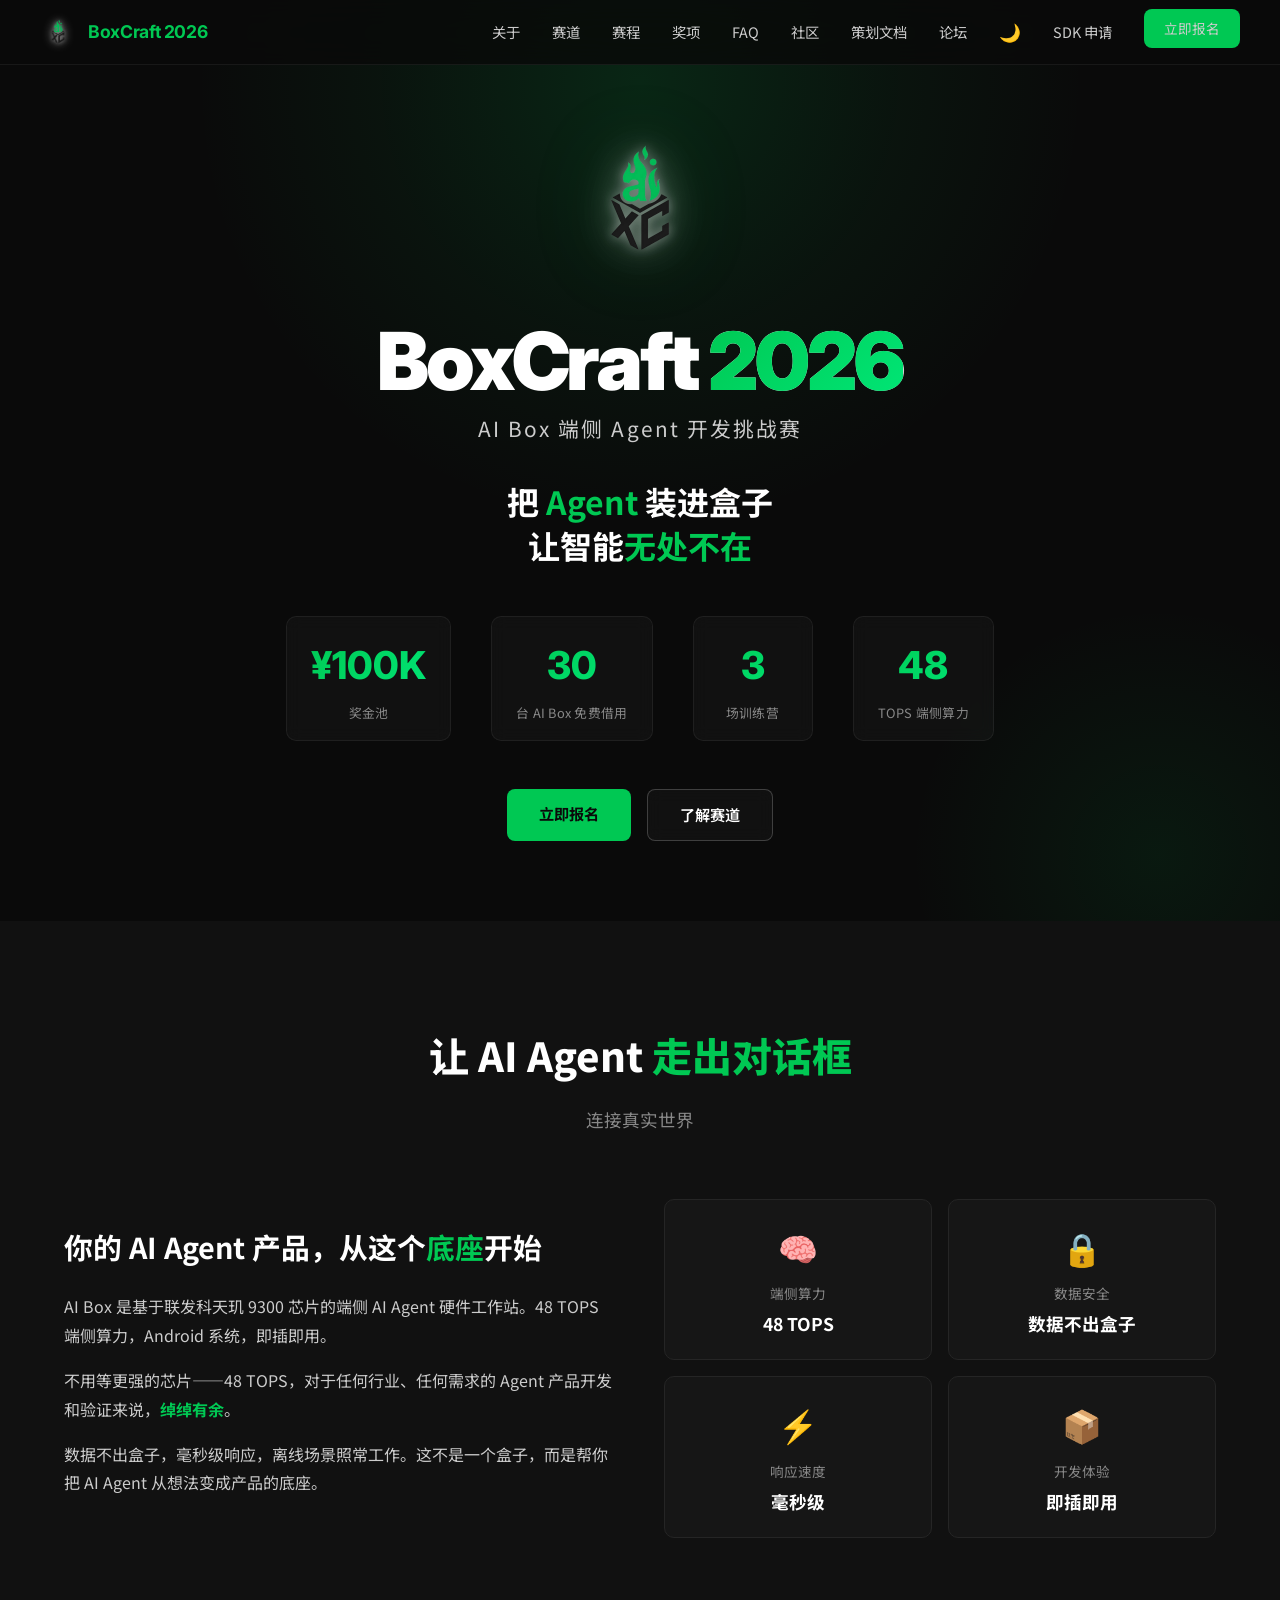
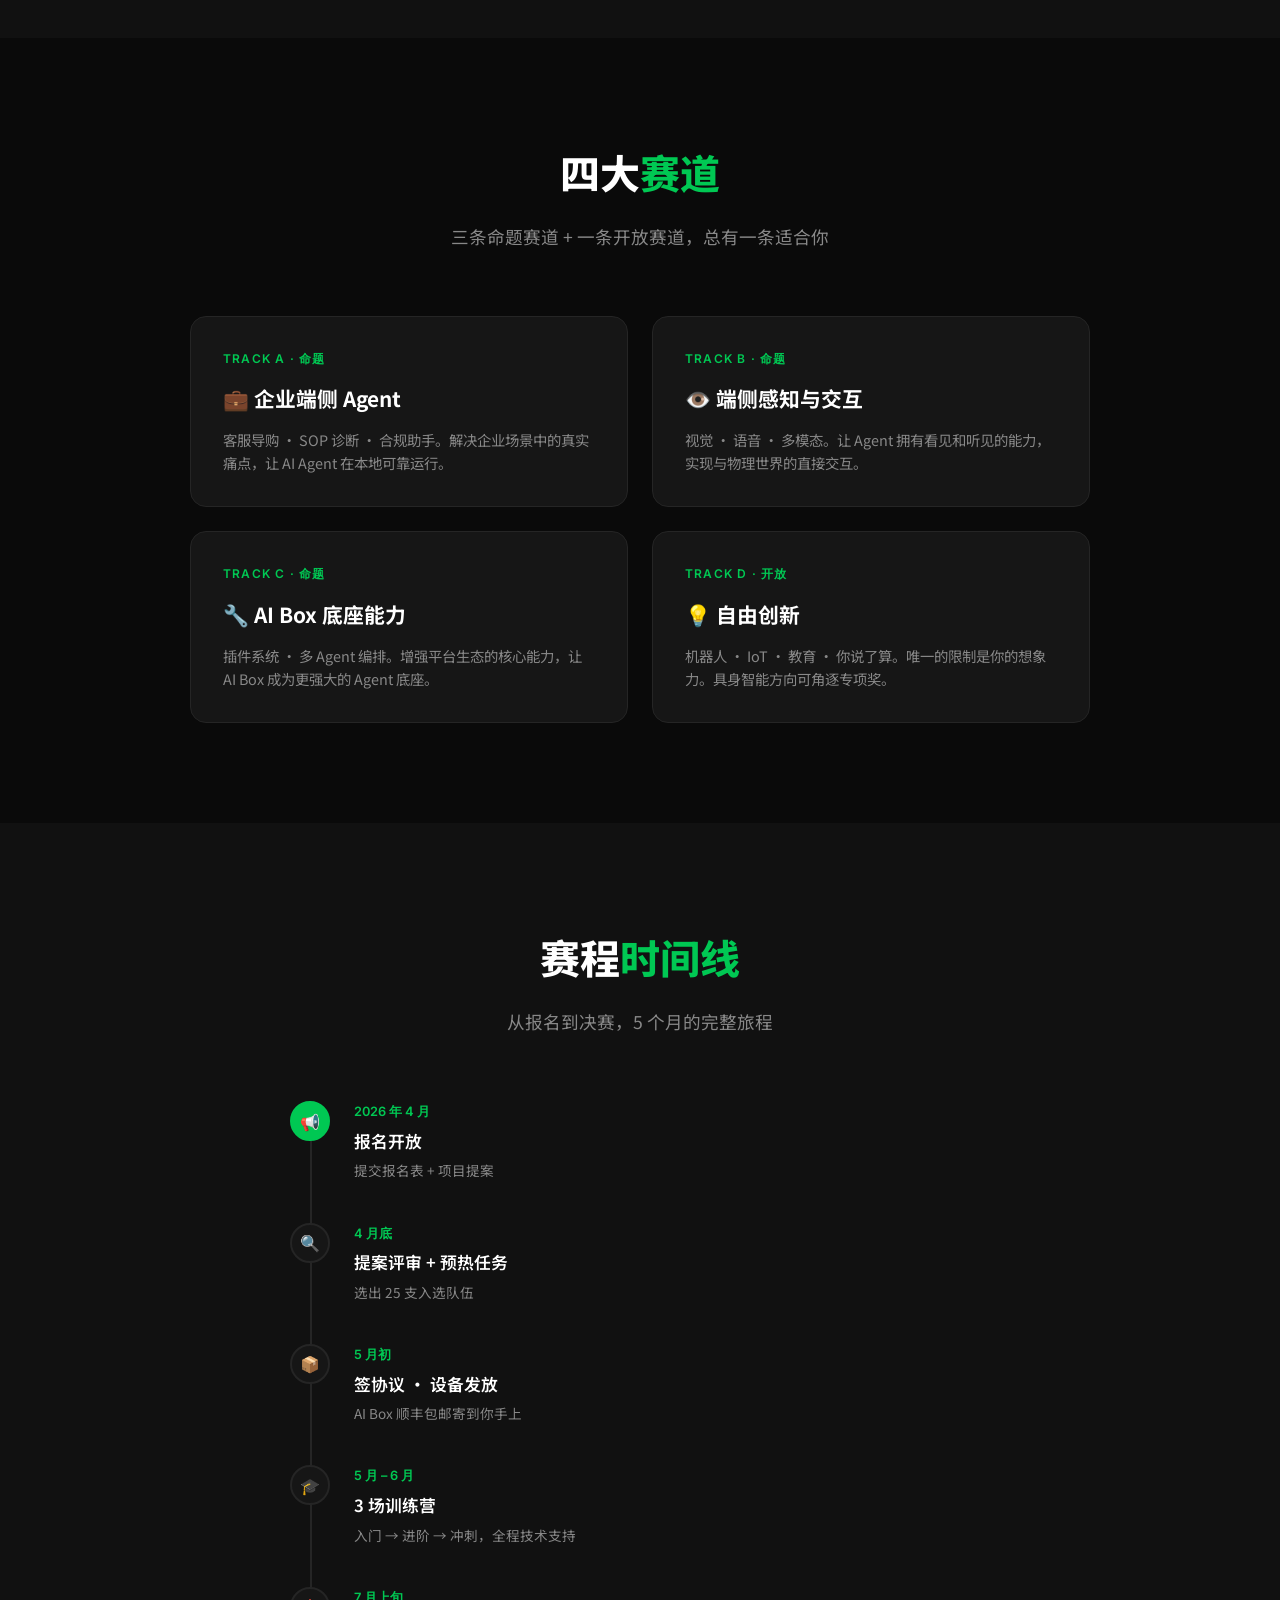
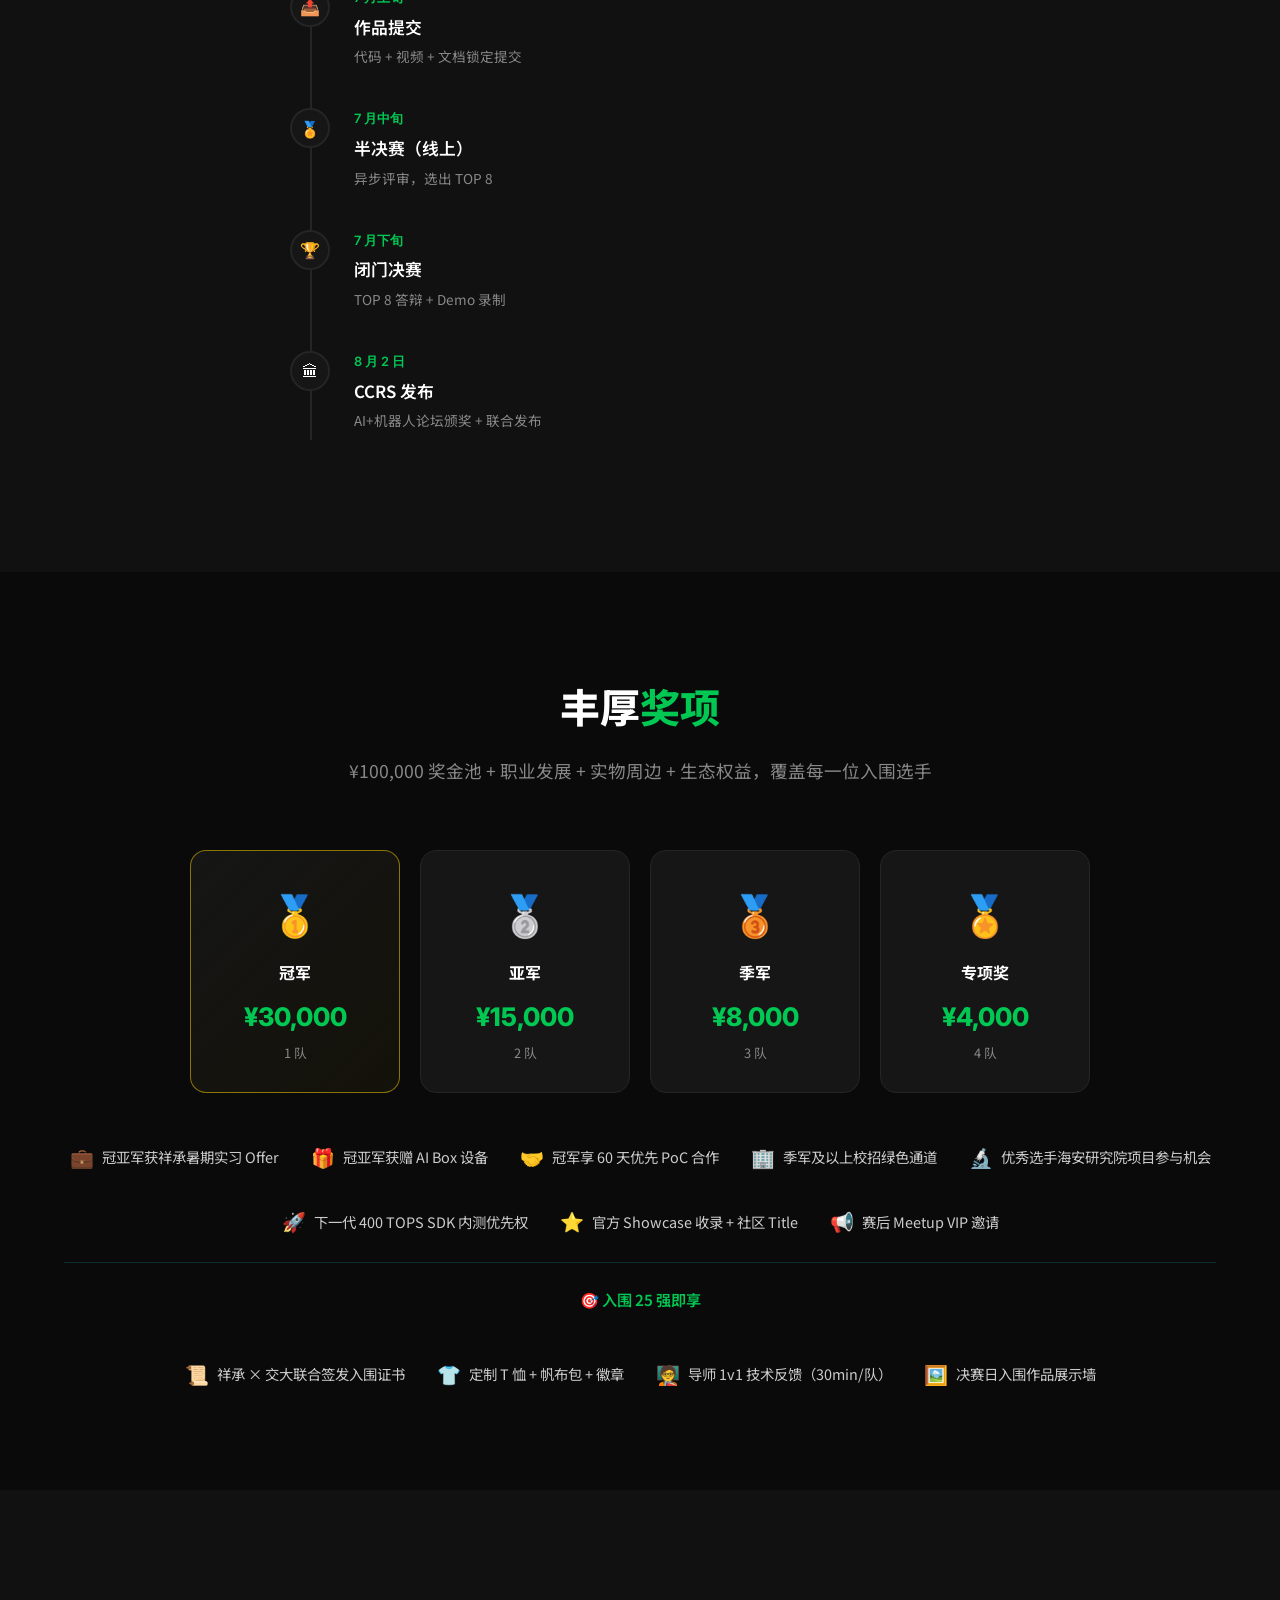
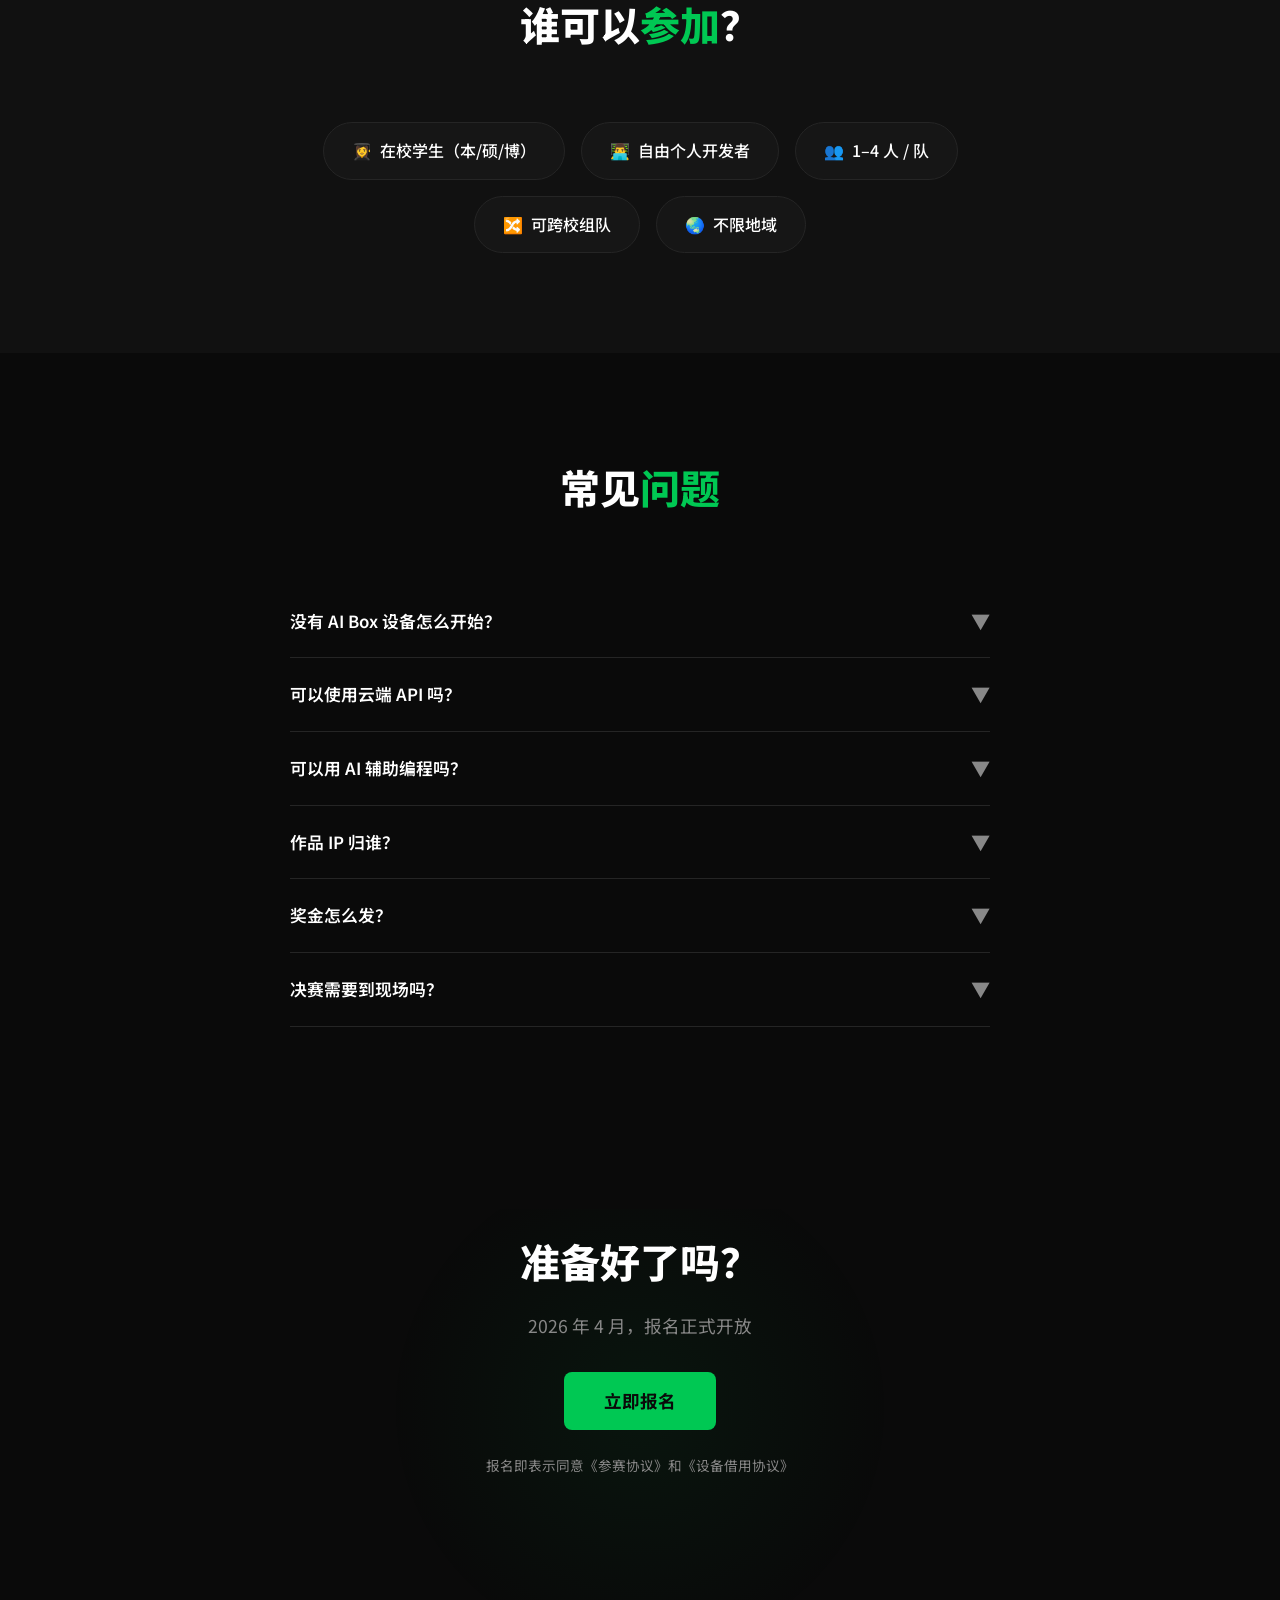
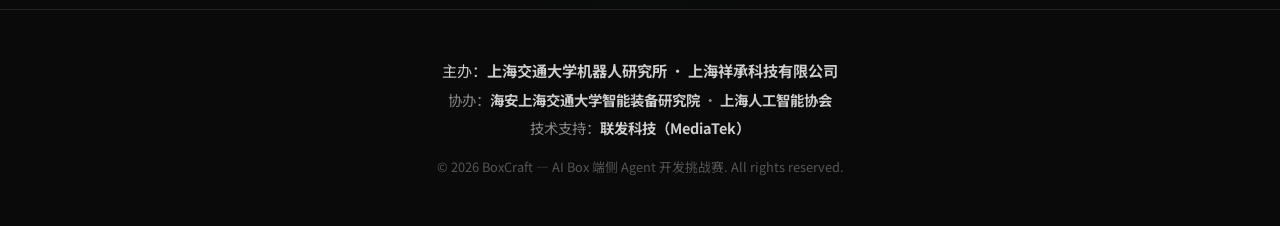
<file: index.html>
<!DOCTYPE html>
<html lang="zh-CN" data-theme="dark">

<head>
  <meta charset="UTF-8">
  <meta name="viewport" content="width=device-width, initial-scale=1.0">
  <title>BoxCraft 2026 — AI Box 端侧 Agent 开发挑战赛</title>
  <meta name="description"
    content="BoxCraft 2026 是面向开发者的端侧 AI Agent 挑战赛。基于 AI Box 48 TOPS 端侧算力，打造可落地的 Agent 应用。¥100,000 奖金池，30 台设备免费借用。">
  <link rel="icon" type="image/png" href="assets/logo.png">
  <link rel="stylesheet" href="style.css">
</head>

<body>

  <!-- NAV -->
  <nav>
    <div class="nav-inner">
      <a href="#" class="nav-logo">
        <img src="assets/logo.png" alt="BoxCraft">
        <span>BoxCraft <span class="year">2026</span></span>
      </a>
      <div class="hamburger"
        onclick="this.classList.toggle('active');document.querySelector('.nav-links').classList.toggle('open')">
        <span></span><span></span><span></span>
      </div>
      <ul class="nav-links"
        onclick="if(window.innerWidth<=768){this.classList.remove('open');document.querySelector('.hamburger').classList.remove('active')}">
        <li><a href="#about">关于</a></li>
        <li><a href="#tracks">赛道</a></li>
        <li><a href="#timeline">赛程</a></li>
        <li><a href="#prizes">奖项</a></li>
        <li><a href="#faq">FAQ</a></li>
        <li><a href="community.html">社区</a></li>
        <li><a href="docs.html">策划文档</a></li>
        <li><a href="forum.html">论坛</a></li>
        <li><a href="#" onclick="toggleTheme();return false;" id="themeToggle" title="切换主题"
            style="font-size:1.1rem;">🌙</a></li>
        <li><a href="sdk.html" style="color:var(--green)">SDK 申请</a></li>
        <li><a href="register.html" class="btn-primary" style="padding:8px 20px; font-size:0.85rem;">立即报名</a></li>
      </ul>
    </div>
  </nav>

  <!-- HERO -->
  <section class="hero" id="home">
    <div class="hero-content">
      <img src="assets/logo.png" alt="BoxCraft Logo" class="hero-logo">
      <h1>BoxCraft <span class="year">2026</span></h1>
      <p class="subtitle">AI Box 端侧 Agent 开发挑战赛</p>
      <p class="slogan">
        把 <span class="highlight">Agent</span> 装进盒子<br>
        让智能<span class="highlight">无处不在</span>
      </p>
      <div class="hero-stats">
        <div class="stat">
          <div class="stat-value">¥100K</div>
          <div class="stat-label">奖金池</div>
        </div>
        <div class="stat">
          <div class="stat-value">30</div>
          <div class="stat-label">台 AI Box 免费借用</div>
        </div>
        <div class="stat">
          <div class="stat-value">3</div>
          <div class="stat-label">场训练营</div>
        </div>
        <div class="stat">
          <div class="stat-value">48</div>
          <div class="stat-label">TOPS 端侧算力</div>
        </div>
      </div>
      <div class="hero-buttons">
        <a href="register.html" class="btn-primary">立即报名</a>
        <a href="#tracks" class="btn-outline">了解赛道</a>
      </div>
    </div>
  </section>

  <!-- ABOUT -->
  <section id="about" style="background: var(--dark);">
    <div class="container">
      <div class="section-title fade-in">
        <h2>让 AI Agent <span class="green">走出对话框</span></h2>
        <p>连接真实世界</p>
      </div>
      <div class="about-grid fade-in">
        <div class="about-text">
          <h3>你的 AI Agent 产品，从这个<span style="color:var(--green)">底座</span>开始</h3>
          <p>AI Box 是基于联发科天玑 9300 芯片的端侧 AI Agent 硬件工作站。48 TOPS 端侧算力，Android 系统，即插即用。</p>
          <p>不用等更强的芯片——48 TOPS，对于任何行业、任何需求的 Agent 产品开发和验证来说，<strong style="color:var(--green)">绰绰有余</strong>。</p>
          <p>数据不出盒子，毫秒级响应，离线场景照常工作。这不是一个盒子，而是帮你把 AI Agent 从想法变成产品的底座。</p>
        </div>
        <div class="about-features">
          <div class="about-feature">
            <div class="icon">🧠</div>
            <div class="label">端侧算力</div>
            <div class="value">48 TOPS</div>
          </div>
          <div class="about-feature">
            <div class="icon">🔒</div>
            <div class="label">数据安全</div>
            <div class="value">数据不出盒子</div>
          </div>
          <div class="about-feature">
            <div class="icon">⚡</div>
            <div class="label">响应速度</div>
            <div class="value">毫秒级</div>
          </div>
          <div class="about-feature">
            <div class="icon">📦</div>
            <div class="label">开发体验</div>
            <div class="value">即插即用</div>
          </div>
        </div>
      </div>
    </div>
  </section>

  <!-- TRACKS -->
  <section id="tracks">
    <div class="container">
      <div class="section-title fade-in">
        <h2>四大<span class="green">赛道</span></h2>
        <p>三条命题赛道 + 一条开放赛道，总有一条适合你</p>
      </div>
      <div class="tracks-grid fade-in">
        <div class="track-card">
          <div class="track-label">Track A · 命题</div>
          <h3>💼 企业端侧 Agent</h3>
          <p>客服导购 · SOP 诊断 · 合规助手。解决企业场景中的真实痛点，让 AI Agent 在本地可靠运行。</p>
        </div>
        <div class="track-card">
          <div class="track-label">Track B · 命题</div>
          <h3>👁️ 端侧感知与交互</h3>
          <p>视觉 · 语音 · 多模态。让 Agent 拥有看见和听见的能力，实现与物理世界的直接交互。</p>
        </div>
        <div class="track-card">
          <div class="track-label">Track C · 命题</div>
          <h3>🔧 AI Box 底座能力</h3>
          <p>插件系统 · 多 Agent 编排。增强平台生态的核心能力，让 AI Box 成为更强大的 Agent 底座。</p>
        </div>
        <div class="track-card">
          <div class="track-label">Track D · 开放</div>
          <h3>💡 自由创新</h3>
          <p>机器人 · IoT · 教育 · 你说了算。唯一的限制是你的想象力。具身智能方向可角逐专项奖。</p>
        </div>
      </div>
    </div>
  </section>

  <!-- TIMELINE -->
  <section id="timeline" style="background: var(--dark);">
    <div class="container">
      <div class="section-title fade-in">
        <h2>赛程<span class="green">时间线</span></h2>
        <p>从报名到决赛，5 个月的完整旅程</p>
      </div>
      <div class="timeline fade-in">
        <div class="timeline-item active">
          <div class="timeline-dot">📢</div>
          <div class="timeline-content">
            <div class="date">2026 年 4 月</div>
            <h4>报名开放</h4>
            <p>提交报名表 + 项目提案</p>
          </div>
        </div>
        <div class="timeline-item">
          <div class="timeline-dot">🔍</div>
          <div class="timeline-content">
            <div class="date">4 月底</div>
            <h4>提案评审 + 预热任务</h4>
            <p>选出 25 支入选队伍</p>
          </div>
        </div>
        <div class="timeline-item">
          <div class="timeline-dot">📦</div>
          <div class="timeline-content">
            <div class="date">5 月初</div>
            <h4>签协议 · 设备发放</h4>
            <p>AI Box 顺丰包邮寄到你手上</p>
          </div>
        </div>
        <div class="timeline-item">
          <div class="timeline-dot">🎓</div>
          <div class="timeline-content">
            <div class="date">5 月 – 6 月</div>
            <h4>3 场训练营</h4>
            <p>入门 → 进阶 → 冲刺，全程技术支持</p>
          </div>
        </div>
        <div class="timeline-item">
          <div class="timeline-dot">📤</div>
          <div class="timeline-content">
            <div class="date">7 月上旬</div>
            <h4>作品提交</h4>
            <p>代码 + 视频 + 文档锁定提交</p>
          </div>
        </div>
        <div class="timeline-item">
          <div class="timeline-dot">🏅</div>
          <div class="timeline-content">
            <div class="date">7 月中旬</div>
            <h4>半决赛（线上）</h4>
            <p>异步评审，选出 TOP 8</p>
          </div>
        </div>
        <div class="timeline-item">
          <div class="timeline-dot">🏆</div>
          <div class="timeline-content">
            <div class="date">7 月下旬</div>
            <h4>闭门决赛</h4>
            <p>TOP 8 答辩 + Demo 录制</p>
          </div>
        </div>
        <div class="timeline-item">
          <div class="timeline-dot">🏛</div>
          <div class="timeline-content">
            <div class="date">8 月 2 日</div>
            <h4>CCRS 发布</h4>
            <p>AI+机器人论坛颁奖 + 联合发布</p>
          </div>
        </div>
      </div>
    </div>
  </section>

  <!-- PRIZES -->
  <section id="prizes">
    <div class="container">
      <div class="section-title fade-in">
        <h2>丰厚<span class="green">奖项</span></h2>
        <p>¥100,000 奖金池 + 职业发展 + 实物周边 + 生态权益，覆盖每一位入围选手</p>
      </div>
      <div class="prizes-grid fade-in">
        <div class="prize-card gold">
          <div class="prize-icon">🥇</div>
          <div class="prize-title">冠军</div>
          <div class="prize-amount">¥30,000</div>
          <div class="prize-count">1 队</div>
        </div>
        <div class="prize-card">
          <div class="prize-icon">🥈</div>
          <div class="prize-title">亚军</div>
          <div class="prize-amount">¥15,000</div>
          <div class="prize-count">2 队</div>
        </div>
        <div class="prize-card">
          <div class="prize-icon">🥉</div>
          <div class="prize-title">季军</div>
          <div class="prize-amount">¥8,000</div>
          <div class="prize-count">3 队</div>
        </div>
        <div class="prize-card">
          <div class="prize-icon">🏅</div>
          <div class="prize-title">专项奖</div>
          <div class="prize-amount">¥4,000</div>
          <div class="prize-count">4 队</div>
        </div>
      </div>
      <!-- 获奖权益体系 -->
      <div class="prizes-extra fade-in">
        <div class="extra-item"><span class="icon">💼</span> 冠亚军获祥承暑期实习 Offer</div>
        <div class="extra-item"><span class="icon">🎁</span> 冠亚军获赠 AI Box 设备</div>
        <div class="extra-item"><span class="icon">🤝</span> 冠军享 60 天优先 PoC 合作</div>
        <div class="extra-item"><span class="icon">🏢</span> 季军及以上校招绿色通道</div>
        <div class="extra-item"><span class="icon">🔬</span> 优秀选手海安研究院项目参与机会</div>
        <div class="extra-item"><span class="icon">🚀</span> 下一代 400 TOPS SDK 内测优先权</div>
        <div class="extra-item"><span class="icon">⭐</span> 官方 Showcase 收录 + 社区 Title</div>
        <div class="extra-item"><span class="icon">📢</span> 赛后 Meetup VIP 邀请</div>
      </div>
      <!-- 全员参赛者权益 -->
      <div class="prizes-extra fade-in"
        style="margin-top: 1.5rem; border-top: 1px solid rgba(20,184,166,0.2); padding-top: 1.5rem;">
        <div
          style="width:100%; text-align:center; margin-bottom:0.8rem; font-size:0.95rem; color:var(--green); font-weight:600;">
          🎯 入围 25 强即享</div>
        <div class="extra-item"><span class="icon">📜</span> 祥承 × 交大联合签发入围证书</div>
        <div class="extra-item"><span class="icon">👕</span> 定制 T 恤 + 帆布包 + 徽章</div>
        <div class="extra-item"><span class="icon">🧑‍🏫</span> 导师 1v1 技术反馈（30min/队）</div>
        <div class="extra-item"><span class="icon">🖼️</span> 决赛日入围作品展示墙</div>
      </div>
    </div>
  </section>

  <!-- WHO -->
  <section style="background: var(--dark);">
    <div class="container">
      <div class="section-title fade-in">
        <h2>谁可以<span class="green">参加</span>？</h2>
      </div>
      <div class="who-tags fade-in">
        <div class="who-tag"><span class="icon">👩‍🎓</span>在校学生（本/硕/博）</div>
        <div class="who-tag"><span class="icon">👨‍💻</span>自由个人开发者</div>
        <div class="who-tag"><span class="icon">👥</span>1–4 人 / 队</div>
        <div class="who-tag"><span class="icon">🔀</span>可跨校组队</div>
        <div class="who-tag"><span class="icon">🌏</span>不限地域</div>
      </div>
    </div>
  </section>

  <!-- FAQ -->
  <section id="faq">
    <div class="container">
      <div class="section-title fade-in">
        <h2>常见<span class="green">问题</span></h2>
      </div>
      <div class="faq-list fade-in">
        <div class="faq-item">
          <div class="faq-q" onclick="toggleFaq(this)">
            <span>没有 AI Box 设备怎么开始？</span>
            <span class="arrow">▼</span>
          </div>
          <div class="faq-a">报名不需要设备。通过筛选后我们会免费寄送 AI Box。前期可使用 SDK 模拟环境开发。</div>
        </div>
        <div class="faq-item">
          <div class="faq-q" onclick="toggleFaq(this)">
            <span>可以使用云端 API 吗？</span>
            <span class="arrow">▼</span>
          </div>
          <div class="faq-a">可以辅助使用，但核心功能须在端侧运行。端侧能力是评审加分项。</div>
        </div>
        <div class="faq-item">
          <div class="faq-q" onclick="toggleFaq(this)">
            <span>可以用 AI 辅助编程吗？</span>
            <span class="arrow">▼</span>
          </div>
          <div class="faq-a">鼓励使用！需在 README 中披露工具名称，代码须可解释、可复现。</div>
        </div>
        <div class="faq-item">
          <div class="faq-q" onclick="toggleFaq(this)">
            <span>作品 IP 归谁？</span>
            <span class="arrow">▼</span>
          </div>
          <div class="faq-a">归参赛团队所有。不强制开源。赛后 60 天内主办方享有优先合作权。</div>
        </div>
        <div class="faq-item">
          <div class="faq-q" onclick="toggleFaq(this)">
            <span>奖金怎么发？</span>
            <span class="arrow">▼</span>
          </div>
          <div class="faq-a">税前金额，代扣 20% 个人所得税后银行转账，颁奖后 30 天内到账。</div>
        </div>
        <div class="faq-item">
          <div class="faq-q" onclick="toggleFaq(this)">
            <span>决赛需要到现场吗？</span>
            <span class="arrow">▼</span>
          </div>
          <div class="faq-a">TOP 8 先参加 7 月下旬闭门决赛并录制 Demo，8/2 受邀在 CCRS 2026 AI+机器人论坛参加颁奖与成果发布。</div>
        </div>
      </div>
    </div>
  </section>

  <!-- CTA / REGISTER -->
  <section class="cta-section" id="register">
    <h2>准备好了吗？</h2>
    <p>2026 年 4 月，报名正式开放</p>
    <a href="register.html" class="btn-primary" style="font-size:1.1rem; padding: 14px 40px;">立即报名</a>
    <p style="margin-top: 16px; font-size: 0.85rem; color: var(--gray);">报名即表示同意《参赛协议》和《设备借用协议》</p>
  </section>

  <!-- FOOTER -->
  <footer>
    <div class="organizers">
      <div class="org-row">主办：<strong>上海交通大学机器人研究所</strong> · <strong>上海祥承科技有限公司</strong></div>
      <div class="org-row">协办：<strong>海安上海交通大学智能装备研究院</strong> · <strong>上海人工智能协会</strong></div>
      <div class="org-row">技术支持：<strong>联发科技（MediaTek）</strong></div>
    </div>
    <div class="copyright">
      © 2026 BoxCraft — AI Box 端侧 Agent 开发挑战赛. All rights reserved.
    </div>
  </footer>

  <!-- JS -->
  <script>
    // FAQ Toggle
    function toggleFaq(el) {
      const item = el.parentElement;
      item.classList.toggle('open');
    }

    // Scroll Animations
    const observer = new IntersectionObserver((entries) => {
      entries.forEach(entry => {
        if (entry.isIntersecting) {
          entry.target.classList.add('visible');
        }
      });
    }, { threshold: 0.1 });

    document.querySelectorAll('.fade-in').forEach(el => observer.observe(el));

    // Smooth nav highlight
    const navLinks = document.querySelectorAll('.nav-links a:not(.btn-primary)');
    window.addEventListener('scroll', () => {
      const sections = document.querySelectorAll('section[id]');
      let current = '';
      sections.forEach(section => {
        const top = section.offsetTop - 100;
        if (pageYOffset >= top) {
          current = section.getAttribute('id');
        }
      });
      navLinks.forEach(link => {
        link.style.color = link.getAttribute('href') === '#' + current
          ? '#ffffff' : '';
      });
    });
  </script>

  <script>
    function toggleTheme() {
      const html = document.documentElement;
      const next = html.getAttribute('data-theme') === 'dark' ? 'light' : 'dark';
      html.setAttribute('data-theme', next);
      localStorage.setItem('boxcraft-theme', next);
      document.getElementById('themeToggle').textContent = next === 'dark' ? '🌙' : '☀️';
    }
    (function () {
      const saved = localStorage.getItem('boxcraft-theme');
      if (saved) {
        document.documentElement.setAttribute('data-theme', saved);
        const btn = document.getElementById('themeToggle');
        if (btn) btn.textContent = saved === 'dark' ? '🌙' : '☀️';
      }
    })();
  </script>

</body>

</html>
</file>
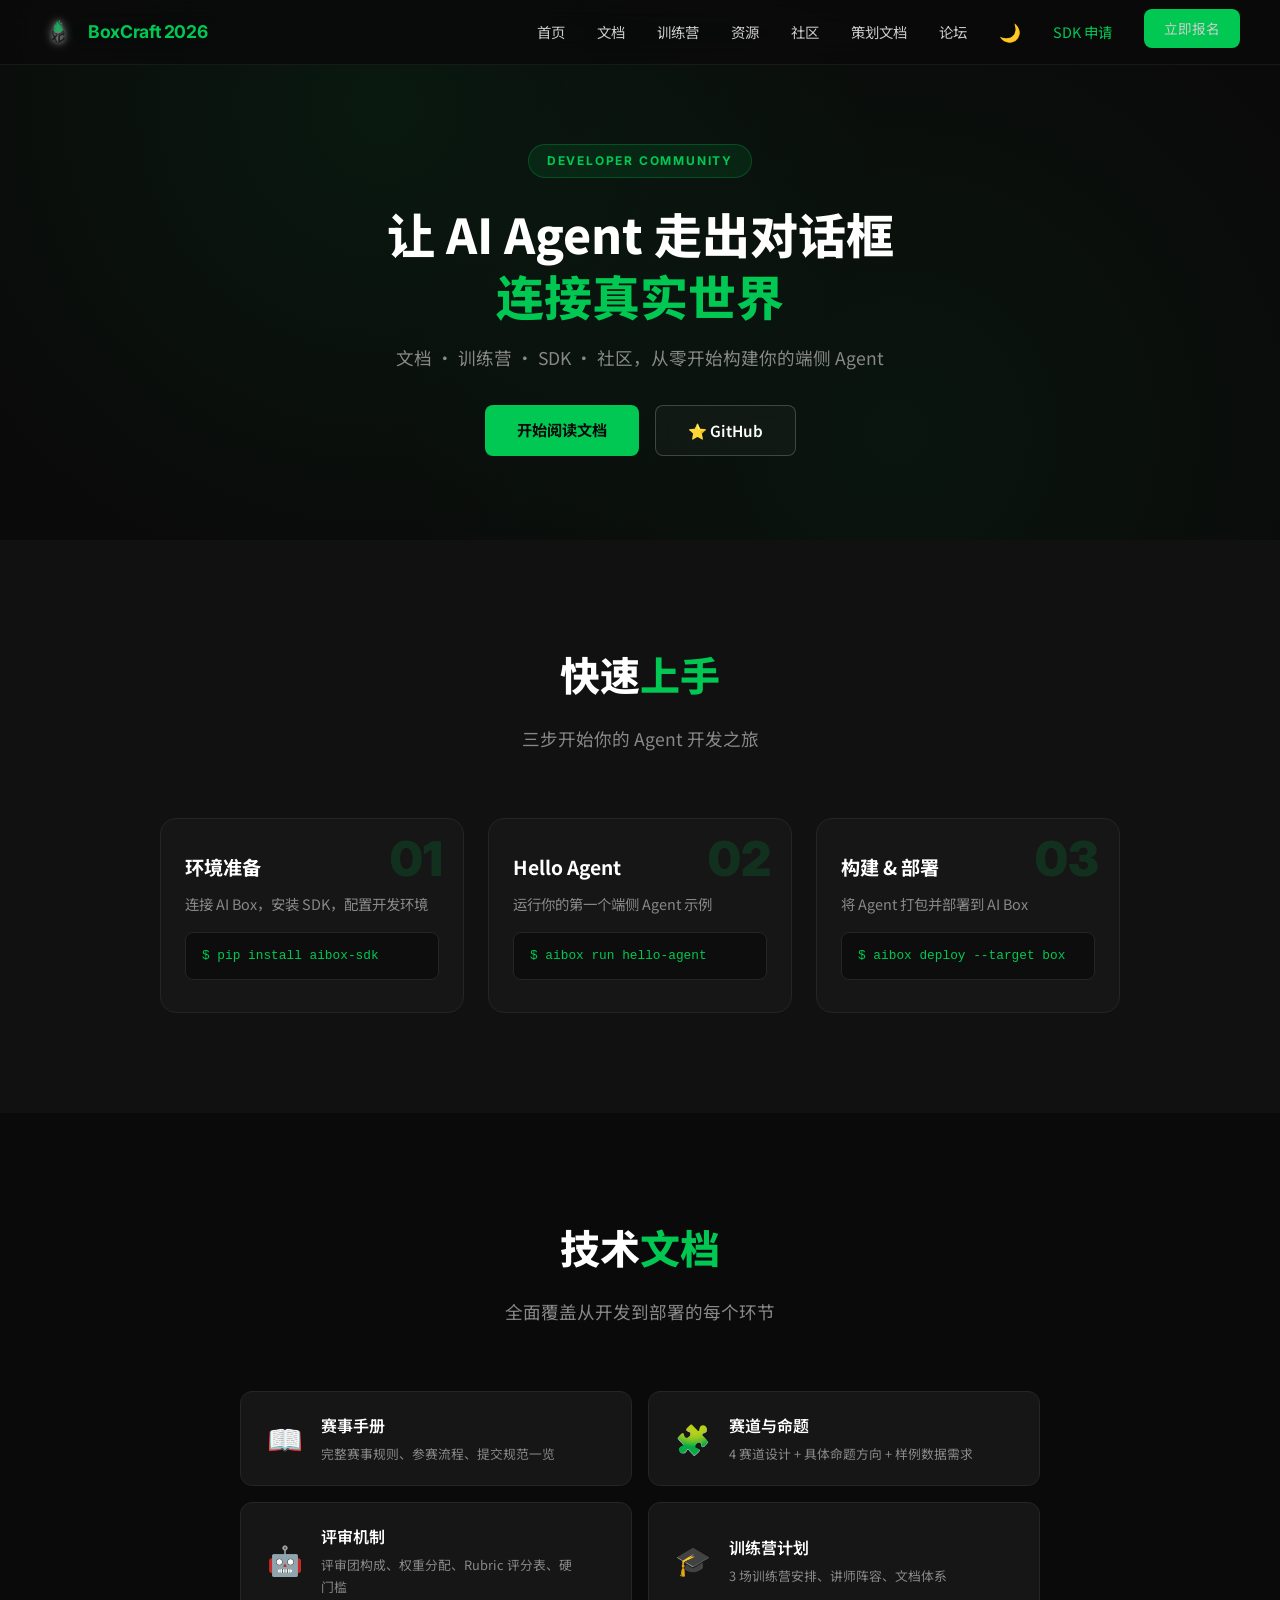
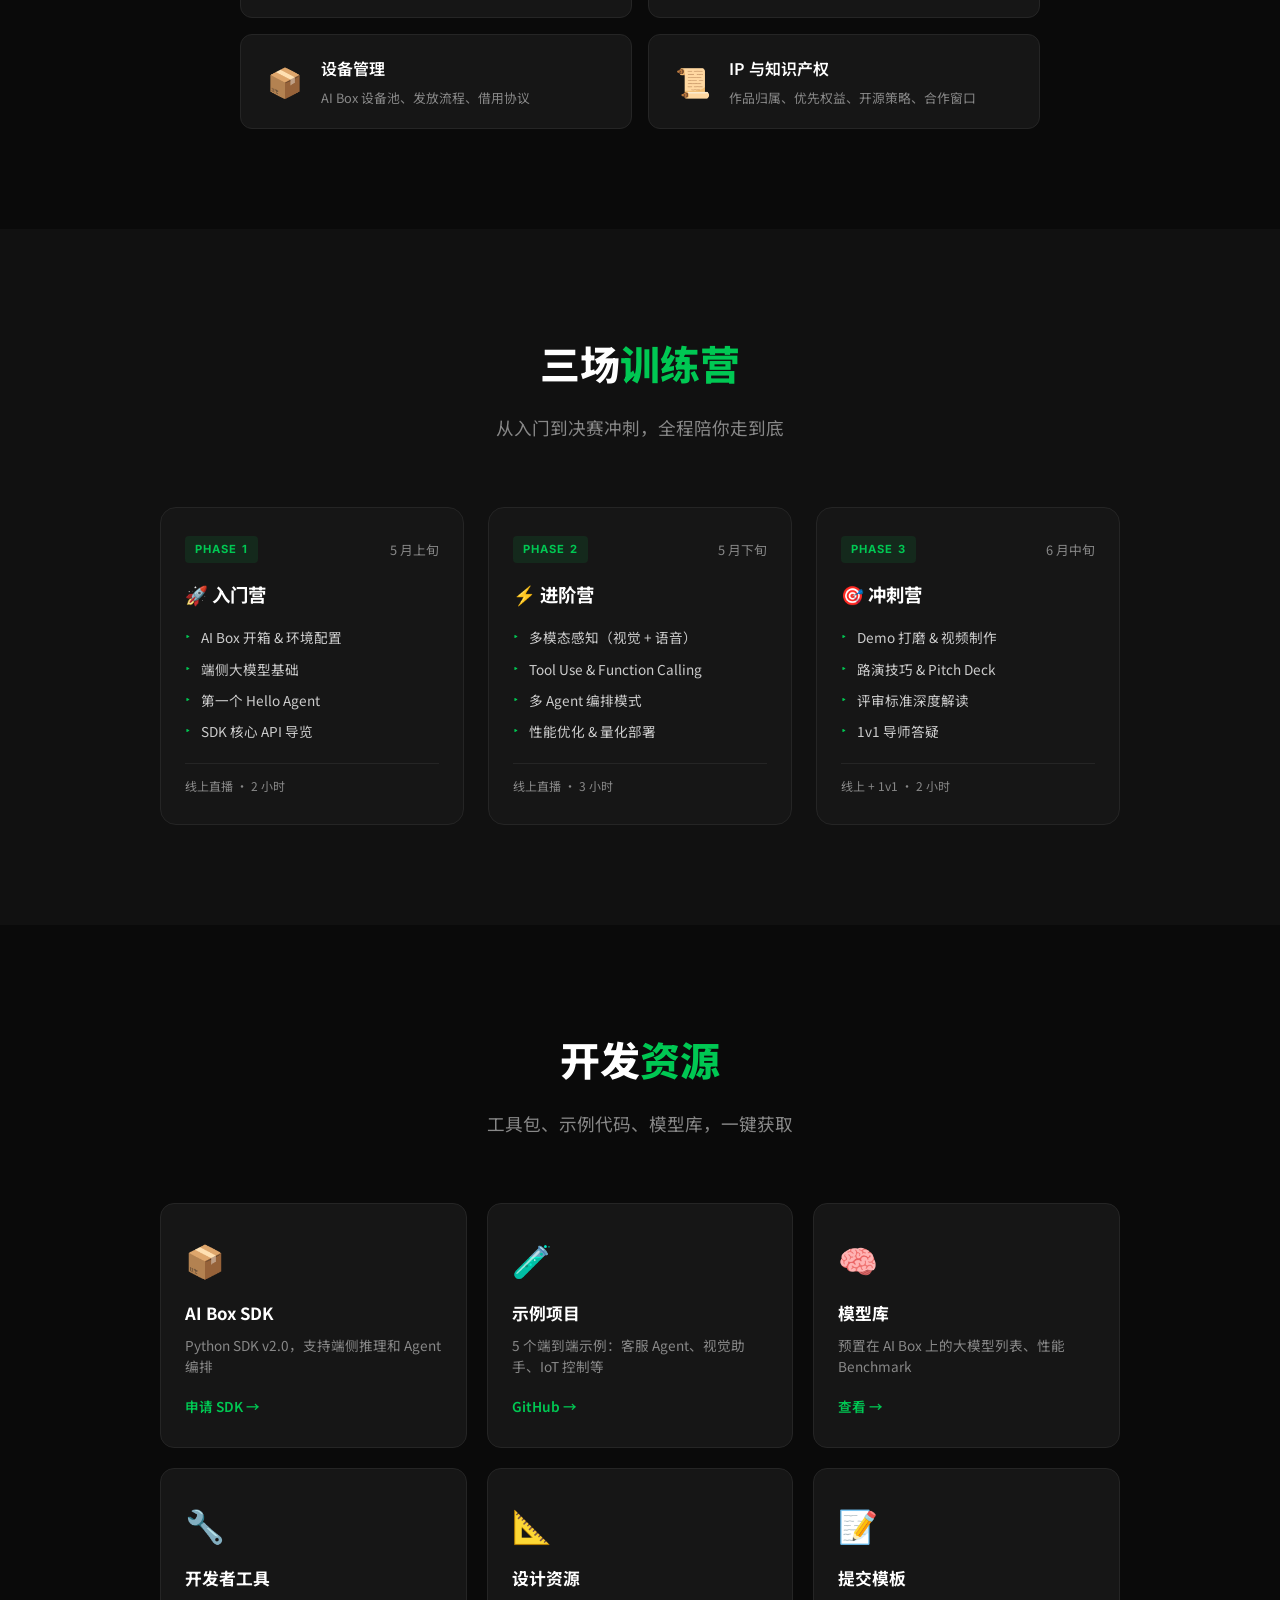
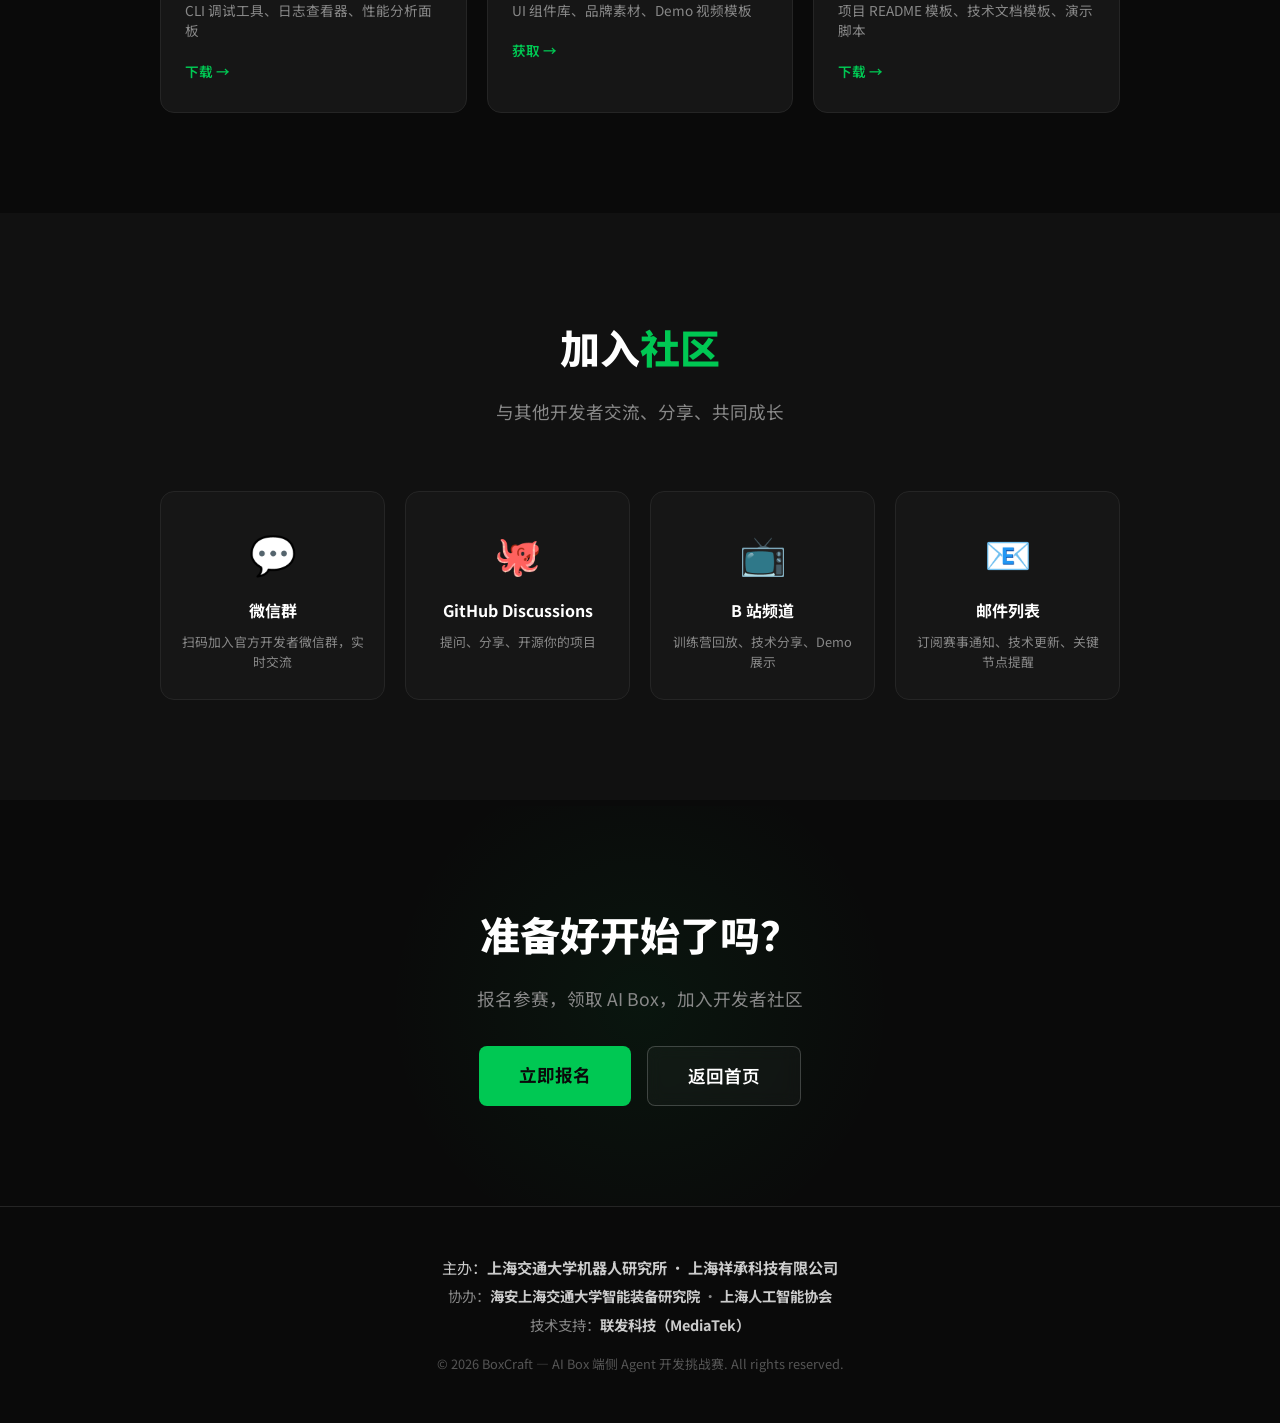
<file: community.html>
<!DOCTYPE html>
<html lang="zh-CN" data-theme="dark">

<head>
    <meta charset="UTF-8">
    <meta name="viewport" content="width=device-width, initial-scale=1.0">
    <title>开发者社区 — BoxCraft 2026</title>
    <meta name="description" content="BoxCraft 2026 开发者社区：技术文档、训练营资源、开发工具包下载、社区论坛，让你从入门到参赛零障碍。">
    <link rel="icon" type="image/png" href="assets/logo.png">
    <link rel="stylesheet" href="style.css">
    <link rel="stylesheet" href="community.css">
</head>

<body>

    <!-- NAV -->
    <nav>
        <div class="nav-inner">
            <a href="index.html" class="nav-logo">
                <img src="assets/logo.png" alt="BoxCraft">
                <span>BoxCraft <span class="year">2026</span></span>
            </a>
            <div class="hamburger"
                onclick="this.classList.toggle('active');document.querySelector('.nav-links').classList.toggle('open')">
                <span></span><span></span><span></span>
            </div>
            <ul class="nav-links"
                onclick="if(window.innerWidth<=768){this.classList.remove('open');document.querySelector('.hamburger').classList.remove('active')}">
                <li><a href="index.html">首页</a></li>
                <li><a href="#docs">文档</a></li>
                <li><a href="#bootcamp">训练营</a></li>
                <li><a href="#resources">资源</a></li>
                <li><a href="#discuss">社区</a></li>
                <li><a href="docs.html">策划文档</a></li>
                <li><a href="forum.html">论坛</a></li>
                <li><a href="#" onclick="toggleTheme();return false;" id="themeToggle" title="切换主题"
                        style="font-size:1.1rem;">🌙</a></li>
                <li><a href="sdk.html" style="color:var(--green)">SDK 申请</a></li>
                <li><a href="register.html" class="btn-primary" style="padding:8px 20px; font-size:0.85rem;">立即报名</a>
                </li>
            </ul>
        </div>
    </nav>

    <!-- HERO -->
    <section class="comm-hero">
        <div class="hero-content">
            <div class="comm-badge">DEVELOPER COMMUNITY</div>
            <h1>让 AI Agent 走出对话框<br><span class="green">连接真实世界</span></h1>
            <p class="subtitle">文档 · 训练营 · SDK · 社区，从零开始构建你的端侧 Agent</p>
            <div class="hero-buttons">
                <a href="#docs" class="btn-primary">开始阅读文档</a>
                <a href="https://github.com" class="btn-outline" target="_blank">⭐ GitHub</a>
            </div>
        </div>
    </section>

    <!-- QUICK START -->
    <section id="docs" style="background: var(--dark);">
        <div class="container">
            <div class="section-title fade-in">
                <h2>快速<span class="green">上手</span></h2>
                <p>三步开始你的 Agent 开发之旅</p>
            </div>
            <div class="steps-grid fade-in">
                <div class="step-card">
                    <div class="step-number">01</div>
                    <h3>环境准备</h3>
                    <p>连接 AI Box，安装 SDK，配置开发环境</p>
                    <div class="code-block">
                        <code>$ pip install aibox-sdk</code>
                    </div>
                </div>
                <div class="step-card">
                    <div class="step-number">02</div>
                    <h3>Hello Agent</h3>
                    <p>运行你的第一个端侧 Agent 示例</p>
                    <div class="code-block">
                        <code>$ aibox run hello-agent</code>
                    </div>
                </div>
                <div class="step-card">
                    <div class="step-number">03</div>
                    <h3>构建 & 部署</h3>
                    <p>将 Agent 打包并部署到 AI Box</p>
                    <div class="code-block">
                        <code>$ aibox deploy --target box</code>
                    </div>
                </div>
            </div>
        </div>
    </section>

    <!-- DOCUMENTATION -->
    <section>
        <div class="container">
            <div class="section-title fade-in">
                <h2>技术<span class="green">文档</span></h2>
                <p>全面覆盖从开发到部署的每个环节</p>
            </div>
            <div class="docs-grid fade-in">
                <a class="doc-card" href="doc-handbook.html">
                    <div class="doc-icon">📖</div>
                    <div class="doc-info">
                        <h4>赛事手册</h4>
                        <p>完整赛事规则、参赛流程、提交规范一览</p>
                    </div>
                    <span class="doc-arrow">→</span>
                </a>
                <a class="doc-card" href="doc-tracks.html">
                    <div class="doc-icon">🧩</div>
                    <div class="doc-info">
                        <h4>赛道与命题</h4>
                        <p>4 赛道设计 + 具体命题方向 + 样例数据需求</p>
                    </div>
                    <span class="doc-arrow">→</span>
                </a>
                <a class="doc-card" href="doc-review.html">
                    <div class="doc-icon">🤖</div>
                    <div class="doc-info">
                        <h4>评审机制</h4>
                        <p>评审团构成、权重分配、Rubric 评分表、硬门槛</p>
                    </div>
                    <span class="doc-arrow">→</span>
                </a>
                <a class="doc-card" href="doc-bootcamp.html">
                    <div class="doc-icon">🎓</div>
                    <div class="doc-info">
                        <h4>训练营计划</h4>
                        <p>3 场训练营安排、讲师阵容、文档体系</p>
                    </div>
                    <span class="doc-arrow">→</span>
                </a>
                <a class="doc-card" href="doc-equipment.html">
                    <div class="doc-icon">📦</div>
                    <div class="doc-info">
                        <h4>设备管理</h4>
                        <p>AI Box 设备池、发放流程、借用协议</p>
                    </div>
                    <span class="doc-arrow">→</span>
                </a>
                <a class="doc-card" href="doc-ip.html">
                    <div class="doc-icon">📜</div>
                    <div class="doc-info">
                        <h4>IP 与知识产权</h4>
                        <p>作品归属、优先权益、开源策略、合作窗口</p>
                    </div>
                    <span class="doc-arrow">→</span>
                </a>
            </div>
        </div>
    </section>

    <!-- BOOTCAMP -->
    <section id="bootcamp" style="background: var(--dark);">
        <div class="container">
            <div class="section-title fade-in">
                <h2>三场<span class="green">训练营</span></h2>
                <p>从入门到决赛冲刺，全程陪你走到底</p>
            </div>
            <div class="bootcamp-timeline fade-in">
                <div class="boot-card">
                    <div class="boot-phase">
                        <span class="boot-badge">PHASE 1</span>
                        <span class="boot-date">5 月上旬</span>
                    </div>
                    <h3>🚀 入门营</h3>
                    <ul>
                        <li>AI Box 开箱 & 环境配置</li>
                        <li>端侧大模型基础</li>
                        <li>第一个 Hello Agent</li>
                        <li>SDK 核心 API 导览</li>
                    </ul>
                    <div class="boot-tag">线上直播 · 2 小时</div>
                </div>
                <div class="boot-card">
                    <div class="boot-phase">
                        <span class="boot-badge">PHASE 2</span>
                        <span class="boot-date">5 月下旬</span>
                    </div>
                    <h3>⚡ 进阶营</h3>
                    <ul>
                        <li>多模态感知（视觉 + 语音）</li>
                        <li>Tool Use & Function Calling</li>
                        <li>多 Agent 编排模式</li>
                        <li>性能优化 & 量化部署</li>
                    </ul>
                    <div class="boot-tag">线上直播 · 3 小时</div>
                </div>
                <div class="boot-card">
                    <div class="boot-phase">
                        <span class="boot-badge">PHASE 3</span>
                        <span class="boot-date">6 月中旬</span>
                    </div>
                    <h3>🎯 冲刺营</h3>
                    <ul>
                        <li>Demo 打磨 & 视频制作</li>
                        <li>路演技巧 & Pitch Deck</li>
                        <li>评审标准深度解读</li>
                        <li>1v1 导师答疑</li>
                    </ul>
                    <div class="boot-tag">线上 + 1v1 · 2 小时</div>
                </div>
            </div>
        </div>
    </section>

    <!-- RESOURCES -->
    <section id="resources">
        <div class="container">
            <div class="section-title fade-in">
                <h2>开发<span class="green">资源</span></h2>
                <p>工具包、示例代码、模型库，一键获取</p>
            </div>
            <div class="resources-grid fade-in">
                <div class="res-card">
                    <div class="res-icon">📦</div>
                    <h4>AI Box SDK</h4>
                    <p>Python SDK v2.0，支持端侧推理和 Agent 编排</p>
                    <a href="sdk.html" class="res-link">申请 SDK →</a>
                </div>
                <div class="res-card">
                    <div class="res-icon">🧪</div>
                    <h4>示例项目</h4>
                    <p>5 个端到端示例：客服 Agent、视觉助手、IoT 控制等</p>
                    <a href="#" class="res-link">GitHub →</a>
                </div>
                <div class="res-card">
                    <div class="res-icon">🧠</div>
                    <h4>模型库</h4>
                    <p>预置在 AI Box 上的大模型列表、性能 Benchmark</p>
                    <a href="#" class="res-link">查看 →</a>
                </div>
                <div class="res-card">
                    <div class="res-icon">🔧</div>
                    <h4>开发者工具</h4>
                    <p>CLI 调试工具、日志查看器、性能分析面板</p>
                    <a href="#" class="res-link">下载 →</a>
                </div>
                <div class="res-card">
                    <div class="res-icon">📐</div>
                    <h4>设计资源</h4>
                    <p>UI 组件库、品牌素材、Demo 视频模板</p>
                    <a href="#" class="res-link">获取 →</a>
                </div>
                <div class="res-card">
                    <div class="res-icon">📝</div>
                    <h4>提交模板</h4>
                    <p>项目 README 模板、技术文档模板、演示脚本</p>
                    <a href="#" class="res-link">下载 →</a>
                </div>
            </div>
        </div>
    </section>

    <!-- COMMUNITY / DISCUSS -->
    <section id="discuss" style="background: var(--dark);">
        <div class="container">
            <div class="section-title fade-in">
                <h2>加入<span class="green">社区</span></h2>
                <p>与其他开发者交流、分享、共同成长</p>
            </div>
            <div class="community-channels fade-in">
                <a class="channel-card" href="#" target="_blank">
                    <div class="ch-icon">💬</div>
                    <h4>微信群</h4>
                    <p>扫码加入官方开发者微信群，实时交流</p>
                </a>
                <a class="channel-card" href="#" target="_blank">
                    <div class="ch-icon">🐙</div>
                    <h4>GitHub Discussions</h4>
                    <p>提问、分享、开源你的项目</p>
                </a>
                <a class="channel-card" href="#" target="_blank">
                    <div class="ch-icon">📺</div>
                    <h4>B 站频道</h4>
                    <p>训练营回放、技术分享、Demo 展示</p>
                </a>
                <a class="channel-card" href="#" target="_blank">
                    <div class="ch-icon">📧</div>
                    <h4>邮件列表</h4>
                    <p>订阅赛事通知、技术更新、关键节点提醒</p>
                </a>
            </div>
        </div>
    </section>

    <!-- CTA -->
    <section class="cta-section">
        <h2>准备好开始了吗？</h2>
        <p>报名参赛，领取 AI Box，加入开发者社区</p>
        <div class="hero-buttons" style="justify-content:center;">
            <a href="register.html" class="btn-primary" style="font-size:1.1rem; padding: 14px 40px;">立即报名</a>
            <a href="index.html" class="btn-outline" style="font-size:1.1rem; padding: 14px 40px;">返回首页</a>
        </div>
    </section>

    <!-- FOOTER -->
    <footer>
        <div class="organizers">
            <div class="org-row">主办：<strong>上海交通大学机器人研究所</strong> · <strong>上海祥承科技有限公司</strong></div>
            <div class="org-row">协办：<strong>海安上海交通大学智能装备研究院</strong> · <strong>上海人工智能协会</strong></div>
            <div class="org-row">技术支持：<strong>联发科技（MediaTek）</strong></div>
        </div>
        <div class="copyright">
            © 2026 BoxCraft — AI Box 端侧 Agent 开发挑战赛. All rights reserved.
        </div>
    </footer>

    <!-- JS -->
    <script>
        const observer = new IntersectionObserver((entries) => {
            entries.forEach(entry => {
                if (entry.isIntersecting) entry.target.classList.add('visible');
            });
        }, { threshold: 0.1 });
        document.querySelectorAll('.fade-in').forEach(el => observer.observe(el));
    </script>


    <script>
        function toggleTheme() {
            const html = document.documentElement;
            const next = html.getAttribute('data-theme') === 'dark' ? 'light' : 'dark';
            html.setAttribute('data-theme', next);
            localStorage.setItem('boxcraft-theme', next);
            const btn = document.getElementById('themeToggle');
            if (btn) btn.textContent = next === 'dark' ? '🌙' : '☀️';
        }
        (function () {
            const saved = localStorage.getItem('boxcraft-theme');
            if (saved) {
                document.documentElement.setAttribute('data-theme', saved);
                const btn = document.getElementById('themeToggle');
                if (btn) btn.textContent = saved === 'dark' ? '🌙' : '☀️';
            }
        })();
    </script>
</body>

</html>
</file>
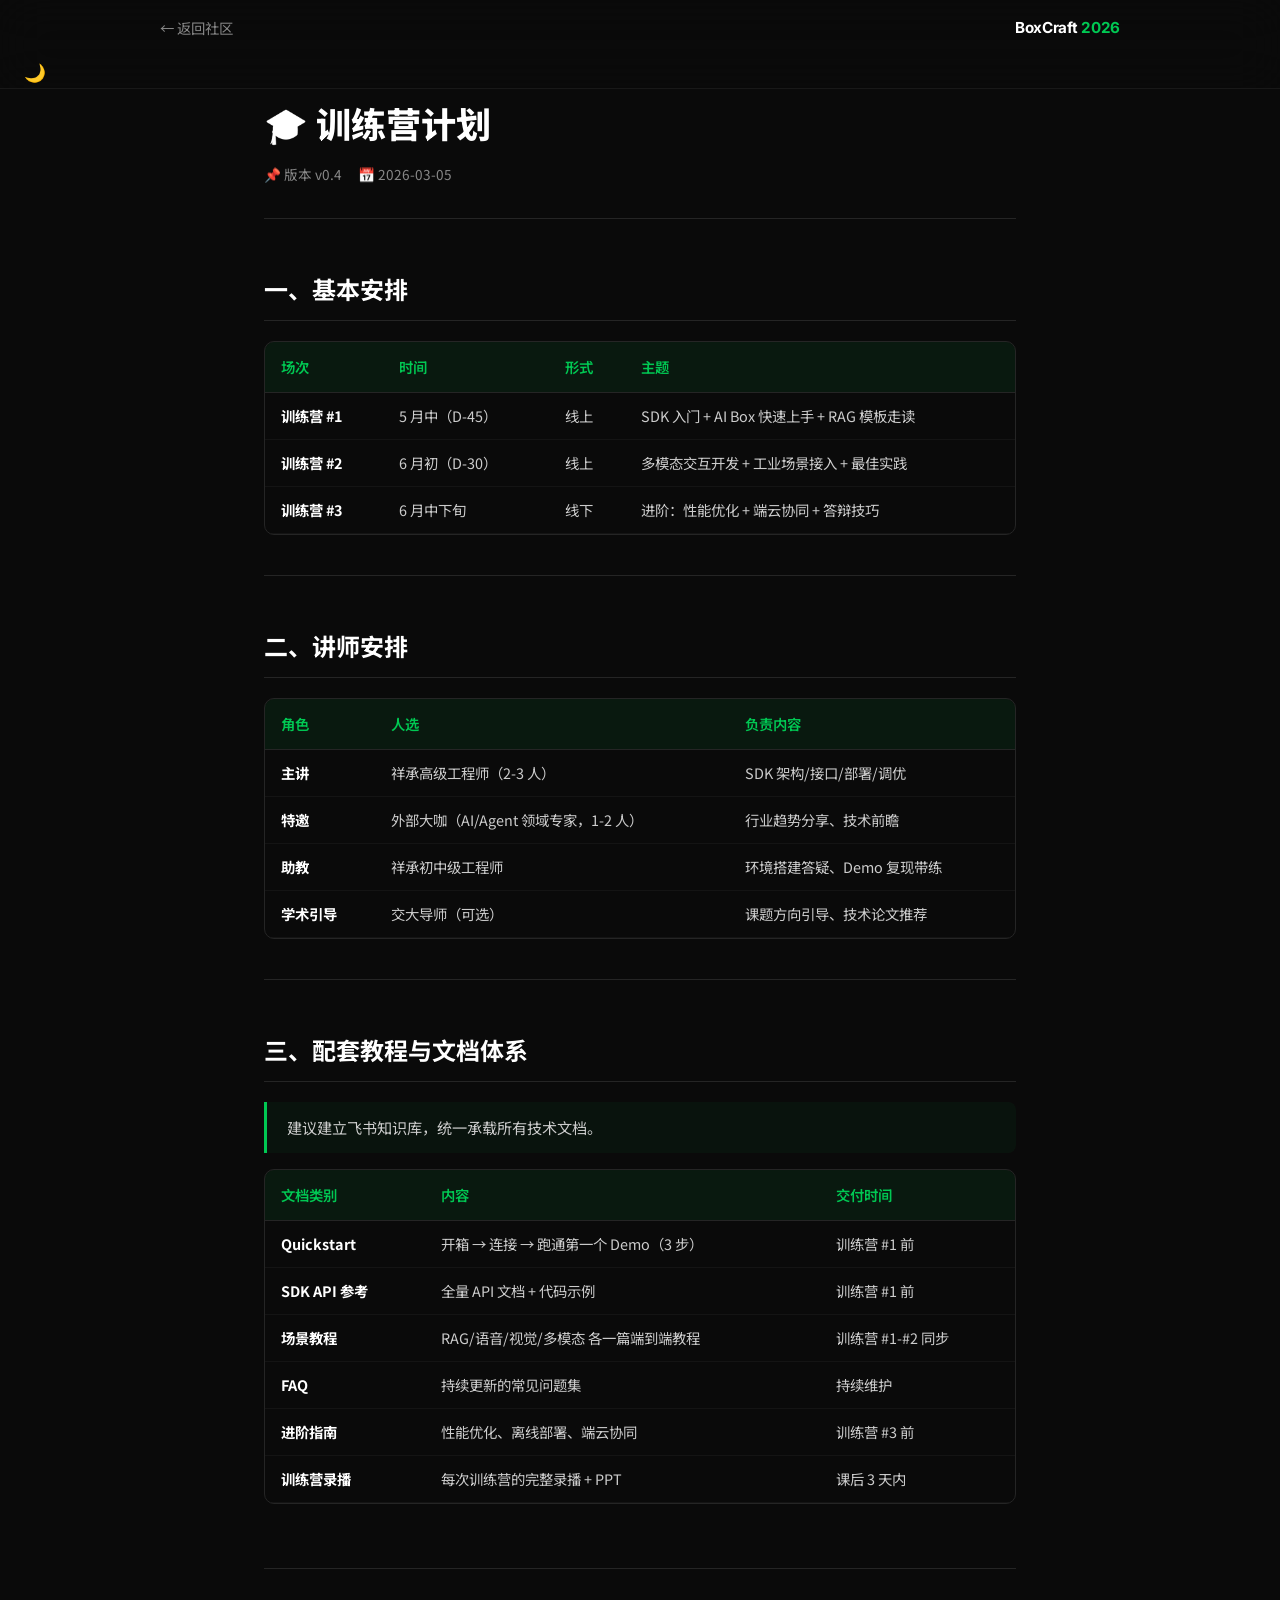
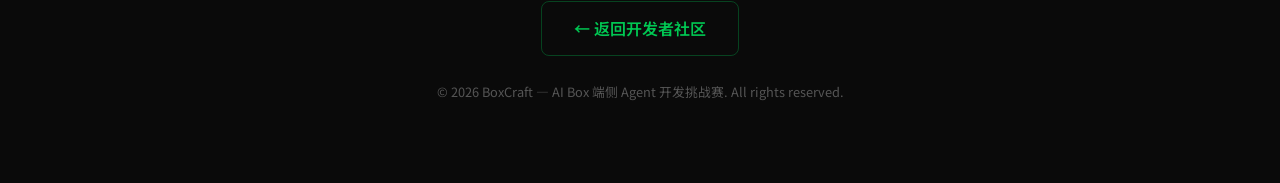
<file: doc-bootcamp.html>
<!DOCTYPE html>
<html lang="zh-CN" data-theme="dark">

<head>
    <meta charset="UTF-8">
    <meta name="viewport" content="width=device-width, initial-scale=1.0">
    <title>训练营计划 — BoxCraft 2026</title>
    <meta name="description" content="BoxCraft 2026 训练营计划：3 场训练营安排、讲师团队、配套教程与文档体系。">
    <link rel="stylesheet" href="doc.css">
</head>

<body>
    <nav class="doc-nav">
        <div class="nav-inner">
            <a href="community.html" class="nav-back">← 返回社区</a>
            <span class="nav-title">BoxCraft <span class="green">2026</span></span>
        </div>
      <a href="#" onclick="toggleTheme();return false;" id="themeToggle" title="切换主题" style="font-size:1.1rem; text-decoration:none; margin-left: auto;">🌙</a>
    </nav>

    <main class="doc-container">
        <header class="doc-header">
            <h1>🎓 训练营计划</h1>
            <div class="meta">
                <span>📌 版本 v0.4</span>
                <span>📅 2026-03-05</span>
            </div>
        </header>

        <article class="doc-content">

            <h2>一、基本安排</h2>
            <div class="table-wrap">
                <table>
                    <thead>
                        <tr>
                            <th>场次</th>
                            <th>时间</th>
                            <th>形式</th>
                            <th>主题</th>
                        </tr>
                    </thead>
                    <tbody>
                        <tr>
                            <td><strong>训练营 #1</strong></td>
                            <td>5 月中（D-45）</td>
                            <td>线上</td>
                            <td>SDK 入门 + AI Box 快速上手 + RAG 模板走读</td>
                        </tr>
                        <tr>
                            <td><strong>训练营 #2</strong></td>
                            <td>6 月初（D-30）</td>
                            <td>线上</td>
                            <td>多模态交互开发 + 工业场景接入 + 最佳实践</td>
                        </tr>
                        <tr>
                            <td><strong>训练营 #3</strong></td>
                            <td>6 月中下旬</td>
                            <td>线下</td>
                            <td>进阶：性能优化 + 端云协同 + 答辩技巧</td>
                        </tr>
                    </tbody>
                </table>
            </div>

            <hr>

            <h2>二、讲师安排</h2>
            <div class="table-wrap">
                <table>
                    <thead>
                        <tr>
                            <th>角色</th>
                            <th>人选</th>
                            <th>负责内容</th>
                        </tr>
                    </thead>
                    <tbody>
                        <tr>
                            <td><strong>主讲</strong></td>
                            <td>祥承高级工程师（2-3 人）</td>
                            <td>SDK 架构/接口/部署/调优</td>
                        </tr>
                        <tr>
                            <td><strong>特邀</strong></td>
                            <td>外部大咖（AI/Agent 领域专家，1-2 人）</td>
                            <td>行业趋势分享、技术前瞻</td>
                        </tr>
                        <tr>
                            <td><strong>助教</strong></td>
                            <td>祥承初中级工程师</td>
                            <td>环境搭建答疑、Demo 复现带练</td>
                        </tr>
                        <tr>
                            <td><strong>学术引导</strong></td>
                            <td>交大导师（可选）</td>
                            <td>课题方向引导、技术论文推荐</td>
                        </tr>
                    </tbody>
                </table>
            </div>

            <hr>

            <h2>三、配套教程与文档体系</h2>
            <blockquote>建议建立飞书知识库，统一承载所有技术文档。</blockquote>
            <div class="table-wrap">
                <table>
                    <thead>
                        <tr>
                            <th>文档类别</th>
                            <th>内容</th>
                            <th>交付时间</th>
                        </tr>
                    </thead>
                    <tbody>
                        <tr>
                            <td><strong>Quickstart</strong></td>
                            <td>开箱 → 连接 → 跑通第一个 Demo（3 步）</td>
                            <td>训练营 #1 前</td>
                        </tr>
                        <tr>
                            <td><strong>SDK API 参考</strong></td>
                            <td>全量 API 文档 + 代码示例</td>
                            <td>训练营 #1 前</td>
                        </tr>
                        <tr>
                            <td><strong>场景教程</strong></td>
                            <td>RAG/语音/视觉/多模态 各一篇端到端教程</td>
                            <td>训练营 #1-#2 同步</td>
                        </tr>
                        <tr>
                            <td><strong>FAQ</strong></td>
                            <td>持续更新的常见问题集</td>
                            <td>持续维护</td>
                        </tr>
                        <tr>
                            <td><strong>进阶指南</strong></td>
                            <td>性能优化、离线部署、端云协同</td>
                            <td>训练营 #3 前</td>
                        </tr>
                        <tr>
                            <td><strong>训练营录播</strong></td>
                            <td>每次训练营的完整录播 + PPT</td>
                            <td>课后 3 天内</td>
                        </tr>
                    </tbody>
                </table>
            </div>

        </article>

        <footer class="doc-footer">
            <a href="community.html" class="back-link">← 返回开发者社区</a>
            <p class="copyright">© 2026 BoxCraft — AI Box 端侧 Agent 开发挑战赛. All rights reserved.</p>
        </footer>
    </main>

  <script>
    function toggleTheme() {
      const html = document.documentElement;
      const next = html.getAttribute('data-theme') === 'dark' ? 'light' : 'dark';
      html.setAttribute('data-theme', next);
      localStorage.setItem('boxcraft-theme', next);
      const btn = document.getElementById('themeToggle');
      if (btn) btn.textContent = next === 'dark' ? '🌙' : '☀️';
    }
    (function() {
      const saved = localStorage.getItem('boxcraft-theme');
      if (saved) {
        document.documentElement.setAttribute('data-theme', saved);
        const btn = document.getElementById('themeToggle');
        if (btn) btn.textContent = saved === 'dark' ? '🌙' : '☀️';
      }
    })();
  </script>
</body>

</html>
</file>
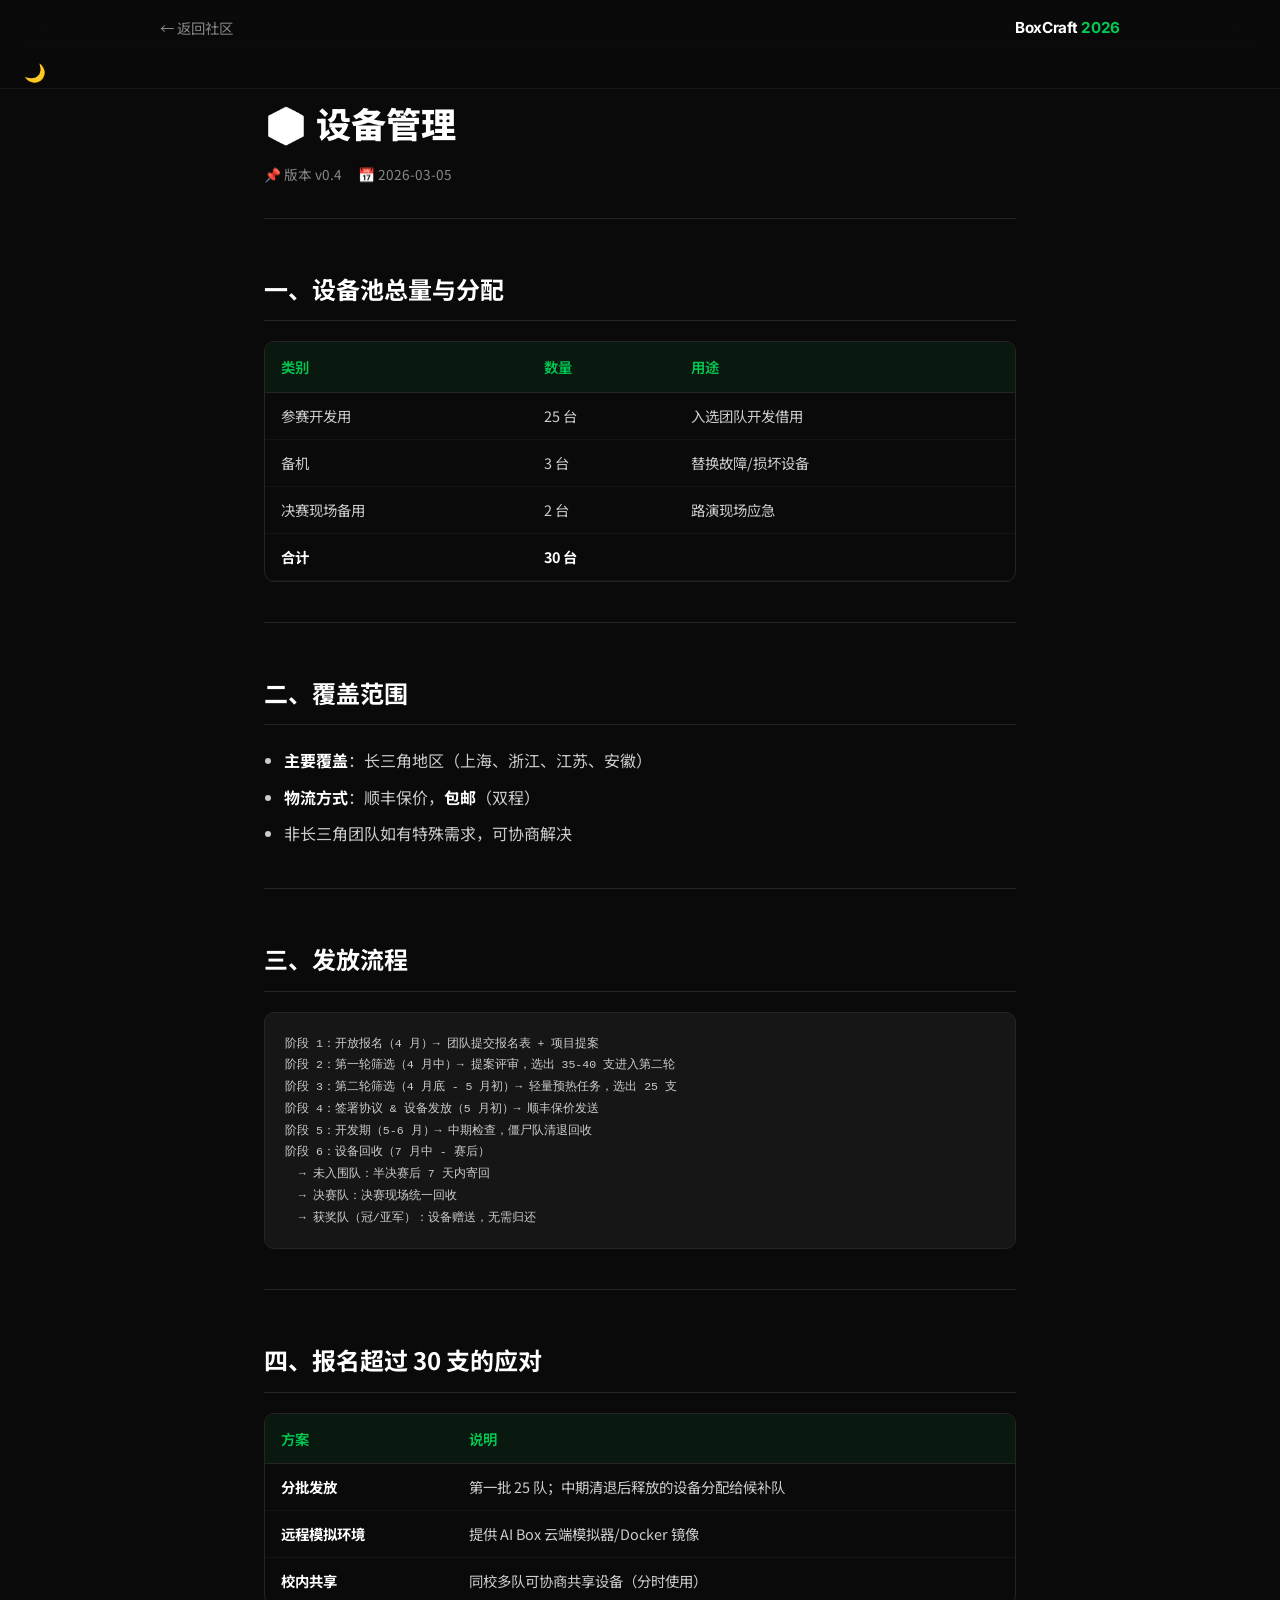
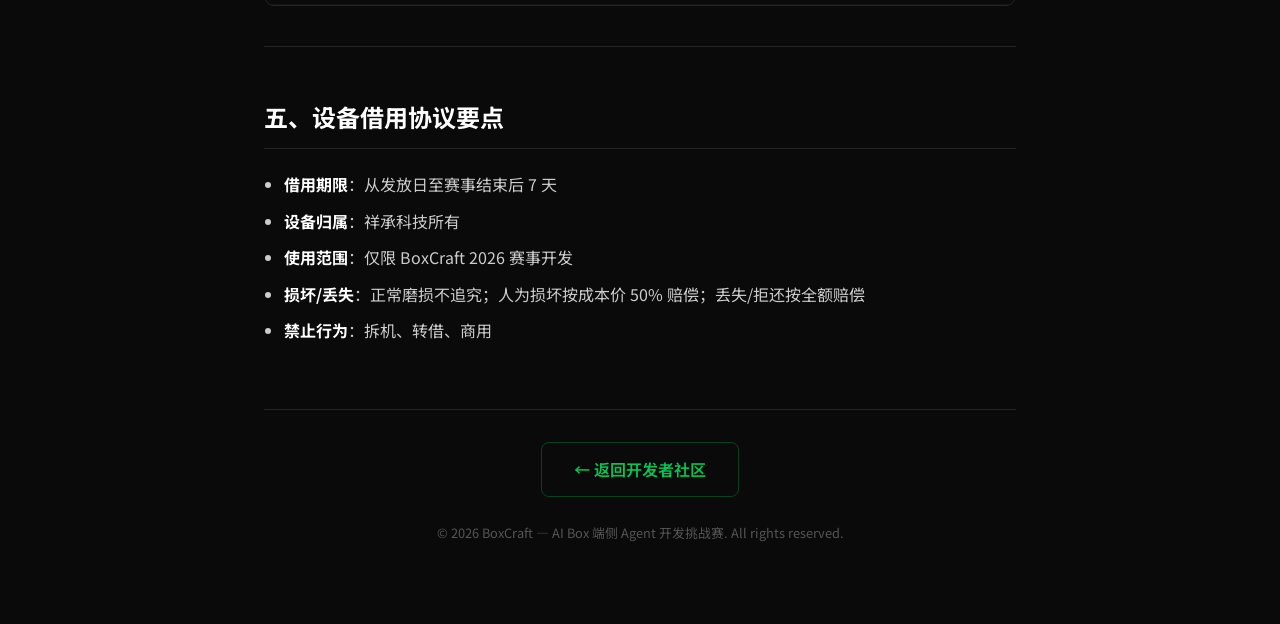
<file: doc-equipment.html>
<!DOCTYPE html>
<html lang="zh-CN" data-theme="dark">

<head>
    <meta charset="UTF-8">
    <meta name="viewport" content="width=device-width, initial-scale=1.0">
    <title>设备管理 — BoxCraft 2026</title>
    <meta name="description" content="BoxCraft 2026 设备管理：AI Box 设备池分配、覆盖范围、发放流程、借用协议。">
    <link rel="stylesheet" href="doc.css">
</head>

<body>
    <nav class="doc-nav">
        <div class="nav-inner">
            <a href="community.html" class="nav-back">← 返回社区</a>
            <span class="nav-title">BoxCraft <span class="green">2026</span></span>
        </div>
      <a href="#" onclick="toggleTheme();return false;" id="themeToggle" title="切换主题" style="font-size:1.1rem; text-decoration:none; margin-left: auto;">🌙</a>
    </nav>

    <main class="doc-container">
        <header class="doc-header">
            <h1>📦 设备管理</h1>
            <div class="meta">
                <span>📌 版本 v0.4</span>
                <span>📅 2026-03-05</span>
            </div>
        </header>

        <article class="doc-content">

            <h2>一、设备池总量与分配</h2>
            <div class="table-wrap">
                <table>
                    <thead>
                        <tr>
                            <th>类别</th>
                            <th>数量</th>
                            <th>用途</th>
                        </tr>
                    </thead>
                    <tbody>
                        <tr>
                            <td>参赛开发用</td>
                            <td>25 台</td>
                            <td>入选团队开发借用</td>
                        </tr>
                        <tr>
                            <td>备机</td>
                            <td>3 台</td>
                            <td>替换故障/损坏设备</td>
                        </tr>
                        <tr>
                            <td>决赛现场备用</td>
                            <td>2 台</td>
                            <td>路演现场应急</td>
                        </tr>
                        <tr>
                            <td><strong>合计</strong></td>
                            <td><strong>30 台</strong></td>
                            <td></td>
                        </tr>
                    </tbody>
                </table>
            </div>

            <hr>

            <h2>二、覆盖范围</h2>
            <ul>
                <li><strong>主要覆盖</strong>：长三角地区（上海、浙江、江苏、安徽）</li>
                <li><strong>物流方式</strong>：顺丰保价，<strong>包邮</strong>（双程）</li>
                <li>非长三角团队如有特殊需求，可协商解决</li>
            </ul>

            <hr>

            <h2>三、发放流程</h2>
            <pre><code>阶段 1：开放报名（4 月）→ 团队提交报名表 + 项目提案
阶段 2：第一轮筛选（4 月中）→ 提案评审，选出 35-40 支进入第二轮
阶段 3：第二轮筛选（4 月底 - 5 月初）→ 轻量预热任务，选出 25 支
阶段 4：签署协议 &amp; 设备发放（5 月初）→ 顺丰保价发送
阶段 5：开发期（5-6 月）→ 中期检查，僵尸队清退回收
阶段 6：设备回收（7 月中 - 赛后）
  → 未入围队：半决赛后 7 天内寄回
  → 决赛队：决赛现场统一回收
  → 获奖队（冠/亚军）：设备赠送，无需归还</code></pre>

            <hr>

            <h2>四、报名超过 30 支的应对</h2>
            <div class="table-wrap">
                <table>
                    <thead>
                        <tr>
                            <th>方案</th>
                            <th>说明</th>
                        </tr>
                    </thead>
                    <tbody>
                        <tr>
                            <td><strong>分批发放</strong></td>
                            <td>第一批 25 队；中期清退后释放的设备分配给候补队</td>
                        </tr>
                        <tr>
                            <td><strong>远程模拟环境</strong></td>
                            <td>提供 AI Box 云端模拟器/Docker 镜像</td>
                        </tr>
                        <tr>
                            <td><strong>校内共享</strong></td>
                            <td>同校多队可协商共享设备（分时使用）</td>
                        </tr>
                    </tbody>
                </table>
            </div>

            <hr>

            <h2>五、设备借用协议要点</h2>
            <ul>
                <li><strong>借用期限</strong>：从发放日至赛事结束后 7 天</li>
                <li><strong>设备归属</strong>：祥承科技所有</li>
                <li><strong>使用范围</strong>：仅限 BoxCraft 2026 赛事开发</li>
                <li><strong>损坏/丢失</strong>：正常磨损不追究；人为损坏按成本价 50% 赔偿；丢失/拒还按全额赔偿</li>
                <li><strong>禁止行为</strong>：拆机、转借、商用</li>
            </ul>

        </article>

        <footer class="doc-footer">
            <a href="community.html" class="back-link">← 返回开发者社区</a>
            <p class="copyright">© 2026 BoxCraft — AI Box 端侧 Agent 开发挑战赛. All rights reserved.</p>
        </footer>
    </main>

  <script>
    function toggleTheme() {
      const html = document.documentElement;
      const next = html.getAttribute('data-theme') === 'dark' ? 'light' : 'dark';
      html.setAttribute('data-theme', next);
      localStorage.setItem('boxcraft-theme', next);
      const btn = document.getElementById('themeToggle');
      if (btn) btn.textContent = next === 'dark' ? '🌙' : '☀️';
    }
    (function() {
      const saved = localStorage.getItem('boxcraft-theme');
      if (saved) {
        document.documentElement.setAttribute('data-theme', saved);
        const btn = document.getElementById('themeToggle');
        if (btn) btn.textContent = saved === 'dark' ? '🌙' : '☀️';
      }
    })();
  </script>
</body>

</html>
</file>
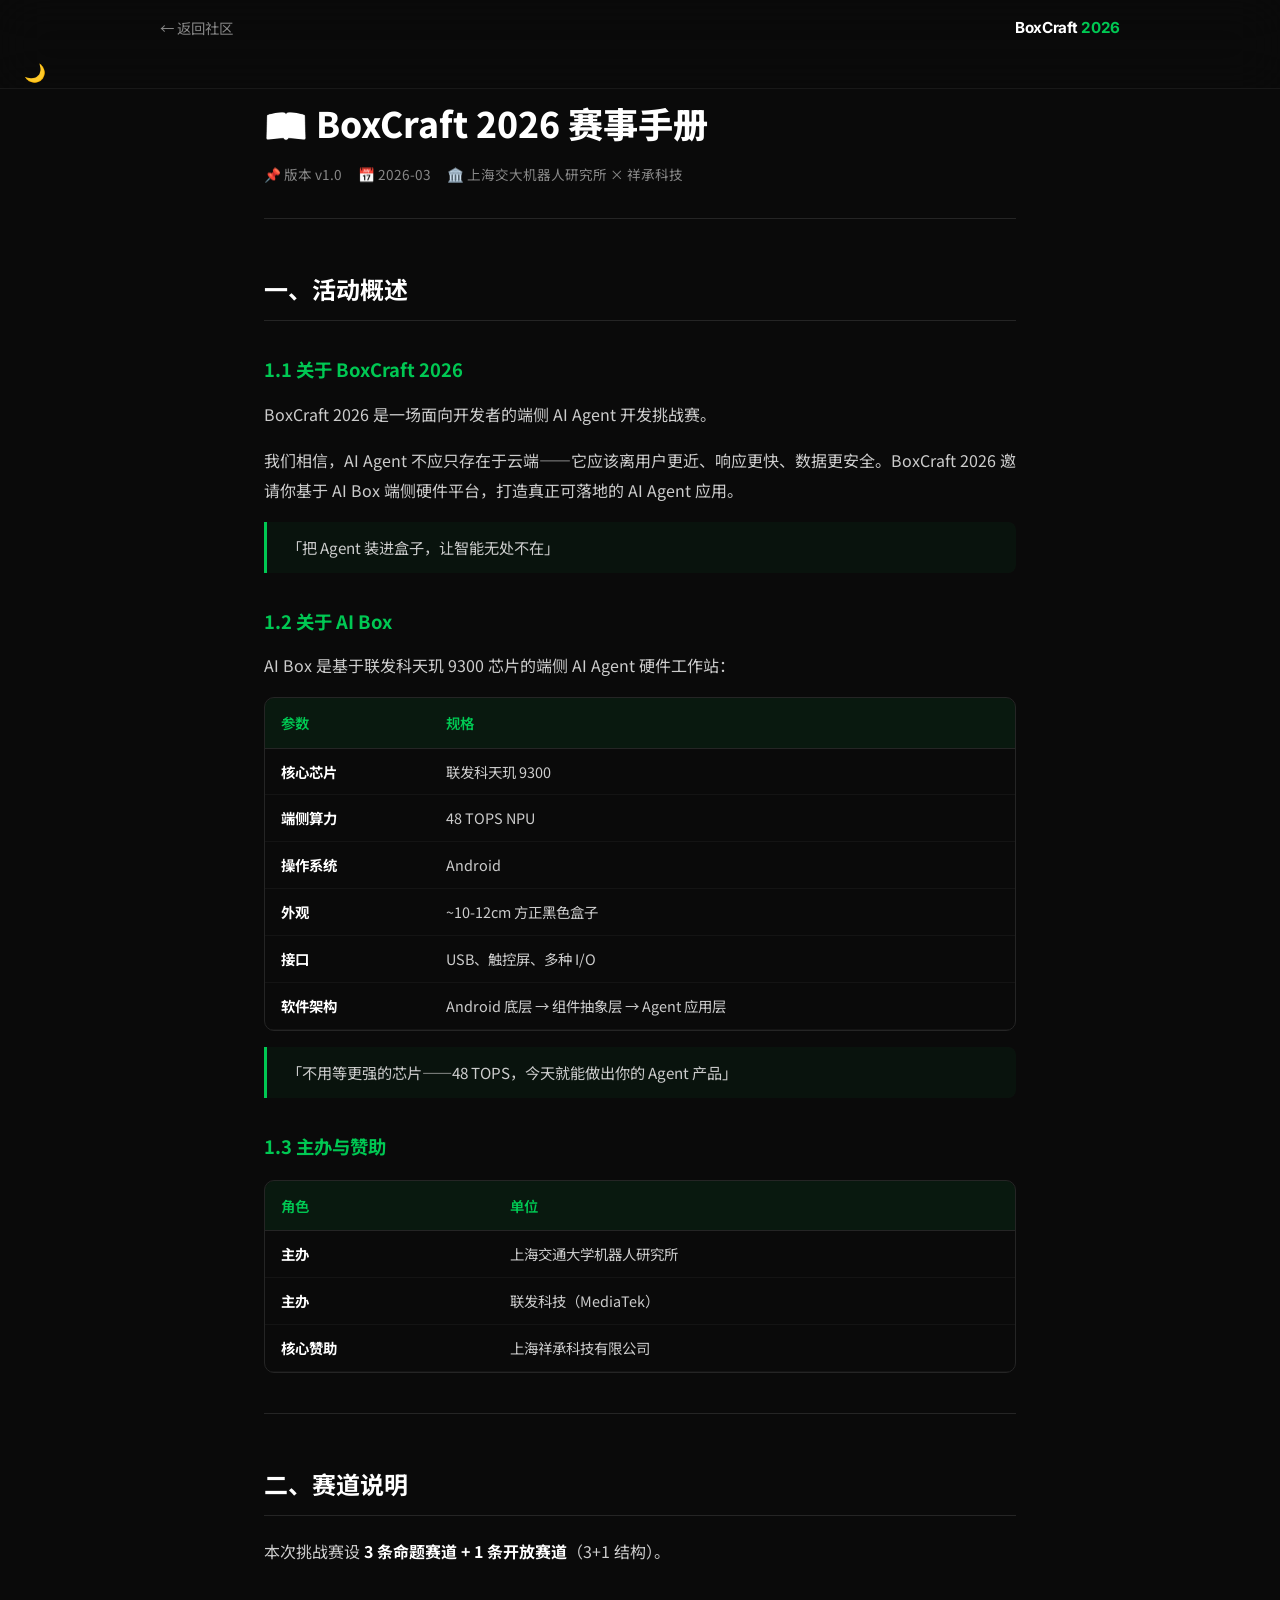
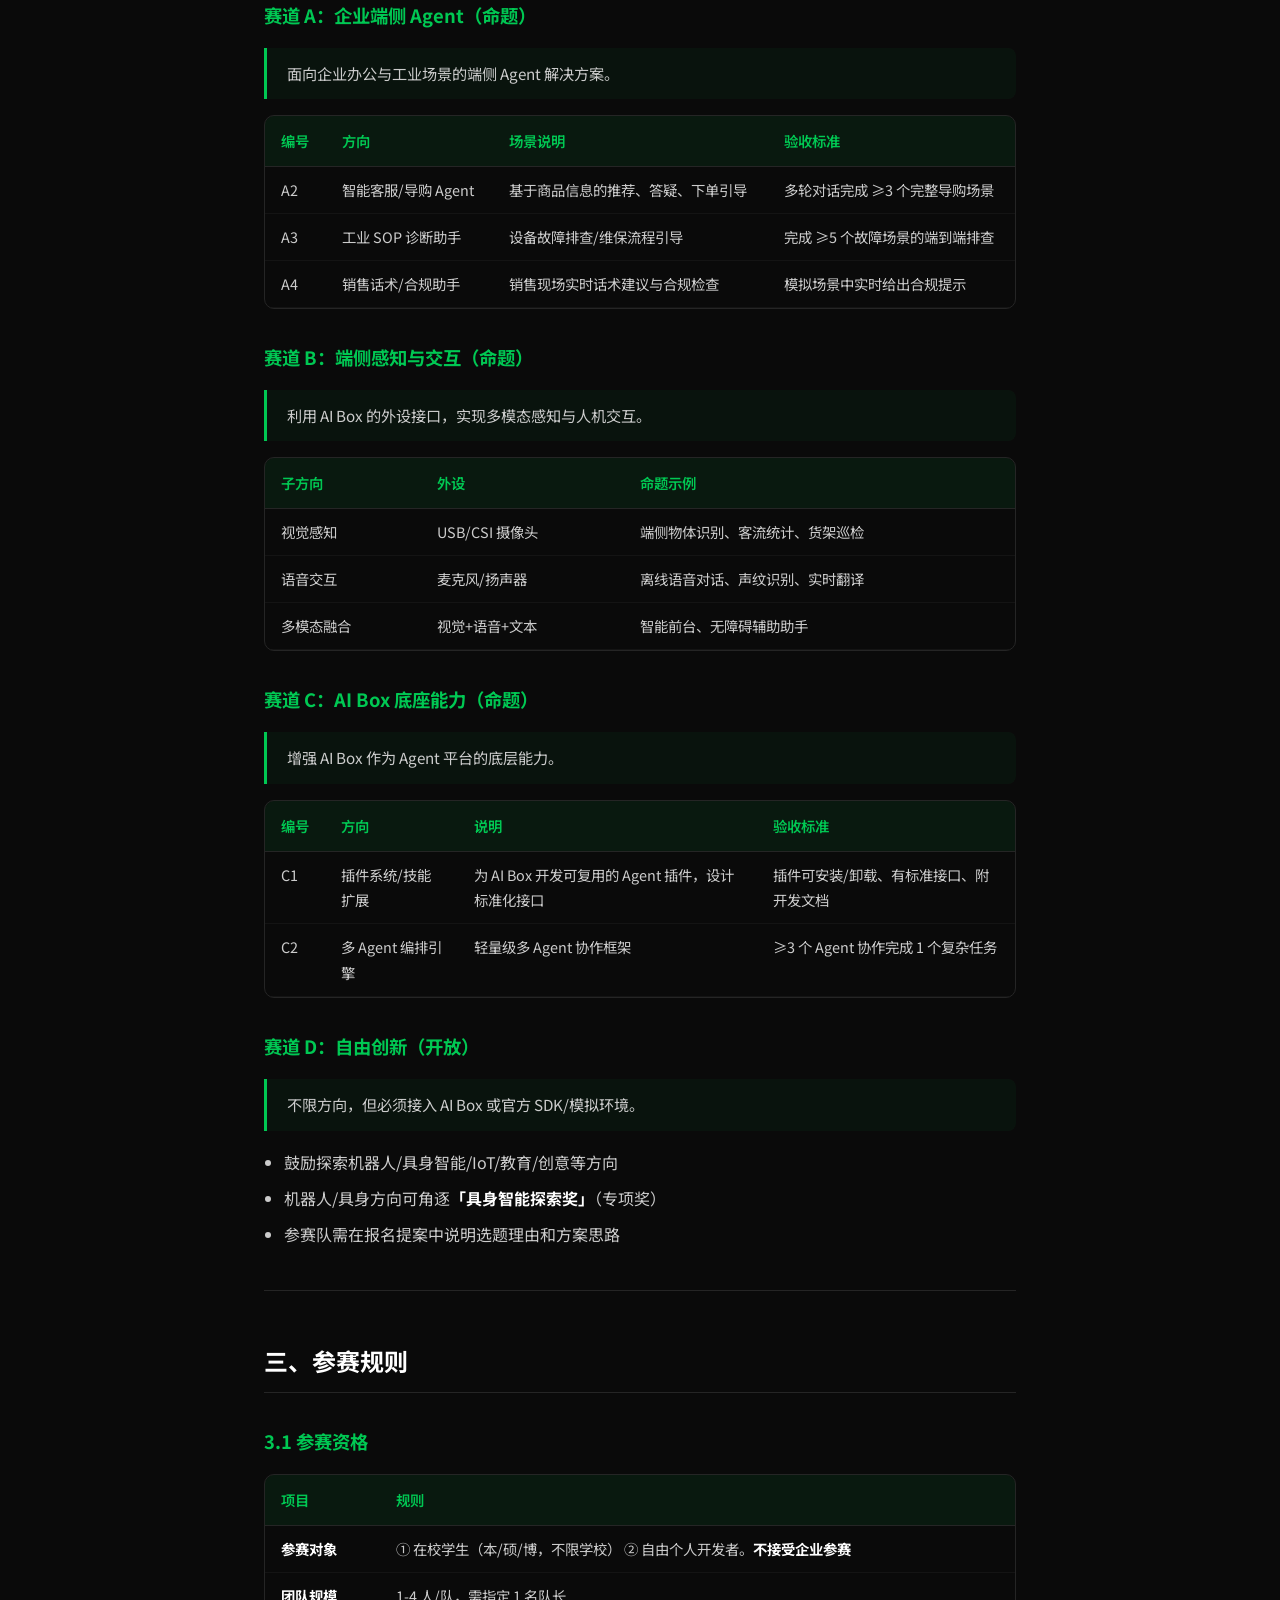
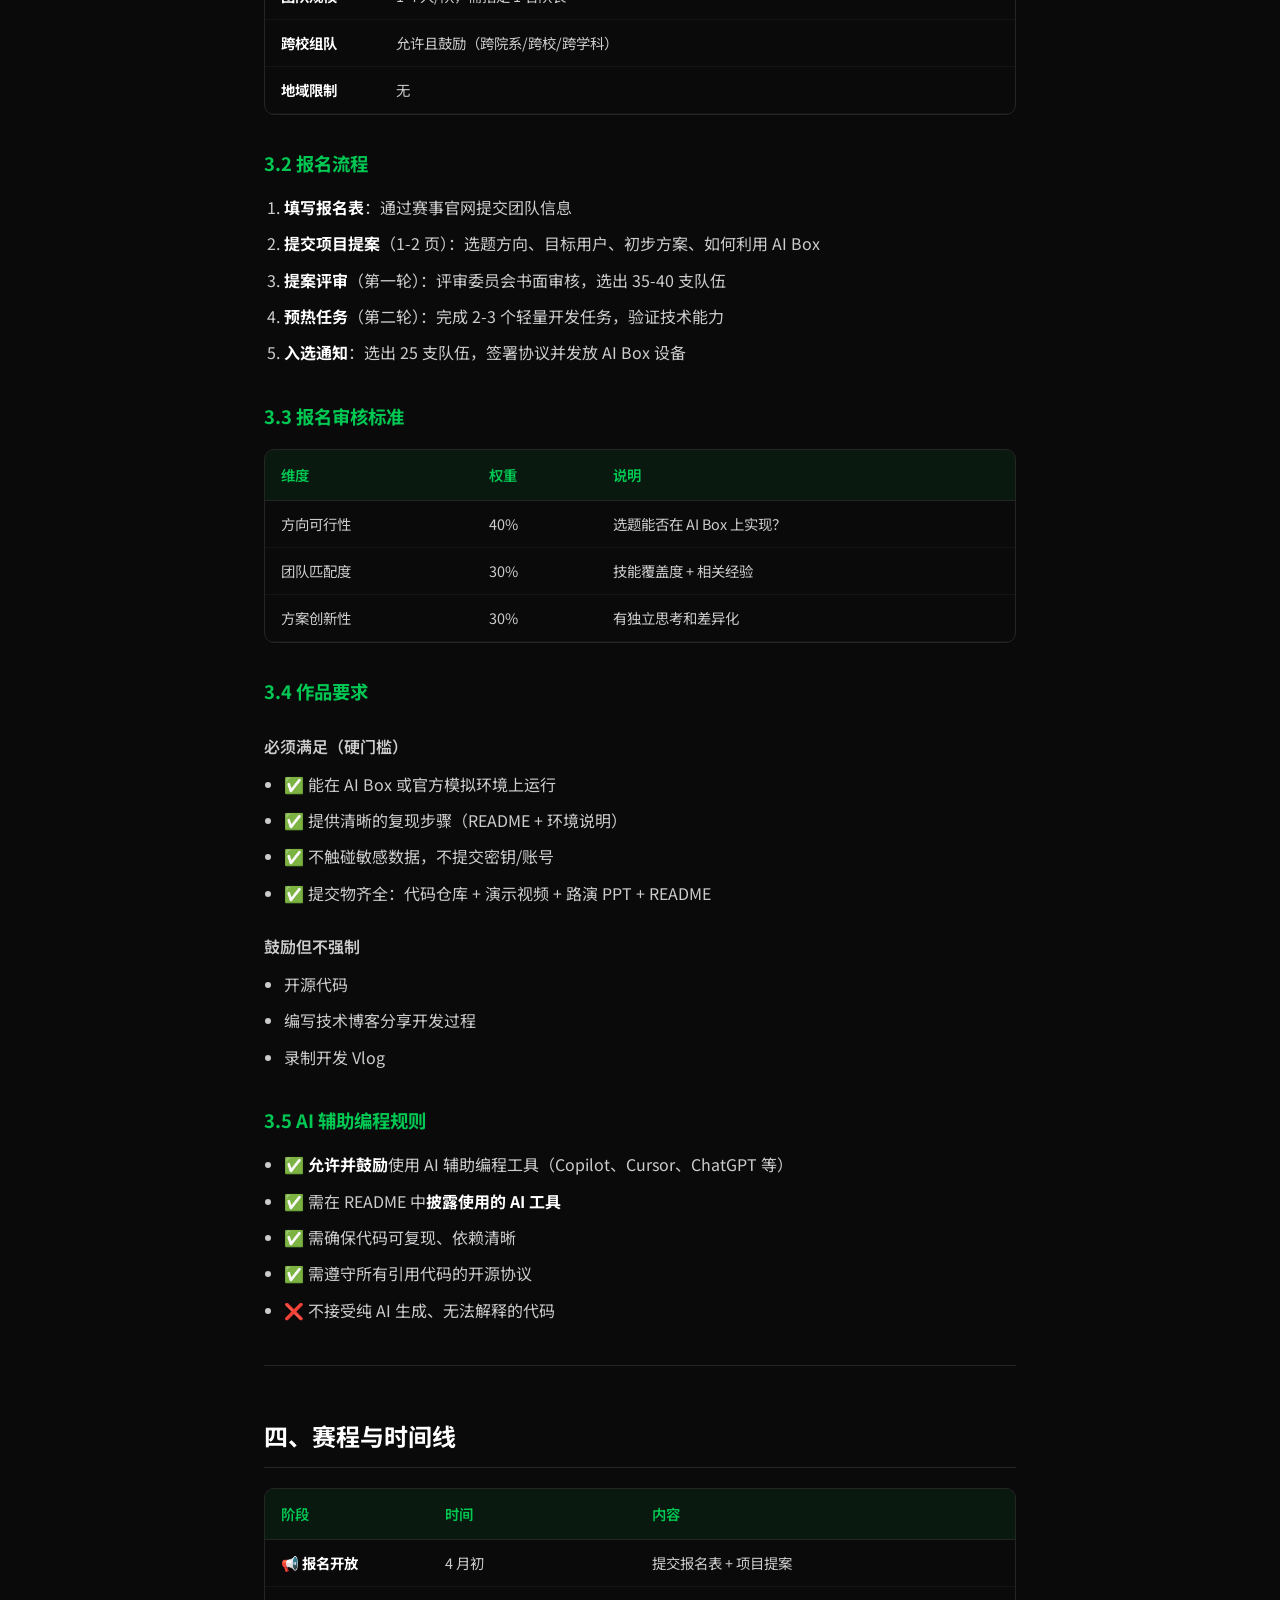
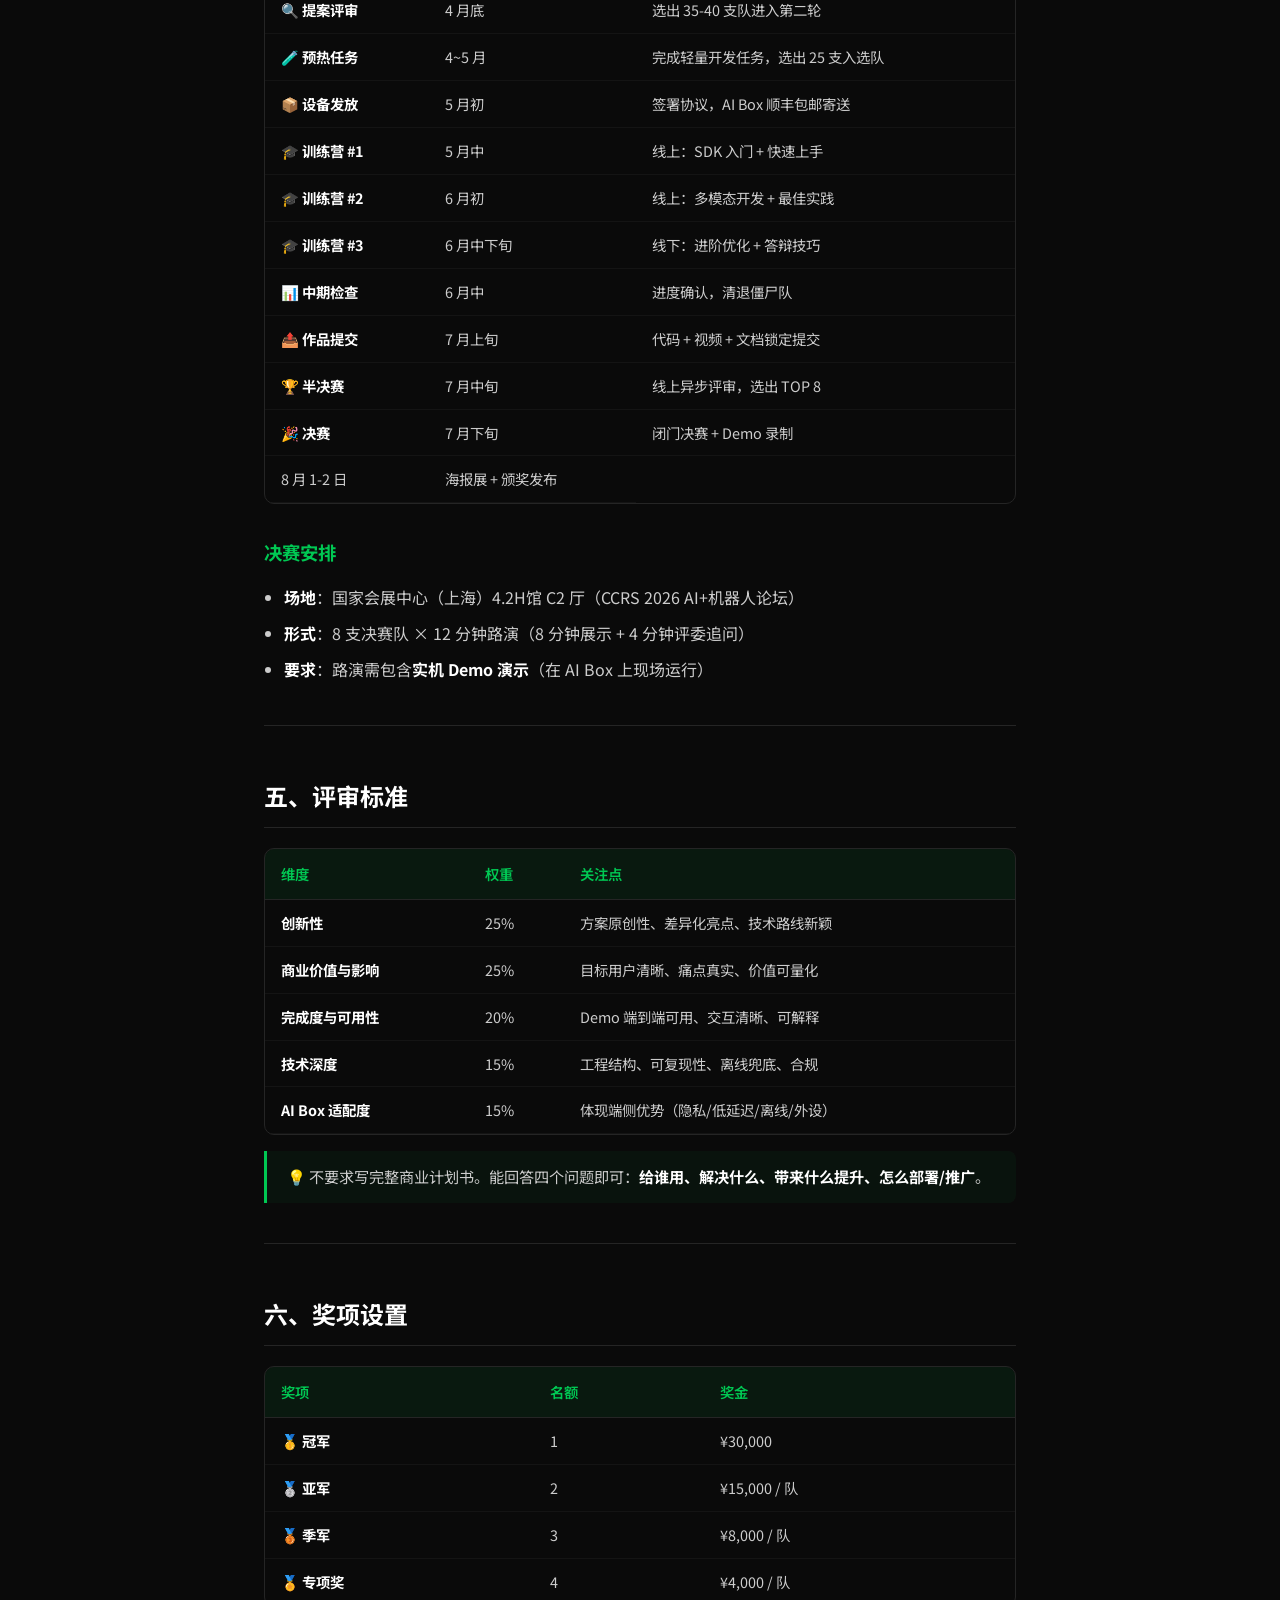
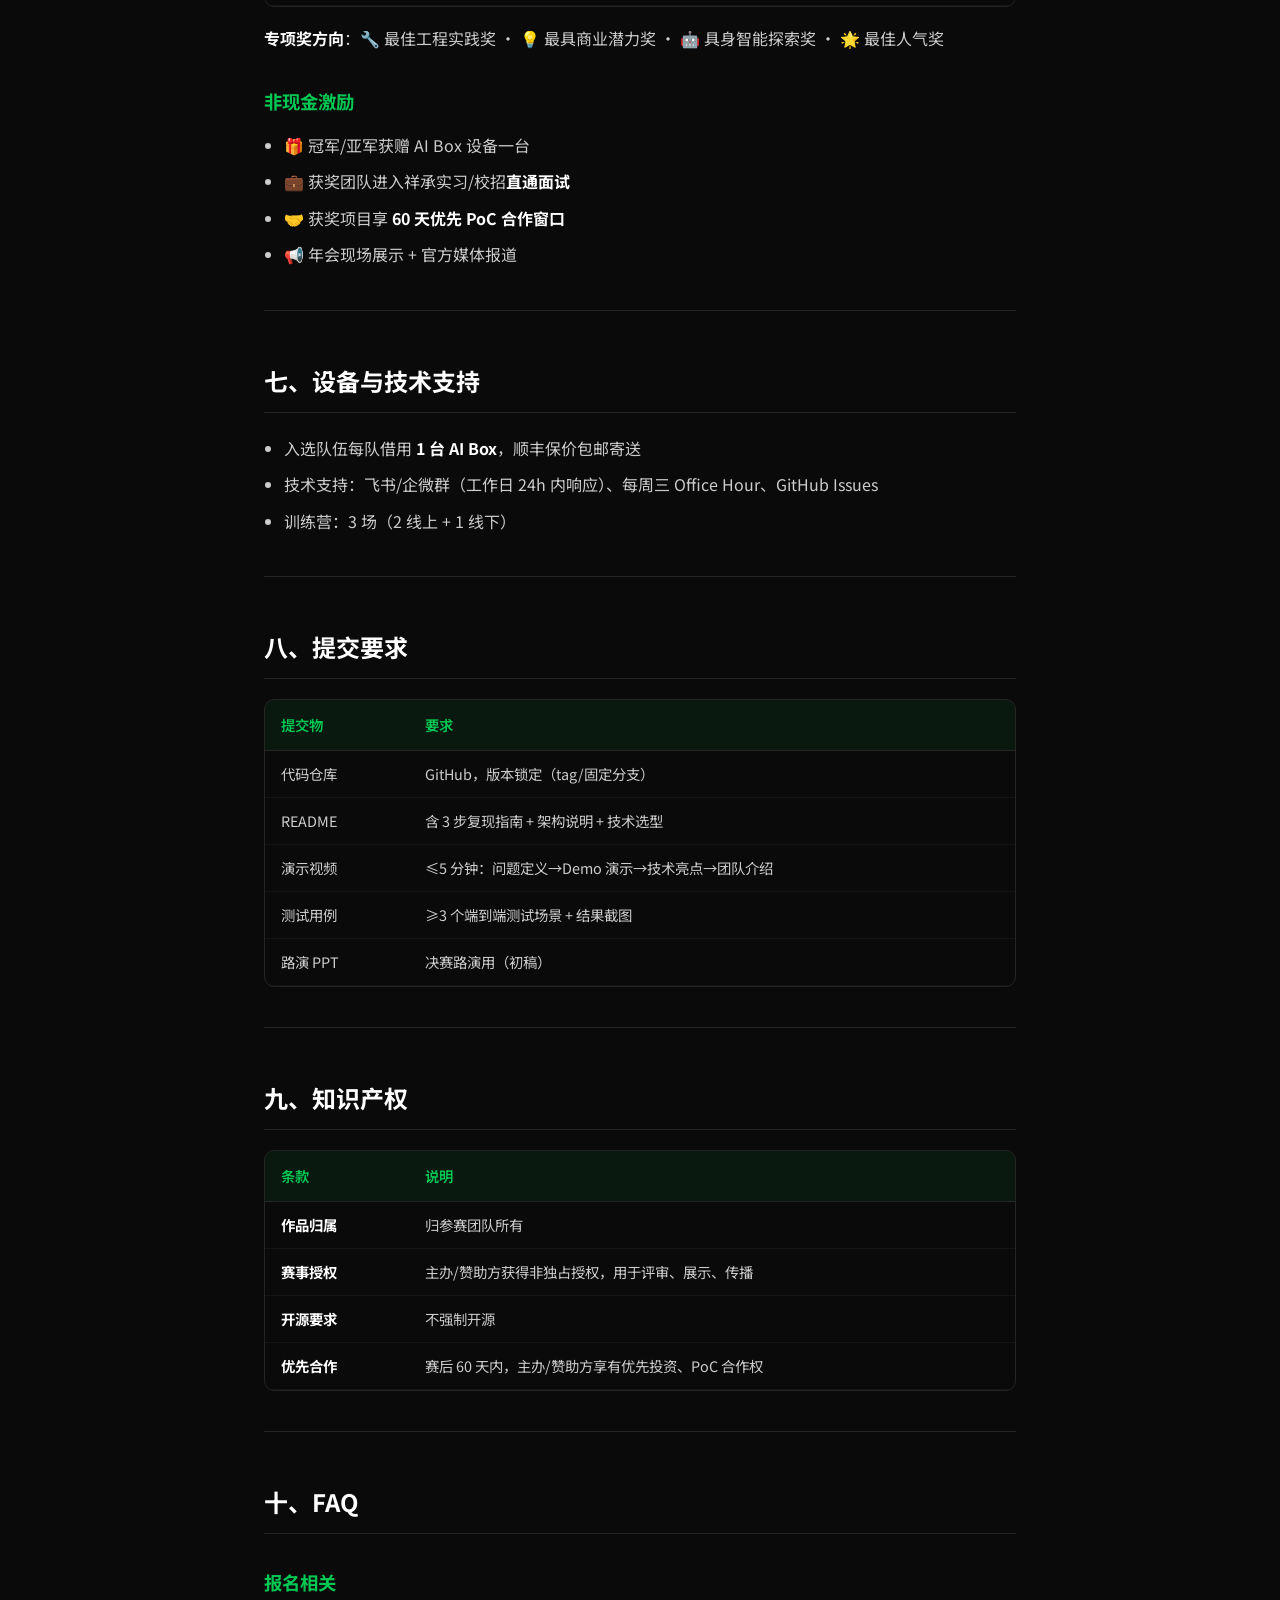
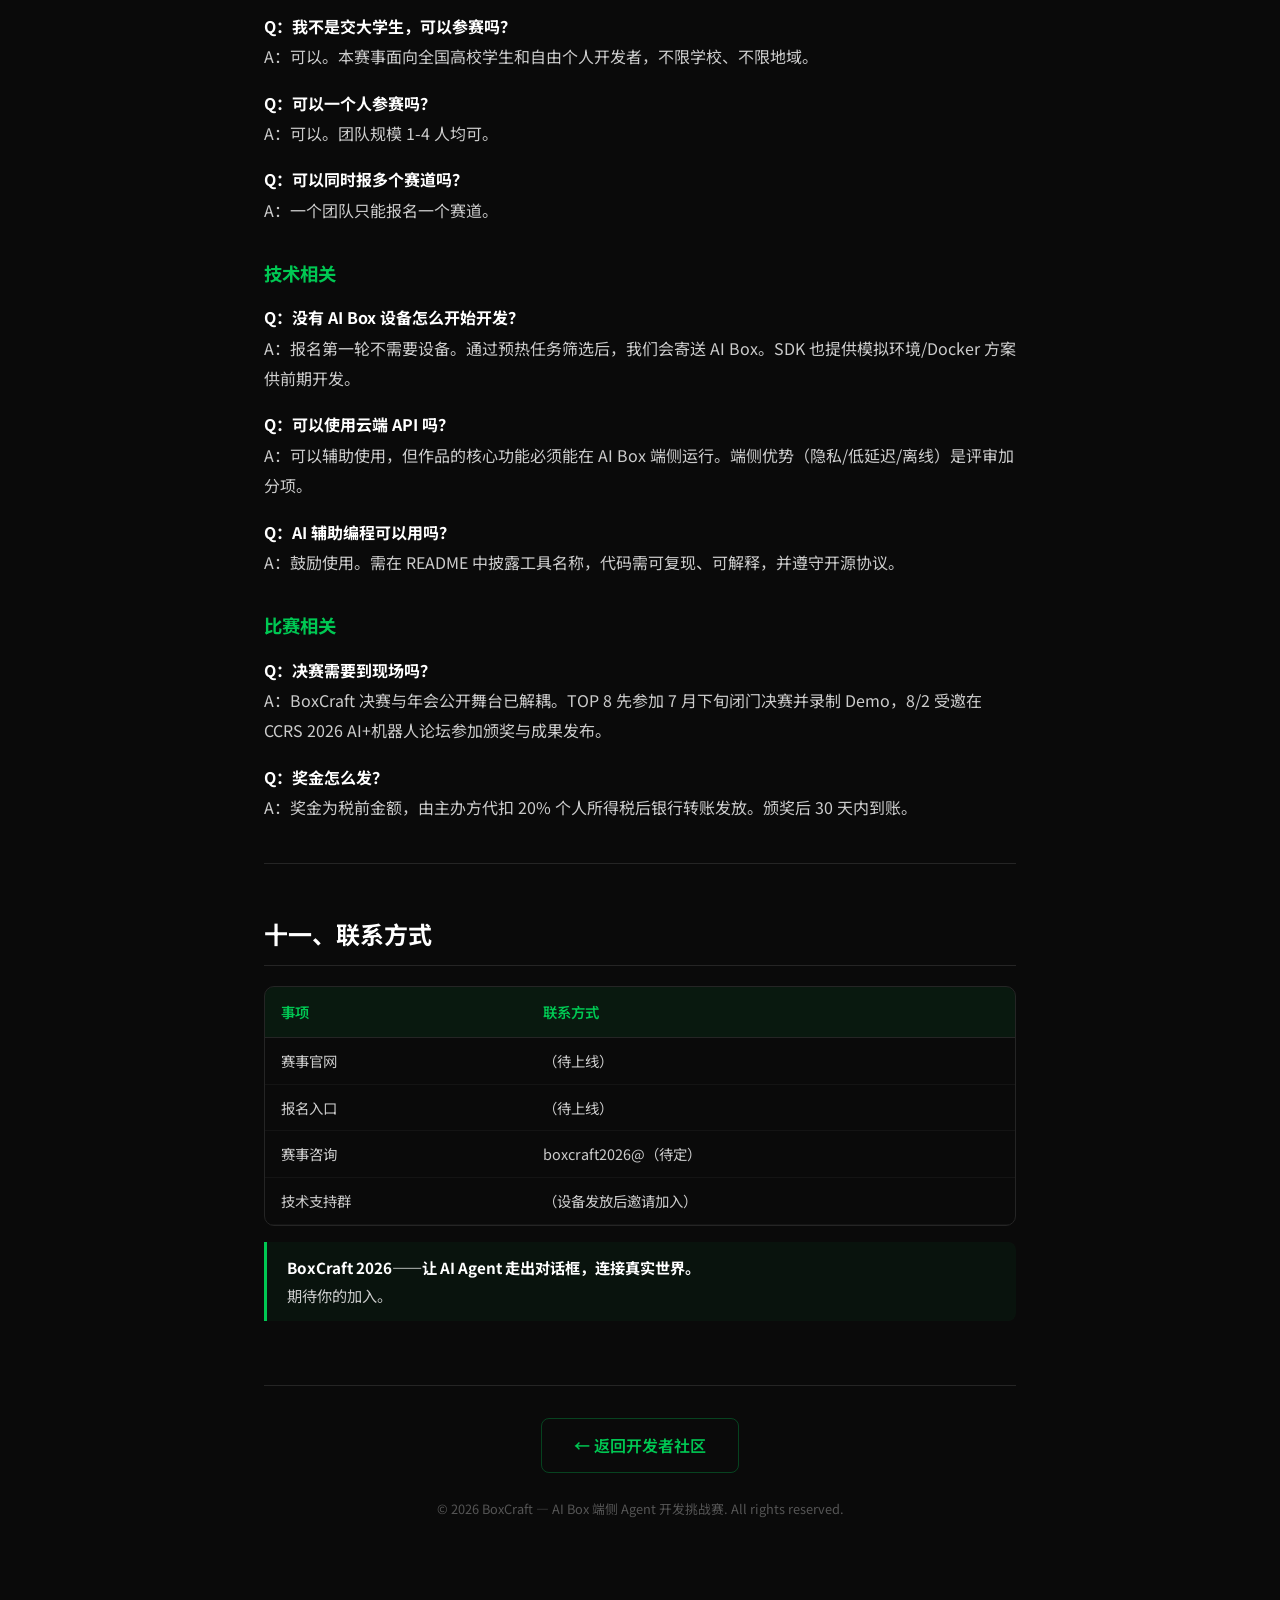
<file: doc-handbook.html>
<!DOCTYPE html>
<html lang="zh-CN" data-theme="dark">

<head>
    <meta charset="UTF-8">
    <meta name="viewport" content="width=device-width, initial-scale=1.0">
    <title>赛事手册 — BoxCraft 2026</title>
    <meta name="description" content="BoxCraft 2026 赛事手册：活动概述、赛道说明、参赛规则、赛程时间线、评审标准、奖项设置及技术支持完整指南。">
    <link rel="stylesheet" href="doc.css">
</head>

<body>
    <nav class="doc-nav">
        <div class="nav-inner">
            <a href="community.html" class="nav-back">← 返回社区</a>
            <span class="nav-title">BoxCraft <span class="green">2026</span></span>
        </div>
      <a href="#" onclick="toggleTheme();return false;" id="themeToggle" title="切换主题" style="font-size:1.1rem; text-decoration:none; margin-left: auto;">🌙</a>
    </nav>

    <main class="doc-container">
        <header class="doc-header">
            <h1>📖 BoxCraft 2026 赛事手册</h1>
            <div class="meta">
                <span>📌 版本 v1.0</span>
                <span>📅 2026-03</span>
                <span>🏛️ 上海交大机器人研究所 × 祥承科技</span>
            </div>
        </header>

        <article class="doc-content">

            <h2>一、活动概述</h2>

            <h3>1.1 关于 BoxCraft 2026</h3>
            <p>BoxCraft 2026 是一场面向开发者的端侧 AI Agent 开发挑战赛。</p>
            <p>我们相信，AI Agent 不应只存在于云端——它应该离用户更近、响应更快、数据更安全。BoxCraft 2026 邀请你基于 AI Box 端侧硬件平台，打造真正可落地的 AI Agent 应用。</p>
            <blockquote>「把 Agent 装进盒子，让智能无处不在」</blockquote>

            <h3>1.2 关于 AI Box</h3>
            <p>AI Box 是基于联发科天玑 9300 芯片的端侧 AI Agent 硬件工作站：</p>
            <div class="table-wrap">
                <table>
                    <thead>
                        <tr>
                            <th>参数</th>
                            <th>规格</th>
                        </tr>
                    </thead>
                    <tbody>
                        <tr>
                            <td><strong>核心芯片</strong></td>
                            <td>联发科天玑 9300</td>
                        </tr>
                        <tr>
                            <td><strong>端侧算力</strong></td>
                            <td>48 TOPS NPU</td>
                        </tr>
                        <tr>
                            <td><strong>操作系统</strong></td>
                            <td>Android</td>
                        </tr>
                        <tr>
                            <td><strong>外观</strong></td>
                            <td>~10-12cm 方正黑色盒子</td>
                        </tr>
                        <tr>
                            <td><strong>接口</strong></td>
                            <td>USB、触控屏、多种 I/O</td>
                        </tr>
                        <tr>
                            <td><strong>软件架构</strong></td>
                            <td>Android 底层 → 组件抽象层 → Agent 应用层</td>
                        </tr>
                    </tbody>
                </table>
            </div>
            <blockquote>「不用等更强的芯片——48 TOPS，今天就能做出你的 Agent 产品」</blockquote>

            <h3>1.3 主办与赞助</h3>
            <div class="table-wrap">
                <table>
                    <thead>
                        <tr>
                            <th>角色</th>
                            <th>单位</th>
                        </tr>
                    </thead>
                    <tbody>
                        <tr>
                            <td><strong>主办</strong></td>
                            <td>上海交通大学机器人研究所</td>
                        </tr>
                        <tr>
                            <td><strong>主办</strong></td>
                            <td>联发科技（MediaTek）</td>
                        </tr>
                        <tr>
                            <td><strong>核心赞助</strong></td>
                            <td>上海祥承科技有限公司</td>
                        </tr>
                    </tbody>
                </table>
            </div>

            <hr>

            <h2>二、赛道说明</h2>
            <p>本次挑战赛设 <strong>3 条命题赛道 + 1 条开放赛道</strong>（3+1 结构）。</p>

            <h3>赛道 A：企业端侧 Agent（命题）</h3>
            <blockquote>面向企业办公与工业场景的端侧 Agent 解决方案。</blockquote>
            <div class="table-wrap">
                <table>
                    <thead>
                        <tr>
                            <th>编号</th>
                            <th>方向</th>
                            <th>场景说明</th>
                            <th>验收标准</th>
                        </tr>
                    </thead>
                    <tbody>
                        <tr>
                            <td>A2</td>
                            <td>智能客服/导购 Agent</td>
                            <td>基于商品信息的推荐、答疑、下单引导</td>
                            <td>多轮对话完成 ≥3 个完整导购场景</td>
                        </tr>
                        <tr>
                            <td>A3</td>
                            <td>工业 SOP 诊断助手</td>
                            <td>设备故障排查/维保流程引导</td>
                            <td>完成 ≥5 个故障场景的端到端排查</td>
                        </tr>
                        <tr>
                            <td>A4</td>
                            <td>销售话术/合规助手</td>
                            <td>销售现场实时话术建议与合规检查</td>
                            <td>模拟场景中实时给出合规提示</td>
                        </tr>
                    </tbody>
                </table>
            </div>

            <h3>赛道 B：端侧感知与交互（命题）</h3>
            <blockquote>利用 AI Box 的外设接口，实现多模态感知与人机交互。</blockquote>
            <div class="table-wrap">
                <table>
                    <thead>
                        <tr>
                            <th>子方向</th>
                            <th>外设</th>
                            <th>命题示例</th>
                        </tr>
                    </thead>
                    <tbody>
                        <tr>
                            <td>视觉感知</td>
                            <td>USB/CSI 摄像头</td>
                            <td>端侧物体识别、客流统计、货架巡检</td>
                        </tr>
                        <tr>
                            <td>语音交互</td>
                            <td>麦克风/扬声器</td>
                            <td>离线语音对话、声纹识别、实时翻译</td>
                        </tr>
                        <tr>
                            <td>多模态融合</td>
                            <td>视觉+语音+文本</td>
                            <td>智能前台、无障碍辅助助手</td>
                        </tr>
                    </tbody>
                </table>
            </div>

            <h3>赛道 C：AI Box 底座能力（命题）</h3>
            <blockquote>增强 AI Box 作为 Agent 平台的底层能力。</blockquote>
            <div class="table-wrap">
                <table>
                    <thead>
                        <tr>
                            <th>编号</th>
                            <th>方向</th>
                            <th>说明</th>
                            <th>验收标准</th>
                        </tr>
                    </thead>
                    <tbody>
                        <tr>
                            <td>C1</td>
                            <td>插件系统/技能扩展</td>
                            <td>为 AI Box 开发可复用的 Agent 插件，设计标准化接口</td>
                            <td>插件可安装/卸载、有标准接口、附开发文档</td>
                        </tr>
                        <tr>
                            <td>C2</td>
                            <td>多 Agent 编排引擎</td>
                            <td>轻量级多 Agent 协作框架</td>
                            <td>≥3 个 Agent 协作完成 1 个复杂任务</td>
                        </tr>
                    </tbody>
                </table>
            </div>

            <h3>赛道 D：自由创新（开放）</h3>
            <blockquote>不限方向，但必须接入 AI Box 或官方 SDK/模拟环境。</blockquote>
            <ul>
                <li>鼓励探索机器人/具身智能/IoT/教育/创意等方向</li>
                <li>机器人/具身方向可角逐<strong>「具身智能探索奖」</strong>（专项奖）</li>
                <li>参赛队需在报名提案中说明选题理由和方案思路</li>
            </ul>

            <hr>

            <h2>三、参赛规则</h2>

            <h3>3.1 参赛资格</h3>
            <div class="table-wrap">
                <table>
                    <thead>
                        <tr>
                            <th>项目</th>
                            <th>规则</th>
                        </tr>
                    </thead>
                    <tbody>
                        <tr>
                            <td><strong>参赛对象</strong></td>
                            <td>① 在校学生（本/硕/博，不限学校） ② 自由个人开发者。<strong>不接受企业参赛</strong></td>
                        </tr>
                        <tr>
                            <td><strong>团队规模</strong></td>
                            <td>1-4 人/队，需指定 1 名队长</td>
                        </tr>
                        <tr>
                            <td><strong>跨校组队</strong></td>
                            <td>允许且鼓励（跨院系/跨校/跨学科）</td>
                        </tr>
                        <tr>
                            <td><strong>地域限制</strong></td>
                            <td>无</td>
                        </tr>
                    </tbody>
                </table>
            </div>

            <h3>3.2 报名流程</h3>
            <ol>
                <li><strong>填写报名表</strong>：通过赛事官网提交团队信息</li>
                <li><strong>提交项目提案</strong>（1-2 页）：选题方向、目标用户、初步方案、如何利用 AI Box</li>
                <li><strong>提案评审</strong>（第一轮）：评审委员会书面审核，选出 35-40 支队伍</li>
                <li><strong>预热任务</strong>（第二轮）：完成 2-3 个轻量开发任务，验证技术能力</li>
                <li><strong>入选通知</strong>：选出 25 支队伍，签署协议并发放 AI Box 设备</li>
            </ol>

            <h3>3.3 报名审核标准</h3>
            <div class="table-wrap">
                <table>
                    <thead>
                        <tr>
                            <th>维度</th>
                            <th>权重</th>
                            <th>说明</th>
                        </tr>
                    </thead>
                    <tbody>
                        <tr>
                            <td>方向可行性</td>
                            <td>40%</td>
                            <td>选题能否在 AI Box 上实现？</td>
                        </tr>
                        <tr>
                            <td>团队匹配度</td>
                            <td>30%</td>
                            <td>技能覆盖度 + 相关经验</td>
                        </tr>
                        <tr>
                            <td>方案创新性</td>
                            <td>30%</td>
                            <td>有独立思考和差异化</td>
                        </tr>
                    </tbody>
                </table>
            </div>

            <h3>3.4 作品要求</h3>
            <h4>必须满足（硬门槛）</h4>
            <ul>
                <li>✅ 能在 AI Box 或官方模拟环境上运行</li>
                <li>✅ 提供清晰的复现步骤（README + 环境说明）</li>
                <li>✅ 不触碰敏感数据，不提交密钥/账号</li>
                <li>✅ 提交物齐全：代码仓库 + 演示视频 + 路演 PPT + README</li>
            </ul>
            <h4>鼓励但不强制</h4>
            <ul>
                <li>开源代码</li>
                <li>编写技术博客分享开发过程</li>
                <li>录制开发 Vlog</li>
            </ul>

            <h3>3.5 AI 辅助编程规则</h3>
            <ul>
                <li>✅ <strong>允许并鼓励</strong>使用 AI 辅助编程工具（Copilot、Cursor、ChatGPT 等）</li>
                <li>✅ 需在 README 中<strong>披露使用的 AI 工具</strong></li>
                <li>✅ 需确保代码可复现、依赖清晰</li>
                <li>✅ 需遵守所有引用代码的开源协议</li>
                <li>❌ 不接受纯 AI 生成、无法解释的代码</li>
            </ul>

            <hr>

            <h2>四、赛程与时间线</h2>
            <div class="table-wrap">
                <table>
                    <thead>
                        <tr>
                            <th>阶段</th>
                            <th>时间</th>
                            <th>内容</th>
                        </tr>
                    </thead>
                    <tbody>
                        <tr>
                            <td>📢 <strong>报名开放</strong></td>
                            <td>4 月初</td>
                            <td>提交报名表 + 项目提案</td>
                        </tr>
                        <tr>
                            <td>🔍 <strong>提案评审</strong></td>
                            <td>4 月底</td>
                            <td>选出 35-40 支队进入第二轮</td>
                        </tr>
                        <tr>
                            <td>🧪 <strong>预热任务</strong></td>
                            <td>4~5 月</td>
                            <td>完成轻量开发任务，选出 25 支入选队</td>
                        </tr>
                        <tr>
                            <td>📦 <strong>设备发放</strong></td>
                            <td>5 月初</td>
                            <td>签署协议，AI Box 顺丰包邮寄送</td>
                        </tr>
                        <tr>
                            <td>🎓 <strong>训练营 #1</strong></td>
                            <td>5 月中</td>
                            <td>线上：SDK 入门 + 快速上手</td>
                        </tr>
                        <tr>
                            <td>🎓 <strong>训练营 #2</strong></td>
                            <td>6 月初</td>
                            <td>线上：多模态开发 + 最佳实践</td>
                        </tr>
                        <tr>
                            <td>🎓 <strong>训练营 #3</strong></td>
                            <td>6 月中下旬</td>
                            <td>线下：进阶优化 + 答辩技巧</td>
                        </tr>
                        <tr>
                            <td>📊 <strong>中期检查</strong></td>
                            <td>6 月中</td>
                            <td>进度确认，清退僵尸队</td>
                        </tr>
                        <tr>
                            <td>📤 <strong>作品提交</strong></td>
                            <td>7 月上旬</td>
                            <td>代码 + 视频 + 文档锁定提交</td>
                        </tr>
                        <tr>
                            <td>🏆 <strong>半决赛</strong></td>
                            <td>7 月中旬</td>
                            <td>线上异步评审，选出 TOP 8</td>
                        </tr>
                        <tr>
                            <td>🎉 <strong>决赛</strong></td>
                            <td>7 月下旬</td>
                            <td>闭门决赛 + Demo 录制</td>
                        </tr>
                        <tr>
                            <td>8 月 1-2 日</td>
                            <td>海报展 + 颁奖发布</td>
                        </tr>
                    </tbody>
                </table>
            </div>

            <h3>决赛安排</h3>
            <ul>
                <li><strong>场地</strong>：国家会展中心（上海）4.2H馆 C2 厅（CCRS 2026 AI+机器人论坛）</li>
                <li><strong>形式</strong>：8 支决赛队 × 12 分钟路演（8 分钟展示 + 4 分钟评委追问）</li>
                <li><strong>要求</strong>：路演需包含<strong>实机 Demo 演示</strong>（在 AI Box 上现场运行）</li>
            </ul>

            <hr>

            <h2>五、评审标准</h2>
            <div class="table-wrap">
                <table>
                    <thead>
                        <tr>
                            <th>维度</th>
                            <th>权重</th>
                            <th>关注点</th>
                        </tr>
                    </thead>
                    <tbody>
                        <tr>
                            <td><strong>创新性</strong></td>
                            <td>25%</td>
                            <td>方案原创性、差异化亮点、技术路线新颖</td>
                        </tr>
                        <tr>
                            <td><strong>商业价值与影响</strong></td>
                            <td>25%</td>
                            <td>目标用户清晰、痛点真实、价值可量化</td>
                        </tr>
                        <tr>
                            <td><strong>完成度与可用性</strong></td>
                            <td>20%</td>
                            <td>Demo 端到端可用、交互清晰、可解释</td>
                        </tr>
                        <tr>
                            <td><strong>技术深度</strong></td>
                            <td>15%</td>
                            <td>工程结构、可复现性、离线兜底、合规</td>
                        </tr>
                        <tr>
                            <td><strong>AI Box 适配度</strong></td>
                            <td>15%</td>
                            <td>体现端侧优势（隐私/低延迟/离线/外设）</td>
                        </tr>
                    </tbody>
                </table>
            </div>
            <blockquote>💡 不要求写完整商业计划书。能回答四个问题即可：<strong>给谁用、解决什么、带来什么提升、怎么部署/推广</strong>。</blockquote>

            <hr>

            <h2>六、奖项设置</h2>
            <div class="table-wrap">
                <table>
                    <thead>
                        <tr>
                            <th>奖项</th>
                            <th>名额</th>
                            <th>奖金</th>
                        </tr>
                    </thead>
                    <tbody>
                        <tr>
                            <td>🥇 <strong>冠军</strong></td>
                            <td>1</td>
                            <td>¥30,000</td>
                        </tr>
                        <tr>
                            <td>🥈 <strong>亚军</strong></td>
                            <td>2</td>
                            <td>¥15,000 / 队</td>
                        </tr>
                        <tr>
                            <td>🥉 <strong>季军</strong></td>
                            <td>3</td>
                            <td>¥8,000 / 队</td>
                        </tr>
                        <tr>
                            <td>🏅 <strong>专项奖</strong></td>
                            <td>4</td>
                            <td>¥4,000 / 队</td>
                        </tr>
                    </tbody>
                </table>
            </div>
            <p><strong>专项奖方向</strong>：🔧 最佳工程实践奖 · 💡 最具商业潜力奖 · 🤖 具身智能探索奖 · 🌟 最佳人气奖</p>

            <h3>非现金激励</h3>
            <ul>
                <li>🎁 冠军/亚军获赠 AI Box 设备一台</li>
                <li>💼 获奖团队进入祥承实习/校招<strong>直通面试</strong></li>
                <li>🤝 获奖项目享 <strong>60 天优先 PoC 合作窗口</strong></li>
                <li>📢 年会现场展示 + 官方媒体报道</li>
            </ul>

            <hr>

            <h2>七、设备与技术支持</h2>
            <ul>
                <li>入选队伍每队借用 <strong>1 台 AI Box</strong>，顺丰保价包邮寄送</li>
                <li>技术支持：飞书/企微群（工作日 24h 内响应）、每周三 Office Hour、GitHub Issues</li>
                <li>训练营：3 场（2 线上 + 1 线下）</li>
            </ul>

            <hr>

            <h2>八、提交要求</h2>
            <div class="table-wrap">
                <table>
                    <thead>
                        <tr>
                            <th>提交物</th>
                            <th>要求</th>
                        </tr>
                    </thead>
                    <tbody>
                        <tr>
                            <td>代码仓库</td>
                            <td>GitHub，版本锁定（tag/固定分支）</td>
                        </tr>
                        <tr>
                            <td>README</td>
                            <td>含 3 步复现指南 + 架构说明 + 技术选型</td>
                        </tr>
                        <tr>
                            <td>演示视频</td>
                            <td>≤5 分钟：问题定义→Demo 演示→技术亮点→团队介绍</td>
                        </tr>
                        <tr>
                            <td>测试用例</td>
                            <td>≥3 个端到端测试场景 + 结果截图</td>
                        </tr>
                        <tr>
                            <td>路演 PPT</td>
                            <td>决赛路演用（初稿）</td>
                        </tr>
                    </tbody>
                </table>
            </div>

            <hr>

            <h2>九、知识产权</h2>
            <div class="table-wrap">
                <table>
                    <thead>
                        <tr>
                            <th>条款</th>
                            <th>说明</th>
                        </tr>
                    </thead>
                    <tbody>
                        <tr>
                            <td><strong>作品归属</strong></td>
                            <td>归参赛团队所有</td>
                        </tr>
                        <tr>
                            <td><strong>赛事授权</strong></td>
                            <td>主办/赞助方获得非独占授权，用于评审、展示、传播</td>
                        </tr>
                        <tr>
                            <td><strong>开源要求</strong></td>
                            <td>不强制开源</td>
                        </tr>
                        <tr>
                            <td><strong>优先合作</strong></td>
                            <td>赛后 60 天内，主办/赞助方享有优先投资、PoC 合作权</td>
                        </tr>
                    </tbody>
                </table>
            </div>

            <hr>

            <h2>十、FAQ</h2>

            <h3>报名相关</h3>
            <p><strong>Q：我不是交大学生，可以参赛吗？</strong><br>A：可以。本赛事面向全国高校学生和自由个人开发者，不限学校、不限地域。</p>
            <p><strong>Q：可以一个人参赛吗？</strong><br>A：可以。团队规模 1-4 人均可。</p>
            <p><strong>Q：可以同时报多个赛道吗？</strong><br>A：一个团队只能报名一个赛道。</p>

            <h3>技术相关</h3>
            <p><strong>Q：没有 AI Box 设备怎么开始开发？</strong><br>A：报名第一轮不需要设备。通过预热任务筛选后，我们会寄送 AI Box。SDK 也提供模拟环境/Docker 方案供前期开发。
            </p>
            <p><strong>Q：可以使用云端 API 吗？</strong><br>A：可以辅助使用，但作品的核心功能必须能在 AI Box 端侧运行。端侧优势（隐私/低延迟/离线）是评审加分项。</p>
            <p><strong>Q：AI 辅助编程可以用吗？</strong><br>A：鼓励使用。需在 README 中披露工具名称，代码需可复现、可解释，并遵守开源协议。</p>

            <h3>比赛相关</h3>
            <p><strong>Q：决赛需要到现场吗？</strong><br>A：BoxCraft 决赛与年会公开舞台已解耦。TOP 8 先参加 7 月下旬闭门决赛并录制 Demo，8/2 受邀在 CCRS 2026 AI+机器人论坛参加颁奖与成果发布。</p>
            <p><strong>Q：奖金怎么发？</strong><br>A：奖金为税前金额，由主办方代扣 20% 个人所得税后银行转账发放。颁奖后 30 天内到账。</p>

            <hr>

            <h2>十一、联系方式</h2>
            <div class="table-wrap">
                <table>
                    <thead>
                        <tr>
                            <th>事项</th>
                            <th>联系方式</th>
                        </tr>
                    </thead>
                    <tbody>
                        <tr>
                            <td>赛事官网</td>
                            <td>（待上线）</td>
                        </tr>
                        <tr>
                            <td>报名入口</td>
                            <td>（待上线）</td>
                        </tr>
                        <tr>
                            <td>赛事咨询</td>
                            <td>boxcraft2026@（待定）</td>
                        </tr>
                        <tr>
                            <td>技术支持群</td>
                            <td>（设备发放后邀请加入）</td>
                        </tr>
                    </tbody>
                </table>
            </div>

            <blockquote><strong>BoxCraft 2026——让 AI Agent 走出对话框，连接真实世界。</strong><br>期待你的加入。</blockquote>

        </article>

        <footer class="doc-footer">
            <a href="community.html" class="back-link">← 返回开发者社区</a>
            <p class="copyright">© 2026 BoxCraft — AI Box 端侧 Agent 开发挑战赛. All rights reserved.</p>
        </footer>
    </main>

  <script>
    function toggleTheme() {
      const html = document.documentElement;
      const next = html.getAttribute('data-theme') === 'dark' ? 'light' : 'dark';
      html.setAttribute('data-theme', next);
      localStorage.setItem('boxcraft-theme', next);
      const btn = document.getElementById('themeToggle');
      if (btn) btn.textContent = next === 'dark' ? '🌙' : '☀️';
    }
    (function() {
      const saved = localStorage.getItem('boxcraft-theme');
      if (saved) {
        document.documentElement.setAttribute('data-theme', saved);
        const btn = document.getElementById('themeToggle');
        if (btn) btn.textContent = saved === 'dark' ? '🌙' : '☀️';
      }
    })();
  </script>
</body>

</html>
</file>
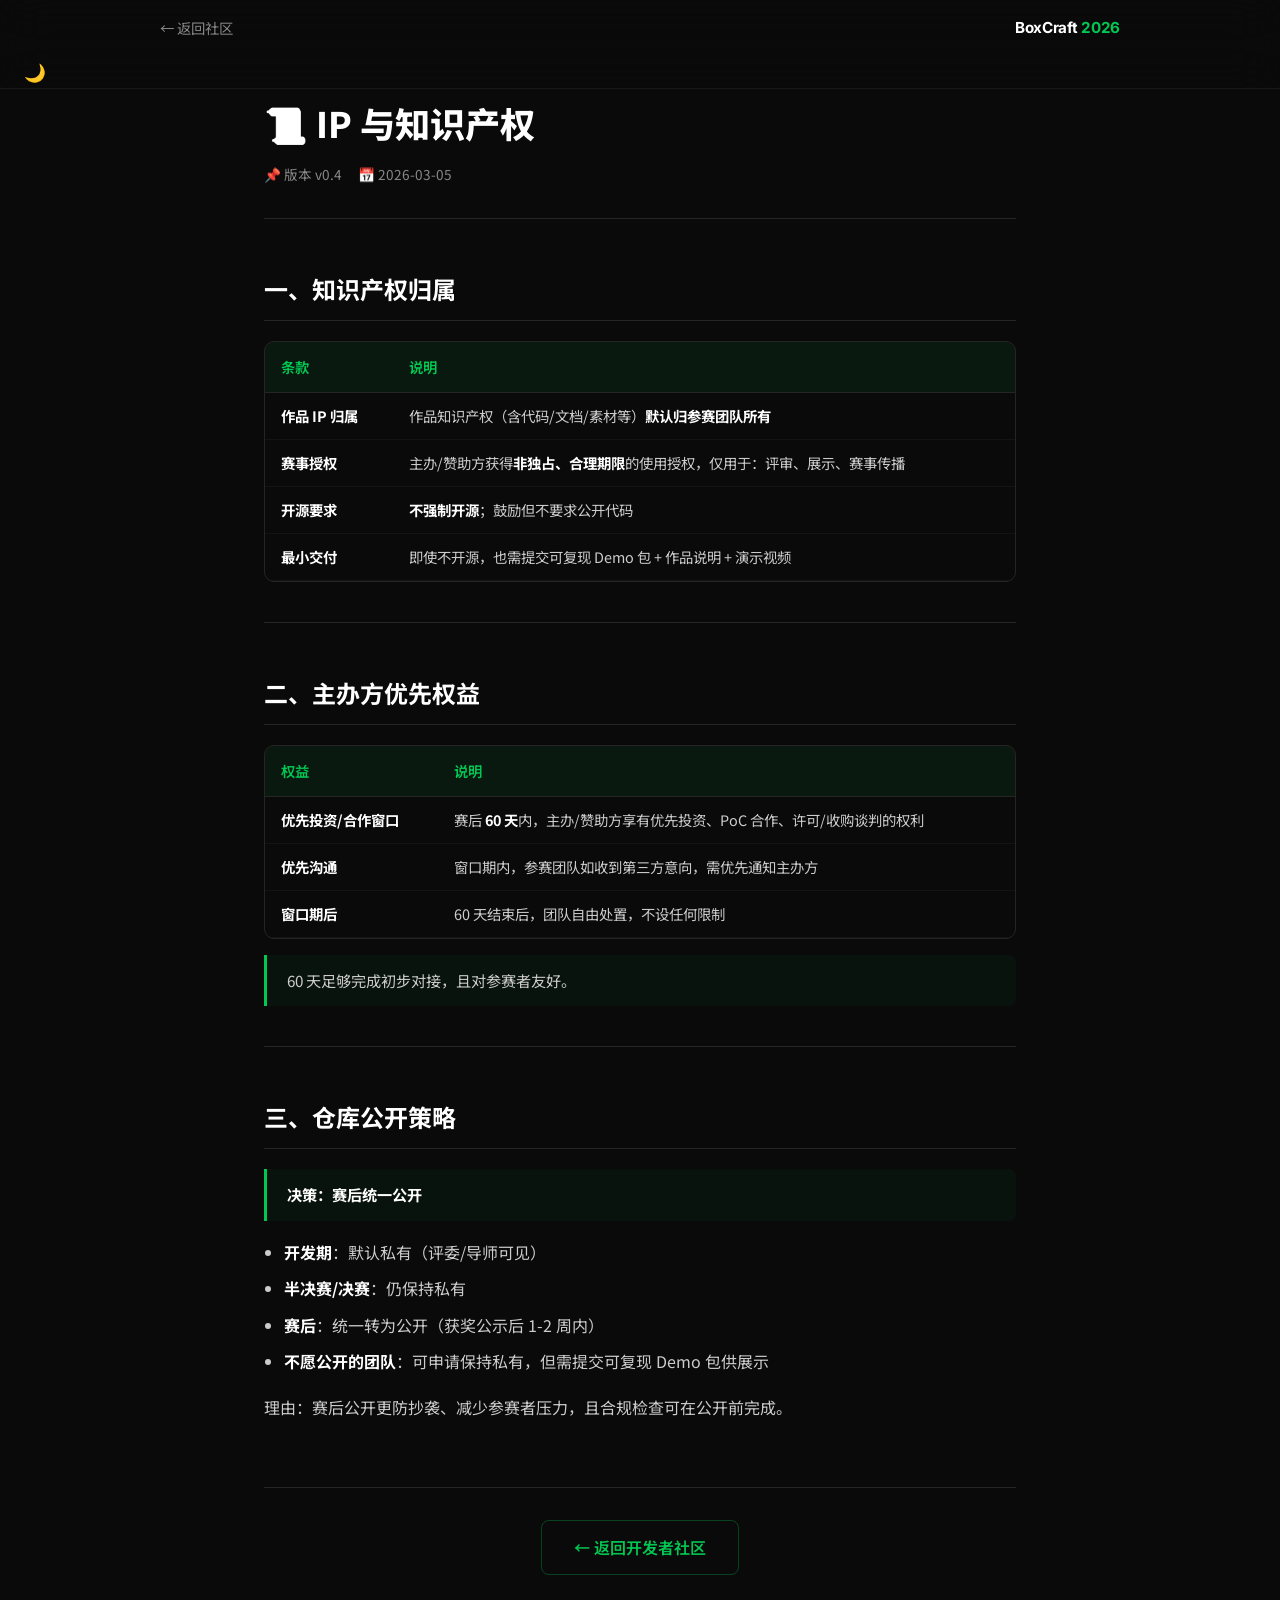
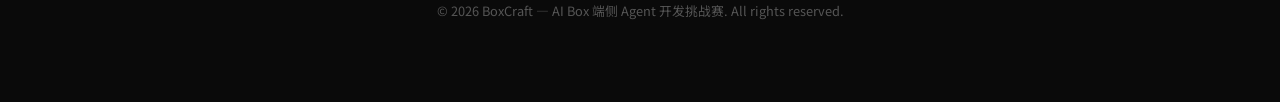
<file: doc-ip.html>
<!DOCTYPE html>
<html lang="zh-CN" data-theme="dark">

<head>
    <meta charset="UTF-8">
    <meta name="viewport" content="width=device-width, initial-scale=1.0">
    <title>IP 与知识产权 — BoxCraft 2026</title>
    <meta name="description" content="BoxCraft 2026 知识产权政策：作品归属、赛事授权、主办方优先权益、仓库公开策略。">
    <link rel="stylesheet" href="doc.css">
</head>

<body>
    <nav class="doc-nav">
        <div class="nav-inner">
            <a href="community.html" class="nav-back">← 返回社区</a>
            <span class="nav-title">BoxCraft <span class="green">2026</span></span>
        </div>
      <a href="#" onclick="toggleTheme();return false;" id="themeToggle" title="切换主题" style="font-size:1.1rem; text-decoration:none; margin-left: auto;">🌙</a>
    </nav>

    <main class="doc-container">
        <header class="doc-header">
            <h1>📜 IP 与知识产权</h1>
            <div class="meta">
                <span>📌 版本 v0.4</span>
                <span>📅 2026-03-05</span>
            </div>
        </header>

        <article class="doc-content">

            <h2>一、知识产权归属</h2>
            <div class="table-wrap">
                <table>
                    <thead>
                        <tr>
                            <th>条款</th>
                            <th>说明</th>
                        </tr>
                    </thead>
                    <tbody>
                        <tr>
                            <td><strong>作品 IP 归属</strong></td>
                            <td>作品知识产权（含代码/文档/素材等）<strong>默认归参赛团队所有</strong></td>
                        </tr>
                        <tr>
                            <td><strong>赛事授权</strong></td>
                            <td>主办/赞助方获得<strong>非独占、合理期限</strong>的使用授权，仅用于：评审、展示、赛事传播</td>
                        </tr>
                        <tr>
                            <td><strong>开源要求</strong></td>
                            <td><strong>不强制开源</strong>；鼓励但不要求公开代码</td>
                        </tr>
                        <tr>
                            <td><strong>最小交付</strong></td>
                            <td>即使不开源，也需提交可复现 Demo 包 + 作品说明 + 演示视频</td>
                        </tr>
                    </tbody>
                </table>
            </div>

            <hr>

            <h2>二、主办方优先权益</h2>
            <div class="table-wrap">
                <table>
                    <thead>
                        <tr>
                            <th>权益</th>
                            <th>说明</th>
                        </tr>
                    </thead>
                    <tbody>
                        <tr>
                            <td><strong>优先投资/合作窗口</strong></td>
                            <td>赛后 <strong>60 天</strong>内，主办/赞助方享有优先投资、PoC 合作、许可/收购谈判的权利</td>
                        </tr>
                        <tr>
                            <td><strong>优先沟通</strong></td>
                            <td>窗口期内，参赛团队如收到第三方意向，需优先通知主办方</td>
                        </tr>
                        <tr>
                            <td><strong>窗口期后</strong></td>
                            <td>60 天结束后，团队自由处置，不设任何限制</td>
                        </tr>
                    </tbody>
                </table>
            </div>
            <blockquote>60 天足够完成初步对接，且对参赛者友好。</blockquote>

            <hr>

            <h2>三、仓库公开策略</h2>
            <blockquote><strong>决策：赛后统一公开</strong></blockquote>
            <ul>
                <li><strong>开发期</strong>：默认私有（评委/导师可见）</li>
                <li><strong>半决赛/决赛</strong>：仍保持私有</li>
                <li><strong>赛后</strong>：统一转为公开（获奖公示后 1-2 周内）</li>
                <li><strong>不愿公开的团队</strong>：可申请保持私有，但需提交可复现 Demo 包供展示</li>
            </ul>
            <p>理由：赛后公开更防抄袭、减少参赛者压力，且合规检查可在公开前完成。</p>

        </article>

        <footer class="doc-footer">
            <a href="community.html" class="back-link">← 返回开发者社区</a>
            <p class="copyright">© 2026 BoxCraft — AI Box 端侧 Agent 开发挑战赛. All rights reserved.</p>
        </footer>
    </main>

  <script>
    function toggleTheme() {
      const html = document.documentElement;
      const next = html.getAttribute('data-theme') === 'dark' ? 'light' : 'dark';
      html.setAttribute('data-theme', next);
      localStorage.setItem('boxcraft-theme', next);
      const btn = document.getElementById('themeToggle');
      if (btn) btn.textContent = next === 'dark' ? '🌙' : '☀️';
    }
    (function() {
      const saved = localStorage.getItem('boxcraft-theme');
      if (saved) {
        document.documentElement.setAttribute('data-theme', saved);
        const btn = document.getElementById('themeToggle');
        if (btn) btn.textContent = saved === 'dark' ? '🌙' : '☀️';
      }
    })();
  </script>
</body>

</html>
</file>
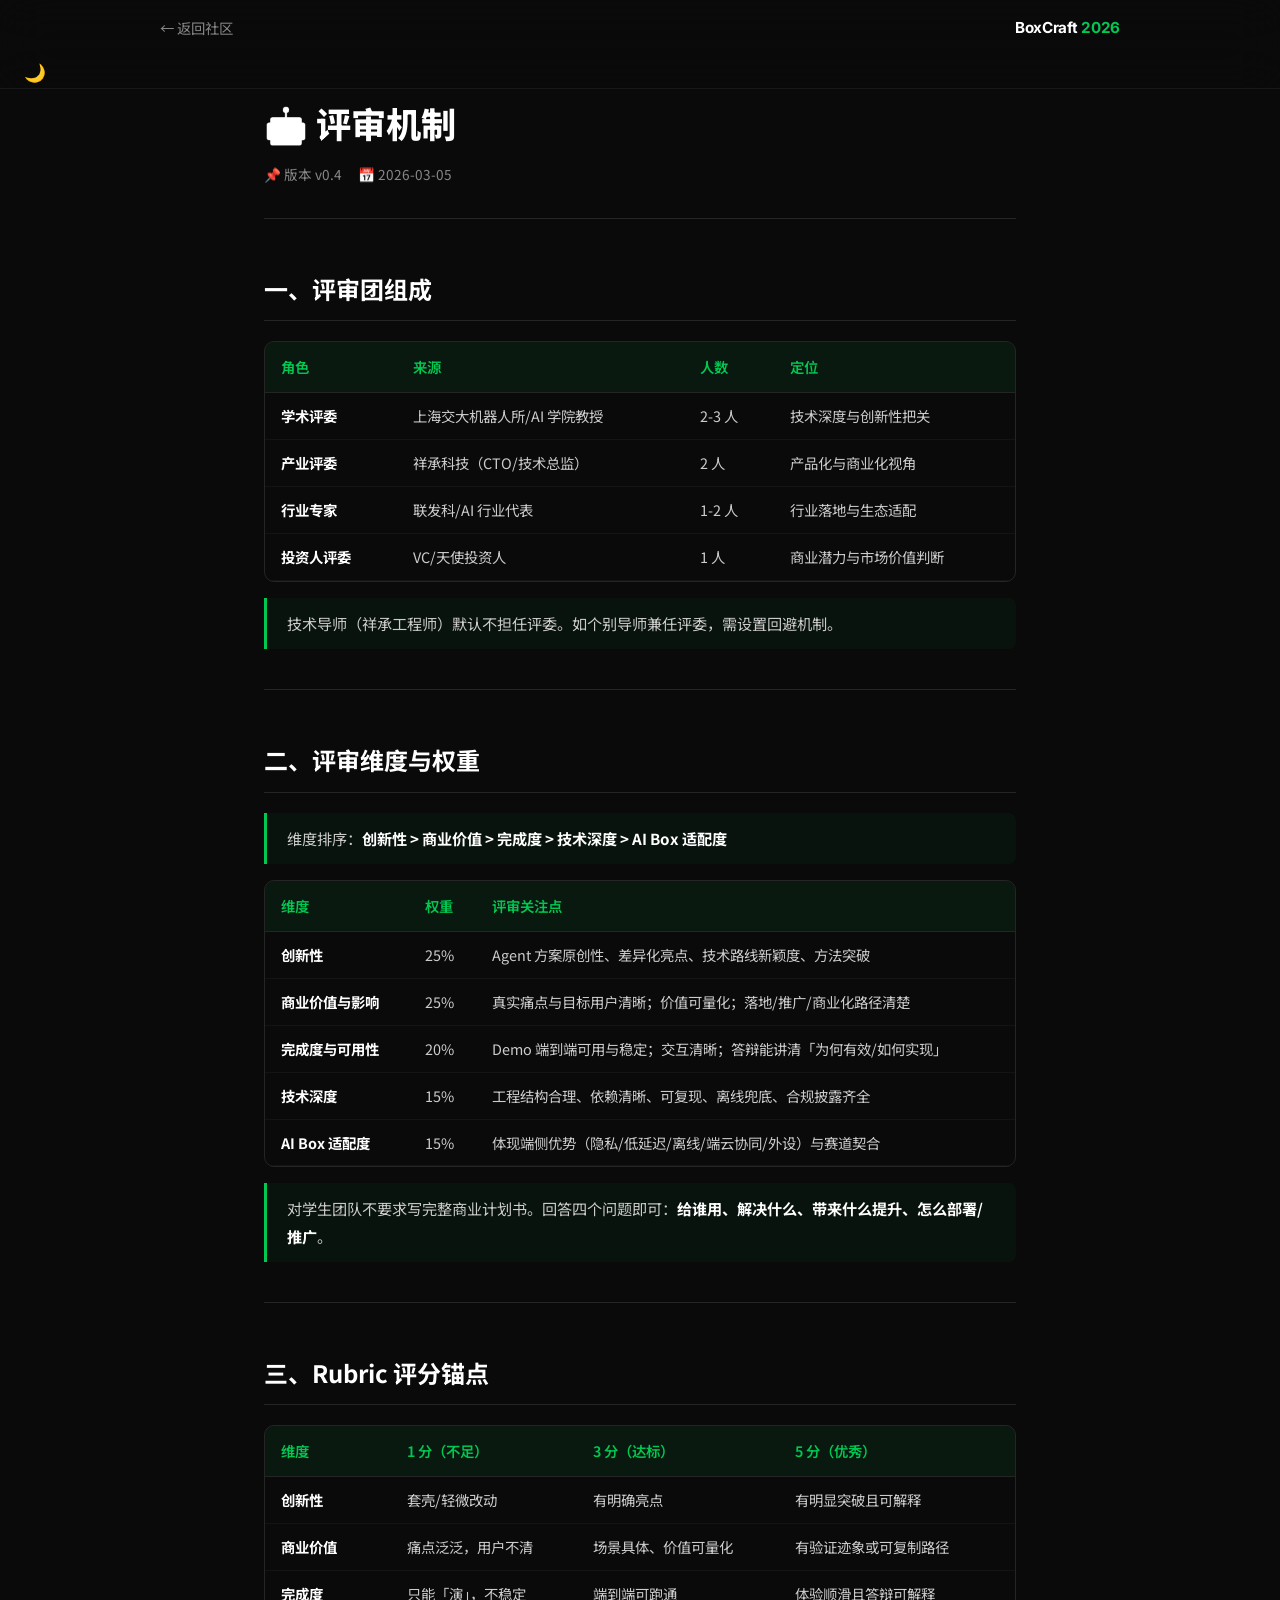
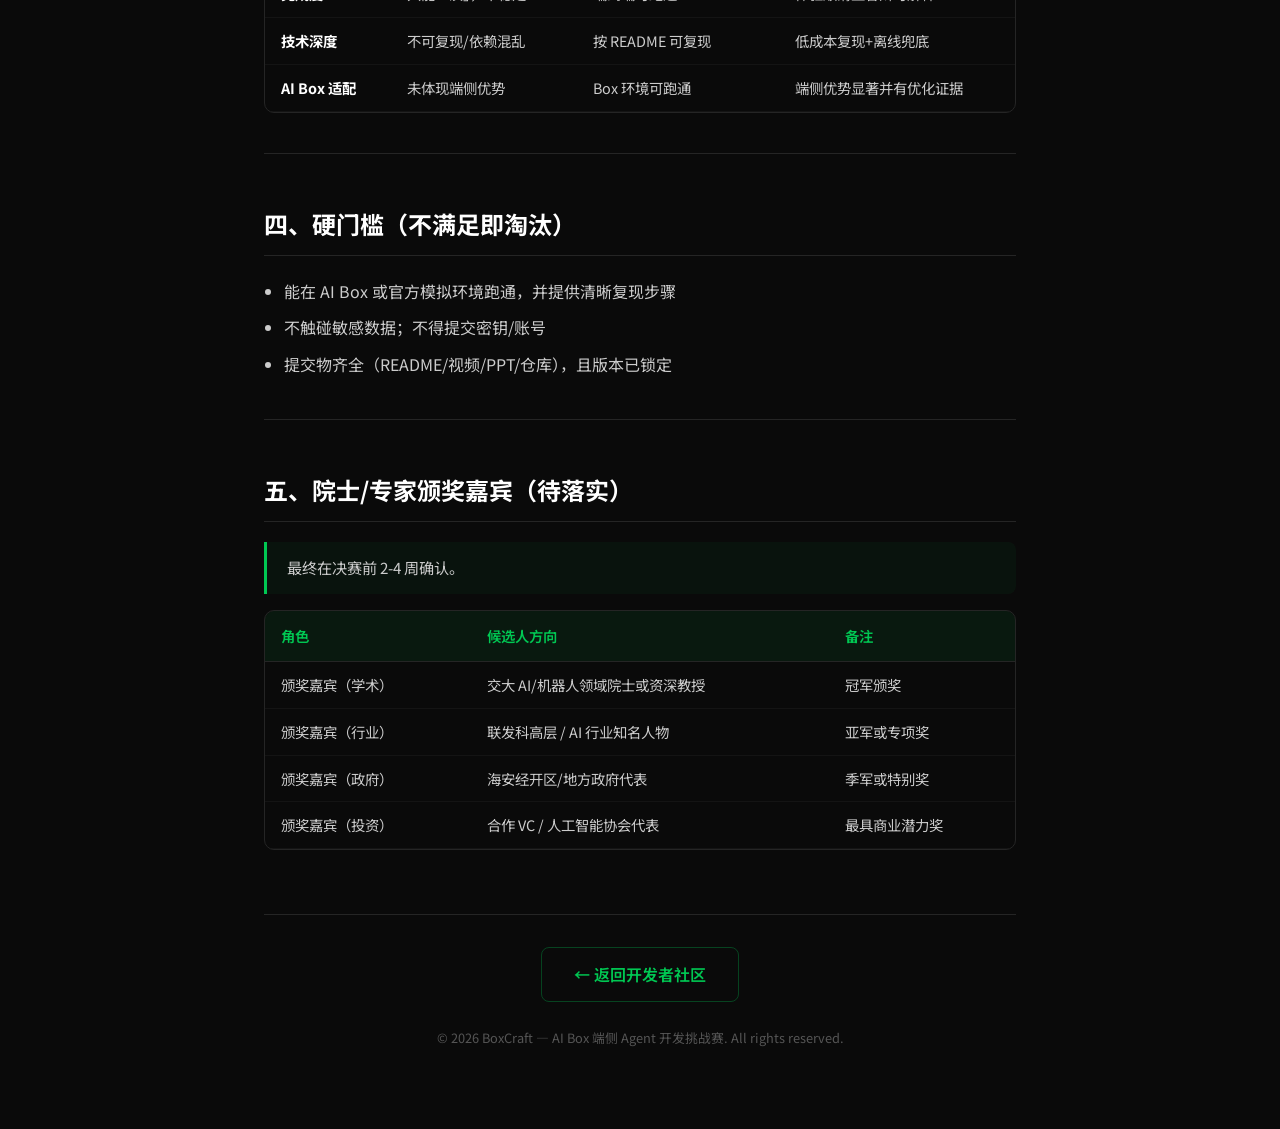
<file: doc-review.html>
<!DOCTYPE html>
<html lang="zh-CN" data-theme="dark">

<head>
    <meta charset="UTF-8">
    <meta name="viewport" content="width=device-width, initial-scale=1.0">
    <title>评审机制 — BoxCraft 2026</title>
    <meta name="description" content="BoxCraft 2026 评审机制：评审团组成、评审维度与权重、Rubric 评分锚点、硬门槛要求。">
    <link rel="stylesheet" href="doc.css">
</head>

<body>
    <nav class="doc-nav">
        <div class="nav-inner">
            <a href="community.html" class="nav-back">← 返回社区</a>
            <span class="nav-title">BoxCraft <span class="green">2026</span></span>
        </div>
      <a href="#" onclick="toggleTheme();return false;" id="themeToggle" title="切换主题" style="font-size:1.1rem; text-decoration:none; margin-left: auto;">🌙</a>
    </nav>

    <main class="doc-container">
        <header class="doc-header">
            <h1>🤖 评审机制</h1>
            <div class="meta">
                <span>📌 版本 v0.4</span>
                <span>📅 2026-03-05</span>
            </div>
        </header>

        <article class="doc-content">

            <h2>一、评审团组成</h2>
            <div class="table-wrap">
                <table>
                    <thead>
                        <tr>
                            <th>角色</th>
                            <th>来源</th>
                            <th>人数</th>
                            <th>定位</th>
                        </tr>
                    </thead>
                    <tbody>
                        <tr>
                            <td><strong>学术评委</strong></td>
                            <td>上海交大机器人所/AI 学院教授</td>
                            <td>2-3 人</td>
                            <td>技术深度与创新性把关</td>
                        </tr>
                        <tr>
                            <td><strong>产业评委</strong></td>
                            <td>祥承科技（CTO/技术总监）</td>
                            <td>2 人</td>
                            <td>产品化与商业化视角</td>
                        </tr>
                        <tr>
                            <td><strong>行业专家</strong></td>
                            <td>联发科/AI 行业代表</td>
                            <td>1-2 人</td>
                            <td>行业落地与生态适配</td>
                        </tr>
                        <tr>
                            <td><strong>投资人评委</strong></td>
                            <td>VC/天使投资人</td>
                            <td>1 人</td>
                            <td>商业潜力与市场价值判断</td>
                        </tr>
                    </tbody>
                </table>
            </div>
            <blockquote>技术导师（祥承工程师）默认不担任评委。如个别导师兼任评委，需设置回避机制。</blockquote>

            <hr>

            <h2>二、评审维度与权重</h2>
            <blockquote>维度排序：<strong>创新性 > 商业价值 > 完成度 > 技术深度 > AI Box 适配度</strong></blockquote>
            <div class="table-wrap">
                <table>
                    <thead>
                        <tr>
                            <th>维度</th>
                            <th>权重</th>
                            <th>评审关注点</th>
                        </tr>
                    </thead>
                    <tbody>
                        <tr>
                            <td><strong>创新性</strong></td>
                            <td>25%</td>
                            <td>Agent 方案原创性、差异化亮点、技术路线新颖度、方法突破</td>
                        </tr>
                        <tr>
                            <td><strong>商业价值与影响</strong></td>
                            <td>25%</td>
                            <td>真实痛点与目标用户清晰；价值可量化；落地/推广/商业化路径清楚</td>
                        </tr>
                        <tr>
                            <td><strong>完成度与可用性</strong></td>
                            <td>20%</td>
                            <td>Demo 端到端可用与稳定；交互清晰；答辩能讲清「为何有效/如何实现」</td>
                        </tr>
                        <tr>
                            <td><strong>技术深度</strong></td>
                            <td>15%</td>
                            <td>工程结构合理、依赖清晰、可复现、离线兜底、合规披露齐全</td>
                        </tr>
                        <tr>
                            <td><strong>AI Box 适配度</strong></td>
                            <td>15%</td>
                            <td>体现端侧优势（隐私/低延迟/离线/端云协同/外设）与赛道契合</td>
                        </tr>
                    </tbody>
                </table>
            </div>
            <blockquote>对学生团队不要求写完整商业计划书。回答四个问题即可：<strong>给谁用、解决什么、带来什么提升、怎么部署/推广</strong>。</blockquote>

            <hr>

            <h2>三、Rubric 评分锚点</h2>
            <div class="table-wrap">
                <table>
                    <thead>
                        <tr>
                            <th>维度</th>
                            <th>1 分（不足）</th>
                            <th>3 分（达标）</th>
                            <th>5 分（优秀）</th>
                        </tr>
                    </thead>
                    <tbody>
                        <tr>
                            <td><strong>创新性</strong></td>
                            <td>套壳/轻微改动</td>
                            <td>有明确亮点</td>
                            <td>有明显突破且可解释</td>
                        </tr>
                        <tr>
                            <td><strong>商业价值</strong></td>
                            <td>痛点泛泛，用户不清</td>
                            <td>场景具体、价值可量化</td>
                            <td>有验证迹象或可复制路径</td>
                        </tr>
                        <tr>
                            <td><strong>完成度</strong></td>
                            <td>只能「演」，不稳定</td>
                            <td>端到端可跑通</td>
                            <td>体验顺滑且答辩可解释</td>
                        </tr>
                        <tr>
                            <td><strong>技术深度</strong></td>
                            <td>不可复现/依赖混乱</td>
                            <td>按 README 可复现</td>
                            <td>低成本复现+离线兜底</td>
                        </tr>
                        <tr>
                            <td><strong>AI Box 适配</strong></td>
                            <td>未体现端侧优势</td>
                            <td>Box 环境可跑通</td>
                            <td>端侧优势显著并有优化证据</td>
                        </tr>
                    </tbody>
                </table>
            </div>

            <hr>

            <h2>四、硬门槛（不满足即淘汰）</h2>
            <ul>
                <li>能在 AI Box 或官方模拟环境跑通，并提供清晰复现步骤</li>
                <li>不触碰敏感数据；不得提交密钥/账号</li>
                <li>提交物齐全（README/视频/PPT/仓库），且版本已锁定</li>
            </ul>

            <hr>

            <h2>五、院士/专家颁奖嘉宾（待落实）</h2>
            <blockquote>最终在决赛前 2-4 周确认。</blockquote>
            <div class="table-wrap">
                <table>
                    <thead>
                        <tr>
                            <th>角色</th>
                            <th>候选人方向</th>
                            <th>备注</th>
                        </tr>
                    </thead>
                    <tbody>
                        <tr>
                            <td>颁奖嘉宾（学术）</td>
                            <td>交大 AI/机器人领域院士或资深教授</td>
                            <td>冠军颁奖</td>
                        </tr>
                        <tr>
                            <td>颁奖嘉宾（行业）</td>
                            <td>联发科高层 / AI 行业知名人物</td>
                            <td>亚军或专项奖</td>
                        </tr>
                        <tr>
                            <td>颁奖嘉宾（政府）</td>
                            <td>海安经开区/地方政府代表</td>
                            <td>季军或特别奖</td>
                        </tr>
                        <tr>
                            <td>颁奖嘉宾（投资）</td>
                            <td>合作 VC / 人工智能协会代表</td>
                            <td>最具商业潜力奖</td>
                        </tr>
                    </tbody>
                </table>
            </div>

        </article>

        <footer class="doc-footer">
            <a href="community.html" class="back-link">← 返回开发者社区</a>
            <p class="copyright">© 2026 BoxCraft — AI Box 端侧 Agent 开发挑战赛. All rights reserved.</p>
        </footer>
    </main>

  <script>
    function toggleTheme() {
      const html = document.documentElement;
      const next = html.getAttribute('data-theme') === 'dark' ? 'light' : 'dark';
      html.setAttribute('data-theme', next);
      localStorage.setItem('boxcraft-theme', next);
      const btn = document.getElementById('themeToggle');
      if (btn) btn.textContent = next === 'dark' ? '🌙' : '☀️';
    }
    (function() {
      const saved = localStorage.getItem('boxcraft-theme');
      if (saved) {
        document.documentElement.setAttribute('data-theme', saved);
        const btn = document.getElementById('themeToggle');
        if (btn) btn.textContent = saved === 'dark' ? '🌙' : '☀️';
      }
    })();
  </script>
</body>

</html>
</file>
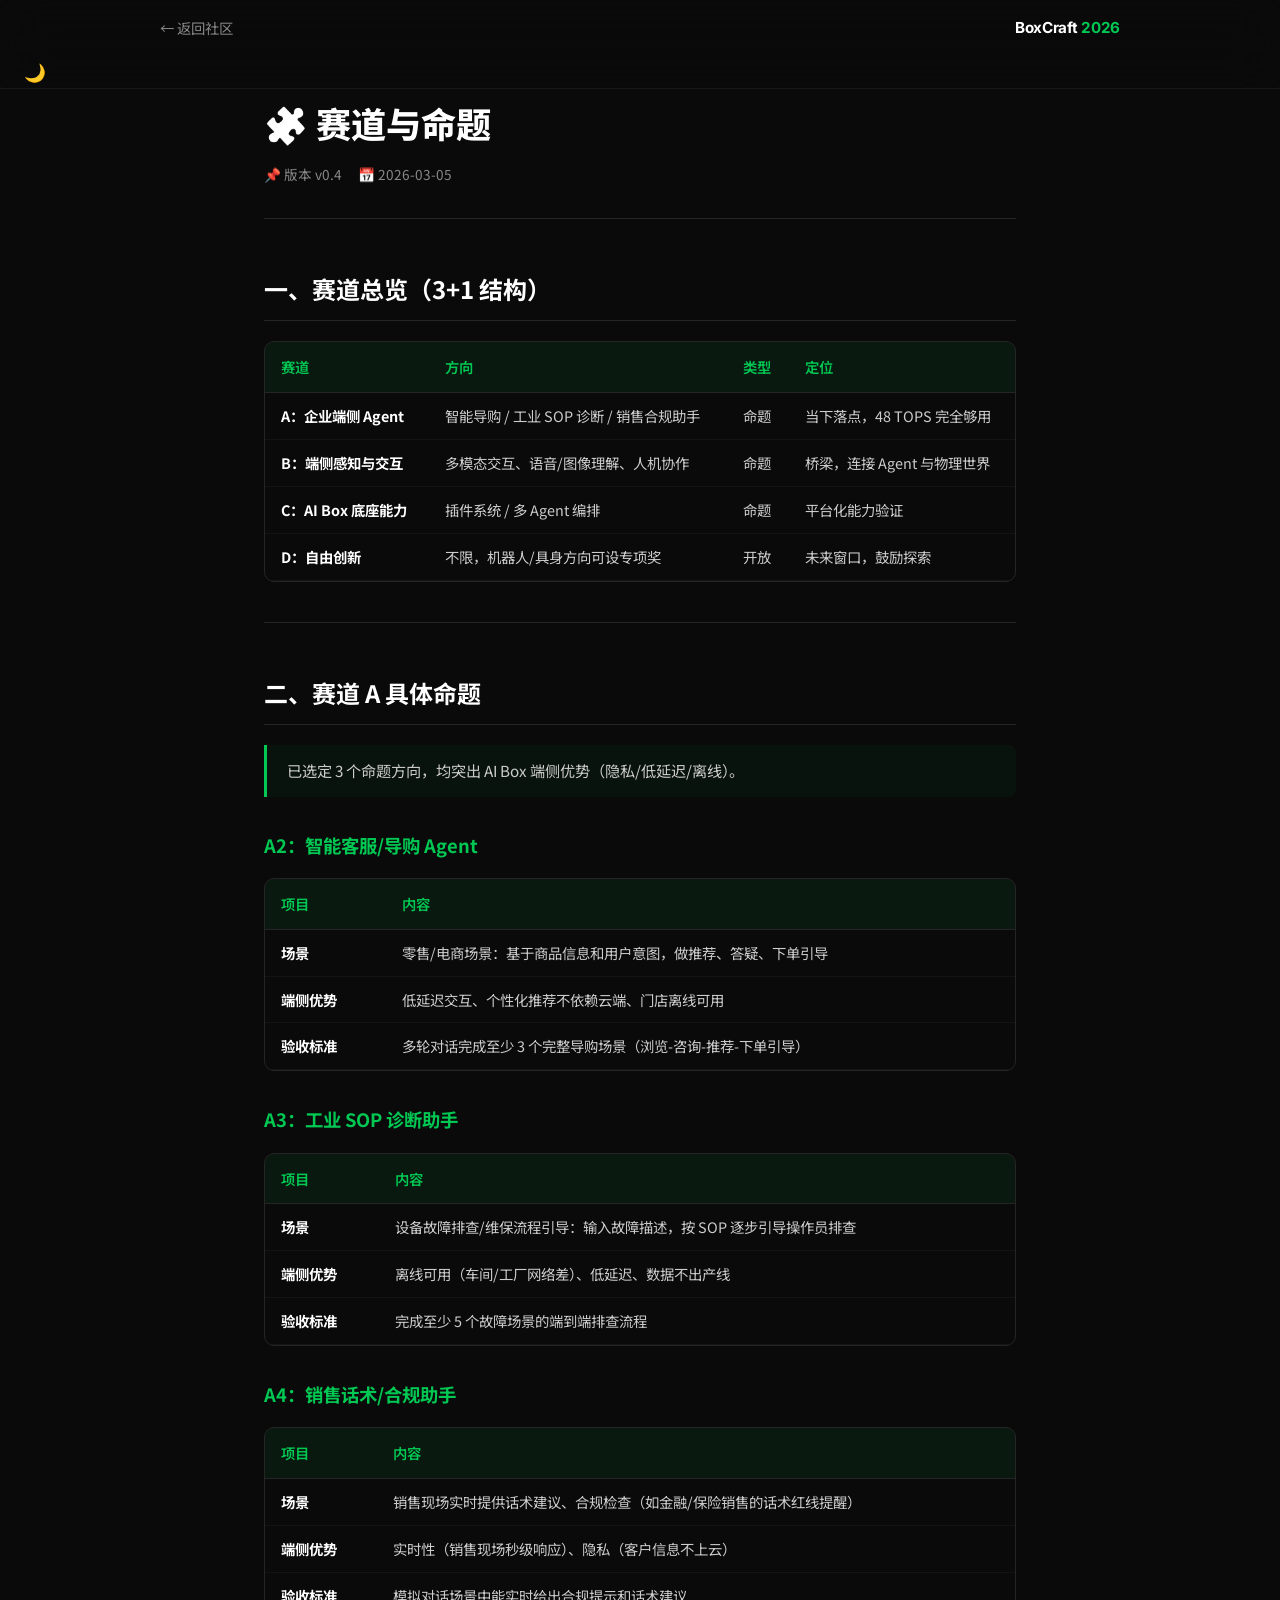
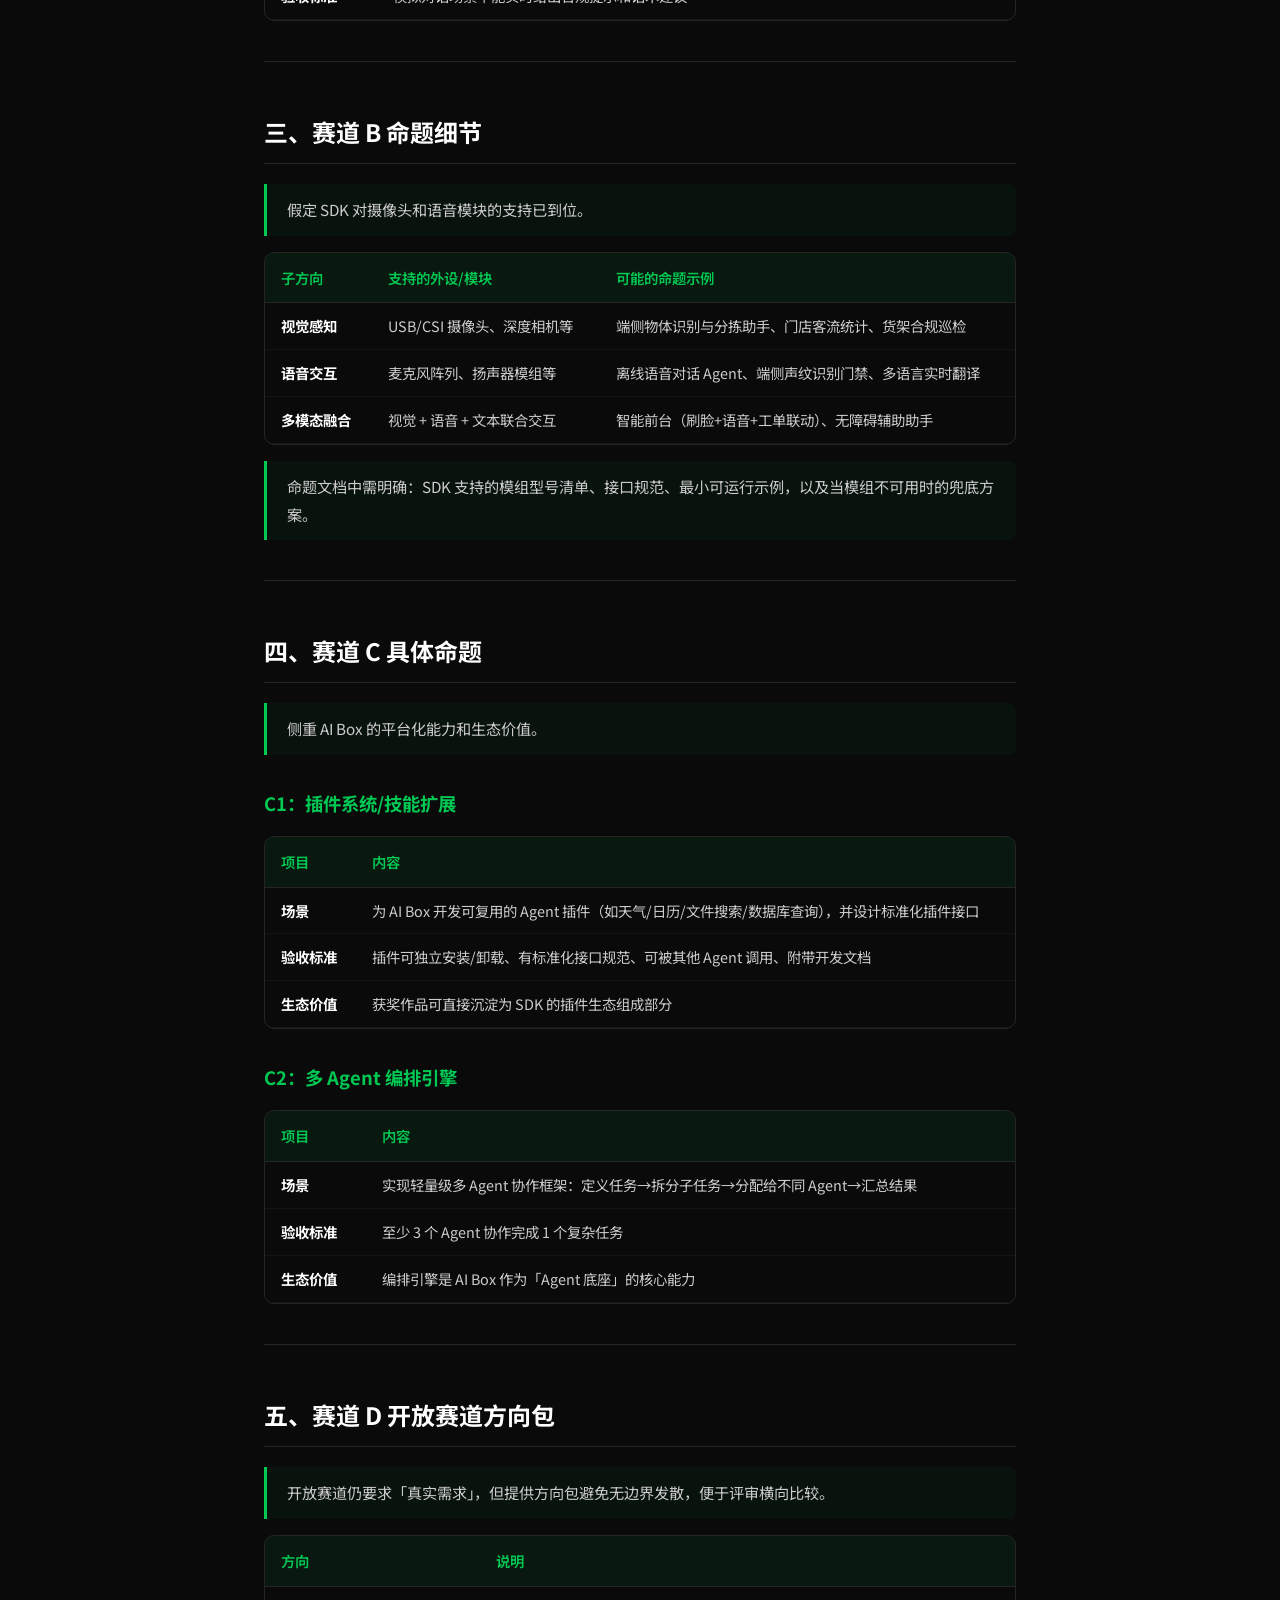
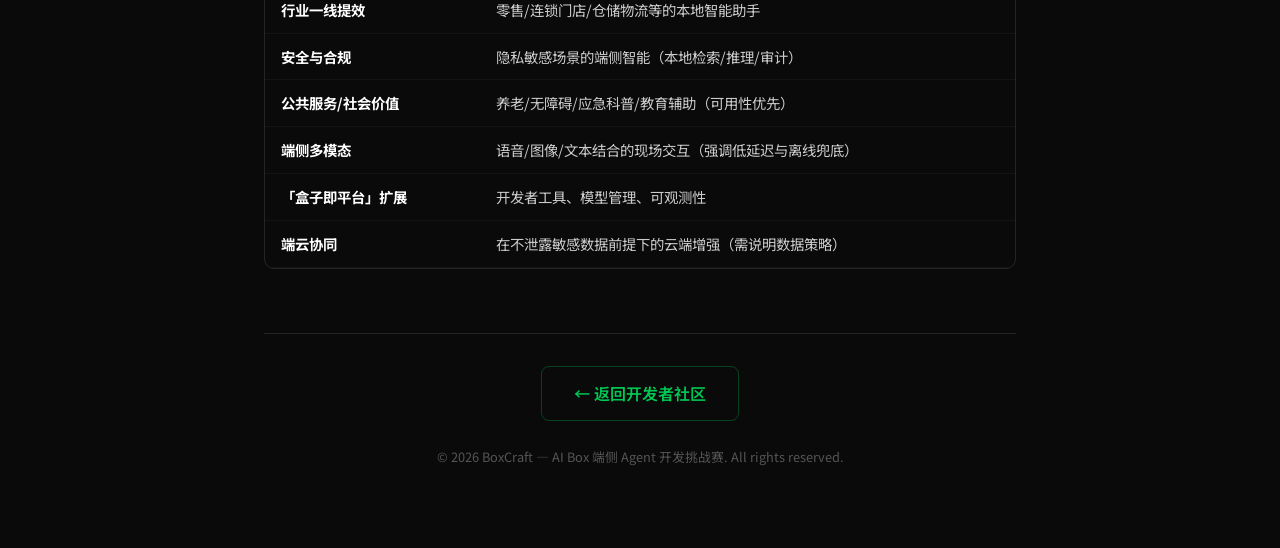
<file: doc-tracks.html>
<!DOCTYPE html>
<html lang="zh-CN" data-theme="dark">

<head>
    <meta charset="UTF-8">
    <meta name="viewport" content="width=device-width, initial-scale=1.0">
    <title>赛道与命题 — BoxCraft 2026</title>
    <meta name="description" content="BoxCraft 2026 赛道与命题详解：企业端侧 Agent、端侧感知与交互、AI Box 底座能力、自由创新四大赛道。">
    <link rel="stylesheet" href="doc.css">
</head>

<body>
    <nav class="doc-nav">
        <div class="nav-inner">
            <a href="community.html" class="nav-back">← 返回社区</a>
            <span class="nav-title">BoxCraft <span class="green">2026</span></span>
        </div>
      <a href="#" onclick="toggleTheme();return false;" id="themeToggle" title="切换主题" style="font-size:1.1rem; text-decoration:none; margin-left: auto;">🌙</a>
    </nav>

    <main class="doc-container">
        <header class="doc-header">
            <h1>🧩 赛道与命题</h1>
            <div class="meta">
                <span>📌 版本 v0.4</span>
                <span>📅 2026-03-05</span>
            </div>
        </header>

        <article class="doc-content">

            <h2>一、赛道总览（3+1 结构）</h2>
            <div class="table-wrap">
                <table>
                    <thead>
                        <tr>
                            <th>赛道</th>
                            <th>方向</th>
                            <th>类型</th>
                            <th>定位</th>
                        </tr>
                    </thead>
                    <tbody>
                        <tr>
                            <td><strong>A：企业端侧 Agent</strong></td>
                            <td>智能导购 / 工业 SOP 诊断 / 销售合规助手</td>
                            <td>命题</td>
                            <td>当下落点，48 TOPS 完全够用</td>
                        </tr>
                        <tr>
                            <td><strong>B：端侧感知与交互</strong></td>
                            <td>多模态交互、语音/图像理解、人机协作</td>
                            <td>命题</td>
                            <td>桥梁，连接 Agent 与物理世界</td>
                        </tr>
                        <tr>
                            <td><strong>C：AI Box 底座能力</strong></td>
                            <td>插件系统 / 多 Agent 编排</td>
                            <td>命题</td>
                            <td>平台化能力验证</td>
                        </tr>
                        <tr>
                            <td><strong>D：自由创新</strong></td>
                            <td>不限，机器人/具身方向可设专项奖</td>
                            <td>开放</td>
                            <td>未来窗口，鼓励探索</td>
                        </tr>
                    </tbody>
                </table>
            </div>

            <hr>

            <h2>二、赛道 A 具体命题</h2>
            <blockquote>已选定 3 个命题方向，均突出 AI Box 端侧优势（隐私/低延迟/离线）。</blockquote>

            <h3>A2：智能客服/导购 Agent</h3>
            <div class="table-wrap">
                <table>
                    <thead>
                        <tr>
                            <th>项目</th>
                            <th>内容</th>
                        </tr>
                    </thead>
                    <tbody>
                        <tr>
                            <td><strong>场景</strong></td>
                            <td>零售/电商场景：基于商品信息和用户意图，做推荐、答疑、下单引导</td>
                        </tr>
                        <tr>
                            <td><strong>端侧优势</strong></td>
                            <td>低延迟交互、个性化推荐不依赖云端、门店离线可用</td>
                        </tr>
                        <tr>
                            <td><strong>验收标准</strong></td>
                            <td>多轮对话完成至少 3 个完整导购场景（浏览-咨询-推荐-下单引导）</td>
                        </tr>
                    </tbody>
                </table>
            </div>

            <h3>A3：工业 SOP 诊断助手</h3>
            <div class="table-wrap">
                <table>
                    <thead>
                        <tr>
                            <th>项目</th>
                            <th>内容</th>
                        </tr>
                    </thead>
                    <tbody>
                        <tr>
                            <td><strong>场景</strong></td>
                            <td>设备故障排查/维保流程引导：输入故障描述，按 SOP 逐步引导操作员排查</td>
                        </tr>
                        <tr>
                            <td><strong>端侧优势</strong></td>
                            <td>离线可用（车间/工厂网络差）、低延迟、数据不出产线</td>
                        </tr>
                        <tr>
                            <td><strong>验收标准</strong></td>
                            <td>完成至少 5 个故障场景的端到端排查流程</td>
                        </tr>
                    </tbody>
                </table>
            </div>

            <h3>A4：销售话术/合规助手</h3>
            <div class="table-wrap">
                <table>
                    <thead>
                        <tr>
                            <th>项目</th>
                            <th>内容</th>
                        </tr>
                    </thead>
                    <tbody>
                        <tr>
                            <td><strong>场景</strong></td>
                            <td>销售现场实时提供话术建议、合规检查（如金融/保险销售的话术红线提醒）</td>
                        </tr>
                        <tr>
                            <td><strong>端侧优势</strong></td>
                            <td>实时性（销售现场秒级响应）、隐私（客户信息不上云）</td>
                        </tr>
                        <tr>
                            <td><strong>验收标准</strong></td>
                            <td>模拟对话场景中能实时给出合规提示和话术建议</td>
                        </tr>
                    </tbody>
                </table>
            </div>

            <hr>

            <h2>三、赛道 B 命题细节</h2>
            <blockquote>假定 SDK 对摄像头和语音模块的支持已到位。</blockquote>
            <div class="table-wrap">
                <table>
                    <thead>
                        <tr>
                            <th>子方向</th>
                            <th>支持的外设/模块</th>
                            <th>可能的命题示例</th>
                        </tr>
                    </thead>
                    <tbody>
                        <tr>
                            <td><strong>视觉感知</strong></td>
                            <td>USB/CSI 摄像头、深度相机等</td>
                            <td>端侧物体识别与分拣助手、门店客流统计、货架合规巡检</td>
                        </tr>
                        <tr>
                            <td><strong>语音交互</strong></td>
                            <td>麦克风阵列、扬声器模组等</td>
                            <td>离线语音对话 Agent、端侧声纹识别门禁、多语言实时翻译</td>
                        </tr>
                        <tr>
                            <td><strong>多模态融合</strong></td>
                            <td>视觉 + 语音 + 文本联合交互</td>
                            <td>智能前台（刷脸+语音+工单联动）、无障碍辅助助手</td>
                        </tr>
                    </tbody>
                </table>
            </div>
            <blockquote>命题文档中需明确：SDK 支持的模组型号清单、接口规范、最小可运行示例，以及当模组不可用时的兜底方案。</blockquote>

            <hr>

            <h2>四、赛道 C 具体命题</h2>
            <blockquote>侧重 AI Box 的平台化能力和生态价值。</blockquote>

            <h3>C1：插件系统/技能扩展</h3>
            <div class="table-wrap">
                <table>
                    <thead>
                        <tr>
                            <th>项目</th>
                            <th>内容</th>
                        </tr>
                    </thead>
                    <tbody>
                        <tr>
                            <td><strong>场景</strong></td>
                            <td>为 AI Box 开发可复用的 Agent 插件（如天气/日历/文件搜索/数据库查询），并设计标准化插件接口</td>
                        </tr>
                        <tr>
                            <td><strong>验收标准</strong></td>
                            <td>插件可独立安装/卸载、有标准化接口规范、可被其他 Agent 调用、附带开发文档</td>
                        </tr>
                        <tr>
                            <td><strong>生态价值</strong></td>
                            <td>获奖作品可直接沉淀为 SDK 的插件生态组成部分</td>
                        </tr>
                    </tbody>
                </table>
            </div>

            <h3>C2：多 Agent 编排引擎</h3>
            <div class="table-wrap">
                <table>
                    <thead>
                        <tr>
                            <th>项目</th>
                            <th>内容</th>
                        </tr>
                    </thead>
                    <tbody>
                        <tr>
                            <td><strong>场景</strong></td>
                            <td>实现轻量级多 Agent 协作框架：定义任务→拆分子任务→分配给不同 Agent→汇总结果</td>
                        </tr>
                        <tr>
                            <td><strong>验收标准</strong></td>
                            <td>至少 3 个 Agent 协作完成 1 个复杂任务</td>
                        </tr>
                        <tr>
                            <td><strong>生态价值</strong></td>
                            <td>编排引擎是 AI Box 作为「Agent 底座」的核心能力</td>
                        </tr>
                    </tbody>
                </table>
            </div>

            <hr>

            <h2>五、赛道 D 开放赛道方向包</h2>
            <blockquote>开放赛道仍要求「真实需求」，但提供方向包避免无边界发散，便于评审横向比较。</blockquote>
            <div class="table-wrap">
                <table>
                    <thead>
                        <tr>
                            <th>方向</th>
                            <th>说明</th>
                        </tr>
                    </thead>
                    <tbody>
                        <tr>
                            <td><strong>行业一线提效</strong></td>
                            <td>零售/连锁门店/仓储物流等的本地智能助手</td>
                        </tr>
                        <tr>
                            <td><strong>安全与合规</strong></td>
                            <td>隐私敏感场景的端侧智能（本地检索/推理/审计）</td>
                        </tr>
                        <tr>
                            <td><strong>公共服务/社会价值</strong></td>
                            <td>养老/无障碍/应急科普/教育辅助（可用性优先）</td>
                        </tr>
                        <tr>
                            <td><strong>端侧多模态</strong></td>
                            <td>语音/图像/文本结合的现场交互（强调低延迟与离线兜底）</td>
                        </tr>
                        <tr>
                            <td><strong>「盒子即平台」扩展</strong></td>
                            <td>开发者工具、模型管理、可观测性</td>
                        </tr>
                        <tr>
                            <td><strong>端云协同</strong></td>
                            <td>在不泄露敏感数据前提下的云端增强（需说明数据策略）</td>
                        </tr>
                    </tbody>
                </table>
            </div>

        </article>

        <footer class="doc-footer">
            <a href="community.html" class="back-link">← 返回开发者社区</a>
            <p class="copyright">© 2026 BoxCraft — AI Box 端侧 Agent 开发挑战赛. All rights reserved.</p>
        </footer>
    </main>

  <script>
    function toggleTheme() {
      const html = document.documentElement;
      const next = html.getAttribute('data-theme') === 'dark' ? 'light' : 'dark';
      html.setAttribute('data-theme', next);
      localStorage.setItem('boxcraft-theme', next);
      const btn = document.getElementById('themeToggle');
      if (btn) btn.textContent = next === 'dark' ? '🌙' : '☀️';
    }
    (function() {
      const saved = localStorage.getItem('boxcraft-theme');
      if (saved) {
        document.documentElement.setAttribute('data-theme', saved);
        const btn = document.getElementById('themeToggle');
        if (btn) btn.textContent = saved === 'dark' ? '🌙' : '☀️';
      }
    })();
  </script>
</body>

</html>
</file>
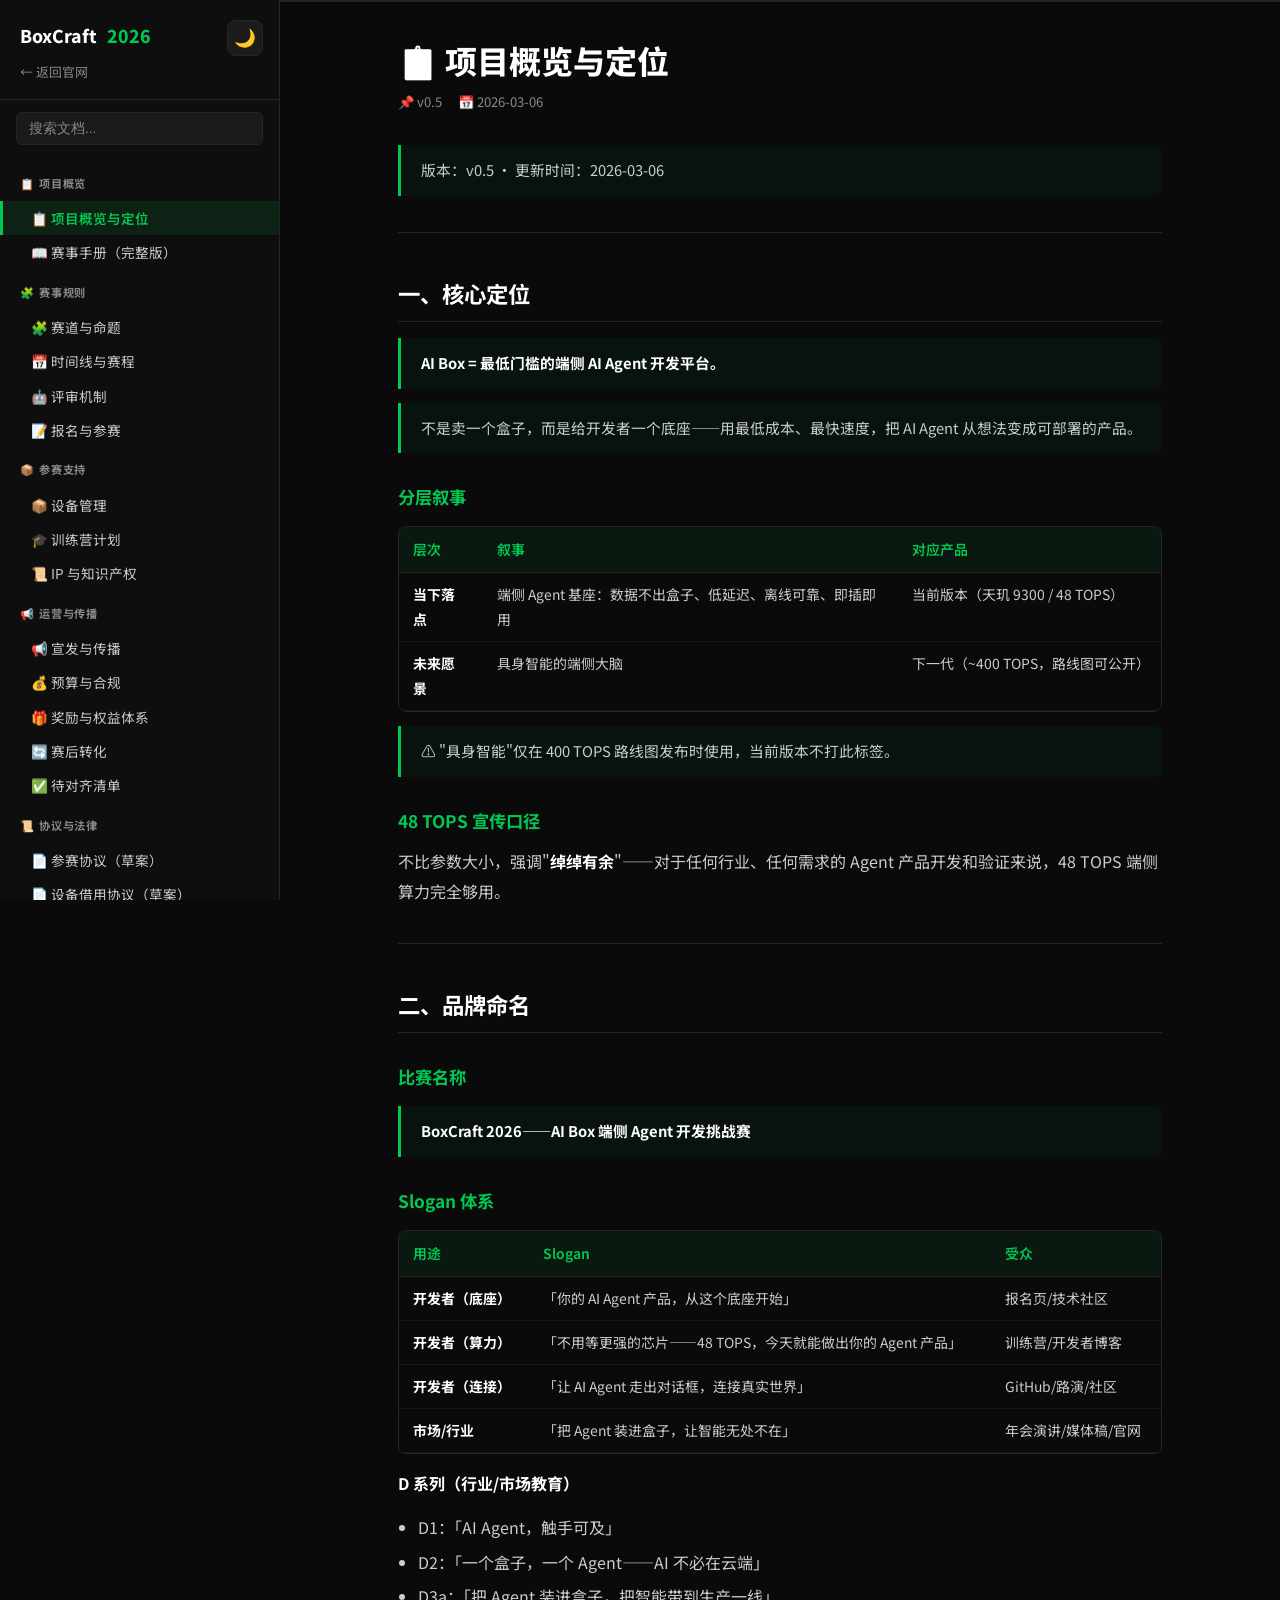
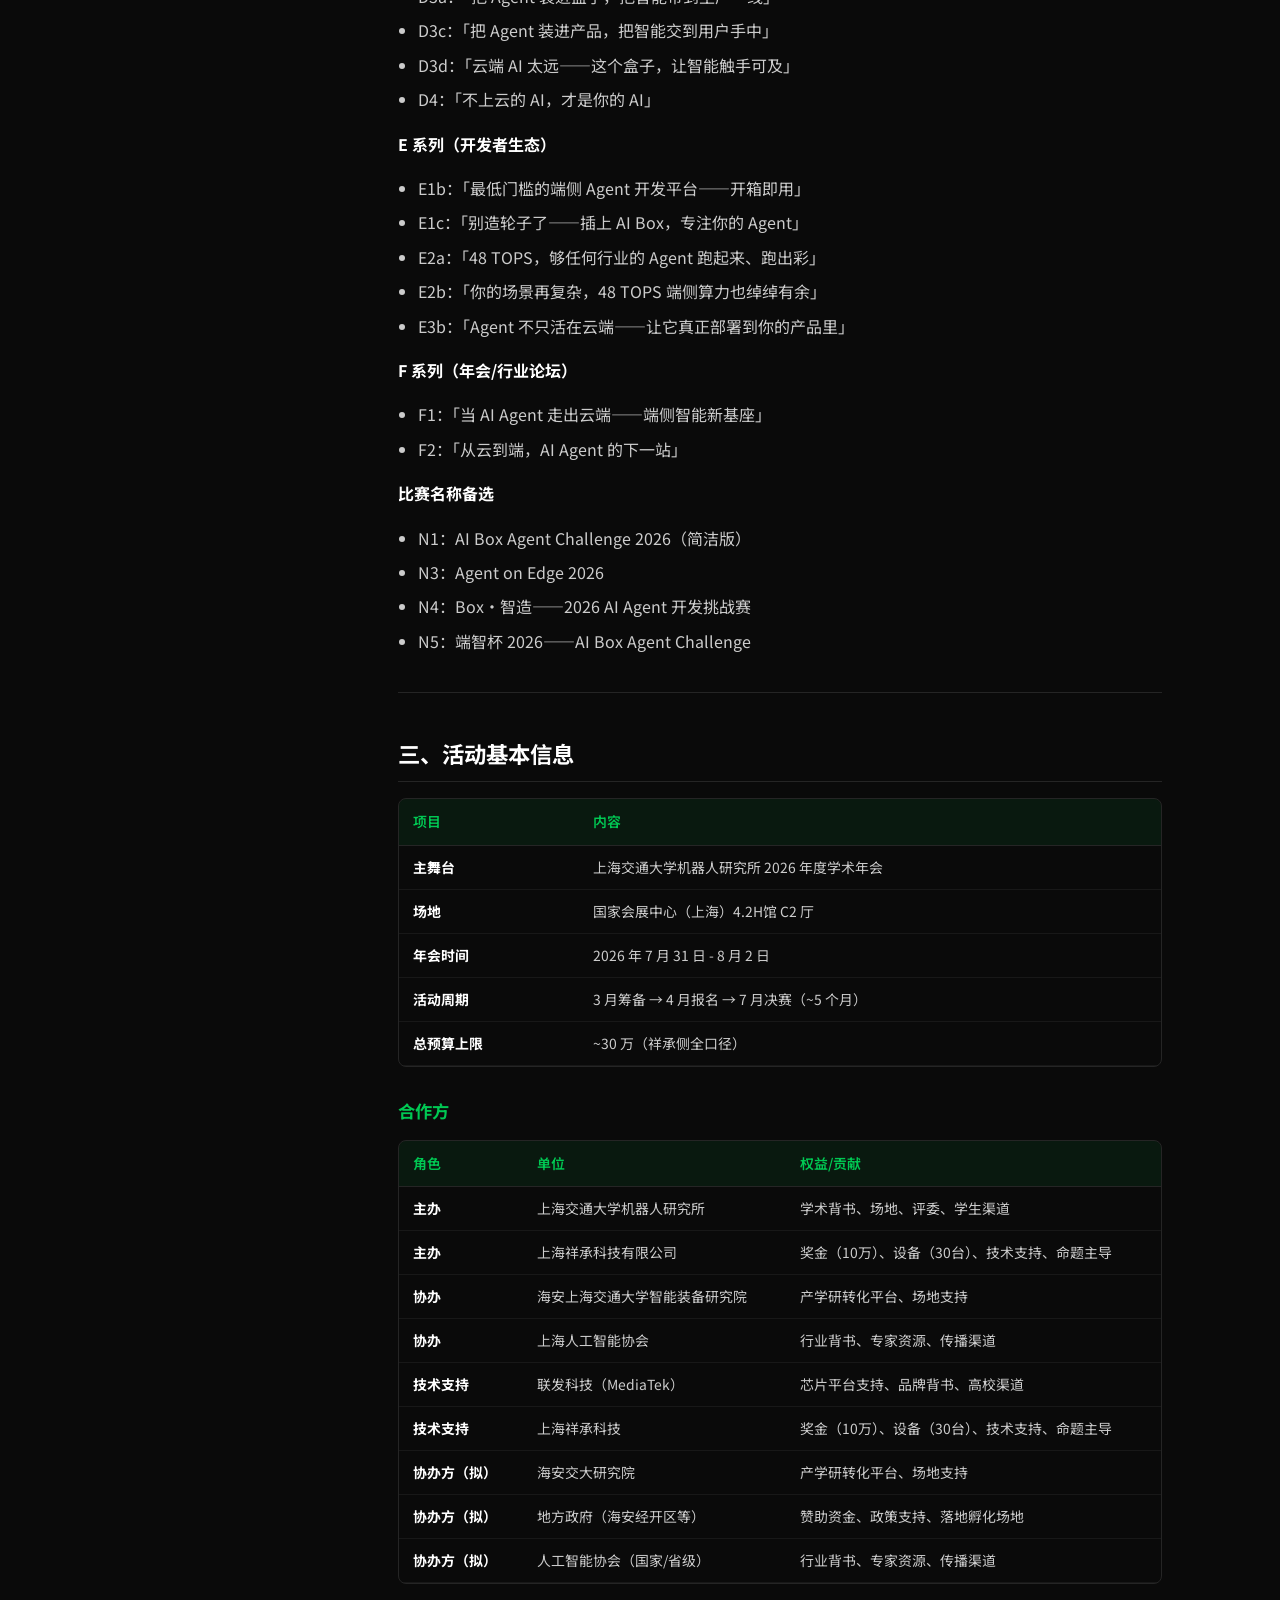
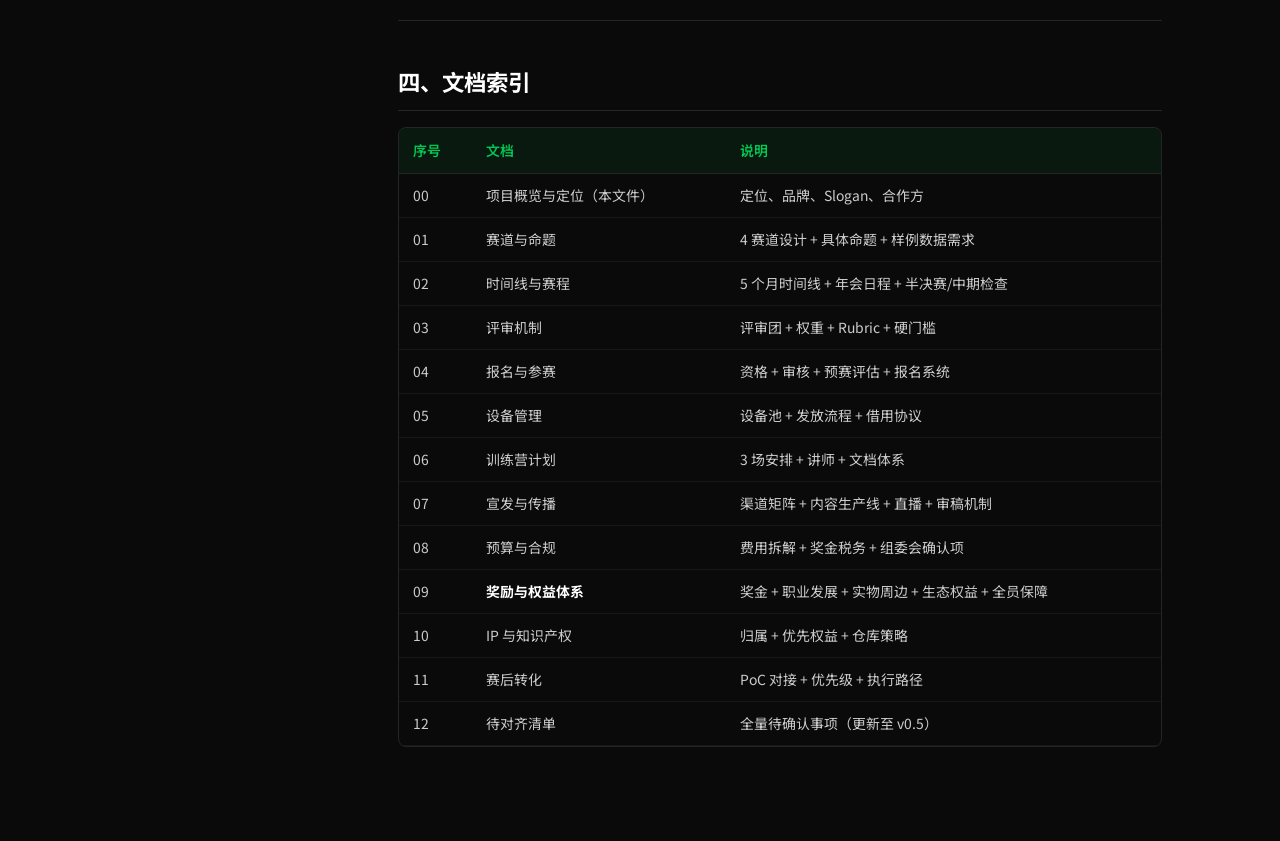
<file: docs.html>
<!DOCTYPE html>
<html lang="zh-CN" data-theme="dark">

<head>
  <meta charset="UTF-8">
  <meta name="viewport" content="width=device-width, initial-scale=1.0">
  <title>策划文档 — BoxCraft 2026</title>
  <meta name="description" content="BoxCraft 2026 赛事策划文档中心：项目概览、赛道命题、评审机制、训练营、设备管理、协议等完整文档。">
  <link rel="stylesheet" href="docs.css">
</head>

<body>
  <!-- Mobile toggle -->
  <button class="sidebar-toggle" onclick="toggleSidebar()">☰</button>
  <div class="sidebar-overlay" onclick="toggleSidebar()"></div>

  <!-- Reading progress -->
  <div class="reading-progress">
    <div class="bar" id="progressBar"></div>
  </div>

  <div class="docs-layout">
    <!-- Sidebar -->
    <aside class="sidebar" id="sidebar">
      <div class="sidebar-header">
        <a href="index.html" class="logo">BoxCraft <span class="green">2026</span></a>
        <a href="index.html" class="back-link">← 返回官网</a>
        <button class="theme-toggle" id="themeToggle" onclick="toggleTheme()" title="切换主题">🌙</button>
      </div>
      <div class="sidebar-search">
        <input type="text" id="searchInput" placeholder="搜索文档..." oninput="filterNav(this.value)">
      </div>
      <nav class="sidebar-nav" id="sidebarNav">
        <div class="nav-group">
          <div class="nav-group-title">📋 项目概览</div>
          <a class="nav-item" data-target="overview" onclick="showDoc('overview')">📋 项目概览与定位</a>
          <a class="nav-item" data-target="handbook" onclick="showDoc('handbook')">📖 赛事手册（完整版）</a>
        </div>
        <div class="nav-group">
          <div class="nav-group-title">🧩 赛事规则</div>
          <a class="nav-item" data-target="tracks" onclick="showDoc('tracks')">🧩 赛道与命题</a>
          <a class="nav-item" data-target="timeline" onclick="showDoc('timeline')">📅 时间线与赛程</a>
          <a class="nav-item" data-target="review" onclick="showDoc('review')">🤖 评审机制</a>
          <a class="nav-item" data-target="registration" onclick="showDoc('registration')">📝 报名与参赛</a>
        </div>
        <div class="nav-group">
          <div class="nav-group-title">📦 参赛支持</div>
          <a class="nav-item" data-target="equipment" onclick="showDoc('equipment')">📦 设备管理</a>
          <a class="nav-item" data-target="bootcamp" onclick="showDoc('bootcamp')">🎓 训练营计划</a>
          <a class="nav-item" data-target="ip" onclick="showDoc('ip')">📜 IP 与知识产权</a>
        </div>
        <div class="nav-group">
          <div class="nav-group-title">📢 运营与传播</div>
          <a class="nav-item" data-target="promotion" onclick="showDoc('promotion')">📢 宣发与传播</a>
          <a class="nav-item" data-target="budget" onclick="showDoc('budget')">💰 预算与合规</a>
          <a class="nav-item" data-target="rewards" onclick="showDoc('rewards')">🎁 奖励与权益体系</a>
          <a class="nav-item" data-target="conversion" onclick="showDoc('conversion')">🔄 赛后转化</a>
          <a class="nav-item" data-target="checklist" onclick="showDoc('checklist')">✅ 待对齐清单</a>
        </div>
        <div class="nav-group">
          <div class="nav-group-title">📜 协议与法律</div>
          <a class="nav-item" data-target="agreement" onclick="showDoc('agreement')">📄 参赛协议（草案）</a>
          <a class="nav-item" data-target="device-loan" onclick="showDoc('device-loan')">📄 设备借用协议（草案）</a>
        </div>

      </nav>
    </aside>

    <!-- Main Content -->
    <main class="docs-main">
      <div class="docs-content" id="docsContent">
        <div class="doc-section active" id="section-overview">
          <h1>📋 项目概览与定位</h1>
          <div class="doc-meta"><span>📌 v0.5</span> <span>📅 2026-03-06</span></div>
          <blockquote>版本：v0.5 · 更新时间：2026-03-06</blockquote>
          <hr>
          <h2>一、核心定位</h2>
          <blockquote><strong>AI Box = 最低门槛的端侧 AI Agent 开发平台。</strong></blockquote>
          <blockquote>不是卖一个盒子，而是给开发者一个底座——用最低成本、最快速度，把 AI Agent 从想法变成可部署的产品。</blockquote>
          <h3>分层叙事</h3>
          <div class="table-wrap">
            <table>
              <thead>
                <tr>
                  <th>层次</th>
                  <th>叙事</th>
                  <th>对应产品</th>
                </tr>
              </thead>
              <tbody>
                <tr>
                  <td><strong>当下落点</strong></td>
                  <td>端侧 Agent 基座：数据不出盒子、低延迟、离线可靠、即插即用</td>
                  <td>当前版本（天玑 9300 / 48 TOPS）</td>
                </tr>
                <tr>
                  <td><strong>未来愿景</strong></td>
                  <td>具身智能的端侧大脑</td>
                  <td>下一代（~400 TOPS，路线图可公开）</td>
                </tr>
              </tbody>
            </table>
          </div>
          <blockquote>⚠ "具身智能"仅在 400 TOPS 路线图发布时使用，当前版本不打此标签。</blockquote>
          <h3>48 TOPS 宣传口径</h3>
          <p>不比参数大小，强调"<strong>绰绰有余</strong>"——对于任何行业、任何需求的 Agent 产品开发和验证来说，48 TOPS 端侧算力完全够用。</p>
          <hr>
          <h2>二、品牌命名</h2>
          <h3>比赛名称</h3>
          <blockquote><strong>BoxCraft 2026——AI Box 端侧 Agent 开发挑战赛</strong></blockquote>
          <h3>Slogan 体系</h3>
          <div class="table-wrap">
            <table>
              <thead>
                <tr>
                  <th>用途</th>
                  <th>Slogan</th>
                  <th>受众</th>
                </tr>
              </thead>
              <tbody>
                <tr>
                  <td><strong>开发者（底座）</strong></td>
                  <td>「你的 AI Agent 产品，从这个底座开始」</td>
                  <td>报名页/技术社区</td>
                </tr>
                <tr>
                  <td><strong>开发者（算力）</strong></td>
                  <td>「不用等更强的芯片——48 TOPS，今天就能做出你的 Agent 产品」</td>
                  <td>训练营/开发者博客</td>
                </tr>
                <tr>
                  <td><strong>开发者（连接）</strong></td>
                  <td>「让 AI Agent 走出对话框，连接真实世界」</td>
                  <td>GitHub/路演/社区</td>
                </tr>
                <tr>
                  <td><strong>市场/行业</strong></td>
                  <td>「把 Agent 装进盒子，让智能无处不在」</td>
                  <td>年会演讲/媒体稿/官网</td>
                </tr>
              </tbody>
            </table>
          </div>
          <p><strong>D 系列（行业/市场教育）</strong></p>
          <ul>
            <li>D1：「AI Agent，触手可及」</li>
            <li>D2：「一个盒子，一个 Agent——AI 不必在云端」</li>
            <li>D3a：「把 Agent 装进盒子，把智能带到生产一线」</li>
            <li>D3c：「把 Agent 装进产品，把智能交到用户手中」</li>
            <li>D3d：「云端 AI 太远——这个盒子，让智能触手可及」</li>
            <li>D4：「不上云的 AI，才是你的 AI」</li>
          </ul>
          <p><strong>E 系列（开发者生态）</strong></p>
          <ul>
            <li>E1b：「最低门槛的端侧 Agent 开发平台——开箱即用」</li>
            <li>E1c：「别造轮子了——插上 AI Box，专注你的 Agent」</li>
            <li>E2a：「48 TOPS，够任何行业的 Agent 跑起来、跑出彩」</li>
            <li>E2b：「你的场景再复杂，48 TOPS 端侧算力也绰绰有余」</li>
            <li>E3b：「Agent 不只活在云端——让它真正部署到你的产品里」</li>
          </ul>
          <p><strong>F 系列（年会/行业论坛）</strong></p>
          <ul>
            <li>F1：「当 AI Agent 走出云端——端侧智能新基座」</li>
            <li>F2：「从云到端，AI Agent 的下一站」</li>
          </ul>
          <p><strong>比赛名称备选</strong></p>
          <ul>
            <li>N1：AI Box Agent Challenge 2026（简洁版）</li>
            <li>N3：Agent on Edge 2026</li>
            <li>N4：Box·智造——2026 AI Agent 开发挑战赛</li>
            <li>N5：端智杯 2026——AI Box Agent Challenge</li>
          </ul>
          <hr>
          <h2>三、活动基本信息</h2>
          <div class="table-wrap">
            <table>
              <thead>
                <tr>
                  <th>项目</th>
                  <th>内容</th>
                </tr>
              </thead>
              <tbody>
                <tr>
                  <td><strong>主舞台</strong></td>
                  <td>上海交通大学机器人研究所 2026 年度学术年会</td>
                </tr>
                <tr>
                  <td><strong>场地</strong></td>
                  <td>国家会展中心（上海）4.2H馆 C2 厅</td>
                </tr>
                <tr>
                  <td><strong>年会时间</strong></td>
                  <td>2026 年 7 月 31 日 - 8 月 2 日</td>
                </tr>
                <tr>
                  <td><strong>活动周期</strong></td>
                  <td>3 月筹备 → 4 月报名 → 7 月决赛（~5 个月）</td>
                </tr>
                <tr>
                  <td><strong>总预算上限</strong></td>
                  <td>~30 万（祥承侧全口径）</td>
                </tr>
              </tbody>
            </table>
          </div>
          <h3>合作方</h3>
          <div class="table-wrap">
            <table>
              <thead>
                <tr>
                  <th>角色</th>
                  <th>单位</th>
                  <th>权益/贡献</th>
                </tr>
              </thead>
              <tbody>
                <tr>
                  <td><strong>主办</strong></td>
                  <td>上海交通大学机器人研究所</td>
                  <td>学术背书、场地、评委、学生渠道</td>
                </tr>
                <tr>
                  <td><strong>主办</strong></td>
                  <td>上海祥承科技有限公司</td>
                  <td>奖金（10万）、设备（30台）、技术支持、命题主导</td>
                </tr>
                <tr>
                  <td><strong>协办</strong></td>
                  <td>海安上海交通大学智能装备研究院</td>
                  <td>产学研转化平台、场地支持</td>
                </tr>
                <tr>
                  <td><strong>协办</strong></td>
                  <td>上海人工智能协会</td>
                  <td>行业背书、专家资源、传播渠道</td>
                </tr>
                <tr>
                  <td><strong>技术支持</strong></td>
                  <td>联发科技（MediaTek）</td>
                  <td>芯片平台支持、品牌背书、高校渠道</td>
                </tr>
                <tr>
                  <td><strong>技术支持</strong></td>
                  <td>上海祥承科技</td>
                  <td>奖金（10万）、设备（30台）、技术支持、命题主导</td>
                </tr>
                <tr>
                  <td><strong>协办方（拟）</strong></td>
                  <td>海安交大研究院</td>
                  <td>产学研转化平台、场地支持</td>
                </tr>
                <tr>
                  <td><strong>协办方（拟）</strong></td>
                  <td>地方政府（海安经开区等）</td>
                  <td>赞助资金、政策支持、落地孵化场地</td>
                </tr>
                <tr>
                  <td><strong>协办方（拟）</strong></td>
                  <td>人工智能协会（国家/省级）</td>
                  <td>行业背书、专家资源、传播渠道</td>
                </tr>
              </tbody>
            </table>
          </div>
          <hr>
          <h2>四、文档索引</h2>
          <div class="table-wrap">
            <table>
              <thead>
                <tr>
                  <th>序号</th>
                  <th>文档</th>
                  <th>说明</th>
                </tr>
              </thead>
              <tbody>
                <tr>
                  <td>00</td>
                  <td>项目概览与定位（本文件）</td>
                  <td>定位、品牌、Slogan、合作方</td>
                </tr>
                <tr>
                  <td>01</td>
                  <td>赛道与命题</td>
                  <td>4 赛道设计 + 具体命题 + 样例数据需求</td>
                </tr>
                <tr>
                  <td>02</td>
                  <td>时间线与赛程</td>
                  <td>5 个月时间线 + 年会日程 + 半决赛/中期检查</td>
                </tr>
                <tr>
                  <td>03</td>
                  <td>评审机制</td>
                  <td>评审团 + 权重 + Rubric + 硬门槛</td>
                </tr>
                <tr>
                  <td>04</td>
                  <td>报名与参赛</td>
                  <td>资格 + 审核 + 预赛评估 + 报名系统</td>
                </tr>
                <tr>
                  <td>05</td>
                  <td>设备管理</td>
                  <td>设备池 + 发放流程 + 借用协议</td>
                </tr>
                <tr>
                  <td>06</td>
                  <td>训练营计划</td>
                  <td>3 场安排 + 讲师 + 文档体系</td>
                </tr>
                <tr>
                  <td>07</td>
                  <td>宣发与传播</td>
                  <td>渠道矩阵 + 内容生产线 + 直播 + 审稿机制</td>
                </tr>
                <tr>
                  <td>08</td>
                  <td>预算与合规</td>
                  <td>费用拆解 + 奖金税务 + 组委会确认项</td>
                </tr>
                <tr>
                  <td>09</td>
                  <td><strong>奖励与权益体系</strong></td>
                  <td>奖金 + 职业发展 + 实物周边 + 生态权益 + 全员保障</td>
                </tr>
                <tr>
                  <td>10</td>
                  <td>IP 与知识产权</td>
                  <td>归属 + 优先权益 + 仓库策略</td>
                </tr>
                <tr>
                  <td>11</td>
                  <td>赛后转化</td>
                  <td>PoC 对接 + 优先级 + 执行路径</td>
                </tr>
                <tr>
                  <td>12</td>
                  <td>待对齐清单</td>
                  <td>全量待确认事项（更新至 v0.5）</td>
                </tr>
              </tbody>
            </table>
          </div>
        </div>
        <div class="doc-section" id="section-handbook">
          <h1>📖 赛事手册（完整版）</h1>
          <div class="doc-meta"><span>📌 v1.0</span></div>
          <blockquote><strong>BoxCraft 2026——AI Box 端侧 Agent 开发挑战赛</strong></blockquote>
          <blockquote>版本：v1.0 · 发布日期：2026-03</blockquote>
          <blockquote>主办方：上海交通大学机器人研究所 × 联发科技（MediaTek）× 上海祥承科技</blockquote>
          <hr>
          <h2>一、活动概述</h2>
          <h3>1.1 关于 BoxCraft 2026</h3>
          <p>BoxCraft 2026 是一场面向开发者的端侧 AI Agent 开发挑战赛。</p>
          <p>我们相信，AI Agent 不应只存在于云端——它应该离用户更近、响应更快、数据更安全。BoxCraft 2026 邀请你基于 AI Box 端侧硬件平台，打造真正可落地的 AI Agent 应用。</p>
          <blockquote>「把 Agent 装进盒子，让智能无处不在」</blockquote>
          <h3>1.2 关于 AI Box</h3>
          <p>AI Box 是基于联发科天玑 9300 芯片的端侧 AI Agent 硬件工作站：</p>
          <div class="table-wrap">
            <table>
              <thead>
                <tr>
                  <th>参数</th>
                  <th>规格</th>
                </tr>
              </thead>
              <tbody>
                <tr>
                  <td>核心芯片</td>
                  <td>联发科天玑 9300</td>
                </tr>
                <tr>
                  <td>端侧算力</td>
                  <td>48 TOPS NPU</td>
                </tr>
                <tr>
                  <td>操作系统</td>
                  <td>Android</td>
                </tr>
                <tr>
                  <td>外观</td>
                  <td>~10-12cm 方正黑色盒子</td>
                </tr>
                <tr>
                  <td>接口</td>
                  <td>USB、触控屏、多种 I/O</td>
                </tr>
                <tr>
                  <td>软件架构</td>
                  <td>Android 底层 → 组件抽象层 → Agent 应用层</td>
                </tr>
              </tbody>
            </table>
          </div>
          <blockquote>「不用等更强的芯片——48 TOPS，今天就能做出你的 Agent 产品」</blockquote>
          <h3>1.3 主办与赞助</h3>
          <div class="table-wrap">
            <table>
              <thead>
                <tr>
                  <th>角色</th>
                  <th>单位</th>
                </tr>
              </thead>
              <tbody>
                <tr>
                  <td>主办</td>
                  <td>上海交通大学机器人研究所</td>
                </tr>
                <tr>
                  <td>主办</td>
                  <td>联发科技（MediaTek）</td>
                </tr>
                <tr>
                  <td>核心赞助</td>
                  <td>上海祥承科技有限公司</td>
                </tr>
              </tbody>
            </table>
          </div>
          <hr>
          <h2>二、赛道说明</h2>
          <p>本次挑战赛设 <strong>3 条命题赛道 + 1 条开放赛道</strong>（3+1 结构）。</p>
          <h3>赛道 A：企业端侧 Agent（命题）</h3>
          <blockquote>面向企业办公与工业场景的端侧 Agent 解决方案。</blockquote>
          <p><strong>命题方向（选一）</strong>：</p>
          <div class="table-wrap">
            <table>
              <thead>
                <tr>
                  <th>编号</th>
                  <th>方向</th>
                  <th>场景说明</th>
                  <th>验收标准</th>
                </tr>
              </thead>
              <tbody>
                <tr>
                  <td>A2</td>
                  <td>智能客服/导购 Agent</td>
                  <td>基于商品信息的推荐、答疑、下单引导</td>
                  <td>多轮对话完成 ≥3 个完整导购场景</td>
                </tr>
                <tr>
                  <td>A3</td>
                  <td>工业 SOP 诊断助手</td>
                  <td>设备故障排查/维保流程引导</td>
                  <td>完成 ≥5 个故障场景的端到端排查</td>
                </tr>
                <tr>
                  <td>A4</td>
                  <td>销售话术/合规助手</td>
                  <td>销售现场实时话术建议与合规检查</td>
                  <td>模拟场景中实时给出合规提示</td>
                </tr>
              </tbody>
            </table>
          </div>
          <h3>赛道 B：端侧感知与交互（命题）</h3>
          <blockquote>利用 AI Box 的外设接口，实现多模态感知与人机交互。</blockquote>
          <div class="table-wrap">
            <table>
              <thead>
                <tr>
                  <th>子方向</th>
                  <th>外设</th>
                  <th>命题示例</th>
                </tr>
              </thead>
              <tbody>
                <tr>
                  <td>视觉感知</td>
                  <td>USB/CSI 摄像头</td>
                  <td>端侧物体识别、客流统计、货架巡检</td>
                </tr>
                <tr>
                  <td>语音交互</td>
                  <td>麦克风/扬声器</td>
                  <td>离线语音对话、声纹识别、实时翻译</td>
                </tr>
                <tr>
                  <td>多模态融合</td>
                  <td>视觉+语音+文本</td>
                  <td>智能前台、无障碍辅助助手</td>
                </tr>
              </tbody>
            </table>
          </div>
          <h3>赛道 C：AI Box 底座能力（命题）</h3>
          <blockquote>增强 AI Box 作为 Agent 平台的底层能力。</blockquote>
          <div class="table-wrap">
            <table>
              <thead>
                <tr>
                  <th>编号</th>
                  <th>方向</th>
                  <th>说明</th>
                  <th>验收标准</th>
                </tr>
              </thead>
              <tbody>
                <tr>
                  <td>C1</td>
                  <td>插件系统/技能扩展</td>
                  <td>为 AI Box 开发可复用的 Agent 插件，设计标准化接口</td>
                  <td>插件可安装/卸载、有标准接口、附开发文档</td>
                </tr>
                <tr>
                  <td>C2</td>
                  <td>多 Agent 编排引擎</td>
                  <td>轻量级多 Agent 协作框架</td>
                  <td>≥3 个 Agent 协作完成 1 个复杂任务</td>
                </tr>
              </tbody>
            </table>
          </div>
          <h3>赛道 D：自由创新（开放）</h3>
          <blockquote>不限方向，但必须接入 AI Box 或官方 SDK/模拟环境。</blockquote>
          <ul>
            <li>鼓励探索机器人/具身智能/IoT/教育/创意等方向</li>
            <li>机器人/具身方向可角逐<strong>"具身智能探索奖"</strong>（专项奖）</li>
            <li>参赛队需在报名提案中说明选题理由和方案思路</li>
          </ul>
          <hr>
          <h2>三、参赛规则</h2>
          <h3>3.1 参赛资格</h3>
          <div class="table-wrap">
            <table>
              <thead>
                <tr>
                  <th>项目</th>
                  <th>规则</th>
                </tr>
              </thead>
              <tbody>
                <tr>
                  <td>参赛对象</td>
                  <td>① 在校学生（本科/硕士/博士，不限学校）② 自由个人开发者。<strong>不接受企业参赛</strong></td>
                </tr>
                <tr>
                  <td>团队规模</td>
                  <td>1-4 人/队，需指定 1 名队长</td>
                </tr>
                <tr>
                  <td>跨校组队</td>
                  <td>允许且鼓励（跨院系/跨校/跨学科）</td>
                </tr>
                <tr>
                  <td>地域限制</td>
                  <td>无</td>
                </tr>
              </tbody>
            </table>
          </div>
          <h3>3.2 报名流程</h3>
          <ol>
            <li><strong>填写报名表</strong>：通过赛事官网提交团队信息</li>
            <li><strong>提交项目提案</strong>（1-2 页）：选题方向、目标用户、初步方案、如何利用 AI Box</li>
            <li><strong>提案评审</strong>（第一轮）：评审委员会书面审核，选出 35-40 支队伍</li>
            <li><strong>预热任务</strong>（第二轮）：完成 2-3 个轻量开发任务，验证技术能力</li>
            <li><strong>入选通知</strong>：选出 25 支队伍，签署协议并发放 AI Box 设备</li>
          </ol>
          <h3>3.3 报名审核标准</h3>
          <div class="table-wrap">
            <table>
              <thead>
                <tr>
                  <th>维度</th>
                  <th>权重</th>
                  <th>说明</th>
                </tr>
              </thead>
              <tbody>
                <tr>
                  <td>方向可行性</td>
                  <td>40%</td>
                  <td>选题能否在 AI Box 上实现？</td>
                </tr>
                <tr>
                  <td>团队匹配度</td>
                  <td>30%</td>
                  <td>技能覆盖度 + 相关经验</td>
                </tr>
                <tr>
                  <td>方案创新性</td>
                  <td>30%</td>
                  <td>有独立思考和差异化</td>
                </tr>
              </tbody>
            </table>
          </div>
          <h3>3.4 作品要求</h3>
          <p><strong>必须满足（硬门槛）</strong>：</p>
          <ul>
            <li>✅ 能在 AI Box 或官方模拟环境上运行</li>
            <li>✅ 提供清晰的复现步骤（README + 环境说明）</li>
            <li>✅ 不触碰敏感数据，不提交密钥/账号</li>
            <li>✅ 提交物齐全：代码仓库 + 演示视频 + 路演 PPT + README</li>
          </ul>
          <p><strong>鼓励但不强制</strong>：</p>
          <ul>
            <li>开源代码</li>
            <li>编写技术博客分享开发过程</li>
            <li>录制开发 Vlog</li>
          </ul>
          <h3>3.5 AI 辅助编程规则</h3>
          <ul>
            <li>✅ <strong>允许并鼓励</strong>使用 AI 辅助编程工具（Copilot、Cursor、ChatGPT 等）</li>
            <li>✅ 需在 README 中<strong>披露使用的 AI 工具</strong></li>
            <li>✅ 需确保代码可复现、依赖清晰</li>
            <li>✅ 需遵守所有引用代码的开源协议</li>
            <li>❌ 不接受纯 AI 生成、无法解释的代码</li>
          </ul>
          <hr>
          <h2>四、赛程与时间线</h2>
          <h3>4.1 总体安排</h3>
          <div class="table-wrap">
            <table>
              <thead>
                <tr>
                  <th>阶段</th>
                  <th>时间</th>
                  <th>内容</th>
                </tr>
              </thead>
              <tbody>
                <tr>
                  <td>📢 <strong>报名开放</strong></td>
                  <td>4 月初</td>
                  <td>提交报名表 + 项目提案</td>
                </tr>
                <tr>
                  <td>🔍 <strong>提案评审</strong></td>
                  <td>4 月底</td>
                  <td>选出 35-40 支队进入第二轮</td>
                </tr>
                <tr>
                  <td>🧪 <strong>预热任务</strong></td>
                  <td>4 月底–5 月初</td>
                  <td>完成轻量开发任务，选出 25 支入选队</td>
                </tr>
                <tr>
                  <td>📦 <strong>设备发放</strong></td>
                  <td>5 月初</td>
                  <td>签署协议，AI Box 顺丰包邮寄送</td>
                </tr>
                <tr>
                  <td>🎓 <strong>训练营 #1</strong></td>
                  <td>5 月中</td>
                  <td>线上：SDK 入门 + 快速上手</td>
                </tr>
                <tr>
                  <td>🎓 <strong>训练营 #2</strong></td>
                  <td>6 月初</td>
                  <td>线上：多模态开发 + 最佳实践</td>
                </tr>
                <tr>
                  <td>🎓 <strong>训练营 #3</strong></td>
                  <td>6 月中下旬</td>
                  <td>线下：进阶优化 + 答辩技巧</td>
                </tr>
                <tr>
                  <td>📊 <strong>中期检查</strong></td>
                  <td>6 月中</td>
                  <td>进度确认，清退僵尸队</td>
                </tr>
                <tr>
                  <td>📤 <strong>作品提交</strong></td>
                  <td>7 月上旬</td>
                  <td>代码 + 视频 + 文档锁定提交</td>
                </tr>
                <tr>
                  <td>🏆 <strong>半决赛</strong></td>
                  <td>7 月中旬</td>
                  <td>线上异步评审，选出 TOP 8</td>
                </tr>
                <tr>
                  <td>🎉 <strong>闭门决赛</strong></td>
                  <td>7 月下旬</td>
                  <td>TOP 8 答辩 + Demo 录制</td>
                </tr>
                <tr>
                  <td>🏛 <strong>年会发布</strong></td>
                  <td>8 月 1-2 日</td>
                  <td>海报展 + 8/2 颁奖发布</td>
                </tr>
              </tbody>
            </table>
          </div>
          <h3>4.2 决赛安排</h3>
          <ul>
            <li><strong>场地</strong>：国家会展中心（上海）4.2H馆 C2 厅（CCRS 2026 AI+机器人论坛）</li>
            <li><strong>形式</strong>：8 支决赛队 × 12 分钟路演（8 分钟展示 + 4 分钟评委追问）</li>
            <li><strong>要求</strong>：路演需包含<strong>实机 Demo 演示</strong>（在 AI Box 上现场运行）</li>
          </ul>
          <hr>
          <h2>五、评审标准</h2>
          <h3>5.1 评审维度</h3>
          <div class="table-wrap">
            <table>
              <thead>
                <tr>
                  <th>维度</th>
                  <th>权重</th>
                  <th>关注点</th>
                </tr>
              </thead>
              <tbody>
                <tr>
                  <td><strong>创新性</strong></td>
                  <td>25%</td>
                  <td>方案原创性、差异化亮点、技术路线新颖</td>
                </tr>
                <tr>
                  <td><strong>商业价值与影响</strong></td>
                  <td>25%</td>
                  <td>目标用户清晰、痛点真实、价值可量化</td>
                </tr>
                <tr>
                  <td><strong>完成度与可用性</strong></td>
                  <td>20%</td>
                  <td>Demo 端到端可用、交互清晰、可解释</td>
                </tr>
                <tr>
                  <td><strong>技术深度</strong></td>
                  <td>15%</td>
                  <td>工程结构、可复现性、离线兜底、合规</td>
                </tr>
                <tr>
                  <td><strong>AI Box 适配度</strong></td>
                  <td>15%</td>
                  <td>体现端侧优势（隐私/低延迟/离线/外设）</td>
                </tr>
              </tbody>
            </table>
          </div>
          <blockquote>💡 不要求写完整商业计划书。能回答四个问题即可：<strong>给谁用、解决什么、带来什么提升、怎么部署/推广</strong>。</blockquote>
          <h3>5.2 评分标准（1-5 分）</h3>
          <div class="table-wrap">
            <table>
              <thead>
                <tr>
                  <th>维度</th>
                  <th>1 分（不足）</th>
                  <th>3 分（达标）</th>
                  <th>5 分（优秀）</th>
                </tr>
              </thead>
              <tbody>
                <tr>
                  <td>创新性</td>
                  <td>套壳/轻微改动</td>
                  <td>有明确亮点</td>
                  <td>有明显突破且可解释</td>
                </tr>
                <tr>
                  <td>商业价值</td>
                  <td>痛点泛泛</td>
                  <td>场景具体、可量化</td>
                  <td>有验证迹象或可复制路径</td>
                </tr>
                <tr>
                  <td>完成度</td>
                  <td>只能"演"</td>
                  <td>端到端可跑通</td>
                  <td>体验顺滑且可解释</td>
                </tr>
                <tr>
                  <td>技术深度</td>
                  <td>不可复现</td>
                  <td>按 README 可复现</td>
                  <td>低成本复现 + 离线兜底</td>
                </tr>
                <tr>
                  <td>AI Box 适配</td>
                  <td>未体现端侧优势</td>
                  <td>可在 Box 上跑通</td>
                  <td>端侧优势显著有优化证据</td>
                </tr>
              </tbody>
            </table>
          </div>
          <h3>5.3 评审团</h3>
          <div class="table-wrap">
            <table>
              <thead>
                <tr>
                  <th>角色</th>
                  <th>来源</th>
                  <th>人数</th>
                </tr>
              </thead>
              <tbody>
                <tr>
                  <td>学术评委</td>
                  <td>上海交大教授</td>
                  <td>2-3 人</td>
                </tr>
                <tr>
                  <td>产业评委</td>
                  <td>祥承科技</td>
                  <td>2 人</td>
                </tr>
                <tr>
                  <td>行业专家</td>
                  <td>联发科/AI 行业</td>
                  <td>1-2 人</td>
                </tr>
                <tr>
                  <td>投资人评委</td>
                  <td>VC / 投资人</td>
                  <td>1 人</td>
                </tr>
              </tbody>
            </table>
          </div>
          <hr>
          <h2>六、奖项设置</h2>
          <h3>6.1 奖金（税前）</h3>
          <div class="table-wrap">
            <table>
              <thead>
                <tr>
                  <th>奖项</th>
                  <th>名额</th>
                  <th>奖金</th>
                </tr>
              </thead>
              <tbody>
                <tr>
                  <td>🥇 <strong>冠军</strong></td>
                  <td>1</td>
                  <td>¥30,000</td>
                </tr>
                <tr>
                  <td>🥈 <strong>亚军</strong></td>
                  <td>2</td>
                  <td>¥15,000 / 队</td>
                </tr>
                <tr>
                  <td>🥉 <strong>季军</strong></td>
                  <td>3</td>
                  <td>¥8,000 / 队</td>
                </tr>
                <tr>
                  <td>🏅 <strong>专项奖</strong></td>
                  <td>4</td>
                  <td>¥4,000 / 队</td>
                </tr>
              </tbody>
            </table>
          </div>
          <blockquote>奖金为税前金额，由主办方依法代扣代缴个人所得税（偶然所得 20%）。</blockquote>
          <p><strong>专项奖方向（暂定）</strong>：</p>
          <ul>
            <li>🔧 最佳工程实践奖</li>
            <li>💡 最具商业潜力奖</li>
            <li>🤖 具身智能探索奖</li>
            <li>🌟 最佳人气奖</li>
          </ul>
          <h3>6.2 非现金激励</h3>
          <ul>
            <li>🎁 冠军/亚军获赠 AI Box 设备一台</li>
            <li>💼 获奖团队进入祥承实习/校招<strong>直通面试</strong></li>
            <li>🤝 获奖项目享 <strong>60 天优先 PoC 合作窗口</strong></li>
            <li>📢 年会现场展示 + 官方媒体报道</li>
          </ul>
          <hr>
          <h2>七、设备与技术支持</h2>
          <h3>7.1 设备借用</h3>
          <ul>
            <li>入选队伍每队借用 <strong>1 台 AI Box</strong></li>
            <li>顺丰保价<strong>包邮</strong>寄送（双程）</li>
            <li>使用范围仅限本赛事开发</li>
            <li>详见《设备借用协议》</li>
          </ul>
          <h3>7.2 技术支持渠道</h3>
          <div class="table-wrap">
            <table>
              <thead>
                <tr>
                  <th>渠道</th>
                  <th>形式</th>
                </tr>
              </thead>
              <tbody>
                <tr>
                  <td>开发者群</td>
                  <td>飞书/企微群，工作日 24h 内响应</td>
                </tr>
                <tr>
                  <td>Office Hour</td>
                  <td>每周三固定线上答疑</td>
                </tr>
                <tr>
                  <td>GitHub Issues</td>
                  <td>SDK Bug 报告与功能请求</td>
                </tr>
                <tr>
                  <td>训练营</td>
                  <td>3 场（2 线上 + 1 线下）</td>
                </tr>
              </tbody>
            </table>
          </div>
          <h3>7.3 技术文档</h3>
          <ul>
            <li><strong>Quickstart</strong>：开箱 → 连接 → 跑通第一个 Demo</li>
            <li><strong>SDK API 参考</strong>：全量接口文档 + 代码示例</li>
            <li><strong>场景教程</strong>：RAG / 语音 / 视觉 / 多模态 各一篇</li>
            <li><strong>FAQ</strong>：持续更新的常见问题集</li>
          </ul>
          <hr>
          <h2>八、提交要求</h2>
          <h3>8.1 半决赛提交物（7 月上旬截止）</h3>
          <div class="table-wrap">
            <table>
              <thead>
                <tr>
                  <th>提交物</th>
                  <th>要求</th>
                </tr>
              </thead>
              <tbody>
                <tr>
                  <td>代码仓库</td>
                  <td>GitHub，版本锁定（tag/固定分支）</td>
                </tr>
                <tr>
                  <td>README</td>
                  <td>含 3 步复现指南 + 架构说明 + 技术选型</td>
                </tr>
                <tr>
                  <td>演示视频</td>
                  <td>≤5 分钟：问题定义→Demo 演示→技术亮点→团队介绍</td>
                </tr>
                <tr>
                  <td>测试用例</td>
                  <td>≥3 个端到端测试场景 + 结果截图</td>
                </tr>
                <tr>
                  <td>路演 PPT</td>
                  <td>决赛路演用（初稿）</td>
                </tr>
              </tbody>
            </table>
          </div>
          <h3>8.2 仓库管理</h3>
          <ul>
            <li>开发期：<strong>默认私有</strong>（评委/导师可见）</li>
            <li>赛后：<strong>统一转为公开</strong>（获奖公示后 1-2 周）</li>
            <li>不愿公开的团队可申请保持私有，但需提交可复现 Demo 包</li>
          </ul>
          <hr>
          <h2>九、知识产权</h2>
          <div class="table-wrap">
            <table>
              <thead>
                <tr>
                  <th>条款</th>
                  <th>说明</th>
                </tr>
              </thead>
              <tbody>
                <tr>
                  <td>作品归属</td>
                  <td><strong>归参赛团队所有</strong></td>
                </tr>
                <tr>
                  <td>赛事授权</td>
                  <td>主办/赞助方获得非独占授权，用于评审、展示、传播</td>
                </tr>
                <tr>
                  <td>开源要求</td>
                  <td><strong>不强制开源</strong></td>
                </tr>
                <tr>
                  <td>优先合作</td>
                  <td>赛后 60 天内，主办/赞助方享有优先投资、PoC 合作权</td>
                </tr>
              </tbody>
            </table>
          </div>
          <blockquote>详见《参赛协议》。</blockquote>
          <hr>
          <h2>十、FAQ</h2>
          <h3>报名相关</h3>
          <p><strong>Q：我不是交大学生，可以参赛吗？</strong></p>
          <p>A：可以。本赛事面向全国高校学生和自由个人开发者，不限学校、不限地域。</p>
          <p><strong>Q：可以一个人参赛吗？</strong></p>
          <p>A：可以。团队规模 1-4 人均可。</p>
          <p><strong>Q：可以同时报多个赛道吗？</strong></p>
          <p>A：一个团队只能报名一个赛道。</p>
          <h3>技术相关</h3>
          <p><strong>Q：没有 AI Box 设备怎么开始开发？</strong></p>
          <p>A：报名第一轮不需要设备。通过预热任务筛选后，我们会寄送 AI Box。SDK 也提供模拟环境/Docker 方案供前期开发。</p>
          <p><strong>Q：可以使用云端 API 吗？</strong></p>
          <p>A：可以辅助使用，但作品的核心功能必须能在 AI Box 端侧运行。端侧优势（隐私/低延迟/离线）是评审加分项。</p>
          <p><strong>Q：AI 辅助编程可以用吗？</strong></p>
          <p>A：鼓励使用。需在 README 中披露工具名称，代码需可复现、可解释，并遵守开源协议。</p>
          <h3>比赛相关</h3>
          <p><strong>Q：决赛需要到现场吗？</strong></p>
          <p>A：BoxCraft 决赛与年会公开舞台已解耦。TOP 8 先参加 7 月下旬闭门决赛并录制 Demo，8/2 受邀在 CCRS 2026 AI+机器人论坛参加颁奖与成果发布。</p>
          <p><strong>Q：奖金怎么发？</strong></p>
          <p>A：奖金为税前金额，由主办方代扣 20% 个人所得税后银行转账发放。颁奖后 30 天内到账。</p>
          <hr>
          <h2>十一、联系方式</h2>
          <div class="table-wrap">
            <table>
              <thead>
                <tr>
                  <th>事项</th>
                  <th>联系方式</th>
                </tr>
              </thead>
              <tbody>
                <tr>
                  <td>赛事官网</td>
                  <td><code>（待上线）</code></td>
                </tr>
                <tr>
                  <td>报名入口</td>
                  <td><code>（待上线）</code></td>
                </tr>
                <tr>
                  <td>赛事咨询</td>
                  <td><code>boxcraft2026@（待定）</code></td>
                </tr>
                <tr>
                  <td>技术支持群</td>
                  <td><code>（设备发放后邀请加入）</code></td>
                </tr>
              </tbody>
            </table>
          </div>
          <hr>
          <blockquote><strong>BoxCraft 2026——让 AI Agent 走出对话框，连接真实世界。</strong></blockquote>
          <p>></p>
          <blockquote>期待你的加入。</blockquote>
        </div>
        <div class="doc-section" id="section-tracks">
          <h1>🧩 赛道与命题</h1>
          <div class="doc-meta"><span>📌 v0.4</span> <span>📅 2026-03-05</span></div>
          <blockquote>版本：v0.4 · 更新时间：2026-03-05</blockquote>
          <hr>
          <h2>一、赛道总览（3+1 结构）</h2>
          <div class="table-wrap">
            <table>
              <thead>
                <tr>
                  <th>赛道</th>
                  <th>方向</th>
                  <th>类型</th>
                  <th>定位</th>
                </tr>
              </thead>
              <tbody>
                <tr>
                  <td><strong>A：企业端侧 Agent</strong></td>
                  <td>智能导购 / 工业 SOP 诊断 / 销售合规助手</td>
                  <td>命题</td>
                  <td>当下落点，48 TOPS 完全够用</td>
                </tr>
                <tr>
                  <td><strong>B：端侧感知与交互</strong></td>
                  <td>多模态交互、语音/图像理解、人机协作</td>
                  <td>命题</td>
                  <td>桥梁，连接 Agent 与物理世界</td>
                </tr>
                <tr>
                  <td><strong>C：AI Box 底座能力</strong></td>
                  <td>插件系统 / 多 Agent 编排</td>
                  <td>命题</td>
                  <td>平台化能力验证</td>
                </tr>
                <tr>
                  <td><strong>D：自由创新</strong></td>
                  <td>不限，机器人/具身方向可设专项奖</td>
                  <td>开放</td>
                  <td>未来窗口，鼓励探索</td>
                </tr>
              </tbody>
            </table>
          </div>
          <hr>
          <h2>二、赛道 A 具体命题</h2>
          <blockquote>已选定 3 个命题方向，均突出 AI Box 端侧优势（隐私/低延迟/离线）。</blockquote>
          <h3>A2：智能客服/导购 Agent</h3>
          <div class="table-wrap">
            <table>
              <thead>
                <tr>
                  <th>项目</th>
                  <th>内容</th>
                </tr>
              </thead>
              <tbody>
                <tr>
                  <td><strong>场景</strong></td>
                  <td>零售/电商场景：基于商品信息和用户意图，做推荐、答疑、下单引导</td>
                </tr>
                <tr>
                  <td><strong>端侧优势</strong></td>
                  <td>低延迟交互、个性化推荐不依赖云端、门店离线可用</td>
                </tr>
                <tr>
                  <td><strong>验收标准</strong></td>
                  <td>多轮对话完成至少 3 个完整导购场景（浏览-咨询-推荐-下单引导）</td>
                </tr>
                <tr>
                  <td><strong>样例数据</strong></td>
                  <td>🔴 待祥承提供脱敏商品数据（商品目录/规格/FAQ）</td>
                </tr>
              </tbody>
            </table>
          </div>
          <h3>A3：工业 SOP 诊断助手</h3>
          <div class="table-wrap">
            <table>
              <thead>
                <tr>
                  <th>项目</th>
                  <th>内容</th>
                </tr>
              </thead>
              <tbody>
                <tr>
                  <td><strong>场景</strong></td>
                  <td>设备故障排查/维保流程引导：输入故障描述，按 SOP 逐步引导操作员排查</td>
                </tr>
                <tr>
                  <td><strong>端侧优势</strong></td>
                  <td>离线可用（车间/工厂网络差）、低延迟、数据不出产线</td>
                </tr>
                <tr>
                  <td><strong>验收标准</strong></td>
                  <td>完成至少 5 个故障场景的端到端排查流程（故障描述→诊断→步骤引导→结果记录）</td>
                </tr>
                <tr>
                  <td><strong>样例数据</strong></td>
                  <td>🔴 待祥承提供脱敏 SOP 文档和故障工单样本</td>
                </tr>
              </tbody>
            </table>
          </div>
          <h3>A4：销售话术/合规助手</h3>
          <div class="table-wrap">
            <table>
              <thead>
                <tr>
                  <th>项目</th>
                  <th>内容</th>
                </tr>
              </thead>
              <tbody>
                <tr>
                  <td><strong>场景</strong></td>
                  <td>销售现场实时提供话术建议、合规检查（如金融/保险销售的话术红线提醒）</td>
                </tr>
                <tr>
                  <td><strong>端侧优势</strong></td>
                  <td>实时性（销售现场秒级响应）、隐私（客户信息不上云）</td>
                </tr>
                <tr>
                  <td><strong>验收标准</strong></td>
                  <td>模拟对话场景中能实时给出合规提示和话术建议</td>
                </tr>
                <tr>
                  <td><strong>样例数据</strong></td>
                  <td>🔴 待祥承提供脱敏的合规规则库和话术模板</td>
                </tr>
              </tbody>
            </table>
          </div>
          <hr>
          <h2>三、赛道 B 命题细节</h2>
          <blockquote>假定 SDK 对摄像头和语音模块的支持<strong>已到位</strong>。</blockquote>
          <div class="table-wrap">
            <table>
              <thead>
                <tr>
                  <th>子方向</th>
                  <th>支持的外设/模块</th>
                  <th>可能的命题示例</th>
                </tr>
              </thead>
              <tbody>
                <tr>
                  <td><strong>视觉感知</strong></td>
                  <td>USB/CSI 摄像头、深度相机等</td>
                  <td>端侧物体识别与分拣助手、门店客流统计、货架合规巡检</td>
                </tr>
                <tr>
                  <td><strong>语音交互</strong></td>
                  <td>麦克风阵列、扬声器模组等</td>
                  <td>离线语音对话 Agent、端侧声纹识别门禁、多语言实时翻译</td>
                </tr>
                <tr>
                  <td><strong>多模态融合</strong></td>
                  <td>视觉 + 语音 + 文本联合交互</td>
                  <td>智能前台（刷脸+语音+工单联动）、无障碍辅助助手</td>
                </tr>
              </tbody>
            </table>
          </div>
          <blockquote>命题文档中需明确：SDK 支持的模组型号清单、接口规范、最小可运行示例，以及当模组不可用时的兜底方案（如模拟数据输入）。</blockquote>
          <hr>
          <h2>四、赛道 C 具体命题</h2>
          <blockquote>侧重 AI Box 的平台化能力和生态价值。</blockquote>
          <h3>C1：插件系统/技能扩展</h3>
          <div class="table-wrap">
            <table>
              <thead>
                <tr>
                  <th>项目</th>
                  <th>内容</th>
                </tr>
              </thead>
              <tbody>
                <tr>
                  <td><strong>场景</strong></td>
                  <td>为 AI Box 开发可复用的 Agent 插件（如天气/日历/文件搜索/数据库查询），并设计标准化插件接口</td>
                </tr>
                <tr>
                  <td><strong>验收标准</strong></td>
                  <td>插件可独立安装/卸载、有标准化接口规范、可被其他 Agent 调用、附带开发文档</td>
                </tr>
                <tr>
                  <td><strong>生态价值</strong></td>
                  <td>获奖作品可直接沉淀为 SDK 的插件生态组成部分</td>
                </tr>
              </tbody>
            </table>
          </div>
          <h3>C2：多 Agent 编排引擎</h3>
          <div class="table-wrap">
            <table>
              <thead>
                <tr>
                  <th>项目</th>
                  <th>内容</th>
                </tr>
              </thead>
              <tbody>
                <tr>
                  <td><strong>场景</strong></td>
                  <td>实现轻量级多 Agent 协作框架：定义任务→拆分子任务→分配给不同 Agent→汇总结果</td>
                </tr>
                <tr>
                  <td><strong>验收标准</strong></td>
                  <td>至少 3 个 Agent 协作完成 1 个复杂任务（如：信息收集+分析+报告生成）</td>
                </tr>
                <tr>
                  <td><strong>生态价值</strong></td>
                  <td>编排引擎是 AI Box 作为"Agent 底座"的核心能力，获奖方案可直接参考产品化</td>
                </tr>
              </tbody>
            </table>
          </div>
          <hr>
          <h2>五、赛道 D 开放赛道方向包</h2>
          <blockquote>开放赛道仍要求"真实需求"，但提供方向包避免无边界发散，便于评审横向比较。</blockquote>
          <div class="table-wrap">
            <table>
              <thead>
                <tr>
                  <th>方向</th>
                  <th>说明</th>
                </tr>
              </thead>
              <tbody>
                <tr>
                  <td><strong>行业一线提效</strong></td>
                  <td>零售/连锁门店/仓储物流等的本地智能助手</td>
                </tr>
                <tr>
                  <td><strong>安全与合规</strong></td>
                  <td>隐私敏感场景的端侧智能（本地检索/推理/审计）</td>
                </tr>
                <tr>
                  <td><strong>公共服务/社会价值</strong></td>
                  <td>养老/无障碍/应急科普/教育辅助（可用性优先）</td>
                </tr>
                <tr>
                  <td><strong>端侧多模态</strong></td>
                  <td>语音/图像/文本结合的现场交互（强调低延迟与离线兜底）</td>
                </tr>
                <tr>
                  <td><strong>"盒子即平台"扩展</strong></td>
                  <td>开发者工具、模型管理、可观测性</td>
                </tr>
                <tr>
                  <td><strong>端云协同</strong></td>
                  <td>在不泄露敏感数据前提下的云端增强（需说明数据策略）</td>
                </tr>
              </tbody>
            </table>
          </div>
          <hr>
          <h2>六、待祥承提供的命题素材</h2>
          <div class="table-wrap">
            <table>
              <thead>
                <tr>
                  <th>内容</th>
                  <th>说明</th>
                  <th>用途</th>
                </tr>
              </thead>
              <tbody>
                <tr>
                  <td><strong>真实客户场景素材</strong></td>
                  <td>基于祥承实际客户需求脱敏后的场景描述</td>
                  <td>让命题更贴合真实行业痛点</td>
                </tr>
                <tr>
                  <td><strong>脱敏样例数据</strong></td>
                  <td>商品数据/SOP 文档/故障工单/合规规则库等</td>
                  <td>提供给参赛者作为开发素材</td>
                </tr>
                <tr>
                  <td><strong>SDK 插件接口文档</strong></td>
                  <td>现有的插件/扩展机制说明</td>
                  <td>赛道 C 参赛者的开发依据</td>
                </tr>
              </tbody>
            </table>
          </div>
        </div>
        <div class="doc-section" id="section-timeline">
          <h1>📅 时间线与赛程</h1>
          <div class="doc-meta"><span>📌 v0.4</span> <span>📅 2026-03-05</span></div>
          <blockquote>版本：v0.4 · 更新时间：2026-03-05</blockquote>
          <hr>
          <h2>一、总时间线（3 月筹备 → 4 月报名 → 8 月颁奖发布）</h2>
          <div class="table-wrap">
            <table>
              <thead>
                <tr>
                  <th>月份</th>
                  <th>阶段</th>
                  <th>核心动作</th>
                  <th>关键交付</th>
                </tr>
              </thead>
              <tbody>
                <tr>
                  <td><strong>3 月</strong></td>
                  <td>筹备</td>
                  <td>方案定稿 / SDK 就绪评估 / 赛事手册 / 组委会组建</td>
                  <td>母文档 v3.0、赛事手册骨架</td>
                </tr>
                <tr>
                  <td><strong>4 月</strong></td>
                  <td>启动</td>
                  <td><strong>报名开放</strong> / 联合发布 / 首轮传播 / 设备池准备</td>
                  <td>报名页、宣发包、设备物流计划</td>
                </tr>
                <tr>
                  <td><strong>5 月</strong></td>
                  <td>赋能</td>
                  <td><strong>训练营 #1 + #2</strong> / SDK 发放 / 设备发放 / 社群建立</td>
                  <td>SDK 文档、样例库、开发者群</td>
                </tr>
                <tr>
                  <td><strong>6 月</strong></td>
                  <td>开发</td>
                  <td>训练营 #3（进阶）/ 中期检查 / Office Hour 持续答疑</td>
                  <td>中期报告、僵尸队清退、FAQ</td>
                </tr>
                <tr>
                  <td><strong>7 月上</strong></td>
                  <td>收官</td>
                  <td><strong>作品提交截止</strong> / L1 review / 半决赛（线上）</td>
                  <td>入围名单、决赛通知</td>
                </tr>
                <tr>
                  <td><strong>7 月下旬</strong></td>
                  <td>闭门决赛</td>
                  <td><strong>TOP 8 闭门答辩 + Demo 录制</strong></td>
                  <td>获奖名单初版、Demo 素材、海报包</td>
                </tr>
                <tr>
                  <td><strong>7/31-8/2</strong></td>
                  <td>年会发布</td>
                  <td><strong>8/1 海报展 + 8/2 AI+机器人论坛颁奖发布</strong></td>
                  <td>舞台素材、媒体内容、联合发布物料</td>
                </tr>
                <tr>
                  <td><strong>8 月</strong></td>
                  <td>转化</td>
                  <td>赛后复盘 / PoC 对接 / 人才跟进 / 内容沉淀</td>
                  <td>复盘报告、转化计划</td>
                </tr>
              </tbody>
            </table>
          </div>
          <hr>
          <h2>二、年会决赛日程</h2>
          <h3>基本参数</h3>
          <ul>
            <li><strong>场地</strong>：国家会展中心（上海）4.2H馆 C2 厅</li>
            <li><strong>时长</strong>：~3.5 小时</li>
            <li><strong>决赛队伍</strong>：8 队</li>
            <li><strong>决赛形式</strong>：模式 B + 一点 C（成果路演 + 实机 Demo + 评委追问）</li>
          </ul>
          <h3>日程草案</h3>
          <pre><code>
14:00 - 14:15  开幕（主持人 + 嘉宾致辞）


14:15 - 14:30  AI Box 主题演讲（祥承，15min）


               · 产品介绍 + 赛事回顾 + 400 TOPS 路线图


14:30 - 16:10  决赛路演（8队 × 12min = 96min）


               · 每队：8min 路演(含实机Demo) + 4min 评委追问


16:10 - 16:20  茶歇 + 评委合议


16:20 - 16:40  评委点评 / 圆桌 / 专家对话（可选）


16:40 - 17:00  颁奖典礼（院士/行业专家颁奖 → 合影）


17:00 - 17:30  自由交流 + AI Box 体验展示区


</code></pre>
          <h3>年会主题演讲（15 分钟）</h3>
          <ul>
            <li><strong>演讲人选</strong>：祥承<strong>技术负责人</strong>（CTO 或技术总监）</li>
            <li><strong>内容定位</strong>：兼顾技术深度与<strong>生态共建宣传</strong></li>
          </ul>
          <pre><code>
[1min]  开场：为什么需要端侧 AI？


[3min]  AI Box 产品：48 TOPS / 三层架构 / 即插即用


[2min]  赛事成果：精选 3-4 个作品（视频/数据）


[3min]  ★ 生态共建：开发者社区 / SDK 开放 / 合作伙伴生态


[3min]  ★ 路线图：400 TOPS / 具身智能端侧大脑


[2min]  合作伙伴致谢 + 号召：加入 AI Box 开发者生态


[1min]  收官


</code></pre>
          <blockquote>演讲核心逻辑：<strong>产品能力 → 赛事验证 → 生态共建 → 未来路线图</strong></blockquote>
          <hr>
          <h2>三、半决赛评审流程（年会前一周，线上）</h2>
          <h3>提交物</h3>
          <div class="table-wrap">
            <table>
              <thead>
                <tr>
                  <th>提交物</th>
                  <th>要求</th>
                </tr>
              </thead>
              <tbody>
                <tr>
                  <td><strong>项目文档</strong></td>
                  <td>README（含 3 步复现）+ 架构说明 + 技术选型</td>
                </tr>
                <tr>
                  <td><strong>代码仓库</strong></td>
                  <td>版本锁定（tag/固定分支），评委/导师可见</td>
                </tr>
                <tr>
                  <td><strong>演示视频</strong></td>
                  <td>5 分钟以内，含：问题定义 - Demo 演示 - 技术亮点 - 团队介绍</td>
                </tr>
                <tr>
                  <td><strong>测试环境</strong></td>
                  <td>可复现的运行环境说明</td>
                </tr>
                <tr>
                  <td><strong>测试用例</strong></td>
                  <td>至少 3 个端到端测试场景 + 结果截图/日志</td>
                </tr>
                <tr>
                  <td><strong>路演 PPT</strong></td>
                  <td>决赛路演用 PPT 初稿</td>
                </tr>
              </tbody>
            </table>
          </div>
          <h3>评审节点</h3>
          <pre><code>
D-10  提交截止


D-9   技术组 L1 合规检查（全量，每队 10-15 分钟）


D-8   技术组 L2 复现抽查（重点队伍，每队 20-40 分钟）


D-7   评委异步打分（基于视频 + 文档 + 仓库）


D-6   评委合议 / 分差裁定


D-5   公布 TOP 8 入围名单


D-4   决赛彩排通知


</code></pre>
          <hr>
          <h2>四、中期检查与僵尸队清退</h2>
          <h3>时间：6 月中（D-30 附近）</h3>
          <h3>僵尸队判定标准（满足任一即可）</h3>
          <div class="table-wrap">
            <table>
              <thead>
                <tr>
                  <th>标准</th>
                  <th>具体说明</th>
                </tr>
              </thead>
              <tbody>
                <tr>
                  <td><strong>无代码提交</strong></td>
                  <td>自设备发放后，代码仓库无任何有意义的 commit</td>
                </tr>
                <tr>
                  <td><strong>未参加 Office Hour</strong></td>
                  <td>未参加任何一次官方线上答疑会议</td>
                </tr>
                <tr>
                  <td><strong>失联</strong></td>
                  <td>队长连续 2 周未回复官方联系</td>
                </tr>
              </tbody>
            </table>
          </div>
          <h3>清退流程</h3>
          <pre><code>
1. 中期检查时标记疑似僵尸队


2. 发送正式通知（给 3 天缓冲期回复/补交进度）


3. 缓冲期后仍无响应 → 正式清退，通知归还设备


4. 设备回收后，分配给候补队或校内共享池


</code></pre>
        </div>
        <div class="doc-section" id="section-review">
          <h1>🤖 评审机制</h1>
          <div class="doc-meta"><span>📌 v0.4</span> <span>📅 2026-03-05</span></div>
          <blockquote>版本：v0.4 · 更新时间：2026-03-05</blockquote>
          <hr>
          <h2>一、评审团组成</h2>
          <div class="table-wrap">
            <table>
              <thead>
                <tr>
                  <th>角色</th>
                  <th>来源</th>
                  <th>人数</th>
                  <th>定位</th>
                </tr>
              </thead>
              <tbody>
                <tr>
                  <td><strong>学术评委</strong></td>
                  <td>上海交大机器人所/AI 学院教授</td>
                  <td>2-3 人</td>
                  <td>技术深度与创新性把关</td>
                </tr>
                <tr>
                  <td><strong>产业评委</strong></td>
                  <td>祥承科技（CTO/技术总监）</td>
                  <td>2 人</td>
                  <td>产品化与商业化视角</td>
                </tr>
                <tr>
                  <td><strong>行业专家</strong></td>
                  <td>联发科/AI 行业代表</td>
                  <td>1-2 人</td>
                  <td>行业落地与生态适配</td>
                </tr>
                <tr>
                  <td><strong>投资人评委</strong></td>
                  <td>VC/天使投资人</td>
                  <td>1 人</td>
                  <td>商业潜力与市场价值判断</td>
                </tr>
              </tbody>
            </table>
          </div>
          <blockquote>技术导师（祥承工程师）默认不担任评委。如个别导师兼任评委，需设置回避机制。</blockquote>
          <hr>
          <h2>二、评审维度与权重</h2>
          <blockquote>维度排序：<strong>创新性 > 商业价值 > 完成度 > 技术深度 > AI Box 适配度</strong></blockquote>
          <div class="table-wrap">
            <table>
              <thead>
                <tr>
                  <th>维度</th>
                  <th>权重</th>
                  <th>评审关注点</th>
                </tr>
              </thead>
              <tbody>
                <tr>
                  <td><strong>创新性</strong></td>
                  <td><strong>25%</strong></td>
                  <td>Agent 方案原创性、差异化亮点、技术路线新颖度、方法突破</td>
                </tr>
                <tr>
                  <td><strong>商业价值与影响</strong></td>
                  <td><strong>25%</strong></td>
                  <td>真实痛点与目标用户清晰；价值可量化；落地/推广/商业化路径清楚</td>
                </tr>
                <tr>
                  <td><strong>完成度与可用性</strong></td>
                  <td><strong>20%</strong></td>
                  <td>Demo 端到端可用与稳定；交互清晰；答辩能讲清"为何有效/如何实现"</td>
                </tr>
                <tr>
                  <td><strong>技术深度</strong></td>
                  <td><strong>15%</strong></td>
                  <td>工程结构合理、依赖清晰、可复现、离线兜底、合规披露齐全</td>
                </tr>
                <tr>
                  <td><strong>AI Box 适配度</strong></td>
                  <td><strong>15%</strong></td>
                  <td>体现端侧优势（隐私/低延迟/离线/端云协同/外设）与赛道契合</td>
                </tr>
              </tbody>
            </table>
          </div>
          <blockquote>对学生团队不要求写完整商业计划书。回答四个问题即可：<strong>给谁用、解决什么、带来什么提升、怎么部署/推广</strong>。</blockquote>
          <hr>
          <h2>三、Rubric 评分锚点</h2>
          <div class="table-wrap">
            <table>
              <thead>
                <tr>
                  <th>维度</th>
                  <th>1 分（不足）</th>
                  <th>3 分（达标）</th>
                  <th>5 分（优秀）</th>
                </tr>
              </thead>
              <tbody>
                <tr>
                  <td>创新性</td>
                  <td>套壳/轻微改动</td>
                  <td>有明确亮点</td>
                  <td>有明显突破且可解释</td>
                </tr>
                <tr>
                  <td>商业价值</td>
                  <td>痛点泛泛，用户不清</td>
                  <td>场景具体、价值可量化</td>
                  <td>有验证迹象或可复制路径</td>
                </tr>
                <tr>
                  <td>完成度</td>
                  <td>只能"演"，不稳定</td>
                  <td>端到端可跑通</td>
                  <td>体验顺滑且答辩可解释</td>
                </tr>
                <tr>
                  <td>技术深度</td>
                  <td>不可复现/依赖混乱</td>
                  <td>按 README 可复现</td>
                  <td>低成本复现+离线兜底</td>
                </tr>
                <tr>
                  <td>AI Box 适配</td>
                  <td>未体现端侧优势</td>
                  <td>Box 环境可跑通</td>
                  <td>端侧优势显著并有优化证据</td>
                </tr>
              </tbody>
            </table>
          </div>
          <hr>
          <h2>四、硬门槛（不满足即淘汰）</h2>
          <ul>
            <li>能在 AI Box 或官方模拟环境跑通，并提供清晰复现步骤</li>
            <li>不触碰敏感数据；不得提交密钥/账号</li>
            <li>提交物齐全（README/视频/PPT/仓库），且版本已锁定</li>
          </ul>
          <hr>
          <h2>五、院士/专家颁奖嘉宾（待落实）</h2>
          <blockquote>最终在决赛前 2-4 周确认。</blockquote>
          <div class="table-wrap">
            <table>
              <thead>
                <tr>
                  <th>角色</th>
                  <th>候选人方向</th>
                  <th>备注</th>
                </tr>
              </thead>
              <tbody>
                <tr>
                  <td>颁奖嘉宾（学术）</td>
                  <td>交大 AI/机器人领域院士或资深教授</td>
                  <td>冠军颁奖</td>
                </tr>
                <tr>
                  <td>颁奖嘉宾（行业）</td>
                  <td>联发科高层 / AI 行业知名人物</td>
                  <td>亚军或专项奖</td>
                </tr>
                <tr>
                  <td>颁奖嘉宾（政府）</td>
                  <td>海安经开区/地方政府代表</td>
                  <td>季军或特别奖</td>
                </tr>
                <tr>
                  <td>颁奖嘉宾（投资）</td>
                  <td>合作 VC / 人工智能协会代表</td>
                  <td>最具商业潜力奖</td>
                </tr>
              </tbody>
            </table>
          </div>
        </div>
        <div class="doc-section" id="section-registration">
          <h1>📝 报名与参赛</h1>
          <div class="doc-meta"><span>📌 v0.4</span> <span>📅 2026-03-05</span></div>
          <blockquote>版本：v0.4 · 更新时间：2026-03-05</blockquote>
          <hr>
          <h2>一、参赛资格</h2>
          <div class="table-wrap">
            <table>
              <thead>
                <tr>
                  <th>项目</th>
                  <th>规则</th>
                </tr>
              </thead>
              <tbody>
                <tr>
                  <td><strong>参赛对象</strong></td>
                  <td>① 在校学生（本科/硕士/博士，不限学校）② 自由个人开发者。<strong>不接受企业参赛</strong></td>
                </tr>
                <tr>
                  <td><strong>团队规模</strong></td>
                  <td>1-4 人/队，需指定 1 名队长</td>
                </tr>
                <tr>
                  <td><strong>跨校组队</strong></td>
                  <td>允许（鼓励跨院系/跨校/跨学科）</td>
                </tr>
                <tr>
                  <td><strong>地域限制</strong></td>
                  <td>无（设备覆盖以长三角为主，但不限报名地域）</td>
                </tr>
              </tbody>
            </table>
          </div>
          <blockquote>开放自由个人开发者可以扩大参赛池、增加作品多样性、提升整体水平、体现"开放生态"定位。</blockquote>
          <hr>
          <h2>二、报名审核标准</h2>
          <div class="table-wrap">
            <table>
              <thead>
                <tr>
                  <th>审核维度</th>
                  <th>权重</th>
                  <th>说明</th>
                </tr>
              </thead>
              <tbody>
                <tr>
                  <td><strong>方向可行性</strong></td>
                  <td>40%</td>
                  <td>选题是否真实可做？是否能在 AI Box 上实现？</td>
                </tr>
                <tr>
                  <td><strong>团队匹配度</strong></td>
                  <td>30%</td>
                  <td>成员技能是否覆盖开发需求？是否有相关经验？</td>
                </tr>
                <tr>
                  <td><strong>方案创新性</strong></td>
                  <td>30%</td>
                  <td>初步思路是否有差异化？不需要完整方案，但需看到独立思考</td>
                </tr>
              </tbody>
            </table>
          </div>
          <h3>报名材料</h3>
          <ol>
            <li><strong>报名表</strong>：团队信息、成员简介（含技术背景）</li>
            <li><strong>项目提案</strong>（1-2 页）：选题方向、目标用户、初步方案思路、预期使用 AI Box 的方式</li>
            <li><strong>队长身份证明</strong>：学生证/在校证明（学生）或身份证（个人开发者）</li>
          </ol>
          <hr>
          <h2>三、预赛团队评估方案（混合制）</h2>
          <blockquote>已确认采用<strong>混合制</strong>：第一轮提案快筛 → 第二轮轻量技术验证。</blockquote>
          <h3>流程设计</h3>
          <pre><code>
第一轮（4 月，纯线上）：提案评审


  |-- 团队提交：报名表 + 项目提案（1-2 页）


  |-- 评审标准：方向可行性 40% + 团队匹配度 30% + 创新性 30%


  |-- 结果：从全部报名队中选出 35-40 支进入第二轮


  +-- 周期：约 1 周





第二轮（4 月底 - 5 月初）：预热任务


  |-- 发布 2-3 个轻量任务（可在模拟环境/Docker 完成）


  |   例如：


  |   - 任务 1：跑通官方 SDK Demo，提交运行截图 + 环境配置文档


  |   - 任务 2：基于样例数据做一个最小 RAG 应用，提交代码 + 简要测试报告


  |   - 任务 3：撰写方案细化文档（架构图 + 技术选型 + 里程碑）


  |-- 评审标准：完成度 50% + 代码/文档质量 30% + 响应速度 20%


  |-- 结果：从 35-40 支中选出 25 支，发放设备


  +-- 周期：约 1-2 周


</code></pre>
          <h3>关键前提（需祥承确认）</h3>
          <ol>
            <li>SDK 是否有 PC 端模拟运行模式？</li>
            <li>预热任务由谁出题？建议祥承 Tech Lead 出 1-2 个轻量任务</li>
            <li>评审分工：第一轮 2-3 人快审；第二轮需技术人员参与</li>
          </ol>
          <hr>
          <h2>四、高校触达与招募策略</h2>
          <div class="table-wrap">
            <table>
              <thead>
                <tr>
                  <th>渠道</th>
                  <th>行动</th>
                  <th>负责方</th>
                </tr>
              </thead>
              <tbody>
                <tr>
                  <td><strong>海报投放</strong></td>
                  <td>主视觉海报 → 各校 CS 学院公告栏/宿舍楼</td>
                  <td>PR + 交大志愿者</td>
                </tr>
                <tr>
                  <td><strong>校园宣讲</strong></td>
                  <td>交大、复旦、同济等核心高校 30min 闪电宣讲</td>
                  <td>Tech Lead + 交大导师</td>
                </tr>
                <tr>
                  <td><strong>社团合作</strong></td>
                  <td>各校 ACM/AI 社团/机器人社团定向推广</td>
                  <td>Ops</td>
                </tr>
                <tr>
                  <td><strong>高校 BBS</strong></td>
                  <td>水木社区、日月光华、饮水思源等</td>
                  <td>PR</td>
                </tr>
                <tr>
                  <td><strong>导师推荐</strong></td>
                  <td>交大机器人所导师推荐</td>
                  <td>交大侧</td>
                </tr>
                <tr>
                  <td><strong>企业渠道</strong></td>
                  <td>联发科高校合作渠道</td>
                  <td>BD + 联发科</td>
                </tr>
              </tbody>
            </table>
          </div>
          <hr>
          <h2>五、报名系统推荐</h2>
          <h3>推荐方案：金数据 + 赛事官网</h3>
          <div class="table-wrap">
            <table>
              <thead>
                <tr>
                  <th>方案</th>
                  <th>平台</th>
                  <th>优点</th>
                  <th>缺点</th>
                  <th>推荐度</th>
                </tr>
              </thead>
              <tbody>
                <tr>
                  <td><strong>A：金数据</strong></td>
                  <td>jinshuju.net</td>
                  <td>多步表单、条件逻辑、数据导出</td>
                  <td>专业版 599/年</td>
                  <td>★★★★★</td>
                </tr>
                <tr>
                  <td><strong>B：飞书多维表格</strong></td>
                  <td>飞书</td>
                  <td>无缝集成</td>
                  <td>外部用户需飞书账号</td>
                  <td>★★★★</td>
                </tr>
                <tr>
                  <td><strong>C：Tally</strong></td>
                  <td>tally.so</td>
                  <td>类 Notion 风格</td>
                  <td>国内访问不确定</td>
                  <td>★★★</td>
                </tr>
              </tbody>
            </table>
          </div>
          <p>使用方式：赛事官网（静态页面）展示活动信息 → 报名按钮跳转金数据表单 → 分步填写。</p>
        </div>
        <div class="doc-section" id="section-equipment">
          <h1>📦 设备管理</h1>
          <div class="doc-meta"><span>📌 v0.4</span> <span>📅 2026-03-05</span></div>
          <blockquote>版本：v0.4 · 更新时间：2026-03-05</blockquote>
          <hr>
          <h2>一、设备池总量与分配</h2>
          <div class="table-wrap">
            <table>
              <thead>
                <tr>
                  <th>类别</th>
                  <th>数量</th>
                  <th>用途</th>
                </tr>
              </thead>
              <tbody>
                <tr>
                  <td>参赛开发用</td>
                  <td>25 台</td>
                  <td>入选团队开发借用</td>
                </tr>
                <tr>
                  <td>备机</td>
                  <td>3 台</td>
                  <td>替换故障/损坏设备</td>
                </tr>
                <tr>
                  <td>决赛现场备用</td>
                  <td>2 台</td>
                  <td>路演现场应急</td>
                </tr>
                <tr>
                  <td><strong>合计</strong></td>
                  <td><strong>30 台</strong></td>
                  <td></td>
                </tr>
              </tbody>
            </table>
          </div>
          <h2>二、覆盖范围</h2>
          <ul>
            <li><strong>主要覆盖</strong>：长三角地区（上海、浙江、江苏、安徽）</li>
            <li><strong>物流方式</strong>：顺丰保价，<strong>包邮</strong>（双程）</li>
            <li>非长三角团队如有特殊需求，可协商解决</li>
          </ul>
          <h2>三、发放流程</h2>
          <pre><code>
阶段 1：开放报名（4 月）→ 团队提交报名表 + 项目提案


阶段 2：第一轮筛选（4 月中）→ 提案评审，选出 35-40 支进入第二轮


阶段 3：第二轮筛选（4 月底 - 5 月初）→ 轻量预热任务（SDK Demo + 方案细化），选出 25 支


阶段 4：签署协议 &amp; 设备发放（5 月初）→ 顺丰保价发送


阶段 5：开发期（5-6 月）→ 中期检查，僵尸队清退回收


阶段 6：设备回收（7 月中 - 赛后）


  → 未入围队：半决赛后 7 天内寄回


  → 决赛队：决赛现场统一回收


  → 获奖队（冠/亚军）：设备赠送，无需归还


</code></pre>
          <h2>四、报名超过 30 支的应对</h2>
          <div class="table-wrap">
            <table>
              <thead>
                <tr>
                  <th>方案</th>
                  <th>说明</th>
                </tr>
              </thead>
              <tbody>
                <tr>
                  <td><strong>分批发放</strong></td>
                  <td>第一批 25 队；中期清退后释放的设备分配给候补队</td>
                </tr>
                <tr>
                  <td><strong>远程模拟环境</strong></td>
                  <td>提供 AI Box 云端模拟器/Docker 镜像</td>
                </tr>
                <tr>
                  <td><strong>校内共享</strong></td>
                  <td>同校多队可协商共享设备（分时使用）</td>
                </tr>
              </tbody>
            </table>
          </div>
          <h2>五、设备借用协议要点</h2>
          <ul>
            <li>借用期限：从发放日至赛事结束后 7 天</li>
            <li>设备归属：祥承科技所有</li>
            <li>使用范围：仅限 BoxCraft 2026 赛事开发</li>
            <li>损坏/丢失：正常磨损不追究；人为损坏按成本价 50% 赔偿；丢失/拒还按全额赔偿</li>
            <li>禁止行为：拆机、转借、商用</li>
          </ul>
        </div>
        <div class="doc-section" id="section-bootcamp">
          <h1>🎓 训练营计划</h1>
          <div class="doc-meta"><span>📌 v0.4</span> <span>📅 2026-03-05</span></div>
          <blockquote>版本：v0.4 · 更新时间：2026-03-05</blockquote>
          <hr>
          <h2>一、基本安排</h2>
          <div class="table-wrap">
            <table>
              <thead>
                <tr>
                  <th>场次</th>
                  <th>时间</th>
                  <th>形式</th>
                  <th>主题</th>
                </tr>
              </thead>
              <tbody>
                <tr>
                  <td><strong>训练营 #1</strong></td>
                  <td>5 月中（D-45）</td>
                  <td><strong>线上</strong></td>
                  <td>SDK 入门 + AI Box 快速上手 + RAG 模板走读</td>
                </tr>
                <tr>
                  <td><strong>训练营 #2</strong></td>
                  <td>6 月初（D-30）</td>
                  <td><strong>线上</strong></td>
                  <td>多模态交互开发 + 工业场景接入 + 最佳实践</td>
                </tr>
                <tr>
                  <td><strong>训练营 #3</strong></td>
                  <td>6 月中下旬</td>
                  <td><strong>线下</strong></td>
                  <td>进阶：性能优化 + 端云协同 + 答辩技巧</td>
                </tr>
              </tbody>
            </table>
          </div>
          <h2>二、讲师安排</h2>
          <div class="table-wrap">
            <table>
              <thead>
                <tr>
                  <th>角色</th>
                  <th>人选</th>
                  <th>负责内容</th>
                </tr>
              </thead>
              <tbody>
                <tr>
                  <td><strong>主讲</strong></td>
                  <td>祥承高级工程师（2-3 人）</td>
                  <td>SDK 架构/接口/部署/调优</td>
                </tr>
                <tr>
                  <td><strong>特邀</strong></td>
                  <td>外部大咖（AI/Agent 领域专家，1-2 人）</td>
                  <td>行业趋势分享、技术前瞻</td>
                </tr>
                <tr>
                  <td><strong>助教</strong></td>
                  <td>祥承初中级工程师</td>
                  <td>环境搭建答疑、Demo 复现带练</td>
                </tr>
                <tr>
                  <td><strong>学术引导</strong></td>
                  <td>交大导师（可选）</td>
                  <td>课题方向引导、技术论文推荐</td>
                </tr>
              </tbody>
            </table>
          </div>
          <h2>三、配套教程与文档体系</h2>
          <blockquote>建议建立飞书知识库，统一承载所有技术文档。</blockquote>
          <div class="table-wrap">
            <table>
              <thead>
                <tr>
                  <th>文档类别</th>
                  <th>内容</th>
                  <th>交付时间</th>
                </tr>
              </thead>
              <tbody>
                <tr>
                  <td><strong>Quickstart</strong></td>
                  <td>开箱 → 连接 → 跑通第一个 Demo（3 步）</td>
                  <td>训练营 #1 前</td>
                </tr>
                <tr>
                  <td><strong>SDK API 参考</strong></td>
                  <td>全量 API 文档 + 代码示例</td>
                  <td>训练营 #1 前</td>
                </tr>
                <tr>
                  <td><strong>场景教程</strong></td>
                  <td>RAG/语音/视觉/多模态 各一篇端到端教程</td>
                  <td>训练营 #1-#2 同步</td>
                </tr>
                <tr>
                  <td><strong>FAQ</strong></td>
                  <td>持续更新的常见问题集</td>
                  <td>持续维护</td>
                </tr>
                <tr>
                  <td><strong>进阶指南</strong></td>
                  <td>性能优化、离线部署、端云协同</td>
                  <td>训练营 #3 前</td>
                </tr>
                <tr>
                  <td><strong>训练营录播</strong></td>
                  <td>每次训练营的完整录播 + PPT</td>
                  <td>课后 3 天内</td>
                </tr>
              </tbody>
            </table>
          </div>
        </div>
        <div class="doc-section" id="section-ip">
          <h1>📜 IP 与知识产权</h1>
          <div class="doc-meta"><span>📌 v0.4</span> <span>📅 2026-03-05</span></div>
          <blockquote>版本：v0.4 · 更新时间：2026-03-05</blockquote>
          <hr>
          <h2>一、知识产权归属</h2>
          <div class="table-wrap">
            <table>
              <thead>
                <tr>
                  <th>条款</th>
                  <th>说明</th>
                </tr>
              </thead>
              <tbody>
                <tr>
                  <td><strong>作品 IP 归属</strong></td>
                  <td>作品知识产权（含代码/文档/素材等）<strong>默认归参赛团队所有</strong></td>
                </tr>
                <tr>
                  <td><strong>赛事授权</strong></td>
                  <td>主办/赞助方获得<strong>非独占、合理期限</strong>的使用授权，仅用于：评审、展示、赛事传播</td>
                </tr>
                <tr>
                  <td><strong>开源要求</strong></td>
                  <td><strong>不强制开源</strong>；鼓励但不要求公开代码</td>
                </tr>
                <tr>
                  <td><strong>最小交付</strong></td>
                  <td>即使不开源，也需提交可复现 Demo 包 + 作品说明 + 演示视频</td>
                </tr>
              </tbody>
            </table>
          </div>
          <h2>二、主办方优先权益</h2>
          <div class="table-wrap">
            <table>
              <thead>
                <tr>
                  <th>权益</th>
                  <th>说明</th>
                </tr>
              </thead>
              <tbody>
                <tr>
                  <td><strong>优先投资/合作窗口</strong></td>
                  <td>赛后 <strong>60 天</strong>内，主办/赞助方享有优先投资、PoC 合作、许可/收购谈判的权利</td>
                </tr>
                <tr>
                  <td><strong>优先沟通</strong></td>
                  <td>窗口期内，参赛团队如收到第三方意向，需优先通知主办方</td>
                </tr>
                <tr>
                  <td><strong>窗口期后</strong></td>
                  <td>60 天结束后，团队自由处置，不设任何限制</td>
                </tr>
              </tbody>
            </table>
          </div>
          <blockquote>60 天足够完成初步对接，且对参赛者友好。</blockquote>
          <h2>三、仓库公开策略</h2>
          <blockquote><strong>决策：赛后统一公开</strong></blockquote>
          <ul>
            <li>开发期：默认私有（评委/导师可见）</li>
            <li>半决赛/决赛：仍保持私有</li>
            <li><strong>赛后</strong>：统一转为公开（获奖公示后 1-2 周内）</li>
            <li>不愿公开的团队：可申请保持私有，但需提交可复现 Demo 包供展示</li>
          </ul>
          <p>理由：赛后公开更防抄袭、减少参赛者压力，且合规检查可在公开前完成。</p>
        </div>
        <div class="doc-section" id="section-promotion">
          <h1>📢 宣发与传播</h1>
          <div class="doc-meta"><span>📌 v0.4</span> <span>📅 2026-03-05</span></div>
          <blockquote>版本：v0.4 · 更新时间：2026-03-05</blockquote>
          <hr>
          <h2>一、线上渠道矩阵</h2>
          <div class="table-wrap">
            <table>
              <thead>
                <tr>
                  <th>渠道</th>
                  <th>平台</th>
                  <th>内容形式</th>
                  <th>发布节奏</th>
                  <th>负责</th>
                </tr>
              </thead>
              <tbody>
                <tr>
                  <td><strong>官方公众号</strong></td>
                  <td>微信（祥承 + 交大联合）</td>
                  <td>赛事发布/训练营回顾/参赛者故事</td>
                  <td>每周 1-2 篇</td>
                  <td>PR</td>
                </tr>
                <tr>
                  <td><strong>技术公众号</strong></td>
                  <td>机器之心/量子位/AI 前线等</td>
                  <td>联合发文/采访稿</td>
                  <td>关键节点 3-5 篇</td>
                  <td>PR + BD</td>
                </tr>
                <tr>
                  <td><strong>开发者社区</strong></td>
                  <td>CSDN / 掘金 / SegmentFault / V2EX / 知乎</td>
                  <td>技术文章/AMA/话题讨论</td>
                  <td>报名期集中推</td>
                  <td>Tech + PR</td>
                </tr>
                <tr>
                  <td><strong>官网</strong></td>
                  <td>BoxCraft 赛事专属页面</td>
                  <td>赛事信息/报名入口/FAQ/倒计时</td>
                  <td>持续更新</td>
                  <td>Ops + Tech</td>
                </tr>
                <tr>
                  <td><strong>视频</strong></td>
                  <td>B 站 / 抖音 / 视频号</td>
                  <td>30s-3min 短视频</td>
                  <td>每周 1 条</td>
                  <td>PR</td>
                </tr>
                <tr>
                  <td><strong>GitHub</strong></td>
                  <td>官方组织主页</td>
                  <td>README 展示/SDK 更新/Star 引流</td>
                  <td>持续</td>
                  <td>Tech</td>
                </tr>
                <tr>
                  <td><strong>小红书</strong></td>
                  <td>祥承/AI Box 账号</td>
                  <td>图文笔记</td>
                  <td>每周 1-2 条</td>
                  <td>PR</td>
                </tr>
              </tbody>
            </table>
          </div>
          <h2>二、线下渠道</h2>
          <div class="table-wrap">
            <table>
              <thead>
                <tr>
                  <th>渠道</th>
                  <th>行动</th>
                </tr>
              </thead>
              <tbody>
                <tr>
                  <td><strong>校园海报</strong></td>
                  <td>主视觉海报 + 二维码，投放 10+ 高校</td>
                </tr>
                <tr>
                  <td><strong>宣讲会</strong></td>
                  <td>3-5 场校园闪电宣讲（交大、复旦、浙大、南大等）</td>
                </tr>
                <tr>
                  <td><strong>训练营引流</strong></td>
                  <td>训练营本身即传播节点</td>
                </tr>
                <tr>
                  <td><strong>年会现场</strong></td>
                  <td>决赛路演 + 展台 + 现场素材产出</td>
                </tr>
              </tbody>
            </table>
          </div>
          <h2>三、内容资产生产线</h2>
          <pre><code>
报名期 → 赛题解读视频 / 产品开箱 / 导师介绍


  ↓


训练营 → Highlight 视频 / 学员感言 / 技术干货文章


  ↓


开发期 → 参赛者开发日记 / 进度花絮 / Office Hour 精华


  ↓


半决赛 → 入围作品短视频 / 评委点评集锦


  ↓


决赛  → 现场直播回放 / 获奖采访 / 全程纪录片


  ↓


赛后  → 成果白皮书 / 参赛者故事 / 技术博客系列


</code></pre>
          <h2>四、直播方案</h2>
          <div class="table-wrap">
            <table>
              <thead>
                <tr>
                  <th>项目</th>
                  <th>方案</th>
                </tr>
              </thead>
              <tbody>
                <tr>
                  <td><strong>主平台</strong></td>
                  <td><strong>B 站</strong>（主）+ <strong>视频号</strong>（辅）+ <strong>抖音</strong>（可选）</td>
                </tr>
                <tr>
                  <td><strong>内容</strong></td>
                  <td>决赛路演 + 颁奖（3.5 小时完整直播）</td>
                </tr>
                <tr>
                  <td><strong>互动</strong></td>
                  <td>弹幕互动、抽奖——<strong>不纳入评审</strong></td>
                </tr>
                <tr>
                  <td><strong>保障</strong></td>
                  <td>双机位 + 导播台 + 备用推流线路</td>
                </tr>
                <tr>
                  <td><strong>回放</strong></td>
                  <td>剪辑精华版（15-20min），发布至全平台</td>
                </tr>
              </tbody>
            </table>
          </div>
          <h2>五、联合传播审稿机制</h2>
          <h3>对外口径原则</h3>
          <ul>
            <li><strong>赛事全称</strong>：BoxCraft 2026——AI Box 端侧 Agent 开发挑战赛</li>
            <li><strong>主办方表述</strong>：上海交通大学机器人研究所 × 联发科技 × 上海祥承科技</li>
            <li><strong>品牌露出顺序</strong>：交大（学术背书）→ 联发科（平台背书）→ 祥承（技术与赞助）</li>
          </ul>
          <h3>审稿流程</h3>
          <div class="table-wrap">
            <table>
              <thead>
                <tr>
                  <th>内容类型</th>
                  <th>审稿流程</th>
                  <th>时效</th>
                </tr>
              </thead>
              <tbody>
                <tr>
                  <td>日常公众号/社区文章</td>
                  <td>撰稿人 → 祥承 PR 审核 → 发布</td>
                  <td>24h</td>
                </tr>
                <tr>
                  <td>联合品牌物料</td>
                  <td>设计稿 → 祥承 + 交大双方审核</td>
                  <td>48h</td>
                </tr>
                <tr>
                  <td>涉及联发科品牌</td>
                  <td>双方审核 → 联发科品牌部确认</td>
                  <td>72h</td>
                </tr>
                <tr>
                  <td>媒体采访/对外发言</td>
                  <td>提前确认发言人和口径</td>
                  <td>48h</td>
                </tr>
              </tbody>
            </table>
          </div>
          <h3>发言人安排</h3>
          <div class="table-wrap">
            <table>
              <thead>
                <tr>
                  <th>场景</th>
                  <th>发言人</th>
                </tr>
              </thead>
              <tbody>
                <tr>
                  <td>赛事整体介绍</td>
                  <td>交大赛事负责人（PM）</td>
                </tr>
                <tr>
                  <td>技术/产品相关</td>
                  <td>祥承技术负责人</td>
                </tr>
                <tr>
                  <td>商务合作/赞助</td>
                  <td>祥承 BD</td>
                </tr>
                <tr>
                  <td>年会主题演讲</td>
                  <td>祥承技术负责人</td>
                </tr>
              </tbody>
            </table>
          </div>
        </div>
        <div class="doc-section" id="section-budget">
          <h1>💰 预算与合规</h1>
          <div class="doc-meta"><span>📌 v0.5</span> <span>📅 2026-03-06</span></div>
          <blockquote>版本：v0.5 · 更新时间：2026-03-06</blockquote>
          <hr>
          <h2>一、总预算框架（~30 万上限）</h2>
          <div class="table-wrap">
            <table>
              <thead>
                <tr>
                  <th>类别</th>
                  <th>项目</th>
                  <th>估算</th>
                  <th>状态</th>
                </tr>
              </thead>
              <tbody>
                <tr>
                  <td><strong>奖金</strong></td>
                  <td>冠亚季 + 专项奖</td>
                  <td>10 万</td>
                  <td>✅ 已确认</td>
                </tr>
                <tr>
                  <td><strong>设备物流</strong></td>
                  <td>30 台往返（顺丰保价）</td>
                  <td>0.5-1 万</td>
                  <td>✅ 可估</td>
                </tr>
                <tr>
                  <td><strong>设备损耗</strong></td>
                  <td>维修/故障预留</td>
                  <td>0.5 万</td>
                  <td>✅ 可估</td>
                </tr>
                <tr>
                  <td><strong>获奖赠送</strong></td>
                  <td>冠/亚军设备（非现金）</td>
                  <td>设备成本</td>
                  <td>🟡 待定</td>
                </tr>
                <tr>
                  <td><strong>导师差旅</strong></td>
                  <td>3-5 人 × 3 次线下</td>
                  <td>0.5-1 万</td>
                  <td>✅ 可估</td>
                </tr>
                <tr>
                  <td><strong>物料</strong></td>
                  <td>横幅/易拉宝/礼包/证书</td>
                  <td>0.3-0.5 万</td>
                  <td>✅ 可估</td>
                </tr>
                <tr>
                  <td><strong>周边物料</strong></td>
                  <td>T恤/帆布包/徽章/贴纸（25强覆盖）</td>
                  <td>0.4-0.5 万</td>
                  <td>✅ 可估</td>
                </tr>
                <tr>
                  <td><strong>传播制作</strong></td>
                  <td>主视觉/海报/视频</td>
                  <td><strong>内部消化</strong></td>
                  <td>✅ 已确认</td>
                </tr>
                <tr>
                  <td><strong>场地费</strong></td>
                  <td>年会赛事 slot 分摊</td>
                  <td><strong>待确认</strong></td>
                  <td>🔴 找组委会</td>
                </tr>
                <tr>
                  <td><strong>通道费</strong></td>
                  <td>决赛参赛者年会入场</td>
                  <td><strong>待确认</strong></td>
                  <td>🔴 找组委会</td>
                </tr>
                <tr>
                  <td><strong>现场服务</strong></td>
                  <td>摄影/搭建/服务费</td>
                  <td><strong>待确认</strong></td>
                  <td>🔴 找组委会</td>
                </tr>
              </tbody>
            </table>
          </div>
          <hr>
          <h2>二、需与年会组委会确认的费用项</h2>
          <p><strong>场地费</strong>：</p>
          <ul>
            <li>A）赛事 slot 已包含在年会整体场地费中（无额外费用）</li>
            <li>B）按时段分摊（例如半天使用费）</li>
            <li>C）赞助商权益已覆盖</li>
          </ul>
          <p><strong>通道费</strong>：</p>
          <ul>
            <li>A）决赛参赛者以"赛事嘉宾"身份免费入场</li>
            <li>B）赞助方承担参赛者门票费（~30-40 人）</li>
            <li>C）参赛者自费（不推荐）</li>
          </ul>
          <p><strong>现场服务</strong>：</p>
          <ul>
            <li>A）年会统一提供（含搭建/摄影/直播）</li>
            <li>B）赛事部分单独采购</li>
            <li>C）祥承自行安排</li>
          </ul>
          <hr>
          <h2>三、奖金结构</h2>
          <div class="table-wrap">
            <table>
              <thead>
                <tr>
                  <th>奖项</th>
                  <th>数量</th>
                  <th>单项金额</th>
                  <th>小计</th>
                </tr>
              </thead>
              <tbody>
                <tr>
                  <td>🥇 冠军</td>
                  <td>1</td>
                  <td>¥30,000</td>
                  <td>¥30,000</td>
                </tr>
                <tr>
                  <td>🥈 亚军</td>
                  <td>2</td>
                  <td>¥15,000</td>
                  <td>¥30,000</td>
                </tr>
                <tr>
                  <td>🥉 季军</td>
                  <td>3</td>
                  <td>¥8,000</td>
                  <td>¥24,000</td>
                </tr>
                <tr>
                  <td>🏅 专项奖</td>
                  <td>4</td>
                  <td>¥4,000</td>
                  <td>¥16,000</td>
                </tr>
                <tr>
                  <td><strong>合计</strong></td>
                  <td>—</td>
                  <td>—</td>
                  <td><strong>¥100,000</strong></td>
                </tr>
              </tbody>
            </table>
          </div>
          <hr>
          <h2>四、奖金税务合规</h2>
          <h3>税务分析</h3>
          <p>比赛奖金属于<strong>"偶然所得"</strong>，适用 <strong>20% 税率</strong>，由<strong>发放方代扣代缴</strong>。</p>
          <div class="table-wrap">
            <table>
              <thead>
                <tr>
                  <th>奖项</th>
                  <th>税前金额</th>
                  <th>个税（20%）</th>
                  <th>税后实发</th>
                </tr>
              </thead>
              <tbody>
                <tr>
                  <td>冠军</td>
                  <td>30,000</td>
                  <td>6,000</td>
                  <td>24,000</td>
                </tr>
                <tr>
                  <td>亚军（x2）</td>
                  <td>15,000</td>
                  <td>3,000</td>
                  <td>12,000</td>
                </tr>
                <tr>
                  <td>季军（x3）</td>
                  <td>8,000</td>
                  <td>1,600</td>
                  <td>6,400</td>
                </tr>
                <tr>
                  <td>专项奖（x4）</td>
                  <td>4,000</td>
                  <td>800</td>
                  <td>3,200</td>
                </tr>
              </tbody>
            </table>
          </div>
          <h3>推荐方案</h3>
          <div class="table-wrap">
            <table>
              <thead>
                <tr>
                  <th>方案</th>
                  <th>说明</th>
                  <th>优缺点</th>
                </tr>
              </thead>
              <tbody>
                <tr>
                  <td><strong>A：税前金额制（推荐）</strong></td>
                  <td>公布金额即税前，代扣后实发</td>
                  <td>简单合规</td>
                </tr>
                <tr>
                  <td><strong>B：税后金额制</strong></td>
                  <td>实发公布金额，税款额外承担</td>
                  <td>体验好，但预算增加约 2.5 万</td>
                </tr>
              </tbody>
            </table>
          </div>
          <h3>执行要点</h3>
          <ul>
            <li><strong>代扣义务方</strong>：建议祥承科技（需与法务确认）</li>
            <li><strong>发放方式</strong>：银行转账至获奖人/队长个人账户</li>
            <li><strong>发放时效</strong>：颁奖后 30 天内完成</li>
            <li><strong>赛事手册中注明</strong>："奖金为税前金额，由主办方依法代扣代缴个人所得税"</li>
          </ul>
          <blockquote>🔴 需法务确认：代扣主体是祥承还是交大？团队奖金发给队长还是按人头分？</blockquote>
        </div>
        <div class="doc-section" id="section-rewards">
          <h1>🎁 奖励与权益体系</h1>
          <div class="doc-meta"><span>📌 v0.5</span> <span>📅 2026-03-06</span></div>
          <blockquote>版本：v0.5 · 更新时间：2026-03-06</blockquote>
          <hr>
          <h2>一、设计理念</h2>
          <blockquote>奖金只是奖励的一部分。对在校学生而言，<strong>简历背书 &gt; 实习/就业机会 &gt; 学术认可 &gt; 社区身份 &gt; 奖金</strong>。BoxCraft 2026
            的奖励体系覆盖<strong>奖金、职业发展、实物周边、生态权益</strong>四大维度，并确保<strong>非获奖但入围的选手也有明确收获</strong>。</blockquote>
          <hr>
          <h2>二、奖金结构（总额 ¥100,000）</h2>
          <div class="table-wrap">
            <table>
              <thead>
                <tr>
                  <th>奖项</th>
                  <th style="text-align:right">数量</th>
                  <th style="text-align:right">单项金额</th>
                  <th style="text-align:right">小计</th>
                  <th>额外权益</th>
                </tr>
              </thead>
              <tbody>
                <tr>
                  <td>🥇 冠军</td>
                  <td>1</td>
                  <td>¥30,000</td>
                  <td>¥30,000</td>
                  <td>AI Box 赠送 + 直通面试 + PoC 60天</td>
                </tr>
                <tr>
                  <td>🥈 亚军</td>
                  <td>2</td>
                  <td>¥15,000</td>
                  <td>¥30,000</td>
                  <td>AI Box 赠送 + 直通面试</td>
                </tr>
                <tr>
                  <td>🥉 季军</td>
                  <td>3</td>
                  <td>¥8,000</td>
                  <td>¥24,000</td>
                  <td>校招绿色通道</td>
                </tr>
                <tr>
                  <td>🏅 最佳创新奖</td>
                  <td>1</td>
                  <td>¥4,000</td>
                  <td>¥4,000</td>
                  <td>赛道 D 专项</td>
                </tr>
                <tr>
                  <td>🏅 最佳技术奖</td>
                  <td>1</td>
                  <td>¥4,000</td>
                  <td>¥4,000</td>
                  <td>代码/架构专项</td>
                </tr>
                <tr>
                  <td>🏅 最佳端侧适配</td>
                  <td>1</td>
                  <td>¥4,000</td>
                  <td>¥4,000</td>
                  <td>AI Box 利用深度专项</td>
                </tr>
                <tr>
                  <td>🏅 最具商业潜力</td>
                  <td>1</td>
                  <td>¥4,000</td>
                  <td>¥4,000</td>
                  <td>闭门 PoC 对接</td>
                </tr>
                <tr>
                  <td><strong>合计</strong></td>
                  <td>—</td>
                  <td>—</td>
                  <td><strong>¥100,000</strong></td>
                  <td>—</td>
                </tr>
              </tbody>
            </table>
          </div>
          <blockquote>奖金为税前金额，代扣 20% 个人所得税后银行转账，颁奖后 30 天内到账。</blockquote>
          <hr>
          <h2>三、获奖权益体系</h2>
          <h3>3.1 职业发展权益</h3>
          <div class="table-wrap">
            <table>
              <thead>
                <tr>
                  <th>条件</th>
                  <th>权益</th>
                  <th>提供方</th>
                  <th>状态</th>
                </tr>
              </thead>
              <tbody>
                <tr>
                  <td><strong>冠军/亚军</strong></td>
                  <td>祥承科技暑期实习 Offer</td>
                  <td>祥承</td>
                  <td>✅ 可执行（实习层面可拍板）</td>
                </tr>
                <tr>
                  <td><strong>硕博获奖选手</strong></td>
                  <td>经评估可获更高级别 Offer（正式/长期）</td>
                  <td>祥承（需内部评估）</td>
                  <td>🟡 需逐人评估</td>
                </tr>
                <tr>
                  <td><strong>季军及以上</strong></td>
                  <td>校招绿色通道（免笔试/优先面试）</td>
                  <td>祥承</td>
                  <td>✅ 可执行</td>
                </tr>
                <tr>
                  <td><strong>优秀选手</strong></td>
                  <td>海安交大研究院项目参与机会</td>
                  <td>海安研究院</td>
                  <td>🟡 需做预案后沟通确认</td>
                </tr>
              </tbody>
            </table>
          </div>
          <blockquote>⚠ 注意：联发科侧本次不提供职业发展权益。「更高级别 Offer」需在赛后根据选手实际水平逐人评估，不在赛前公开承诺具体级别。</blockquote>
          <h3>3.2 实物周边</h3>
          <p>按三个层级设计，所有实物统一印刷<strong>祥承 + 交大 + 联发科三方 Logo</strong>。</p>
          <div class="table-wrap">
            <table>
              <thead>
                <tr>
                  <th>层级</th>
                  <th>覆盖人群</th>
                  <th>周边内容</th>
                  <th>预估单价</th>
                </tr>
              </thead>
              <tbody>
                <tr>
                  <td><strong>入围 25 强</strong></td>
                  <td>~75 人（25队 × 约3人/队）</td>
                  <td>定制 T 恤 + 帆布包 + 贴纸 + 徽章</td>
                  <td>~¥50/人</td>
                </tr>
                <tr>
                  <td><strong>决赛 8 强</strong></td>
                  <td>~24 人（8队 × 约3人/队）</td>
                  <td>上述 + 定制奖杯/水晶牌 + 合影证书</td>
                  <td>额外 ~¥80/人</td>
                </tr>
                <tr>
                  <td><strong>全员报名</strong></td>
                  <td>所有报名者</td>
                  <td>电子版参赛证明 + 官方壁纸包</td>
                  <td>¥0</td>
                </tr>
              </tbody>
            </table>
          </div>
          <p><strong>预估总预算</strong>：约 ¥4,000-5,000（含 T 恤批量定制、帆布包、徽章打样）</p>
          <h3>3.3 生态权益</h3>
          <p>以下权益由祥承自主决定，零额外成本，但对开发者长期价值极高：</p>
          <div class="table-wrap">
            <table>
              <thead>
                <tr>
                  <th>权益</th>
                  <th>说明</th>
                  <th>覆盖范围</th>
                </tr>
              </thead>
              <tbody>
                <tr>
                  <td><strong>官方 Showcase 收录</strong></td>
                  <td>获奖项目在 AI Box 官网/GitHub 展示，选手简历亮点 + 产品宣传双赢</td>
                  <td>获奖团队</td>
                </tr>
                <tr>
                  <td><strong>SDK 内测优先权</strong></td>
                  <td>下一代 400 TOPS 设备的 SDK 内测资格优先分配</td>
                  <td>获奖 + 决赛入围</td>
                </tr>
                <tr>
                  <td><strong>开发者社区 Title</strong></td>
                  <td>在开发者社区获得「BoxCraft Champion」或「BoxCraft Finalist」特殊身份标识</td>
                  <td>获奖 / 决赛</td>
                </tr>
                <tr>
                  <td><strong>赛后 Meetup VIP 邀请</strong></td>
                  <td>后续 Hackathon、Workshop、技术沙龙的 VIP 优先邀请</td>
                  <td>入围 25 强</td>
                </tr>
              </tbody>
            </table>
          </div>
          <hr>
          <h2>四、全员参赛者权益（非获奖选手保障）</h2>
          <blockquote><strong>核心目标</strong>：让每一位入围选手都感到「三个月的投入是值得的」，避免 15-17 支非获奖入围团队的收获感为零。</blockquote>
          <h3>4.1 入围即享（25 强全覆盖）</h3>
          <div class="table-wrap">
            <table>
              <thead>
                <tr>
                  <th>权益</th>
                  <th>说明</th>
                </tr>
              </thead>
              <tbody>
                <tr>
                  <td><strong>入围证书</strong></td>
                  <td>祥承 + 交大联合签发，可用于简历背书</td>
                </tr>
                <tr>
                  <td><strong>参赛证明信</strong></td>
                  <td>模板化出具，盖章认可，可用于申请、推荐等场景</td>
                </tr>
                <tr>
                  <td><strong>定制周边</strong></td>
                  <td>T 恤 + 帆布包 + 贴纸 + 徽章（入围即发）</td>
                </tr>
                <tr>
                  <td><strong>导师 1v1 技术反馈</strong></td>
                  <td>每队 30 分钟，由训练营导师轮流提供，针对项目给出具体技术改进建议</td>
                </tr>
              </tbody>
            </table>
          </div>
          <h3>4.2 决赛日·入围作品展示墙</h3>
          <div class="table-wrap">
            <table>
              <thead>
                <tr>
                  <th>要素</th>
                  <th>说明</th>
                </tr>
              </thead>
              <tbody>
                <tr>
                  <td><strong>展示位置</strong></td>
                  <td>年会体验展示区（与 AI Box 体验区同区）</td>
                </tr>
                <tr>
                  <td><strong>展示形式</strong></td>
                  <td>每队一块展板：项目海报 + Demo 视频循环播放</td>
                </tr>
                <tr>
                  <td><strong>覆盖团队</strong></td>
                  <td>未进入决赛 8 强的入围团队（约 15-17 支）</td>
                </tr>
                <tr>
                  <td><strong>目的</strong></td>
                  <td>增强参赛收获感、提升赛事口碑、促进下一届报名意愿</td>
                </tr>
              </tbody>
            </table>
          </div>
          <hr>
          <h2>五、权益层级总览</h2>
          <div class="table-wrap">
            <table>
              <thead>
                <tr>
                  <th>层级</th>
                  <th>奖金</th>
                  <th>职业发展</th>
                  <th>实物周边</th>
                  <th>生态权益</th>
                  <th>展示机会</th>
                </tr>
              </thead>
              <tbody>
                <tr>
                  <td>🥇 冠军</td>
                  <td>¥30k</td>
                  <td>实习 Offer + PoC 60天</td>
                  <td>全套 + 奖杯</td>
                  <td>全部</td>
                  <td>决赛路演</td>
                </tr>
                <tr>
                  <td>🥈 亚军</td>
                  <td>¥15k</td>
                  <td>实习 Offer</td>
                  <td>全套 + 奖杯</td>
                  <td>全部</td>
                  <td>决赛路演</td>
                </tr>
                <tr>
                  <td>🥉 季军</td>
                  <td>¥8k</td>
                  <td>校招绿色通道</td>
                  <td>全套 + 奖杯</td>
                  <td>全部</td>
                  <td>决赛路演</td>
                </tr>
                <tr>
                  <td>🏅 专项奖</td>
                  <td>¥4k</td>
                  <td>校招绿色通道</td>
                  <td>全套 + 奖杯</td>
                  <td>全部</td>
                  <td>决赛路演</td>
                </tr>
                <tr>
                  <td>决赛 8 强（未获奖）</td>
                  <td>—</td>
                  <td>—</td>
                  <td>全套 + 奖杯</td>
                  <td>Showcase + 内测 + Title</td>
                  <td>决赛路演</td>
                </tr>
                <tr>
                  <td>入围 25 强（未决赛）</td>
                  <td>—</td>
                  <td>—</td>
                  <td>T恤 + 帆布包 + 徽章</td>
                  <td>Meetup VIP</td>
                  <td>展示墙</td>
                </tr>
                <tr>
                  <td>全员报名</td>
                  <td>—</td>
                  <td>—</td>
                  <td>电子证明</td>
                  <td>—</td>
                  <td>—</td>
                </tr>
              </tbody>
            </table>
          </div>
        </div>
        <div class="doc-section" id="section-conversion">
          <h1>🔄 赛后转化</h1>
          <div class="doc-meta"><span>📌 v0.4</span> <span>📅 2026-03-05</span></div>
          <blockquote>版本：v0.4 · 更新时间：2026-03-05</blockquote>
          <hr>
          <h2>一、PoC 对接说明</h2>
          <blockquote><strong>PoC（Proof of Concept，概念验证）</strong> = 将赛事中涌现的优秀作品/方案，与祥承的真实客户需求对接，做小规模验证。PoC
            成功可进一步发展为正式产品/合作项目。</blockquote>
          <hr>
          <h2>二、优先级排序</h2>
          <p>基于 2025-2026 年 AI Agent 和端侧 AI 的生态发展现状：</p>
          <ul>
            <li><strong>AI Agent 市场</strong>：2025 年约 $75.5 亿，预计 2030 年达 $526 亿（CAGR 46%）</li>
            <li><strong>端侧 AI 开发者</strong>：全球约 1100 万，大中华区约 240 万</li>
            <li><strong>行业趋势</strong>：从"实验性 PoC"向"可量化价值的规模化落地"转变</li>
          </ul>
          <div class="table-wrap">
            <table>
              <thead>
                <tr>
                  <th>优先级</th>
                  <th>转化方向</th>
                  <th>理由</th>
                  <th>时间窗口</th>
                </tr>
              </thead>
              <tbody>
                <tr>
                  <td><strong>P0</strong></td>
                  <td><strong>PoC 对接 + 商业落地</strong></td>
                  <td>窗口期 2-3 年，需快速积累行业场景样板</td>
                  <td>赛后 1-3 个月</td>
                </tr>
                <tr>
                  <td><strong>P1</strong></td>
                  <td><strong>生态建设 + 开发者社区</strong></td>
                  <td>端侧 AI 开发者生态仍处于早期，先发者有机会建立平台粘性</td>
                  <td>赛后持续</td>
                </tr>
                <tr>
                  <td><strong>P2</strong></td>
                  <td><strong>人才招聘 + 校企合作</strong></td>
                  <td>优秀参赛者是最精准的招聘池</td>
                  <td>赛后 1-6 个月</td>
                </tr>
                <tr>
                  <td><strong>P3</strong></td>
                  <td><strong>联合实验室 + 产学研</strong></td>
                  <td>与交大/海安研究院共建，中长期投入</td>
                  <td>赛后 6-12 个月</td>
                </tr>
              </tbody>
            </table>
          </div>
          <hr>
          <h2>三、PoC 对接执行方案</h2>
          <pre><code>
赛后 D+7   → 复盘会：识别 Top 作品中可转化的 3-5 个方向


赛后 D+14  → 对接会：祥承商务 + 技术与获奖/入围团队 1:1 沟通


赛后 D+30  → 启动 PoC：明确场景、周期（4-8 周）、资源与交付物


赛后 D+60  → PoC 成果评审：决定是否进入正式合作/产品化


赛后 D+90  → 签署合作协议 / 许可协议（如适用）


</code></pre>
        </div>
        <div class="doc-section" id="section-checklist">
          <h1>✅ 待对齐清单</h1>
          <div class="doc-meta"><span>📌 v0.4</span> <span>📅 2026-03-05</span></div>
          <blockquote>版本：v0.4 · 更新时间：2026-03-05</blockquote>
          <hr>
          <h2>状态图例</h2>
          <ul>
            <li>✅ 已确认/完成</li>
            <li>🟡 方案已出/待启动</li>
            <li>🔴 需外部确认</li>
          </ul>
          <hr>
          <h2>清单</h2>
          <div class="table-wrap">
            <table>
              <thead>
                <tr>
                  <th>#</th>
                  <th>事项</th>
                  <th>状态</th>
                  <th>备注</th>
                </tr>
              </thead>
              <tbody>
                <tr>
                  <td>1</td>
                  <td>比赛名称</td>
                  <td>✅ 选定</td>
                  <td>BoxCraft 2026</td>
                </tr>
                <tr>
                  <td>2</td>
                  <td>对外 slogan</td>
                  <td>✅ 选定</td>
                  <td>D3b + E1a/E2c/E3a</td>
                </tr>
                <tr>
                  <td>3</td>
                  <td>核心定位</td>
                  <td>✅ 对齐</td>
                  <td>"最低门槛的端侧 AI Agent 开发平台"</td>
                </tr>
                <tr>
                  <td>4</td>
                  <td>"具身智能"叙事边界</td>
                  <td>✅ 对齐</td>
                  <td>仅 400 TOPS 路线图时使用</td>
                </tr>
                <tr>
                  <td>5</td>
                  <td>48 TOPS 口径</td>
                  <td>✅ 对齐</td>
                  <td>强调"绰绰有余"</td>
                </tr>
                <tr>
                  <td>6</td>
                  <td>400 TOPS 可否公开</td>
                  <td>✅ 确认</td>
                  <td>可讲路线图</td>
                </tr>
                <tr>
                  <td>7</td>
                  <td>时间线</td>
                  <td>✅ 对齐</td>
                  <td>3月筹备 → 4月报名 → 7月决赛</td>
                </tr>
                <tr>
                  <td>8</td>
                  <td>决赛形式</td>
                  <td>✅ 选定</td>
                  <td>模式 B+C（路演+Demo+评委追问）</td>
                </tr>
                <tr>
                  <td>9</td>
                  <td>决赛队数</td>
                  <td>✅ 选定</td>
                  <td>8 队</td>
                </tr>
                <tr>
                  <td>10</td>
                  <td>半决赛形式</td>
                  <td>✅ 选定</td>
                  <td>年会前一周线上，异步评审</td>
                </tr>
                <tr>
                  <td>11</td>
                  <td>总预算上限</td>
                  <td>✅ 对齐</td>
                  <td>~30 万（祥承侧全口径）</td>
                </tr>
                <tr>
                  <td>12</td>
                  <td>传播制作</td>
                  <td>✅ 确认</td>
                  <td>内部消化</td>
                </tr>
                <tr>
                  <td>13</td>
                  <td>年会演讲人选</td>
                  <td>✅ 确认</td>
                  <td>技术负责人，内容侧重生态共建</td>
                </tr>
                <tr>
                  <td>14</td>
                  <td>院士/专家颁奖</td>
                  <td>🟡 列出</td>
                  <td>候选方向已列，赛前 2-4 周落实</td>
                </tr>
                <tr>
                  <td>15</td>
                  <td>赛道 B 命题细节</td>
                  <td>✅ 对齐</td>
                  <td>假定摄像头/语音模块支持到位</td>
                </tr>
                <tr>
                  <td>16</td>
                  <td>场地费</td>
                  <td>🔴 找组委会</td>
                  <td>选项 A/B/C 已列</td>
                </tr>
                <tr>
                  <td>17</td>
                  <td>通道费</td>
                  <td>🔴 找组委会</td>
                  <td>选项 A/B/C 已列</td>
                </tr>
                <tr>
                  <td>18</td>
                  <td>现场服务费</td>
                  <td>🔴 找组委会</td>
                  <td>选项 A/B/C 已列</td>
                </tr>
                <tr>
                  <td>19</td>
                  <td>宣发渠道清单</td>
                  <td>✅ 完成</td>
                  <td>见 07｜宣发与传播</td>
                </tr>
                <tr>
                  <td>20</td>
                  <td>赛后转化优先级</td>
                  <td>✅ 完成</td>
                  <td>PoC > 生态 > 人才 > 联合实验室</td>
                </tr>
                <tr>
                  <td>21</td>
                  <td>评审机制与权重</td>
                  <td>✅ 对齐</td>
                  <td>创新25% > 商业25% > 完成20% > 技术15% > 适配15%</td>
                </tr>
                <tr>
                  <td>22</td>
                  <td>设备管理与发放</td>
                  <td>✅ 完成</td>
                  <td>分阶段流程 + 借用协议</td>
                </tr>
                <tr>
                  <td>23</td>
                  <td>训练营计划</td>
                  <td>✅ 完成</td>
                  <td>2 线上 + 1 线下 + 飞书知识库</td>
                </tr>
                <tr>
                  <td>24</td>
                  <td>报名门槛</td>
                  <td>✅ 完成</td>
                  <td>学生 + 自由个人，不接受企业</td>
                </tr>
                <tr>
                  <td>25</td>
                  <td>IP 与知识产权</td>
                  <td>✅ 完成</td>
                  <td>不强制开源 + 60 天优先投资窗口</td>
                </tr>
                <tr>
                  <td>26</td>
                  <td>赞助与合作方</td>
                  <td>✅ 完成</td>
                  <td>交大+祥承主办，海安与人工智能协会协办</td>
                </tr>
                <tr>
                  <td>27</td>
                  <td>直播方案</td>
                  <td>✅ 完成</td>
                  <td>B 站为主</td>
                </tr>
                <tr>
                  <td>28</td>
                  <td>仓库公开策略</td>
                  <td>✅ 确认</td>
                  <td>赛后统一公开</td>
                </tr>
                <tr>
                  <td>29</td>
                  <td>僵尸队清退标准</td>
                  <td>✅ 确认</td>
                  <td>无代码/未参会/失联</td>
                </tr>
                <tr>
                  <td>30</td>
                  <td>半决赛评审流程</td>
                  <td>✅ 完成</td>
                  <td>异步评审</td>
                </tr>
                <tr>
                  <td>31</td>
                  <td>奖金税务合规</td>
                  <td>🟡 方案已出</td>
                  <td>偶然所得 20% 代扣，需法务确认主体</td>
                </tr>
                <tr>
                  <td>32</td>
                  <td>报名系统</td>
                  <td>🟡 已推荐</td>
                  <td>金数据 + 赛事官网</td>
                </tr>
                <tr>
                  <td>33</td>
                  <td>联合传播机制</td>
                  <td>✅ 草案</td>
                  <td>审稿流程 + 发言人安排</td>
                </tr>
                <tr>
                  <td>34</td>
                  <td>预赛团队评估方案</td>
                  <td>✅ 确认</td>
                  <td>混合制</td>
                </tr>
                <tr>
                  <td>35</td>
                  <td>赛道 A/C 具体命题</td>
                  <td>✅ 选定</td>
                  <td>A:导购/SOP/合规；C:插件/编排</td>
                </tr>
                <tr>
                  <td>36</td>
                  <td>赛事手册撰写</td>
                  <td>🟡 待启动</td>
                  <td>等关键决策确认后起草</td>
                </tr>
                <tr>
                  <td>37</td>
                  <td>参赛协议/借用协议</td>
                  <td>🟡 待起草</td>
                  <td>需法务参与</td>
                </tr>
                <tr>
                  <td>38</td>
                  <td>命题素材与样例数据</td>
                  <td>🔴 待祥承提供</td>
                  <td>脱敏场景素材 + 样例数据 + 插件接口文档</td>
                </tr>
              </tbody>
            </table>
          </div>
          <hr>
          <h2>下一步</h2>
          <ol>
            <li>🟡 等祥承提供命题素材和样例数据（第 38 项）</li>
            <li>🟡 启动赛事手册 / 参赛协议 / 借用协议的撰写</li>
            <li>🔴 找年会组委会确认场地费 / 通道费 / 现场服务费（第 16-18 项）</li>
          </ol>
        </div>
        <div class="doc-section" id="section-agreement">
          <h1>📄 参赛协议（草案）</h1>
          <div class="doc-meta"></div>
          <blockquote>⚠ 本文件为内部草案，正式发布前需法务审核。</blockquote>
          <hr>
          <p><strong>协议编号</strong>：BoxCraft-2026-PA-___</p>
          <p><strong>甲方</strong>（主办方）：上海交通大学机器人研究所（以下简称"主办方"）</p>
          <p><strong>乙方</strong>（参赛团队）：____________ 队（队长：______）</p>
          <hr>
          <h2>第一条 参赛资格与承诺</h2>
          <ol>
            <li>乙方确认其参赛成员均为在校学生或自由个人开发者，不以企业名义参赛。</li>
            <li>乙方承诺所提交的作品为团队原创，或已获得所有引用代码/素材的合法授权。</li>
            <li>乙方承诺不在参赛过程中使用任何非法获取的数据、商业秘密或他人知识产权。</li>
          </ol>
          <h2>第二条 作品知识产权</h2>
          <ol>
            <li><strong>归属</strong>：参赛作品（含代码、文档、设计、素材等）的知识产权<strong>归乙方团队所有</strong>。</li>
            <li><strong>授权</strong>：乙方授予甲方及赛事赞助方<strong>非独占、免费、合理期限</strong>的使用许可，许可范围限于：</li>
            <ul>
              <li>赛事评审过程中的查看与运行</li>
              <li>赛事宣传中的展示（视频截图、作品描述、路演片段等）</li>
              <li>赛事报告、白皮书中的引用与展示</li>
              <li>上述授权不包括对作品的商业性使用。如需商业性使用，双方需另行协商签署协议。</li>
            </ul>
          </ol>
          <h2>第三条 优先合作权</h2>
          <ol>
            <li>赛后 <strong>60 个自然日</strong>内，甲方及赛事赞助方对获奖及入围作品享有<strong>优先投资、PoC 合作、技术许可/收购谈判</strong>的权利。</li>
            <li>在上述窗口期内，乙方如收到第三方投资或合作意向，应<strong>优先通知甲方</strong>，甲方有权在同等条件下优先合作。</li>
            <li>窗口期结束后，乙方可自由处置作品相关权益，甲方不设任何限制。</li>
          </ol>
          <h2>第四条 数据与隐私</h2>
          <ol>
            <li>乙方承诺在开发与演示过程中<strong>不使用真实的个人信息、商业敏感数据或受保护数据</strong>。</li>
            <li>主办方提供的样例数据均为脱敏数据，乙方不得尝试还原原始数据。</li>
            <li>乙方不得在代码仓库或提交物中包含密钥、账号、Token 等敏感信息。</li>
          </ol>
          <h2>第五条 AI 辅助编程</h2>
          <ol>
            <li>允许并鼓励使用 AI 辅助编程工具。</li>
            <li>乙方须在 README 中如实披露所使用的 AI 工具名称。</li>
            <li>乙方须确保所有代码可复现、可解释，并遵守所引用代码的开源许可证。</li>
            <li>乙方对 AI 生成代码的合规性承担最终责任。</li>
          </ol>
          <h2>第六条 开源与公开</h2>
          <ol>
            <li>本赛事<strong>不强制要求开源</strong>。</li>
            <li>开发期间，代码仓库默认设为私有（评委/导师可见）。</li>
            <li>赛后，代码仓库将统一转为公开。不愿公开的团队可申请保持私有，但须提交可复现的 Demo 包。</li>
          </ol>
          <h2>第七条 赛事纪律</h2>
          <ol>
            <li>乙方不得抄袭他人作品或利用其他团队的成果。</li>
            <li>乙方不得在赛事期间发表损害主办方、赞助方或其他参赛者声誉的言论。</li>
            <li>如发现违规行为，主办方有权取消乙方参赛资格和奖项，并追回已发放的奖金和设备。</li>
          </ol>
          <h2>第八条 奖金发放</h2>
          <ol>
            <li>奖金为<strong>税前金额</strong>，主办方/赞助方依法代扣代缴个人所得税。</li>
            <li>奖金通过银行转账发放至队长指定个人账户，颁奖后 <strong>30 个自然日</strong>内完成。</li>
            <li>队内奖金分配由乙方团队自行协商，甲方不承担分配争议责任。</li>
          </ol>
          <h2>第九条 免责声明</h2>
          <ol>
            <li>主办方不对参赛过程中因乙方自身原因导致的设备损坏、数据丢失或其他损失承担责任。</li>
            <li>主办方保留因不可抗力调整赛程安排的权利。</li>
          </ol>
          <h2>第十条 其他</h2>
          <ol>
            <li>本协议自乙方确认报名时生效，至赛事结束及奖金发放完成后终止（优先合作权条款除外）。</li>
            <li>本协议的解释权归主办方所有。</li>
            <li>如有争议，双方协商解决；协商不成，提交甲方所在地有管辖权的法院裁决。</li>
          </ol>
          <hr>
          <p><strong>甲方</strong>（主办方代表）：__________ 日期：__________</p>
          <p><strong>乙方</strong>（队长签字）：__________ 日期：__________</p>
        </div>
        <div class="doc-section" id="section-device-loan">
          <h1>📄 设备借用协议（草案）</h1>
          <div class="doc-meta"></div>
          <blockquote>⚠ 本文件为内部草案，正式发布前需法务审核。</blockquote>
          <hr>
          <p><strong>协议编号</strong>：BoxCraft-2026-DL-___</p>
          <p><strong>甲方</strong>（设备所有方）：上海祥承科技有限公司（以下简称"甲方"）</p>
          <p><strong>乙方</strong>（借用方）：____________ 队（队长：______，身份证号：______）</p>
          <hr>
          <h2>第一条 借用设备</h2>
          <div class="table-wrap">
            <table>
              <thead>
                <tr>
                  <th>项目</th>
                  <th>内容</th>
                </tr>
              </thead>
              <tbody>
                <tr>
                  <td>设备名称</td>
                  <td>AI Box 端侧 AI 工作站</td>
                </tr>
                <tr>
                  <td>设备数量</td>
                  <td>1 台</td>
                </tr>
                <tr>
                  <td>设备编号</td>
                  <td>__________</td>
                </tr>
                <tr>
                  <td>附件</td>
                  <td>电源适配器 × 1、数据线 × 1</td>
                </tr>
              </tbody>
            </table>
          </div>
          <h2>第二条 借用期限</h2>
          <ol>
            <li>起始日：设备签收日（以快递签收记录为准）</li>
            <li>截止日：赛事结束后 <strong>7 个自然日</strong></li>
            <li>如乙方入围决赛，设备于决赛现场统一回收</li>
            <li>如乙方获冠军/亚军，设备<strong>赠予乙方</strong>，无需归还</li>
          </ol>
          <h2>第三条 使用规范</h2>
          <p>乙方承诺：</p>
          <ol>
            <li><strong>仅限用途</strong>：设备仅用于 BoxCraft 2026 赛事相关开发</li>
            <li><strong>妥善保管</strong>：保持设备正常使用状态，避免摔落、进水、过热等损害</li>
            <li><strong>禁止行为</strong>：</li>
            <ul>
              <li>❌ 拆机、改装硬件</li>
              <li>❌ 转借、转租给第三方</li>
              <li>❌ 用于商业用途或与赛事无关的项目</li>
              <li>❌ 刷入非官方系统或进行 Root 操作（除非官方文档明确许可）</li>
            </ul>
          </ol>
          <h2>第四条 损坏与赔偿</h2>
          <div class="table-wrap">
            <table>
              <thead>
                <tr>
                  <th>情形</th>
                  <th>处理方式</th>
                </tr>
              </thead>
              <tbody>
                <tr>
                  <td>正常使用磨损（如外壳轻微划痕）</td>
                  <td>不追究</td>
                </tr>
                <tr>
                  <td>人为损坏（如摔落导致屏幕碎裂、进水等）</td>
                  <td>按设备<strong>成本价 50%</strong> 赔偿</td>
                </tr>
                <tr>
                  <td>设备丢失或拒绝归还</td>
                  <td>按设备<strong>成本价全额</strong>赔偿</td>
                </tr>
              </tbody>
            </table>
          </div>
          <blockquote>设备成本价由甲方提供清单，签署本协议时告知乙方。</blockquote>
          <h2>第五条 设备归还</h2>
          <ol>
            <li><strong>归还方式</strong>：顺丰到付寄回甲方指定地址（甲方承担运费）</li>
            <li><strong>归还期限</strong>：赛事结束后 7 个自然日内寄出</li>
            <li><strong>逾期处理</strong>：逾期 7 日内补寄可免责；逾期超过 14 日视为拒绝归还</li>
            <li><strong>归还检查</strong>：甲方收到设备后 5 个工作日内完成外观与功能检查，如发现问题将以书面形式通知乙方</li>
          </ol>
          <h2>第六条 物流安排</h2>
          <div class="table-wrap">
            <table>
              <thead>
                <tr>
                  <th>项目</th>
                  <th>安排</th>
                </tr>
              </thead>
              <tbody>
                <tr>
                  <td>发放物流</td>
                  <td>甲方顺丰保价寄出，<strong>甲方承担运费</strong></td>
                </tr>
                <tr>
                  <td>归还物流</td>
                  <td>乙方顺丰寄回，<strong>甲方承担运费</strong>（到付）</td>
                </tr>
                <tr>
                  <td>包装要求</td>
                  <td>使用原包装或等效保护包装</td>
                </tr>
              </tbody>
            </table>
          </div>
          <h2>第七条 免责条款</h2>
          <ol>
            <li>因不可抗力（自然灾害、疫情等）导致设备无法按时寄出或归还的，双方协商处理，不追究违约责任。</li>
            <li>因设备自身质量缺陷导致的故障，乙方不承担赔偿责任。甲方应在 48 小时内提供备机替换。</li>
          </ol>
          <h2>第八条 协议效力</h2>
          <ol>
            <li>本协议自双方签署之日起生效。</li>
            <li>设备归还并经甲方验收通过后，本协议自动终止。</li>
            <li>本协议一式两份，甲乙双方各执一份（电子签章版具有同等效力）。</li>
          </ol>
          <hr>
          <p><strong>甲方</strong>（盖章/签字）：__________ 日期：__________</p>
          <p><strong>乙方</strong>（队长签字）：__________ 日期：__________</p>
          <p><strong>乙方联系方式</strong>：</p>
          <ul>
            <li>手机号：__________</li>
            <li>收件地址：__________</li>
          </ul>
        </div>

      </div>
    </main>
  </div>

  <script>
    // Theme
    function toggleTheme() {
      const html = document.documentElement;
      const current = html.getAttribute('data-theme');
      const next = current === 'dark' ? 'light' : 'dark';
      html.setAttribute('data-theme', next);
      localStorage.setItem('boxcraft-theme', next);
      document.getElementById('themeToggle').textContent = next === 'dark' ? '🌙' : '☀️';
    }

    // Restore theme
    (function () {
      const saved = localStorage.getItem('boxcraft-theme');
      if (saved) {
        document.documentElement.setAttribute('data-theme', saved);
        const btn = document.getElementById('themeToggle');
        if (btn) btn.textContent = saved === 'dark' ? '🌙' : '☀️';
      }
    })();

    // Navigation
    function showDoc(id) {
      document.querySelectorAll('.doc-section').forEach(s => s.classList.remove('active'));
      document.querySelectorAll('.nav-item').forEach(n => n.classList.remove('active'));
      const section = document.getElementById('section-' + id);
      const navItem = document.querySelector('.nav-item[data-target="' + id + '"]');
      if (section) section.classList.add('active');
      if (navItem) navItem.classList.add('active');
      window.scrollTo(0, 0);
      // Update URL hash
      history.replaceState(null, '', '#' + id);
      // Close mobile sidebar
      document.getElementById('sidebar').classList.remove('open');
      document.querySelector('.sidebar-overlay').classList.remove('show');
    }

    // Init from hash
    (function () {
      const hash = window.location.hash.slice(1);
      if (hash) showDoc(hash);
      else {
        // Set first item active
        const first = document.querySelector('.nav-item');
        if (first) first.classList.add('active');
      }
    })();

    // Search / Filter
    function filterNav(query) {
      query = query.toLowerCase();
      document.querySelectorAll('.nav-item').forEach(item => {
        const text = item.textContent.toLowerCase();
        item.style.display = text.includes(query) ? '' : 'none';
      });
      document.querySelectorAll('.nav-group').forEach(group => {
        const visible = group.querySelectorAll('.nav-item[style=""], .nav-item:not([style])');
        const hasVisible = Array.from(group.querySelectorAll('.nav-item')).some(i => i.style.display !== 'none');
        group.querySelector('.nav-group-title').style.display = hasVisible ? '' : 'none';
      });
    }

    // Mobile sidebar
    function toggleSidebar() {
      document.getElementById('sidebar').classList.toggle('open');
      document.querySelector('.sidebar-overlay').classList.toggle('show');
    }

    // Reading progress
    window.addEventListener('scroll', function () {
      const bar = document.getElementById('progressBar');
      const h = document.documentElement.scrollHeight - window.innerHeight;
      if (h > 0) bar.style.width = (window.scrollY / h * 100) + '%';
    });
  </script>
</body>

</html>
</file>
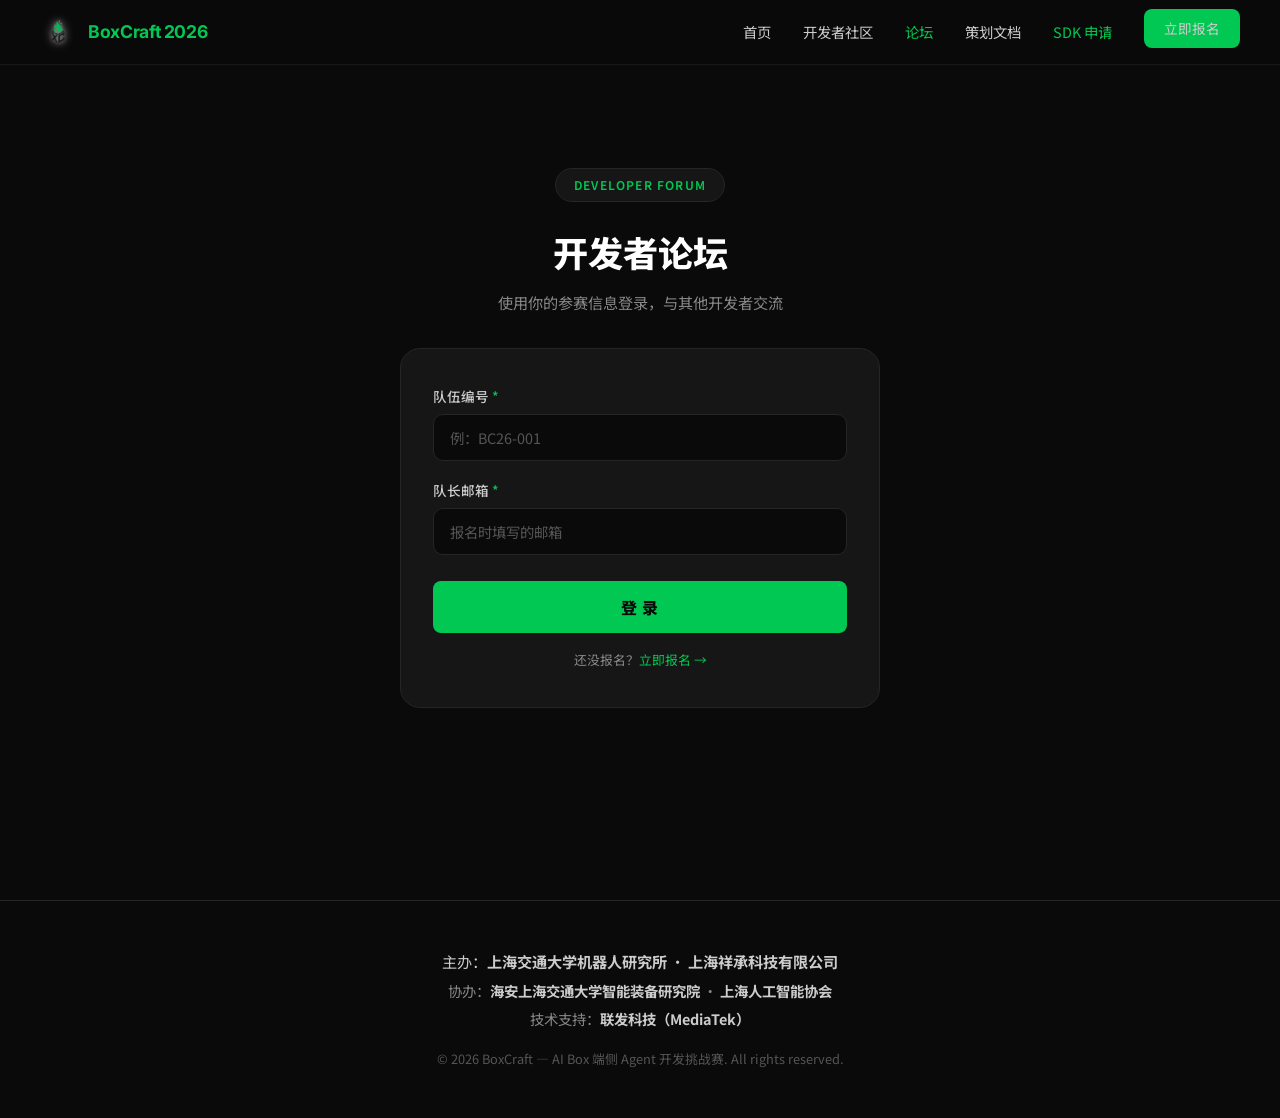
<file: forum.html>
<!DOCTYPE html>
<html lang="zh-CN" data-theme="dark">

<head>
    <meta charset="UTF-8">
    <meta name="viewport" content="width=device-width, initial-scale=1.0">
    <title>开发者论坛 — BoxCraft 2026</title>
    <meta name="description" content="BoxCraft 2026 开发者论坛。参赛选手交流技术问题、分享经验、获取官方公告。">
    <link rel="icon" type="image/png" href="assets/logo.png">
    <link rel="stylesheet" href="style.css">
    <link rel="stylesheet" href="forum.css">
</head>

<body>

    <!-- NAV -->
    <nav>
        <div class="nav-inner">
            <a href="index.html" class="nav-logo">
                <img src="assets/logo.png" alt="BoxCraft">
                <span>BoxCraft <span class="year">2026</span></span>
            </a>
            <div class="hamburger"
                onclick="this.classList.toggle('active');document.querySelector('.nav-links').classList.toggle('open')">
                <span></span><span></span><span></span>
            </div>
            <ul class="nav-links"
                onclick="if(window.innerWidth<=768){this.classList.remove('open');document.querySelector('.hamburger').classList.remove('active')}">
                <li><a href="index.html">首页</a></li>
                <li><a href="community.html">开发者社区</a></li>
                <li><a href="forum.html" style="color:var(--green)">论坛</a></li>
                <li><a href="docs.html">策划文档</a></li>
                <li><a href="sdk.html" style="color:var(--green)">SDK 申请</a></li>
                <li><a href="register.html" class="btn-primary" style="padding:8px 20px; font-size:0.85rem;">立即报名</a>
                </li>
            </ul>
        </div>
    </nav>

    <!-- FORUM PAGE -->
    <div class="forum-page">
        <div class="forum-container">

            <!-- ===== LOGIN VIEW ===== -->
            <div id="loginView" class="forum-login">
                <div class="comm-badge"
                    style="display:inline-block;background:var(--dark-card);border:1px solid var(--dark-border);border-radius:40px;padding:6px 18px;font-size:0.75rem;color:var(--green);font-weight:600;letter-spacing:0.1em;margin-bottom:20px;">
                    DEVELOPER FORUM</div>
                <h1>开发者<span class="green">论坛</span></h1>
                <p class="login-sub">使用你的参赛信息登录，与其他开发者交流</p>

                <div class="login-card">
                    <div class="form-group">
                        <label>队伍编号 <span style="color:var(--green)">*</span></label>
                        <input type="text" id="loginTeamId" placeholder="例：BC26-001" autocomplete="off">
                    </div>
                    <div class="form-group">
                        <label>队长邮箱 <span style="color:var(--green)">*</span></label>
                        <input type="email" id="loginEmail" placeholder="报名时填写的邮箱" autocomplete="off">
                    </div>
                    <div id="loginError" class="login-error">队伍编号格式不正确，应为 BC26-XXX</div>
                    <button class="btn-primary login-btn" onclick="handleLogin()">登 录</button>
                    <p style="text-align:center;margin-top:16px;font-size:0.8rem;color:var(--gray);">还没报名？<a
                            href="register.html">立即报名 →</a></p>
                </div>
            </div>

            <!-- ===== FORUM LIST VIEW ===== -->
            <div id="listView" style="display:none;">
                <div class="forum-header">
                    <h1>💬 开发者论坛</h1>
                    <div class="forum-user-bar">
                        <div class="user-badge">
                            <div class="user-avatar" id="userAvatar"></div>
                            <span id="userName"></span>
                        </div>
                        <button class="btn-primary" style="padding:8px 20px;font-size:0.85rem;"
                            onclick="showNewPostModal()">✏️ 发帖</button>
                        <button class="logout-btn" onclick="handleLogout()">退出</button>
                    </div>
                </div>

                <div class="forum-tabs" id="forumTabs">
                    <button class="forum-tab active" data-cat="all" onclick="filterPosts('all',this)">全部</button>
                    <button class="forum-tab" data-cat="announce" onclick="filterPosts('announce',this)">📢 公告</button>
                    <button class="forum-tab" data-cat="tech" onclick="filterPosts('tech',this)">💻 技术交流</button>
                    <button class="forum-tab" data-cat="chat" onclick="filterPosts('chat',this)">💬 自由讨论</button>
                </div>

                <div class="post-list" id="postList"></div>
            </div>

            <!-- ===== POST DETAIL VIEW ===== -->
            <div id="detailView" class="post-detail">
                <button class="back-btn" onclick="showListView()">← 返回列表</button>
                <div class="detail-card">
                    <div class="detail-header">
                        <div class="detail-title" id="detailTitle"></div>
                        <div class="detail-meta" id="detailMeta"></div>
                    </div>
                    <div class="detail-content" id="detailContent"></div>
                </div>

                <div class="replies-section">
                    <h3 id="repliesTitle">回复</h3>
                    <div id="repliesList"></div>
                    <div class="reply-form">
                        <textarea id="replyInput" placeholder="写下你的回复…"></textarea>
                        <button class="btn-primary reply-submit" onclick="submitReply()">发送</button>
                    </div>
                </div>
            </div>

        </div>
    </div>

    <!-- ===== NEW POST MODAL ===== -->
    <div class="modal-overlay" id="newPostModal">
        <div class="modal-box">
            <h2>✏️ 发布新帖子</h2>
            <div class="form-group">
                <label>标题 <span style="color:var(--green)">*</span></label>
                <input type="text" id="newPostTitle" placeholder="输入帖子标题" maxlength="100">
            </div>
            <div class="form-group">
                <label>版块 <span style="color:var(--green)">*</span></label>
                <select id="newPostCat">
                    <option value="tech">💻 技术交流</option>
                    <option value="chat">💬 自由讨论</option>
                </select>
            </div>
            <div class="form-group">
                <label>内容 <span style="color:var(--green)">*</span></label>
                <textarea id="newPostContent" placeholder="支持 Markdown 格式"></textarea>
            </div>
            <div class="modal-actions">
                <button class="modal-cancel" onclick="hideNewPostModal()">取消</button>
                <button class="btn-primary" style="padding:12px 28px;font-size:0.9rem;"
                    onclick="submitNewPost()">发布</button>
            </div>
        </div>
    </div>

    <!-- FOOTER -->
    <footer>
        <div class="organizers">
            <div class="org-row">主办：<strong>上海交通大学机器人研究所</strong> · <strong>上海祥承科技有限公司</strong></div>
            <div class="org-row">协办：<strong>海安上海交通大学智能装备研究院</strong> · <strong>上海人工智能协会</strong></div>
            <div class="org-row">技术支持：<strong>联发科技（MediaTek）</strong></div>
        </div>
        <div class="copyright">
            © 2026 BoxCraft — AI Box 端侧 Agent 开发挑战赛. All rights reserved.
        </div>
    </footer>

    <script>
        // ============================================================
        // BoxCraft 2026 Developer Forum — Client-side SPA
        // Data persisted in localStorage
        // ============================================================

        const STORAGE_KEY = 'boxcraft_forum';
        const USER_KEY = 'boxcraft_forum_user';

        // --- Default pinned post ---
        const DEFAULT_POSTS = [{
            id: 'post-000',
            title: '📋 BoxCraft 2026 开发者论坛管理制度',
            category: 'announce',
            pinned: true,
            author: 'BoxCraft 组委会',
            teamId: 'ADMIN',
            time: '2026-03-06T12:00:00',
            content: `<h3>一、论坛宗旨</h3>
<p>BoxCraft 2026 开发者论坛是参赛选手与组委会之间的<strong>技术交流平台</strong>。我们倡导<strong>开放、尊重、协作</strong>的社区氛围，鼓励大家在这里分享经验、提出问题、互相帮助。</p>

<h3>二、版块说明</h3>
<ul>
<li><strong>📢 公告</strong>：组委会发布的赛事通知、规则更新、重要提醒（仅管理员可发）</li>
<li><strong>💻 技术交流</strong>：SDK 使用问题、技术方案讨论、Bug 反馈、经验分享</li>
<li><strong>💬 自由讨论</strong>：组队、资源分享、灵感碰撞等非技术话题</li>
</ul>

<h3>三、行为准则</h3>
<ol>
<li><strong>尊重他人</strong>：禁止人身攻击、歧视、骚扰等不当言论</li>
<li><strong>保护知识产权</strong>：禁止发布他人代码或作品（除公开开源项目外）</li>
<li><strong>遵守保密义务</strong>：禁止公开分享 AI Box SDK 源代码、内部文档等受保密协议保护的内容</li>
<li><strong>拒绝作弊</strong>：禁止分享可能导致不公平竞争的信息（如未公开的评测数据集）</li>
<li><strong>禁止广告</strong>：禁止发布商业推广、招聘信息等与赛事无关的内容</li>
<li><strong>实名交流</strong>：使用你报名时的队伍信息登录，确保可溯源</li>
</ol>

<h3>四、违规处理</h3>
<ul>
<li><strong>第一次违规</strong>：私信警告 + 删除违规内容</li>
<li><strong>第二次违规</strong>：论坛禁言 7 天</li>
<li><strong>严重违规</strong>：永久禁言 + 报告组委会，可能影响参赛资格</li>
<li>涉及 SDK 泄露等严重保密违规，将<strong>直接取消参赛资格并收回设备</strong></li>
</ul>

<h3>五、投诉与建议</h3>
<p>如发现违规行为或有改进建议，请发送邮件至：<code>boxcraft2026@xctech.com</code></p>
<p>组委会将在 <strong>1 个工作日内</strong>处理投诉。</p>

<h3>六、免责声明</h3>
<p>论坛中用户发表的观点仅代表个人，不代表组委会立场。组委会保留对论坛内容的最终管理权。</p>`,
            replies: [{
                id: 'reply-000-1',
                author: 'BoxCraft 组委会',
                teamId: 'ADMIN',
                time: '2026-03-06T12:00:00',
                text: '欢迎各位参赛选手！如有任何问题，可在本帖下方回复或发新帖讨论。祝大家比赛顺利！🎉'
            }]
        }];

        // --- Helpers ---
        function getPosts() {
            const data = localStorage.getItem(STORAGE_KEY);
            if (!data) {
                localStorage.setItem(STORAGE_KEY, JSON.stringify(DEFAULT_POSTS));
                return JSON.parse(JSON.stringify(DEFAULT_POSTS));
            }
            return JSON.parse(data);
        }

        function savePosts(posts) {
            localStorage.setItem(STORAGE_KEY, JSON.stringify(posts));
        }

        function getUser() {
            const u = localStorage.getItem(USER_KEY);
            return u ? JSON.parse(u) : null;
        }

        function formatTime(iso) {
            const d = new Date(iso);
            const mm = String(d.getMonth() + 1).padStart(2, '0');
            const dd = String(d.getDate()).padStart(2, '0');
            const hh = String(d.getHours()).padStart(2, '0');
            const mi = String(d.getMinutes()).padStart(2, '0');
            return `${d.getFullYear()}-${mm}-${dd} ${hh}:${mi}`;
        }

        function catLabel(cat) {
            const map = { announce: '📢 公告', tech: '💻 技术交流', chat: '💬 自由讨论' };
            return map[cat] || cat;
        }

        function catClass(cat) {
            return cat;
        }

        function genId() {
            return 'post-' + Date.now() + '-' + Math.random().toString(36).substr(2, 5);
        }

        // --- Auth ---
        function handleLogin() {
            const teamId = document.getElementById('loginTeamId').value.trim();
            const email = document.getElementById('loginEmail').value.trim();
            const errEl = document.getElementById('loginError');

            if (!/^BC26-\d{3,}$/i.test(teamId)) {
                errEl.textContent = '队伍编号格式不正确，应为 BC26-XXX（如 BC26-001）';
                errEl.style.display = 'block';
                return;
            }
            if (!email || !email.includes('@')) {
                errEl.textContent = '请输入有效的邮箱地址';
                errEl.style.display = 'block';
                return;
            }

            errEl.style.display = 'none';
            const user = { teamId: teamId.toUpperCase(), email };
            localStorage.setItem(USER_KEY, JSON.stringify(user));
            showForumView();
        }

        function handleLogout() {
            localStorage.removeItem(USER_KEY);
            location.reload();
        }

        // --- Views ---
        function showForumView() {
            const user = getUser();
            if (!user) {
                document.getElementById('loginView').style.display = '';
                document.getElementById('listView').style.display = 'none';
                document.getElementById('detailView').style.display = 'none';
                return;
            }

            document.getElementById('loginView').style.display = 'none';
            document.getElementById('listView').style.display = '';
            document.getElementById('detailView').style.display = 'none';

            document.getElementById('userAvatar').textContent = user.teamId.slice(-3);
            document.getElementById('userName').textContent = user.teamId;

            renderPosts('all');
        }

        function showListView() {
            document.getElementById('listView').style.display = '';
            document.getElementById('detailView').style.display = 'none';
            renderPosts(currentFilter);
        }

        let currentFilter = 'all';
        let currentPostId = null;

        function filterPosts(cat, btn) {
            currentFilter = cat;
            document.querySelectorAll('.forum-tab').forEach(t => t.classList.remove('active'));
            if (btn) btn.classList.add('active');
            renderPosts(cat);
        }

        function renderPosts(cat) {
            const posts = getPosts();
            const list = document.getElementById('postList');

            let filtered = cat === 'all' ? posts : posts.filter(p => p.category === cat);
            // Sort: pinned first, then by time desc
            filtered.sort((a, b) => {
                if (a.pinned && !b.pinned) return -1;
                if (!a.pinned && b.pinned) return 1;
                return new Date(b.time) - new Date(a.time);
            });

            if (filtered.length === 0) {
                list.innerHTML = '<div class="empty-state"><div class="empty-icon">📭</div><p>暂无帖子，成为第一个发言的人吧！</p></div>';
                return;
            }

            list.innerHTML = filtered.map(p => `
            <div class="post-card ${p.pinned ? 'pinned' : ''}" onclick="showPost('${p.id}')">
                ${p.pinned ? '<div class="post-pin">📌</div>' : ''}
                <div class="post-body">
                    <div class="post-title">${escHtml(p.title)}</div>
                    <div class="post-meta">
                        <span class="post-tag ${catClass(p.category)}">${catLabel(p.category)}</span>
                        <span>${escHtml(p.author)}</span>
                        <span>${formatTime(p.time)}</span>
                        <span class="post-replies-count">💬 ${(p.replies || []).length}</span>
                    </div>
                </div>
            </div>
        `).join('');
        }

        function showPost(id) {
            const posts = getPosts();
            const post = posts.find(p => p.id === id);
            if (!post) return;

            currentPostId = id;
            document.getElementById('listView').style.display = 'none';
            document.getElementById('detailView').style.display = 'block';

            document.getElementById('detailTitle').innerHTML = escHtml(post.title);
            document.getElementById('detailMeta').innerHTML = `
            <span class="post-tag ${catClass(post.category)}">${catLabel(post.category)}</span>
            <span>${escHtml(post.author)}</span>
            <span>${formatTime(post.time)}</span>
        `;
            document.getElementById('detailContent').innerHTML = post.content;

            renderReplies(post);
        }

        function renderReplies(post) {
            const replies = post.replies || [];
            document.getElementById('repliesTitle').textContent = `回复（${replies.length}）`;

            if (replies.length === 0) {
                document.getElementById('repliesList').innerHTML = '<div class="empty-state" style="padding:30px 20px;"><div class="empty-icon">💬</div><p>暂无回复，说点什么吧</p></div>';
                return;
            }

            document.getElementById('repliesList').innerHTML = replies.map(r => `
            <div class="reply-item">
                <div class="reply-meta">
                    <span class="reply-author">${escHtml(r.author)}</span>
                    <span>${formatTime(r.time)}</span>
                </div>
                <div class="reply-text">${escHtml(r.text)}</div>
            </div>
        `).join('');
        }

        function submitReply() {
            const input = document.getElementById('replyInput');
            const text = input.value.trim();
            if (!text) return;

            const user = getUser();
            if (!user) return;

            const posts = getPosts();
            const post = posts.find(p => p.id === currentPostId);
            if (!post) return;

            if (!post.replies) post.replies = [];
            post.replies.push({
                id: 'reply-' + Date.now(),
                author: user.teamId,
                teamId: user.teamId,
                time: new Date().toISOString(),
                text: text
            });

            savePosts(posts);
            input.value = '';
            renderReplies(post);
        }

        // --- New Post ---
        function showNewPostModal() {
            document.getElementById('newPostModal').classList.add('show');
            document.getElementById('newPostTitle').value = '';
            document.getElementById('newPostContent').value = '';
            document.getElementById('newPostCat').value = 'tech';
        }

        function hideNewPostModal() {
            document.getElementById('newPostModal').classList.remove('show');
        }

        function submitNewPost() {
            const title = document.getElementById('newPostTitle').value.trim();
            const cat = document.getElementById('newPostCat').value;
            const content = document.getElementById('newPostContent').value.trim();

            if (!title || !content) {
                alert('请填写标题和内容');
                return;
            }

            const user = getUser();
            if (!user) return;

            const posts = getPosts();
            const newPost = {
                id: genId(),
                title: title,
                category: cat,
                pinned: false,
                author: user.teamId,
                teamId: user.teamId,
                time: new Date().toISOString(),
                content: '<p>' + escHtml(content).replace(/\n\n/g, '</p><p>').replace(/\n/g, '<br>') + '</p>',
                replies: []
            };

            posts.push(newPost);
            savePosts(posts);
            hideNewPostModal();
            renderPosts(currentFilter);
        }

        // --- Modal outside click ---
        document.getElementById('newPostModal').addEventListener('click', function (e) {
            if (e.target === this) hideNewPostModal();
        });

        // --- Escape HTML ---
        function escHtml(str) {
            const d = document.createElement('div');
            d.textContent = str;
            return d.innerHTML;
        }

        // --- Init ---
        document.addEventListener('DOMContentLoaded', function () {
            showForumView();
        });
    </script>

</body>

</html>
</file>
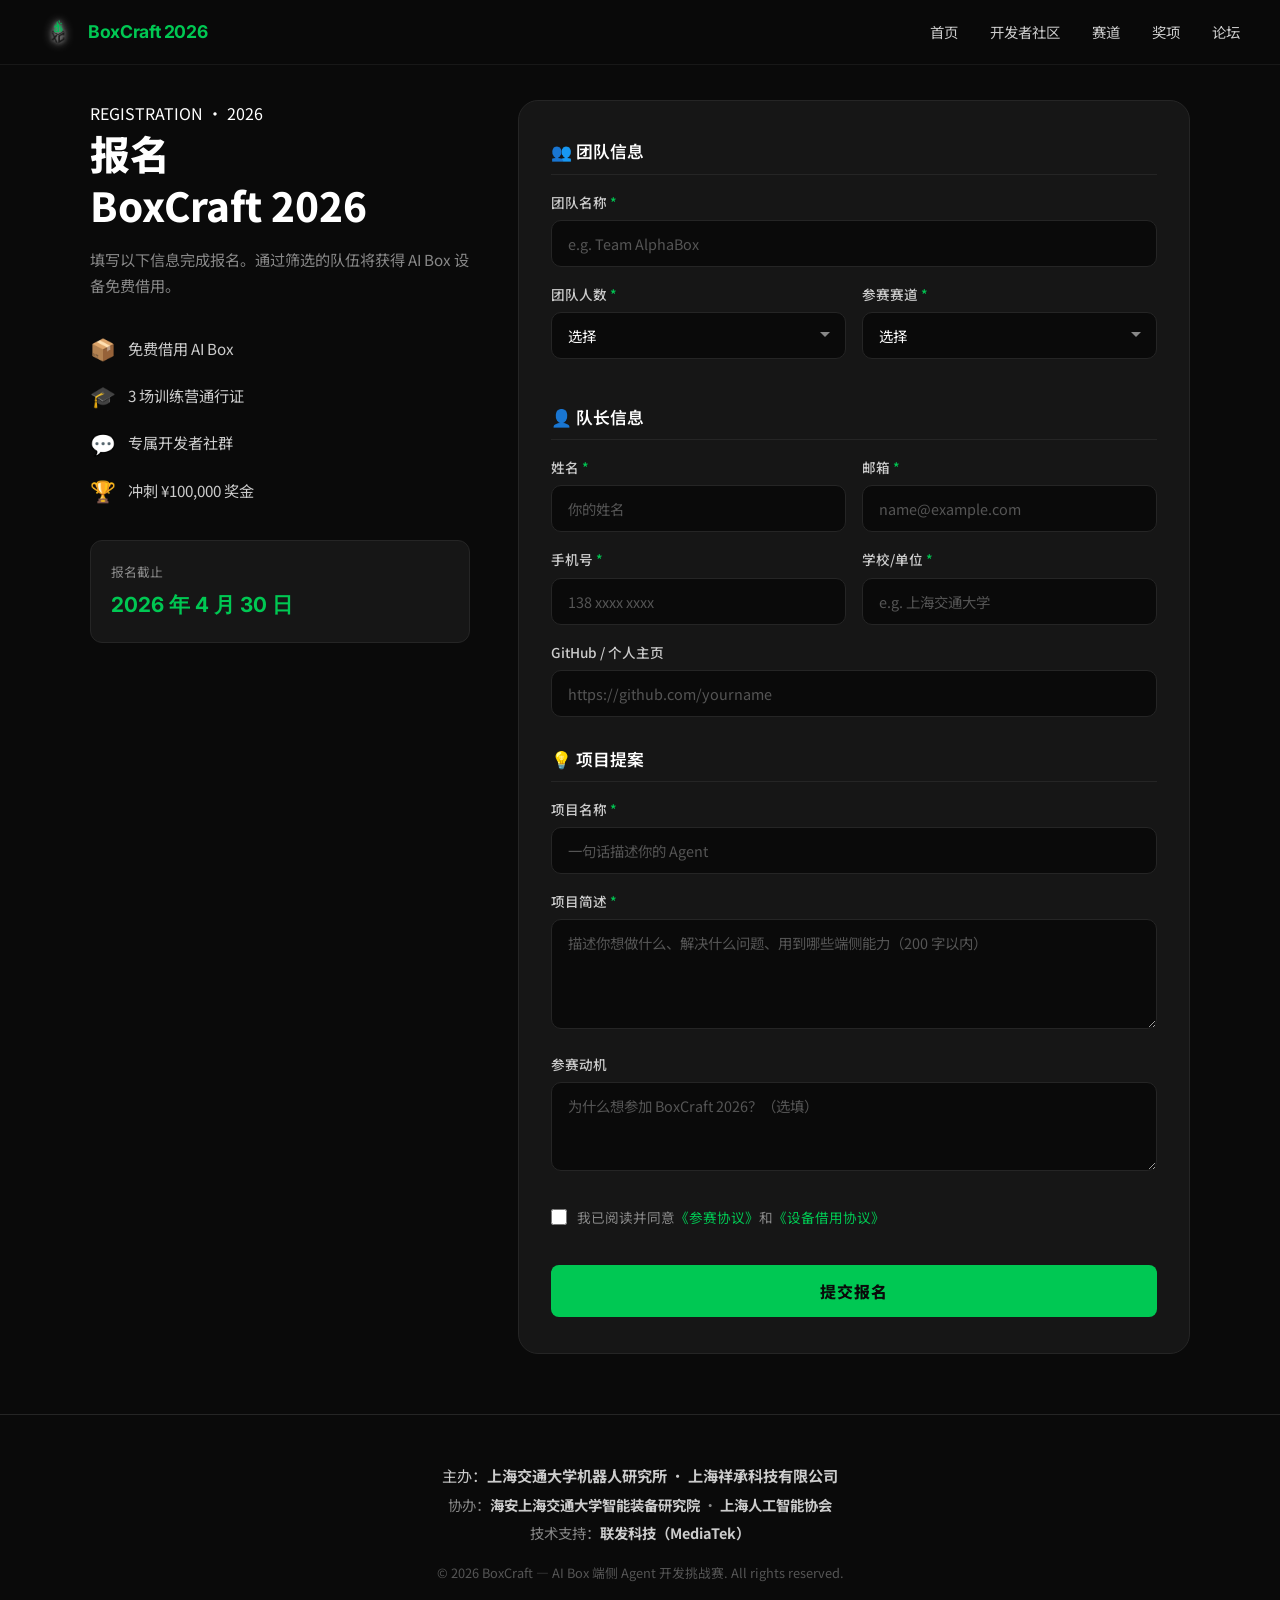
<file: register.html>
<!DOCTYPE html>
<html lang="zh-CN" data-theme="dark">

<head>
    <meta charset="UTF-8">
    <meta name="viewport" content="width=device-width, initial-scale=1.0">
    <title>报名参赛 — BoxCraft 2026</title>
    <meta name="description" content="BoxCraft 2026 端侧 Agent 挑战赛报名页面。填写信息即可参赛，免费获得 AI Box 设备借用资格。">
    <link rel="icon" type="image/png" href="assets/logo.png">
    <link rel="stylesheet" href="style.css">
    <link rel="stylesheet" href="register.css">
</head>

<body>

    <!-- NAV -->
    <nav>
        <div class="nav-inner">
            <a href="index.html" class="nav-logo">
                <img src="assets/logo.png" alt="BoxCraft">
                <span>BoxCraft <span class="year">2026</span></span>
            </a>
            <div class="hamburger"
                onclick="this.classList.toggle('active');document.querySelector('.nav-links').classList.toggle('open')">
                <span></span><span></span><span></span>
            </div>
            <ul class="nav-links"
                onclick="if(window.innerWidth<=768){this.classList.remove('open');document.querySelector('.hamburger').classList.remove('active')}">
                <li><a href="index.html">首页</a></li>
                <li><a href="community.html">开发者社区</a></li>
                <li><a href="index.html#tracks">赛道</a></li>
                <li><a href="index.html#prizes">奖项</a></li>
                <li><a href="forum.html">论坛</a></li>
            </ul>
        </div>
    </nav>

    <!-- REGISTER PAGE -->
    <section class="register-page">
        <div class="register-container">
            <!-- Left: Info -->
            <div class="register-info fade-in">
                <div class="comm-badge">REGISTRATION · 2026</div>
                <h1>报名<br><span class="green">BoxCraft 2026</span></h1>
                <p>填写以下信息完成报名。通过筛选的队伍将获得 AI Box 设备免费借用。</p>

                <div class="reg-perks">
                    <div class="perk"><span class="perk-icon">📦</span><span>免费借用 AI Box</span></div>
                    <div class="perk"><span class="perk-icon">🎓</span><span>3 场训练营通行证</span></div>
                    <div class="perk"><span class="perk-icon">💬</span><span>专属开发者社群</span></div>
                    <div class="perk"><span class="perk-icon">🏆</span><span>冲刺 ¥100,000 奖金</span></div>
                </div>

                <div class="reg-deadline">
                    <div class="deadline-label">报名截止</div>
                    <div class="deadline-date">2026 年 4 月 30 日</div>
                </div>
            </div>

            <!-- Right: Form -->
            <div class="register-form-wrap fade-in">
                <form class="register-form" id="registerForm" onsubmit="handleSubmit(event)">
                    <!-- Team Info -->
                    <div class="form-section">
                        <h3>👥 团队信息</h3>
                        <div class="form-group">
                            <label for="teamName">团队名称 <span class="req">*</span></label>
                            <input type="text" id="teamName" placeholder="e.g. Team AlphaBox" required>
                        </div>
                        <div class="form-row">
                            <div class="form-group">
                                <label for="memberCount">团队人数 <span class="req">*</span></label>
                                <select id="memberCount" required>
                                    <option value="">选择</option>
                                    <option value="1">1 人</option>
                                    <option value="2">2 人</option>
                                    <option value="3">3 人</option>
                                    <option value="4">4 人</option>
                                </select>
                            </div>
                            <div class="form-group">
                                <label for="track">参赛赛道 <span class="req">*</span></label>
                                <select id="track" required>
                                    <option value="">选择</option>
                                    <option value="A">Track A · 企业端侧 Agent</option>
                                    <option value="B">Track B · 端侧感知与交互</option>
                                    <option value="C">Track C · AI Box 底座能力</option>
                                    <option value="D">Track D · 自由创新</option>
                                </select>
                            </div>
                        </div>
                    </div>

                    <!-- Captain Info -->
                    <div class="form-section">
                        <h3>👤 队长信息</h3>
                        <div class="form-row">
                            <div class="form-group">
                                <label for="captainName">姓名 <span class="req">*</span></label>
                                <input type="text" id="captainName" placeholder="你的姓名" required>
                            </div>
                            <div class="form-group">
                                <label for="captainEmail">邮箱 <span class="req">*</span></label>
                                <input type="email" id="captainEmail" placeholder="name@example.com" required>
                            </div>
                        </div>
                        <div class="form-row">
                            <div class="form-group">
                                <label for="captainPhone">手机号 <span class="req">*</span></label>
                                <input type="tel" id="captainPhone" placeholder="138 xxxx xxxx" required>
                            </div>
                            <div class="form-group">
                                <label for="school">学校/单位 <span class="req">*</span></label>
                                <input type="text" id="school" placeholder="e.g. 上海交通大学" required>
                            </div>
                        </div>
                        <div class="form-group">
                            <label for="github">GitHub / 个人主页</label>
                            <input type="url" id="github" placeholder="https://github.com/yourname">
                        </div>
                    </div>

                    <!-- Project Proposal -->
                    <div class="form-section">
                        <h3>💡 项目提案</h3>
                        <div class="form-group">
                            <label for="projectTitle">项目名称 <span class="req">*</span></label>
                            <input type="text" id="projectTitle" placeholder="一句话描述你的 Agent" required>
                        </div>
                        <div class="form-group">
                            <label for="projectDesc">项目简述 <span class="req">*</span></label>
                            <textarea id="projectDesc" rows="4" placeholder="描述你想做什么、解决什么问题、用到哪些端侧能力（200 字以内）"
                                required></textarea>
                        </div>
                        <div class="form-group">
                            <label for="motivation">参赛动机</label>
                            <textarea id="motivation" rows="3" placeholder="为什么想参加 BoxCraft 2026？（选填）"></textarea>
                        </div>
                    </div>

                    <!-- Agreement -->
                    <div class="form-section">
                        <label class="checkbox-label">
                            <input type="checkbox" id="agree" required>
                            <span>我已阅读并同意<a href="../A2｜参赛协议（草案）.md" target="_blank"
                                    style="color:var(--green)">《参赛协议》</a>和<a href="../A3｜设备借用协议（草案）.md" target="_blank"
                                    style="color:var(--green)">《设备借用协议》</a></span>
                        </label>
                    </div>

                    <button type="submit" class="btn-primary submit-btn">提交报名</button>
                </form>

                <!-- Success State -->
                <div class="success-state" id="successState" style="display:none;">
                    <div class="success-icon">🎉</div>
                    <h2>报名成功！</h2>
                    <p>我们已收到你的报名信息。评审结果将在 <strong style="color:var(--green)">5 个工作日内</strong> 通过邮件通知。</p>
                    <p style="color:var(--gray); margin-top: 12px;">请加入开发者社群，随时获取最新动态。</p>
                    <div style="margin-top: 24px; display:flex; gap: 12px; justify-content: center;">
                        <a href="community.html" class="btn-primary">加入开发者社区</a>
                        <a href="index.html" class="btn-outline">返回首页</a>
                    </div>
                </div>
            </div>
        </div>
    </section>

    <!-- FOOTER -->
    <footer>
        <div class="organizers">
            <div class="org-row">主办：<strong>上海交通大学机器人研究所</strong> · <strong>上海祥承科技有限公司</strong></div>
            <div class="org-row">协办：<strong>海安上海交通大学智能装备研究院</strong> · <strong>上海人工智能协会</strong></div>
            <div class="org-row">技术支持：<strong>联发科技（MediaTek）</strong></div>
        </div>
        <div class="copyright">
            © 2026 BoxCraft — AI Box 端侧 Agent 开发挑战赛. All rights reserved.
        </div>
    </footer>

    <script>
        const observer = new IntersectionObserver((entries) => {
            entries.forEach(entry => {
                if (entry.isIntersecting) entry.target.classList.add('visible');
            });
        }, { threshold: 0.1 });
        document.querySelectorAll('.fade-in').forEach(el => observer.observe(el));

        function handleSubmit(e) {
            e.preventDefault();
            // Simulate submission
            document.getElementById('registerForm').style.display = 'none';
            document.getElementById('successState').style.display = 'block';
            window.scrollTo({ top: 0, behavior: 'smooth' });
        }
    </script>


    <script>
        function toggleTheme() {
            const html = document.documentElement;
            const next = html.getAttribute('data-theme') === 'dark' ? 'light' : 'dark';
            html.setAttribute('data-theme', next);
            localStorage.setItem('boxcraft-theme', next);
            const btn = document.getElementById('themeToggle');
            if (btn) btn.textContent = next === 'dark' ? '🌙' : '☀️';
        }
        (function () {
            const saved = localStorage.getItem('boxcraft-theme');
            if (saved) {
                document.documentElement.setAttribute('data-theme', saved);
                const btn = document.getElementById('themeToggle');
                if (btn) btn.textContent = saved === 'dark' ? '🌙' : '☀️';
            }
        })();
    </script>
</body>

</html>
</file>
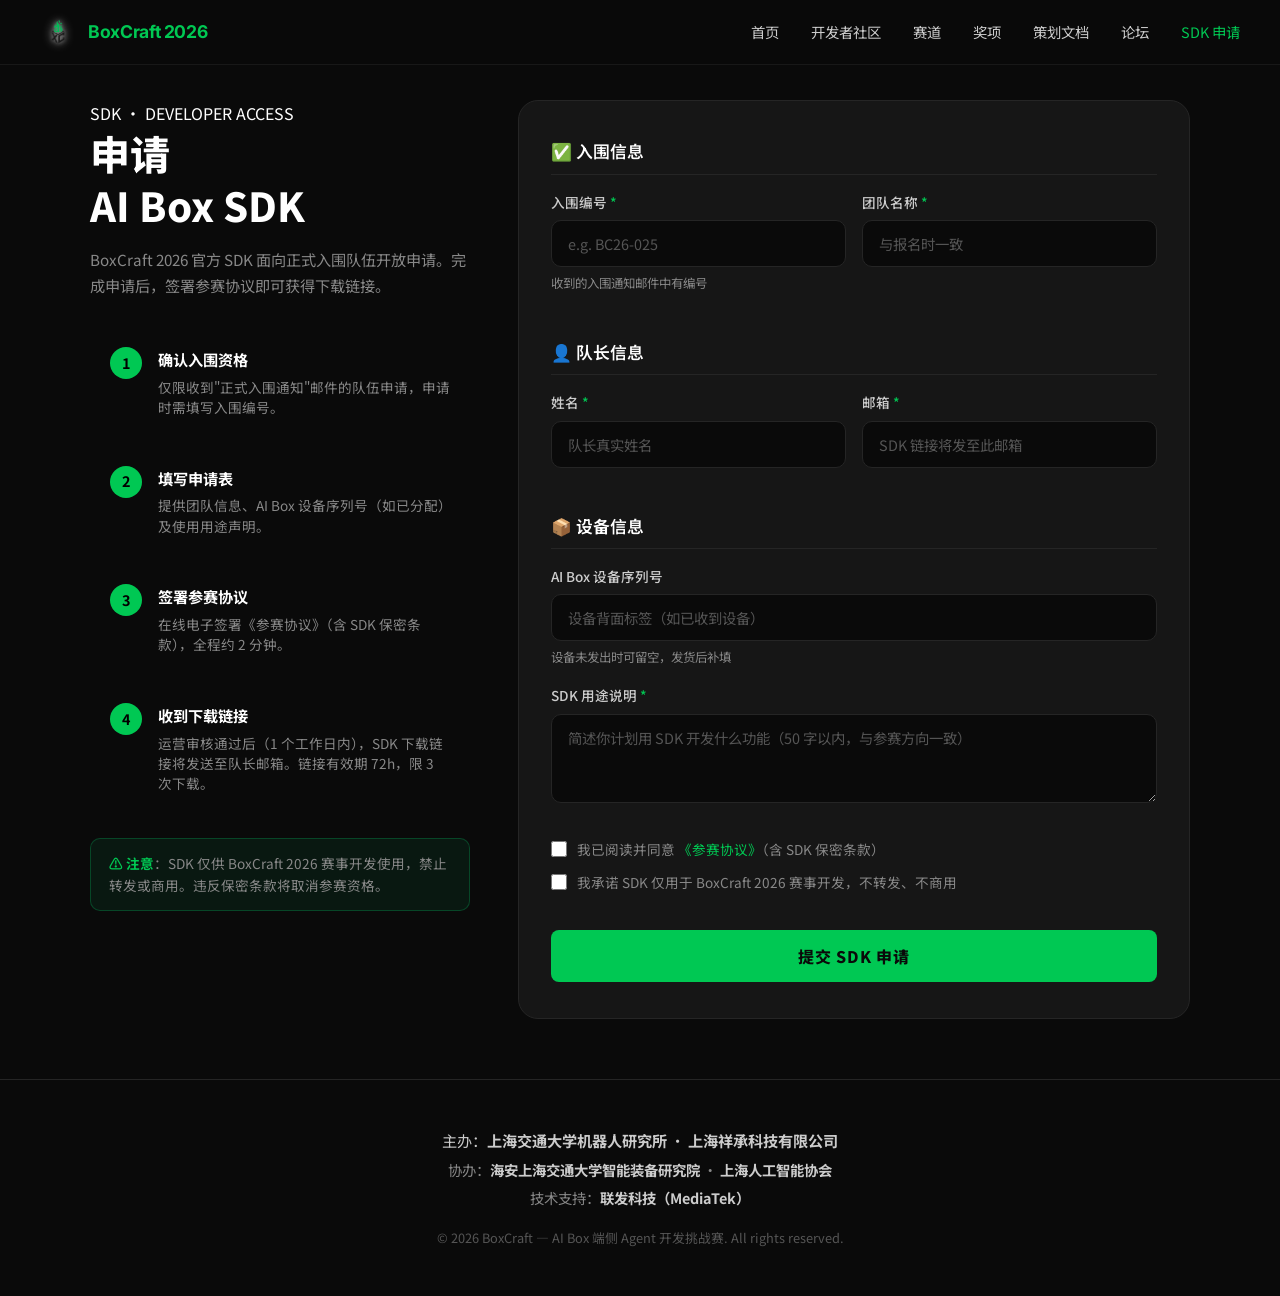
<file: sdk.html>
<!DOCTYPE html>
<html lang="zh-CN" data-theme="dark">

<head>
    <meta charset="UTF-8">
    <meta name="viewport" content="width=device-width, initial-scale=1.0">
    <title>SDK 申请 — BoxCraft 2026</title>
    <meta name="description" content="申请 BoxCraft 2026 AI Box SDK 开发包。入围队伍签署参赛协议后即可获得下载链接。">
    <link rel="icon" type="image/png" href="assets/logo.png">
    <link rel="stylesheet" href="style.css">
    <link rel="stylesheet" href="register.css">
    <style>
        /* SDK page overrides */
        .sdk-steps {
            display: flex;
            flex-direction: column;
            gap: 16px;
            margin: 28px 0;
        }

        .sdk-step {
            display: flex;
            align-items: flex-start;
            gap: 16px;
            background: var(--surface);
            border: 1px solid var(--border);
            border-radius: 12px;
            padding: 16px 20px;
        }

        .sdk-step-num {
            flex-shrink: 0;
            width: 32px;
            height: 32px;
            border-radius: 50%;
            background: var(--green);
            color: #000;
            font-weight: 700;
            font-size: 0.9rem;
            display: flex;
            align-items: center;
            justify-content: center;
        }

        .sdk-step-body h4 {
            margin: 0 0 4px;
            font-size: 0.95rem;
            color: var(--fg);
        }

        .sdk-step-body p {
            margin: 0;
            font-size: 0.85rem;
            color: var(--gray);
            line-height: 1.5;
        }

        .sdk-notice {
            background: rgba(0, 255, 128, 0.06);
            border: 1px solid rgba(0, 255, 128, 0.2);
            border-radius: 10px;
            padding: 14px 18px;
            font-size: 0.85rem;
            color: var(--gray);
            margin-bottom: 24px;
            line-height: 1.6;
        }

        .sdk-notice strong {
            color: var(--green);
        }

        .form-note {
            font-size: 0.78rem;
            color: var(--gray);
            margin-top: 6px;
        }
    </style>
</head>

<body>

    <!-- NAV -->
    <nav>
        <div class="nav-inner">
            <a href="index.html" class="nav-logo">
                <img src="assets/logo.png" alt="BoxCraft">
                <span>BoxCraft <span class="year">2026</span></span>
            </a>
            <div class="hamburger"
                onclick="this.classList.toggle('active');document.querySelector('.nav-links').classList.toggle('open')">
                <span></span><span></span><span></span>
            </div>
            <ul class="nav-links"
                onclick="if(window.innerWidth<=768){this.classList.remove('open');document.querySelector('.hamburger').classList.remove('active')}">
                <li><a href="index.html">首页</a></li>
                <li><a href="community.html">开发者社区</a></li>
                <li><a href="index.html#tracks">赛道</a></li>
                <li><a href="index.html#prizes">奖项</a></li>
                <li><a href="docs.html">策划文档</a></li>
                <li><a href="forum.html">论坛</a></li>
                <li><a href="sdk.html" style="color:var(--green)">SDK 申请</a></li>
            </ul>
        </div>
    </nav>

    <!-- SDK PAGE -->
    <section class="register-page">
        <div class="register-container">

            <!-- Left: Info -->
            <div class="register-info fade-in">
                <div class="comm-badge">SDK · DEVELOPER ACCESS</div>
                <h1>申请<br><span class="green">AI Box SDK</span></h1>
                <p>BoxCraft 2026 官方 SDK 面向正式入围队伍开放申请。完成申请后，签署参赛协议即可获得下载链接。</p>

                <div class="sdk-steps">
                    <div class="sdk-step">
                        <div class="sdk-step-num">1</div>
                        <div class="sdk-step-body">
                            <h4>确认入围资格</h4>
                            <p>仅限收到"正式入围通知"邮件的队伍申请，申请时需填写入围编号。</p>
                        </div>
                    </div>
                    <div class="sdk-step">
                        <div class="sdk-step-num">2</div>
                        <div class="sdk-step-body">
                            <h4>填写申请表</h4>
                            <p>提供团队信息、AI Box 设备序列号（如已分配）及使用用途声明。</p>
                        </div>
                    </div>
                    <div class="sdk-step">
                        <div class="sdk-step-num">3</div>
                        <div class="sdk-step-body">
                            <h4>签署参赛协议</h4>
                            <p>在线电子签署《参赛协议》（含 SDK 保密条款），全程约 2 分钟。</p>
                        </div>
                    </div>
                    <div class="sdk-step">
                        <div class="sdk-step-num">4</div>
                        <div class="sdk-step-body">
                            <h4>收到下载链接</h4>
                            <p>运营审核通过后（1 个工作日内），SDK 下载链接将发送至队长邮箱。链接有效期 72h，限 3 次下载。</p>
                        </div>
                    </div>
                </div>

                <div class="sdk-notice">
                    <strong>⚠️ 注意</strong>：SDK 仅供 BoxCraft 2026 赛事开发使用，禁止转发或商用。违反保密条款将取消参赛资格。
                </div>
            </div>

            <!-- Right: Form -->
            <div class="register-form-wrap fade-in">
                <form class="register-form" id="sdkForm" onsubmit="handleSdkSubmit(event)">

                    <!-- Qualification -->
                    <div class="form-section">
                        <h3>✅ 入围信息</h3>
                        <div class="form-row">
                            <div class="form-group">
                                <label for="teamId">入围编号 <span class="req">*</span></label>
                                <input type="text" id="teamId" placeholder="e.g. BC26-025" required>
                                <div class="form-note">收到的入围通知邮件中有编号</div>
                            </div>
                            <div class="form-group">
                                <label for="teamName">团队名称 <span class="req">*</span></label>
                                <input type="text" id="teamName" placeholder="与报名时一致" required>
                            </div>
                        </div>
                    </div>

                    <!-- Captain Info -->
                    <div class="form-section">
                        <h3>👤 队长信息</h3>
                        <div class="form-row">
                            <div class="form-group">
                                <label for="captainName">姓名 <span class="req">*</span></label>
                                <input type="text" id="captainName" placeholder="队长真实姓名" required>
                            </div>
                            <div class="form-group">
                                <label for="captainEmail">邮箱 <span class="req">*</span></label>
                                <input type="email" id="captainEmail" placeholder="SDK 链接将发至此邮箱" required>
                            </div>
                        </div>
                    </div>

                    <!-- Device Info -->
                    <div class="form-section">
                        <h3>📦 设备信息</h3>
                        <div class="form-group">
                            <label for="deviceSN">AI Box 设备序列号</label>
                            <input type="text" id="deviceSN" placeholder="设备背面标签（如已收到设备）">
                            <div class="form-note">设备未发出时可留空，发货后补填</div>
                        </div>
                        <div class="form-group">
                            <label for="useCase">SDK 用途说明 <span class="req">*</span></label>
                            <textarea id="useCase" rows="3" placeholder="简述你计划用 SDK 开发什么功能（50 字以内，与参赛方向一致）"
                                required></textarea>
                        </div>
                    </div>

                    <!-- Agreement -->
                    <div class="form-section">
                        <label class="checkbox-label">
                            <input type="checkbox" id="agreeTerms" required>
                            <span>我已阅读并同意 <a href="#" target="_blank" style="color:var(--green)">《参赛协议》</a>（含 SDK
                                保密条款）</span>
                        </label>
                        <label class="checkbox-label" style="margin-top:10px;">
                            <input type="checkbox" id="agreeNda" required>
                            <span>我承诺 SDK 仅用于 BoxCraft 2026 赛事开发，不转发、不商用</span>
                        </label>
                    </div>

                    <button type="submit" class="btn-primary submit-btn">提交 SDK 申请</button>
                </form>

                <!-- Success State -->
                <div class="success-state" id="successState" style="display:none;">
                    <div class="success-icon">📦</div>
                    <h2>申请已提交！</h2>
                    <p>我们将在 <strong style="color:var(--green)">1 个工作日内</strong> 审核你的申请，并将 SDK 下载链接发送至队长邮箱。</p>
                    <p style="color:var(--gray); margin-top: 12px;">下载链接有效期 72 小时，请及时下载保存。</p>
                    <div style="margin-top: 24px; display:flex; gap: 12px; justify-content: center;">
                        <a href="community.html" class="btn-primary">加入开发者社区</a>
                        <a href="index.html" class="btn-outline">返回首页</a>
                    </div>
                </div>
            </div>
        </div>
    </section>

    <!-- FOOTER -->
    <footer>
        <div class="organizers">
            <div class="org-row">主办：<strong>上海交通大学机器人研究所</strong> · <strong>上海祥承科技有限公司</strong></div>
            <div class="org-row">协办：<strong>海安上海交通大学智能装备研究院</strong> · <strong>上海人工智能协会</strong></div>
            <div class="org-row">技术支持：<strong>联发科技（MediaTek）</strong></div>
        </div>
        <div class="copyright">
            © 2026 BoxCraft — AI Box 端侧 Agent 开发挑战赛. All rights reserved.
        </div>
    </footer>

    <script>
        const observer = new IntersectionObserver((entries) => {
            entries.forEach(entry => {
                if (entry.isIntersecting) entry.target.classList.add('visible');
            });
        }, { threshold: 0.1 });
        document.querySelectorAll('.fade-in').forEach(el => observer.observe(el));

        function handleSdkSubmit(e) {
            e.preventDefault();
            document.getElementById('sdkForm').style.display = 'none';
            document.getElementById('successState').style.display = 'block';
            window.scrollTo({ top: 0, behavior: 'smooth' });
        }

        // Theme persistence
        (function () {
            const saved = localStorage.getItem('boxcraft-theme');
            if (saved) document.documentElement.setAttribute('data-theme', saved);
        })();
    </script>
</body>

</html>
</file>
<file: style.css>
/* ===== BoxCraft 2026 Official Website ===== */
/* Brand: Black #1A1A1A + Green #00C853 */

@import url('https://fonts.googleapis.com/css2?family=Inter:wght@300;400;500;600;700;800;900&family=Noto+Sans+SC:wght@300;400;500;700;900&display=swap');

:root,
[data-theme="dark"] {
  --green: #00C853;
  --green-dark: #00a344;
  --green-light: #00e676;
  --green-glow: rgba(0, 200, 83, 0.3);
  --green-subtle: rgba(0, 200, 83, 0.06);
  --black: #0a0a0a;
  --dark: #111111;
  --dark-card: #161616;
  --dark-card-hover: #1c1c1c;
  --dark-border: #252525;
  --white: #ffffff;
  --gray: #888888;
  --light-gray: #cccccc;
  --font-en: 'Inter', sans-serif;
  --font-cn: 'Noto Sans SC', 'PingFang SC', sans-serif;
  --radius-sm: 10px;
  --radius-md: 16px;
  --radius-lg: 24px;
  --shadow-card: 0 4px 24px rgba(0, 0, 0, 0.4);
  --shadow-glow: 0 0 40px rgba(0, 200, 83, 0.12);
  --transition-fast: 0.2s cubic-bezier(0.4, 0, 0.2, 1);
  --transition-smooth: 0.4s cubic-bezier(0.4, 0, 0.2, 1);
}

[data-theme="light"] {
  --green: #00873e;
  --green-dark: #006830;
  --green-light: #00a344;
  --green-glow: rgba(0, 135, 62, 0.18);
  --green-subtle: rgba(0, 135, 62, 0.06);
  --black: #ffffff;
  --dark: #f8f9fa;
  --dark-card: #ffffff;
  --dark-card-hover: #f0f1f2;
  --dark-border: #e0e0e0;
  --white: #1a1a1a;
  --gray: #888888;
  --light-gray: #444444;
  --shadow-card: 0 4px 24px rgba(0, 0, 0, 0.08);
  --shadow-glow: 0 0 40px rgba(0, 135, 62, 0.1);
}

* {
  margin: 0;
  padding: 0;
  box-sizing: border-box;
}

html {
  scroll-behavior: smooth;
  font-size: 16px;
  overflow-x: hidden;
  max-width: 100%;
}

body {
  background: var(--black);
  color: var(--white);
  font-family: var(--font-cn);
  line-height: 1.7;
  overflow-x: hidden;
  max-width: 100vw;
  -webkit-font-smoothing: antialiased;
  -moz-osx-font-smoothing: grayscale;
}

a {
  color: var(--green);
  text-decoration: none;
  transition: all var(--transition-fast);
}

a:hover {
  opacity: 0.85;
  text-shadow: 0 0 12px var(--green-glow);
}

.container {
  max-width: 1200px;
  margin: 0 auto;
  padding: 0 24px;
}

/* ===== NAV ===== */
nav {
  position: fixed;
  top: 0;
  left: 0;
  right: 0;
  z-index: 500;
  background: rgba(10, 10, 10, 0.85);
  backdrop-filter: blur(24px) saturate(180%);
  -webkit-backdrop-filter: blur(24px) saturate(180%);
  border-bottom: 1px solid rgba(255, 255, 255, 0.06);
  padding: 0 24px;
  overflow: visible;
}

nav .nav-inner {
  max-width: 1200px;
  margin: 0 auto;
  display: flex;
  align-items: center;
  justify-content: space-between;
  height: 64px;
}

nav .nav-logo {
  display: flex;
  align-items: center;
  gap: 12px;
}

nav .nav-logo img {
  height: 36px;
  width: auto;
  filter: drop-shadow(0 0 6px rgba(255, 255, 255, 0.4)) drop-shadow(0 0 2px rgba(255, 255, 255, 0.6));
}

nav .nav-logo span {
  font-family: var(--font-en);
  font-weight: 700;
  font-size: 1.1rem;
  letter-spacing: -0.02em;
}

nav .nav-logo .year {
  color: var(--green);
}

/* 汉堡按钮：桌面端隐藏 */
.hamburger {
  display: none;
}

nav .nav-links {
  display: flex;
  gap: 32px;
  align-items: center;
  list-style: none;
}

nav .nav-links a {
  color: var(--light-gray);
  font-size: 0.9rem;
  font-weight: 400;
  transition: color 0.2s;
}

nav .nav-links a:hover {
  color: var(--white);
  opacity: 1;
}

.btn-primary {
  display: inline-block;
  padding: 12px 32px;
  background: var(--green);
  color: var(--black);
  font-weight: 700;
  font-size: 0.95rem;
  border-radius: 8px;
  border: none;
  cursor: pointer;
  transition: all var(--transition-fast);
  font-family: var(--font-cn);
  position: relative;
  overflow: hidden;
}

.btn-primary::after {
  content: '';
  position: absolute;
  inset: 0;
  background: linear-gradient(135deg, transparent 40%, rgba(255, 255, 255, 0.2) 50%, transparent 60%);
  transform: translateX(-100%);
  transition: transform 0.6s;
}

.btn-primary:hover {
  background: var(--green-light);
  transform: translateY(-2px);
  box-shadow: 0 4px 20px rgba(0, 200, 83, 0.4), 0 0 60px rgba(0, 200, 83, 0.15);
  opacity: 1;
}

.btn-primary:hover::after {
  transform: translateX(100%);
}

.btn-outline {
  display: inline-block;
  padding: 12px 32px;
  background: rgba(255, 255, 255, 0.03);
  color: var(--white);
  font-weight: 600;
  font-size: 0.95rem;
  border-radius: 8px;
  border: 1px solid rgba(255, 255, 255, 0.2);
  cursor: pointer;
  transition: all var(--transition-fast);
  font-family: var(--font-cn);
  backdrop-filter: blur(8px);
}

.btn-outline:hover {
  background: rgba(0, 200, 83, 0.08);
  border-color: var(--green);
  opacity: 1;
  transform: translateY(-2px);
}

/* ===== HERO ===== */
.hero {
  min-height: 100vh;
  display: flex;
  align-items: center;
  justify-content: center;
  text-align: center;
  padding: 120px 24px 80px;
  position: relative;
  overflow: hidden;
}

.hero::before {
  content: '';
  position: absolute;
  top: -40%;
  left: 50%;
  transform: translateX(-50%);
  width: 900px;
  height: 900px;
  background: radial-gradient(circle, rgba(0, 200, 83, 0.15) 0%, rgba(0, 200, 83, 0.05) 40%, transparent 70%);
  opacity: 1;
  pointer-events: none;
  animation: pulseGlow 6s ease-in-out infinite;
}

.hero::after {
  content: '';
  position: absolute;
  bottom: -20%;
  right: -10%;
  width: 500px;
  height: 500px;
  background: radial-gradient(circle, rgba(0, 200, 83, 0.08) 0%, transparent 70%);
  pointer-events: none;
}

@keyframes pulseGlow {

  0%,
  100% {
    opacity: 0.6;
    transform: translateX(-50%) scale(1);
  }

  50% {
    opacity: 1;
    transform: translateX(-50%) scale(1.05);
  }
}

.hero-content {
  position: relative;
  z-index: 1;
}

.hero-logo {
  width: 160px;
  height: auto;
  margin-bottom: 32px;
  animation: float 4s ease-in-out infinite;
  filter: drop-shadow(0 0 20px rgba(255, 255, 255, 0.3)) drop-shadow(0 0 6px rgba(255, 255, 255, 0.5)) drop-shadow(0 0 40px rgba(0, 200, 83, 0.2));
}

@keyframes float {

  0%,
  100% {
    transform: translateY(0);
  }

  50% {
    transform: translateY(-10px);
  }
}

.hero h1 {
  font-family: var(--font-en);
  font-size: 5rem;
  font-weight: 900;
  letter-spacing: -0.04em;
  line-height: 1.05;
  margin-bottom: 8px;
  background: linear-gradient(135deg, #fff 60%, rgba(255, 255, 255, 0.7));
  -webkit-background-clip: text;
  -webkit-text-fill-color: transparent;
  background-clip: text;
}

.hero h1 .year {
  background: linear-gradient(135deg, var(--green), var(--green-light));
  -webkit-background-clip: text;
  -webkit-text-fill-color: transparent;
  background-clip: text;
}

.hero .subtitle {
  font-size: 1.3rem;
  color: var(--light-gray);
  font-weight: 400;
  margin-bottom: 32px;
  letter-spacing: 0.1em;
}

.hero .slogan {
  font-size: 2rem;
  font-weight: 700;
  margin-bottom: 48px;
  line-height: 1.4;
}

.hero .slogan .highlight {
  color: var(--green);
}

.hero-stats {
  display: flex;
  justify-content: center;
  gap: 40px;
  margin-bottom: 48px;
  flex-wrap: wrap;
}

.hero-stats .stat {
  text-align: center;
  padding: 16px 24px;
  background: rgba(255, 255, 255, 0.03);
  border: 1px solid rgba(255, 255, 255, 0.06);
  border-radius: var(--radius-sm);
  backdrop-filter: blur(8px);
  transition: all var(--transition-smooth);
  min-width: 120px;
}

.hero-stats .stat:hover {
  border-color: rgba(0, 200, 83, 0.3);
  background: rgba(0, 200, 83, 0.05);
  transform: translateY(-4px);
  box-shadow: var(--shadow-glow);
}

.hero-stats .stat-value {
  font-family: var(--font-en);
  font-size: 2.4rem;
  font-weight: 800;
  background: linear-gradient(135deg, var(--green), var(--green-light));
  -webkit-background-clip: text;
  -webkit-text-fill-color: transparent;
  background-clip: text;
}

.hero-stats .stat-label {
  font-size: 0.8rem;
  color: var(--gray);
  margin-top: 4px;
  letter-spacing: 0.02em;
}

.hero-buttons {
  display: flex;
  gap: 16px;
  justify-content: center;
}

/* ===== SECTIONS ===== */
section {
  padding: 100px 24px;
}

.section-title {
  text-align: center;
  margin-bottom: 64px;
}

.section-title h2 {
  font-size: 2.5rem;
  font-weight: 800;
  margin-bottom: 16px;
}

.section-title p {
  font-size: 1.1rem;
  color: var(--gray);
  max-width: 600px;
  margin: 0 auto;
}

.section-title .green {
  color: var(--green);
}

/* ===== ABOUT ===== */
.about-grid {
  display: grid;
  grid-template-columns: 1fr 1fr;
  gap: 48px;
  align-items: center;
}

.about-text h3 {
  font-size: 1.8rem;
  font-weight: 700;
  margin-bottom: 20px;
}

.about-text p {
  color: var(--light-gray);
  line-height: 1.8;
  margin-bottom: 16px;
}

.about-features {
  display: grid;
  grid-template-columns: 1fr 1fr;
  gap: 16px;
}

.about-feature {
  background: var(--dark-card);
  border: 1px solid var(--dark-border);
  border-radius: var(--radius-sm);
  padding: 20px;
  text-align: center;
  transition: all var(--transition-smooth);
}

.about-feature:hover {
  border-color: var(--green);
  transform: translateY(-4px);
  box-shadow: var(--shadow-glow);
  background: var(--dark-card-hover);
}

.about-feature .icon {
  font-size: 2rem;
  margin-bottom: 8px;
}

.about-feature .label {
  font-size: 0.85rem;
  color: var(--gray);
  margin-bottom: 4px;
}

.about-feature .value {
  font-weight: 700;
  font-size: 1.1rem;
}

/* ===== TRACKS ===== */
.tracks-grid {
  display: grid;
  grid-template-columns: repeat(2, 1fr);
  gap: 24px;
  max-width: 900px;
  margin: 0 auto;
}

.track-card {
  background: var(--dark-card);
  border: 1px solid var(--dark-border);
  border-radius: var(--radius-md);
  padding: 32px;
  transition: all var(--transition-smooth);
  position: relative;
  overflow: hidden;
}

.track-card::before {
  content: '';
  position: absolute;
  top: 0;
  left: 0;
  width: 4px;
  height: 100%;
  background: linear-gradient(180deg, var(--green), var(--green-dark));
  opacity: 0;
  transition: opacity var(--transition-fast);
}

.track-card:hover {
  border-color: rgba(0, 200, 83, 0.4);
  transform: translateY(-6px);
  box-shadow: var(--shadow-glow), var(--shadow-card);
  background: var(--dark-card-hover);
}

.track-card:hover::before {
  opacity: 1;
}

.track-card .track-label {
  font-family: var(--font-en);
  font-size: 0.75rem;
  font-weight: 600;
  color: var(--green);
  text-transform: uppercase;
  letter-spacing: 0.1em;
  margin-bottom: 12px;
}

.track-card h3 {
  font-size: 1.3rem;
  font-weight: 700;
  margin-bottom: 12px;
}

.track-card p {
  color: var(--gray);
  font-size: 0.9rem;
  line-height: 1.6;
}

/* ===== TIMELINE ===== */
.timeline {
  max-width: 700px;
  margin: 0 auto;
  position: relative;
}

.timeline::before {
  content: '';
  position: absolute;
  left: 20px;
  top: 0;
  bottom: 0;
  width: 2px;
  background: var(--dark-border);
}

.timeline-item {
  display: flex;
  gap: 24px;
  margin-bottom: 32px;
  position: relative;
}

.timeline-dot {
  width: 40px;
  height: 40px;
  min-width: 40px;
  border-radius: 50%;
  background: var(--dark-card);
  border: 2px solid var(--dark-border);
  display: flex;
  align-items: center;
  justify-content: center;
  font-size: 1rem;
  z-index: 1;
  transition: all 0.3s;
}

.timeline-item:hover .timeline-dot {
  border-color: var(--green);
  box-shadow: 0 0 12px var(--green-glow);
}

.timeline-item.active .timeline-dot {
  border-color: var(--green);
  background: var(--green);
}

.timeline-content {
  padding-bottom: 8px;
}

.timeline-content .date {
  font-family: var(--font-en);
  font-size: 0.8rem;
  font-weight: 600;
  color: var(--green);
  margin-bottom: 4px;
}

.timeline-content h4 {
  font-size: 1.05rem;
  font-weight: 600;
  margin-bottom: 4px;
}

.timeline-content p {
  font-size: 0.85rem;
  color: var(--gray);
}

/* ===== PRIZES ===== */
.prizes-grid {
  display: grid;
  grid-template-columns: repeat(4, 1fr);
  gap: 20px;
  max-width: 900px;
  margin: 0 auto 48px;
}

.prize-card {
  background: var(--dark-card);
  border: 1px solid var(--dark-border);
  border-radius: var(--radius-md);
  padding: 28px 20px;
  text-align: center;
  transition: all var(--transition-smooth);
}

.prize-card:hover {
  border-color: var(--green);
  transform: translateY(-6px);
  box-shadow: var(--shadow-glow);
}

.prize-card.gold {
  border-color: rgba(255, 215, 0, 0.5);
  background: linear-gradient(135deg, var(--dark-card) 0%, rgba(255, 215, 0, 0.04) 100%);
}

.prize-card.gold:hover {
  box-shadow: 0 0 40px rgba(255, 215, 0, 0.15);
  border-color: #ffd700;
}

.prize-card.gold .prize-icon {
  color: #ffd700;
}

.prize-card .prize-icon {
  font-size: 2.5rem;
  margin-bottom: 12px;
}

.prize-card .prize-title {
  font-size: 1rem;
  font-weight: 700;
  margin-bottom: 8px;
}

.prize-card .prize-amount {
  font-family: var(--font-en);
  font-size: 1.6rem;
  font-weight: 800;
  color: var(--green);
}

.prize-card .prize-count {
  font-size: 0.8rem;
  color: var(--gray);
  margin-top: 4px;
}

.prizes-extra {
  display: flex;
  justify-content: center;
  gap: 32px;
  flex-wrap: wrap;
}

.prizes-extra .extra-item {
  display: flex;
  align-items: center;
  gap: 8px;
  color: var(--light-gray);
  font-size: 0.9rem;
}

.prizes-extra .extra-item .icon {
  font-size: 1.2rem;
}

/* ===== WHO ===== */
.who-tags {
  display: flex;
  justify-content: center;
  gap: 16px;
  flex-wrap: wrap;
  max-width: 700px;
  margin: 0 auto;
}

.who-tag {
  background: var(--dark-card);
  border: 1px solid var(--dark-border);
  border-radius: 40px;
  padding: 14px 28px;
  font-size: 1rem;
  font-weight: 500;
  transition: all var(--transition-smooth);
  cursor: default;
}

.who-tag:hover {
  border-color: var(--green);
  background: rgba(0, 200, 83, 0.06);
  transform: translateY(-3px);
  box-shadow: var(--shadow-glow);
}

.who-tag .icon {
  margin-right: 8px;
}

/* ===== FAQ ===== */
.faq-list {
  max-width: 700px;
  margin: 0 auto;
}

.faq-item {
  border-bottom: 1px solid var(--dark-border);
}

.faq-q {
  display: flex;
  justify-content: space-between;
  align-items: center;
  padding: 20px 0;
  cursor: pointer;
  font-weight: 600;
  font-size: 1.05rem;
  transition: color 0.2s;
}

.faq-q:hover {
  color: var(--green);
}

.faq-q .arrow {
  font-size: 1.2rem;
  transition: transform 0.3s;
  color: var(--gray);
}

.faq-item.open .faq-q .arrow {
  transform: rotate(180deg);
  color: var(--green);
}

.faq-a {
  max-height: 0;
  overflow: hidden;
  transition: max-height 0.4s ease, padding 0.3s ease;
  color: var(--gray);
  font-size: 0.95rem;
  line-height: 1.7;
}

.faq-item.open .faq-a {
  max-height: 200px;
  padding-bottom: 20px;
}

/* ===== CTA ===== */
.cta-section {
  text-align: center;
  padding: 100px 24px;
  position: relative;
}

.cta-section::before {
  content: '';
  position: absolute;
  bottom: 0;
  left: 50%;
  transform: translateX(-50%);
  width: 600px;
  height: 400px;
  background: radial-gradient(circle, var(--green-glow) 0%, transparent 70%);
  opacity: 0.2;
  pointer-events: none;
}

.cta-section h2 {
  font-size: 2.5rem;
  font-weight: 800;
  margin-bottom: 16px;
  position: relative;
}

.cta-section p {
  color: var(--gray);
  font-size: 1.1rem;
  margin-bottom: 32px;
  position: relative;
}

/* ===== FOOTER ===== */
footer {
  border-top: 1px solid var(--dark-border);
  padding: 48px 24px;
  text-align: center;
}

footer .organizers {
  font-size: 0.9rem;
  color: var(--gray);
  margin-bottom: 16px;
}

footer .org-row {
  margin-bottom: 4px;
}

footer .org-row:first-child {
  font-size: 0.95rem;
  color: var(--light-gray);
}

footer .organizers strong {
  color: var(--light-gray);
}

footer .copyright {
  font-size: 0.8rem;
  color: #555;
}

/* ===== RESPONSIVE ===== */
@media (max-width: 768px) {
  .hero h1 {
    font-size: 2.8rem;
  }

  .hero .slogan {
    font-size: 1.4rem;
  }

  .hero-stats {
    gap: 24px;
  }

  .hero-stats .stat-value {
    font-size: 1.6rem;
  }

  .about-grid {
    grid-template-columns: 1fr;
  }

  .tracks-grid {
    grid-template-columns: 1fr;
  }

  .prizes-grid {
    grid-template-columns: repeat(2, 1fr);
  }

  /* --- 汉堡按钮 --- */
  .hamburger {
    display: flex;
    flex-direction: column;
    justify-content: center;
    align-items: center;
    gap: 5px;
    width: 40px;
    height: 40px;
    cursor: pointer;
    z-index: 9999;
    position: relative;
    flex-shrink: 0;
  }

  .hamburger span {
    display: block;
    width: 22px;
    height: 2px;
    background: var(--white);
    border-radius: 2px;
    transition: transform 0.3s ease, opacity 0.3s ease, background 0.3s ease;
  }

  .hamburger.active span {
    background: var(--green);
  }

  .hamburger.active span:nth-child(1) {
    transform: translateY(7px) rotate(45deg);
  }

  .hamburger.active span:nth-child(2) {
    opacity: 0;
    transform: scaleX(0);
  }

  .hamburger.active span:nth-child(3) {
    transform: translateY(-7px) rotate(-45deg);
  }

  /* --- 移动端全屏菜单 --- */
  nav .nav-links {
    position: absolute;
    top: 64px;
    left: -24px;
    right: -24px;
    height: 100vh;
    height: 100dvh;
    flex-direction: column;
    align-items: center;
    justify-content: flex-start;
    background: rgba(8, 8, 16, 0.98);
    backdrop-filter: blur(32px) saturate(200%);
    -webkit-backdrop-filter: blur(32px) saturate(200%);
    padding: 40px 24px 80px;
    gap: 0;
    z-index: 9998;
    overflow-y: auto;
    /* 初始状态：透明 + 上移 */
    display: flex;
    opacity: 0;
    transform: translateY(-10px);
    pointer-events: none;
    transition: opacity 0.3s ease, transform 0.3s ease;
    box-shadow: 0 20px 60px rgba(0, 200, 83, 0.08),
      inset 0 1px 0 rgba(255, 255, 255, 0.06);
    border-top: 1px solid rgba(0, 200, 83, 0.15);
  }

  nav .nav-links.open {
    opacity: 1;
    transform: translateY(0);
    pointer-events: auto;
  }

  nav .nav-links li {
    text-align: center;
    width: 100%;
    max-width: 320px;
  }

  nav .nav-links li:first-child a {
    border-top: 1px solid rgba(255, 255, 255, 0.06);
  }

  nav .nav-links a {
    display: block;
    padding: 16px 0;
    font-size: 1.1rem;
    font-weight: 500;
    color: rgba(255, 255, 255, 0.7);
    border-bottom: 1px solid rgba(255, 255, 255, 0.06);
    transition: color 0.2s, text-shadow 0.2s, padding-left 0.2s;
    letter-spacing: 0.02em;
  }

  nav .nav-links a:hover,
  nav .nav-links a:active {
    color: var(--green);
    text-shadow: 0 0 20px rgba(0, 200, 83, 0.6);
    padding-left: 8px;
  }

  nav .nav-links li:last-child a {
    border-bottom: none;
  }

  /* 报名按钮特殊样式 */
  nav .nav-links li:last-child a.btn-primary,
  nav .nav-links .btn-primary {
    margin: 20px auto 0;
    padding: 14px 40px;
    border-radius: 8px;
    font-size: 1rem;
    box-shadow: 0 0 30px rgba(0, 200, 83, 0.3);
    width: auto;
    display: inline-block;
  }

  .hero-buttons {
    flex-direction: column;
    align-items: center;
  }

  .section-title h2 {
    font-size: 1.8rem;
  }
}

/* ===== ANIMATIONS ===== */
.fade-in {
  opacity: 0;
  transform: translateY(40px);
  transition: opacity 0.7s cubic-bezier(0.4, 0, 0.2, 1), transform 0.7s cubic-bezier(0.4, 0, 0.2, 1);
}

.fade-in.visible {
  opacity: 1;
  transform: translateY(0);
}

/* Staggered animation for grids */
.fade-in.visible .track-card,
.fade-in.visible .prize-card,
.fade-in.visible .about-feature,
.fade-in.visible .who-tag {
  animation: slideUp 0.5s ease forwards;
}

.fade-in.visible .track-card:nth-child(1) {
  animation-delay: 0s;
}

.fade-in.visible .track-card:nth-child(2) {
  animation-delay: 0.1s;
}

.fade-in.visible .track-card:nth-child(3) {
  animation-delay: 0.2s;
}

.fade-in.visible .track-card:nth-child(4) {
  animation-delay: 0.3s;
}

.fade-in.visible .prize-card:nth-child(1) {
  animation-delay: 0s;
}

.fade-in.visible .prize-card:nth-child(2) {
  animation-delay: 0.1s;
}

.fade-in.visible .prize-card:nth-child(3) {
  animation-delay: 0.2s;
}

.fade-in.visible .prize-card:nth-child(4) {
  animation-delay: 0.3s;
}

@keyframes slideUp {
  from {
    opacity: 0;
    transform: translateY(20px);
  }

  to {
    opacity: 1;
    transform: translateY(0);
  }
}

/* Selection styling */
::selection {
  background: rgba(0, 200, 83, 0.3);
  color: #fff;
}

/* Scrollbar */
::-webkit-scrollbar {
  width: 8px;
}

::-webkit-scrollbar-track {
  background: var(--black);
}

::-webkit-scrollbar-thumb {
  background: var(--dark-border);
  border-radius: 4px;
}

::-webkit-scrollbar-thumb:hover {
  background: var(--gray);
}

/* ===== LIGHT MODE OVERRIDES ===== */
/* Fixes hardcoded rgba(white, ...) values that break in light theme */

[data-theme="light"] body {
  background: #f5f6f8;
  color: #1a1a1a;
  transition: background 0.3s, color 0.3s;
}

/* Nav */
[data-theme="light"] nav {
  background: rgba(255, 255, 255, 0.88);
  border-bottom: 1px solid rgba(0, 0, 0, 0.1);
}

/* Logo: replace white glow with green glow */
[data-theme="light"] nav .nav-logo img {
  filter: drop-shadow(0 0 6px rgba(0, 135, 62, 0.5)) drop-shadow(0 0 2px rgba(0, 135, 62, 0.3));
}

[data-theme="light"] nav .nav-logo span {
  color: #1a1a1a;
}

[data-theme="light"] nav .nav-links a {
  color: #555555;
}

[data-theme="light"] nav .nav-links a:hover {
  color: #1a1a1a;
}

/* Hero background radial glow – stronger in light */
[data-theme="light"] .hero::before {
  background: radial-gradient(circle, rgba(0, 135, 62, 0.2) 0%, rgba(0, 135, 62, 0.08) 40%, transparent 70%);
}

[data-theme="light"] .hero::after {
  background: radial-gradient(circle, rgba(0, 135, 62, 0.12) 0%, transparent 70%);
}

/* Hero logo: replace white glow with dark+green glow */
[data-theme="light"] .hero-logo {
  filter:
    drop-shadow(0 4px 12px rgba(0, 0, 0, 0.2)) drop-shadow(0 0 20px rgba(0, 135, 62, 0.35)) drop-shadow(0 0 6px rgba(0, 135, 62, 0.5));
}

/* Hero h1: replace white gradient with dark gradient */
[data-theme="light"] .hero h1 {
  background: linear-gradient(135deg, #0a0a0a 60%, #333333);
  -webkit-background-clip: text;
  -webkit-text-fill-color: transparent;
  background-clip: text;
}

/* Hero stats cards */
[data-theme="light"] .hero-stats .stat {
  background: rgba(255, 255, 255, 0.8);
  border: 1px solid rgba(0, 135, 62, 0.2);
  box-shadow: 0 2px 12px rgba(0, 0, 0, 0.06);
}

[data-theme="light"] .hero-stats .stat:hover {
  border-color: rgba(0, 135, 62, 0.5);
  background: rgba(255, 255, 255, 0.95);
  box-shadow: 0 4px 24px rgba(0, 135, 62, 0.15);
}

/* Btn outline */
[data-theme="light"] .btn-outline {
  background: rgba(0, 0, 0, 0.03);
  color: #1a1a1a;
  border: 1.5px solid rgba(0, 0, 0, 0.2);
}

[data-theme="light"] .btn-outline:hover {
  background: rgba(0, 135, 62, 0.08);
  border-color: var(--green);
}

/* Cards hover border glow enhancement */
[data-theme="light"] .track-card:hover {
  border-color: rgba(0, 135, 62, 0.5);
  box-shadow: 0 0 28px rgba(0, 135, 62, 0.12), 0 8px 32px rgba(0, 0, 0, 0.1);
}

[data-theme="light"] .about-feature:hover {
  box-shadow: 0 0 24px rgba(0, 135, 62, 0.15), 0 4px 16px rgba(0, 0, 0, 0.08);
}

[data-theme="light"] .prize-card:hover {
  box-shadow: 0 0 24px rgba(0, 135, 62, 0.15), 0 8px 24px rgba(0, 0, 0, 0.1);
}

[data-theme="light"] .who-tag:hover {
  background: rgba(0, 135, 62, 0.08);
  box-shadow: 0 0 12px rgba(0, 135, 62, 0.15);
}

[data-theme="light"] .timeline-item:hover .timeline-dot {
  box-shadow: 0 0 12px rgba(0, 135, 62, 0.3);
}

/* Organizer logos background */
[data-theme="light"] .org-logo {
  background: rgba(0, 0, 0, 0.04);
  border: 1px solid rgba(0, 0, 0, 0.1);
}

/* Section backgrounds */
[data-theme="light"] section:nth-child(even) {
  background: rgba(255, 255, 255, 0.6);
}

/* FAQ, scrollbar etc */
[data-theme="light"] ::-webkit-scrollbar-track {
  background: #f0f0f0;
}

[data-theme="light"] ::-webkit-scrollbar-thumb {
  background: #cccccc;
}

[data-theme="light"] ::selection {
  background: rgba(0, 135, 62, 0.2);
  color: #1a1a1a;
}
</file>
<file: community.css>
/* ===== Community Page Specific Styles ===== */

/* Hero */
.comm-hero {
    min-height: 60vh;
    display: flex;
    align-items: center;
    justify-content: center;
    text-align: center;
    padding: 140px 24px 80px;
    position: relative;
}

.comm-hero::before {
    content: '';
    position: absolute;
    top: 0;
    left: 0;
    right: 0;
    bottom: 0;
    background:
        radial-gradient(circle at 30% 20%, rgba(0, 200, 83, 0.08) 0%, transparent 50%),
        radial-gradient(circle at 70% 80%, rgba(0, 200, 83, 0.06) 0%, transparent 50%);
    pointer-events: none;
}

.comm-badge {
    display: inline-block;
    font-family: var(--font-en);
    font-size: 0.75rem;
    font-weight: 700;
    letter-spacing: 0.15em;
    color: var(--green);
    background: rgba(0, 200, 83, 0.1);
    border: 1px solid rgba(0, 200, 83, 0.25);
    border-radius: 20px;
    padding: 6px 18px;
    margin-bottom: 24px;
}

.comm-hero h1 {
    font-size: 3rem;
    font-weight: 800;
    line-height: 1.3;
    margin-bottom: 16px;
}

.comm-hero .green {
    color: var(--green);
}

.comm-hero .subtitle {
    font-size: 1.1rem;
    color: var(--gray);
    margin-bottom: 32px;
}

/* Steps Grid */
.steps-grid {
    display: grid;
    grid-template-columns: repeat(3, 1fr);
    gap: 24px;
    max-width: 960px;
    margin: 0 auto;
}

.step-card {
    background: var(--dark-card);
    border: 1px solid var(--dark-border);
    border-radius: 16px;
    padding: 32px 24px;
    position: relative;
    transition: all 0.3s;
}

.step-card:hover {
    border-color: var(--green);
    transform: translateY(-4px);
}

.step-number {
    font-family: var(--font-en);
    font-size: 3rem;
    font-weight: 900;
    color: rgba(0, 200, 83, 0.15);
    position: absolute;
    top: 16px;
    right: 20px;
    line-height: 1;
}

.step-card h3 {
    font-size: 1.2rem;
    font-weight: 700;
    margin-bottom: 8px;
}

.step-card p {
    font-size: 0.9rem;
    color: var(--gray);
    margin-bottom: 16px;
}

.code-block {
    background: #0d0d0d;
    border: 1px solid var(--dark-border);
    border-radius: 8px;
    padding: 12px 16px;
    font-family: 'SF Mono', 'Fira Code', monospace;
    font-size: 0.8rem;
    color: var(--green);
    overflow-x: auto;
}

/* Documentation Grid */
.docs-grid {
    display: grid;
    grid-template-columns: repeat(2, 1fr);
    gap: 16px;
    max-width: 800px;
    margin: 0 auto;
}

.doc-card {
    display: flex;
    align-items: center;
    gap: 16px;
    background: var(--dark-card);
    border: 1px solid var(--dark-border);
    border-radius: 12px;
    padding: 20px 24px;
    color: var(--white);
    transition: all 0.3s;
}

.doc-card:hover {
    border-color: var(--green);
    background: rgba(0, 200, 83, 0.03);
    transform: translateX(4px);
    opacity: 1;
}

.doc-icon {
    font-size: 1.8rem;
    min-width: 40px;
    text-align: center;
}

.doc-info h4 {
    font-size: 1rem;
    font-weight: 600;
    margin-bottom: 4px;
}

.doc-info p {
    font-size: 0.8rem;
    color: var(--gray);
}

.doc-arrow {
    margin-left: auto;
    font-size: 1.2rem;
    color: var(--green);
    opacity: 0;
    transition: opacity 0.3s;
}

.doc-card:hover .doc-arrow {
    opacity: 1;
}

/* Bootcamp Timeline */
.bootcamp-timeline {
    display: grid;
    grid-template-columns: repeat(3, 1fr);
    gap: 24px;
    max-width: 960px;
    margin: 0 auto;
}

.boot-card {
    background: var(--dark-card);
    border: 1px solid var(--dark-border);
    border-radius: 16px;
    padding: 28px 24px;
    transition: all 0.3s;
}

.boot-card:hover {
    border-color: var(--green);
    transform: translateY(-4px);
}

.boot-phase {
    display: flex;
    justify-content: space-between;
    align-items: center;
    margin-bottom: 16px;
}

.boot-badge {
    font-family: var(--font-en);
    font-size: 0.7rem;
    font-weight: 700;
    letter-spacing: 0.1em;
    color: var(--green);
    background: rgba(0, 200, 83, 0.1);
    padding: 4px 10px;
    border-radius: 4px;
}

.boot-date {
    font-size: 0.8rem;
    color: var(--gray);
}

.boot-card h3 {
    font-size: 1.15rem;
    font-weight: 700;
    margin-bottom: 12px;
}

.boot-card ul {
    list-style: none;
    margin-bottom: 16px;
}

.boot-card ul li {
    font-size: 0.85rem;
    color: var(--light-gray);
    padding: 4px 0;
    padding-left: 16px;
    position: relative;
}

.boot-card ul li::before {
    content: '▸';
    position: absolute;
    left: 0;
    color: var(--green);
    font-size: 0.7rem;
}

.boot-tag {
    font-size: 0.75rem;
    color: var(--gray);
    border-top: 1px solid var(--dark-border);
    padding-top: 12px;
}

/* Resources Grid */
.resources-grid {
    display: grid;
    grid-template-columns: repeat(3, 1fr);
    gap: 20px;
    max-width: 960px;
    margin: 0 auto;
}

.res-card {
    background: var(--dark-card);
    border: 1px solid var(--dark-border);
    border-radius: 14px;
    padding: 28px 24px;
    transition: all 0.3s;
}

.res-card:hover {
    border-color: var(--green);
    transform: translateY(-3px);
}

.res-icon {
    font-size: 2rem;
    margin-bottom: 12px;
}

.res-card h4 {
    font-size: 1.05rem;
    font-weight: 700;
    margin-bottom: 8px;
}

.res-card p {
    font-size: 0.85rem;
    color: var(--gray);
    line-height: 1.5;
    margin-bottom: 16px;
}

.res-link {
    font-size: 0.85rem;
    font-weight: 600;
    color: var(--green);
}

/* Community Channels */
.community-channels {
    display: grid;
    grid-template-columns: repeat(4, 1fr);
    gap: 20px;
    max-width: 960px;
    margin: 0 auto;
}

.channel-card {
    background: var(--dark-card);
    border: 1px solid var(--dark-border);
    border-radius: 14px;
    padding: 28px 20px;
    text-align: center;
    color: var(--white);
    transition: all 0.3s;
}

.channel-card:hover {
    border-color: var(--green);
    transform: translateY(-4px);
    opacity: 1;
}

.ch-icon {
    font-size: 2.4rem;
    margin-bottom: 12px;
}

.channel-card h4 {
    font-size: 1rem;
    font-weight: 700;
    margin-bottom: 8px;
}

.channel-card p {
    font-size: 0.8rem;
    color: var(--gray);
    line-height: 1.5;
}

/* Responsive */
@media (max-width: 768px) {
    .comm-hero h1 {
        font-size: 2rem;
    }

    .steps-grid {
        grid-template-columns: 1fr;
    }

    .docs-grid {
        grid-template-columns: 1fr;
    }

    .bootcamp-timeline {
        grid-template-columns: 1fr;
    }

    .resources-grid {
        grid-template-columns: 1fr;
    }

    .community-channels {
        grid-template-columns: repeat(2, 1fr);
    }
}
</file>
<file: doc.css>
/* ===== Document Page Styles ===== */
/* Shared by all technical document HTML pages */

@import url('https://fonts.googleapis.com/css2?family=Inter:wght@300;400;500;600;700;800;900&family=Noto+Sans+SC:wght@300;400;500;700;900&display=swap');

:root,
[data-theme="dark"] {
    --green: #00C853;
    --green-dark: #00a344;
    --green-light: #00e676;
    --green-glow: rgba(0, 200, 83, 0.3);
    --black: #0a0a0a;
    --dark: #111111;
    --dark-card: #161616;
    --dark-card-hover: #1c1c1c;
    --dark-border: #252525;
    --white: #ffffff;
    --gray: #888888;
    --light-gray: #cccccc;
    --font-en: 'Inter', sans-serif;
    --font-cn: 'Noto Sans SC', 'PingFang SC', sans-serif;
}

[data-theme="light"] {
    --green: #00873e;
    --green-dark: #006830;
    --green-light: #00a344;
    --green-glow: rgba(0, 135, 62, 0.18);
    --black: #ffffff;
    --dark: #f8f9fa;
    --dark-card: #ffffff;
    --dark-card-hover: #f0f1f2;
    --dark-border: #e0e0e0;
    --white: #1a1a1a;
    --gray: #888888;
    --light-gray: #444444;
}

* {
    margin: 0;
    padding: 0;
    box-sizing: border-box;
}

html {
    scroll-behavior: smooth;
    font-size: 16px;
}

body {
    background: var(--black);
    color: var(--white);
    font-family: var(--font-cn);
    line-height: 1.8;
    -webkit-font-smoothing: antialiased;
}

::selection {
    background: rgba(0, 200, 83, 0.3);
    color: #fff;
}

/* Nav (same as main site) */
.doc-nav {
    position: fixed;
    top: 0;
    left: 0;
    right: 0;
    z-index: 100;
    background: rgba(10, 10, 10, 0.7);
    backdrop-filter: blur(24px) saturate(180%);
    -webkit-backdrop-filter: blur(24px) saturate(180%);
    border-bottom: 1px solid rgba(255, 255, 255, 0.06);
    padding: 0 24px;
}

.doc-nav .nav-inner {
    max-width: 960px;
    margin: 0 auto;
    display: flex;
    align-items: center;
    justify-content: space-between;
    height: 56px;
}

.doc-nav .nav-back {
    display: flex;
    align-items: center;
    gap: 8px;
    color: var(--gray);
    font-size: 0.9rem;
    text-decoration: none;
    transition: color 0.2s;
}

.doc-nav .nav-back:hover {
    color: var(--green);
}

.doc-nav .nav-title {
    font-family: var(--font-en);
    font-weight: 700;
    font-size: 0.95rem;
    letter-spacing: -0.02em;
}

.doc-nav .nav-title .green {
    color: var(--green);
}

/* Doc Container */
.doc-container {
    max-width: 800px;
    margin: 0 auto;
    padding: 100px 24px 80px;
}

/* Doc Header */
.doc-header {
    margin-bottom: 48px;
    padding-bottom: 32px;
    border-bottom: 1px solid var(--dark-border);
}

.doc-header h1 {
    font-size: 2.2rem;
    font-weight: 800;
    line-height: 1.3;
    margin-bottom: 16px;
    background: linear-gradient(135deg, #fff 60%, rgba(255, 255, 255, 0.7));
    -webkit-background-clip: text;
    -webkit-text-fill-color: transparent;
    background-clip: text;
}

.doc-header .meta {
    font-size: 0.85rem;
    color: var(--gray);
    display: flex;
    gap: 16px;
    flex-wrap: wrap;
}

.doc-header .meta span {
    display: flex;
    align-items: center;
    gap: 4px;
}

/* Content */
.doc-content h2 {
    font-size: 1.5rem;
    font-weight: 700;
    margin: 48px 0 20px;
    padding-bottom: 10px;
    border-bottom: 1px solid var(--dark-border);
    color: var(--white);
}

.doc-content h3 {
    font-size: 1.15rem;
    font-weight: 700;
    margin: 32px 0 12px;
    color: var(--green);
}

.doc-content h4 {
    font-size: 1rem;
    font-weight: 600;
    margin: 24px 0 8px;
    color: var(--light-gray);
}

.doc-content p {
    color: var(--light-gray);
    line-height: 1.9;
    margin-bottom: 16px;
}

.doc-content ul,
.doc-content ol {
    color: var(--light-gray);
    margin: 0 0 16px 20px;
    line-height: 1.9;
}

.doc-content li {
    margin-bottom: 6px;
}

.doc-content strong {
    color: var(--white);
}

.doc-content a {
    color: var(--green);
    text-decoration: none;
    border-bottom: 1px solid transparent;
    transition: border-color 0.2s;
}

.doc-content a:hover {
    border-bottom-color: var(--green);
}

/* Blockquote */
.doc-content blockquote {
    border-left: 3px solid var(--green);
    background: rgba(0, 200, 83, 0.05);
    padding: 12px 20px;
    margin: 16px 0;
    border-radius: 0 8px 8px 0;
    color: var(--light-gray);
    font-size: 0.95rem;
}

/* Tables */
.doc-content .table-wrap {
    overflow-x: auto;
    margin: 16px 0;
    border-radius: 10px;
    border: 1px solid var(--dark-border);
}

.doc-content table {
    width: 100%;
    border-collapse: collapse;
    font-size: 0.9rem;
}

.doc-content thead {
    background: rgba(0, 200, 83, 0.08);
}

.doc-content th {
    text-align: left;
    padding: 12px 16px;
    font-weight: 600;
    color: var(--green);
    border-bottom: 1px solid var(--dark-border);
    white-space: nowrap;
}

.doc-content td {
    padding: 10px 16px;
    color: var(--light-gray);
    border-bottom: 1px solid rgba(255, 255, 255, 0.04);
    vertical-align: top;
}

.doc-content tbody tr:hover {
    background: rgba(255, 255, 255, 0.02);
}

/* Code */
.doc-content code {
    background: rgba(255, 255, 255, 0.06);
    padding: 2px 6px;
    border-radius: 4px;
    font-size: 0.85em;
    color: var(--green-light);
}

.doc-content pre {
    background: var(--dark-card);
    border: 1px solid var(--dark-border);
    border-radius: 10px;
    padding: 20px;
    margin: 16px 0;
    overflow-x: auto;
    font-size: 0.85rem;
    color: var(--light-gray);
    line-height: 1.6;
}

.doc-content pre code {
    background: none;
    padding: 0;
    color: inherit;
}

/* Horizontal Rule */
.doc-content hr {
    border: none;
    border-top: 1px solid var(--dark-border);
    margin: 40px 0;
}

/* Footer */
.doc-footer {
    margin-top: 64px;
    padding-top: 32px;
    border-top: 1px solid var(--dark-border);
    text-align: center;
}

.doc-footer .back-link {
    display: inline-flex;
    align-items: center;
    gap: 8px;
    color: var(--green);
    font-weight: 600;
    text-decoration: none;
    padding: 12px 32px;
    border: 1px solid rgba(0, 200, 83, 0.3);
    border-radius: 8px;
    transition: all 0.3s;
}

.doc-footer .back-link:hover {
    background: rgba(0, 200, 83, 0.08);
    border-color: var(--green);
    transform: translateY(-2px);
}

.doc-footer .copyright {
    margin-top: 24px;
    font-size: 0.8rem;
    color: #555;
}

/* Responsive */
@media (max-width: 768px) {
    .doc-header h1 {
        font-size: 1.6rem;
    }

    .doc-content h2 {
        font-size: 1.3rem;
    }

    .doc-container {
        padding: 80px 16px 60px;
    }
}

/* Scrollbar */
::-webkit-scrollbar {
    width: 8px;
}

::-webkit-scrollbar-track {
    background: var(--black);
}

::-webkit-scrollbar-thumb {
    background: var(--dark-border);
    border-radius: 4px;
}

::-webkit-scrollbar-thumb:hover {
    background: var(--gray);
}
</file>
<file: docs.css>
/* ===== GitBook-style Documentation Center ===== */
@import url('https://fonts.googleapis.com/css2?family=Inter:wght@300;400;500;600;700;800&family=Noto+Sans+SC:wght@300;400;500;700;900&family=JetBrains+Mono:wght@400;500&display=swap');

/* ---------- Dark Theme (default) ---------- */
:root,
[data-theme="dark"] {
    --bg-primary: #0a0a0a;
    --bg-secondary: #111111;
    --bg-sidebar: #0e0e0e;
    --bg-card: #161616;
    --bg-hover: #1c1c1c;
    --bg-code: rgba(255, 255, 255, 0.06);
    --bg-blockquote: rgba(0, 200, 83, 0.05);
    --bg-table-head: rgba(0, 200, 83, 0.08);
    --bg-table-hover: rgba(255, 255, 255, 0.02);
    --bg-nav-active: rgba(0, 200, 83, 0.1);
    --bg-search: #1a1a1a;
    --border: #252525;
    --border-light: rgba(255, 255, 255, 0.06);
    --text-primary: #ffffff;
    --text-secondary: #cccccc;
    --text-muted: #888888;
    --text-code: #00e676;
    --green: #00C853;
    --green-dark: #00a344;
    --green-light: #00e676;
    --green-glow: rgba(0, 200, 83, 0.15);
    --shadow: 0 1px 3px rgba(0, 0, 0, 0.4);
    --shadow-lg: 0 8px 32px rgba(0, 0, 0, 0.5);
    --scrollbar-track: #0a0a0a;
    --scrollbar-thumb: #333;
    --toggle-icon: "🌙";
}

/* ---------- Light Theme ---------- */
[data-theme="light"] {
    --bg-primary: #ffffff;
    --bg-secondary: #f8f9fa;
    --bg-sidebar: #f5f6f7;
    --bg-card: #ffffff;
    --bg-hover: #f0f1f2;
    --bg-code: rgba(0, 0, 0, 0.05);
    --bg-blockquote: rgba(0, 200, 83, 0.06);
    --bg-table-head: rgba(0, 200, 83, 0.06);
    --bg-table-hover: rgba(0, 0, 0, 0.02);
    --bg-nav-active: rgba(0, 200, 83, 0.1);
    --bg-search: #eee;
    --border: #e0e0e0;
    --border-light: rgba(0, 0, 0, 0.08);
    --text-primary: #1a1a1a;
    --text-secondary: #444444;
    --text-muted: #888888;
    --text-code: #00873e;
    --green: #00873e;
    --green-dark: #006830;
    --green-light: #00a344;
    --green-glow: rgba(0, 135, 62, 0.12);
    --shadow: 0 1px 3px rgba(0, 0, 0, 0.08);
    --shadow-lg: 0 8px 32px rgba(0, 0, 0, 0.1);
    --scrollbar-track: #f5f5f5;
    --scrollbar-thumb: #ccc;
    --toggle-icon: "☀️";
}

* {
    margin: 0;
    padding: 0;
    box-sizing: border-box;
}

html {
    scroll-behavior: smooth;
    font-size: 16px;
}

body {
    font-family: 'Noto Sans SC', 'Inter', sans-serif;
    background: var(--bg-primary);
    color: var(--text-primary);
    line-height: 1.8;
    -webkit-font-smoothing: antialiased;
    transition: background 0.3s, color 0.3s;
}

::selection {
    background: var(--green-glow);
    color: var(--text-primary);
}

/* ===== Layout ===== */
.docs-layout {
    display: flex;
    min-height: 100vh;
}

/* ===== Sidebar ===== */
.sidebar {
    width: 280px;
    min-width: 280px;
    background: var(--bg-sidebar);
    border-right: 1px solid var(--border);
    position: fixed;
    top: 0;
    left: 0;
    bottom: 0;
    overflow-y: auto;
    z-index: 100;
    transition: transform 0.3s ease, background 0.3s;
}

.sidebar-header {
    padding: 20px 20px 16px;
    border-bottom: 1px solid var(--border);
}

.sidebar-header .logo {
    display: flex;
    align-items: center;
    gap: 10px;
    text-decoration: none;
    color: var(--text-primary);
    font-weight: 800;
    font-size: 1.1rem;
}

.sidebar-header .logo .green {
    color: var(--green);
}

.sidebar-header .back-link {
    display: block;
    margin-top: 8px;
    font-size: 0.8rem;
    color: var(--text-muted);
    text-decoration: none;
    transition: color 0.2s;
}

.sidebar-header .back-link:hover {
    color: var(--green);
}

.sidebar-header .theme-toggle {
    position: absolute;
    top: 20px;
    right: 16px;
    background: var(--bg-code);
    border: 1px solid var(--border);
    border-radius: 8px;
    width: 36px;
    height: 36px;
    cursor: pointer;
    font-size: 1.1rem;
    display: flex;
    align-items: center;
    justify-content: center;
    transition: all 0.2s;
    color: var(--text-primary);
}

.sidebar-header .theme-toggle:hover {
    background: var(--green-glow);
    border-color: var(--green);
}

/* Search */
.sidebar-search {
    padding: 12px 16px;
}

.sidebar-search input {
    width: 100%;
    padding: 8px 12px;
    background: var(--bg-search);
    border: 1px solid var(--border);
    border-radius: 6px;
    color: var(--text-primary);
    font-size: 0.85rem;
    outline: none;
    transition: border-color 0.2s;
}

.sidebar-search input::placeholder {
    color: var(--text-muted);
}

.sidebar-search input:focus {
    border-color: var(--green);
}

/* Nav */
.sidebar-nav {
    padding: 8px 0;
}

.nav-group {
    margin-bottom: 4px;
}

.nav-group-title {
    padding: 8px 20px;
    font-size: 0.7rem;
    font-weight: 700;
    text-transform: uppercase;
    letter-spacing: 0.08em;
    color: var(--text-muted);
    cursor: default;
}

.nav-item {
    display: block;
    padding: 7px 20px 7px 28px;
    font-size: 0.85rem;
    color: var(--text-secondary);
    text-decoration: none;
    border-left: 3px solid transparent;
    transition: all 0.15s;
    cursor: pointer;
    line-height: 1.5;
}

.nav-item:hover {
    background: var(--bg-hover);
    color: var(--text-primary);
}

.nav-item.active {
    background: var(--bg-nav-active);
    color: var(--green);
    border-left-color: var(--green);
    font-weight: 600;
}

/* ===== Main Content ===== */
.docs-main {
    flex: 1;
    margin-left: 280px;
    min-width: 0;
}

.docs-content {
    max-width: 860px;
    margin: 0 auto;
    padding: 40px 48px 80px;
}

/* ===== Content Typography ===== */
.doc-section {
    display: none;
}

.doc-section.active {
    display: block;
}

.docs-content h1 {
    font-size: 2rem;
    font-weight: 800;
    margin-bottom: 8px;
    line-height: 1.3;
    background: linear-gradient(135deg, var(--text-primary) 60%, var(--text-muted));
    -webkit-background-clip: text;
    -webkit-text-fill-color: transparent;
    background-clip: text;
}

.docs-content .doc-meta {
    font-size: 0.82rem;
    color: var(--text-muted);
    margin-bottom: 32px;
    display: flex;
    gap: 16px;
    flex-wrap: wrap;
}

.docs-content h2 {
    font-size: 1.4rem;
    font-weight: 700;
    margin: 40px 0 16px;
    padding-bottom: 8px;
    border-bottom: 1px solid var(--border);
    color: var(--text-primary);
}

.docs-content h3 {
    font-size: 1.08rem;
    font-weight: 700;
    margin: 28px 0 10px;
    color: var(--green);
}

.docs-content h4 {
    font-size: 0.95rem;
    font-weight: 600;
    margin: 20px 0 8px;
    color: var(--text-secondary);
}

.docs-content p {
    color: var(--text-secondary);
    margin-bottom: 14px;
    line-height: 1.9;
}

.docs-content ul,
.docs-content ol {
    color: var(--text-secondary);
    margin: 0 0 14px 20px;
    line-height: 1.9;
}

.docs-content li {
    margin-bottom: 4px;
}

.docs-content strong {
    color: var(--text-primary);
}

.docs-content a {
    color: var(--green);
    text-decoration: none;
    border-bottom: 1px solid transparent;
    transition: border-color 0.2s;
}

.docs-content a:hover {
    border-bottom-color: var(--green);
}

/* Blockquote */
.docs-content blockquote {
    border-left: 3px solid var(--green);
    background: var(--bg-blockquote);
    padding: 12px 20px;
    margin: 14px 0;
    border-radius: 0 8px 8px 0;
    color: var(--text-secondary);
    font-size: 0.92rem;
}

/* Tables */
.table-wrap {
    overflow-x: auto;
    margin: 14px 0;
    border-radius: 8px;
    border: 1px solid var(--border);
}

.docs-content table {
    width: 100%;
    border-collapse: collapse;
    font-size: 0.87rem;
}

.docs-content thead {
    background: var(--bg-table-head);
}

.docs-content th {
    text-align: left;
    padding: 10px 14px;
    font-weight: 600;
    color: var(--green);
    border-bottom: 1px solid var(--border);
    white-space: nowrap;
}

.docs-content td {
    padding: 9px 14px;
    color: var(--text-secondary);
    border-bottom: 1px solid var(--border-light);
    vertical-align: top;
}

.docs-content tbody tr:hover {
    background: var(--bg-table-hover);
}

/* Code */
.docs-content code {
    background: var(--bg-code);
    padding: 2px 6px;
    border-radius: 4px;
    font-size: 0.84em;
    color: var(--text-code);
    font-family: 'JetBrains Mono', monospace;
}

.docs-content pre {
    background: var(--bg-card);
    border: 1px solid var(--border);
    border-radius: 8px;
    padding: 16px 20px;
    margin: 14px 0;
    overflow-x: auto;
    font-size: 0.83rem;
    color: var(--text-secondary);
    line-height: 1.6;
}

.docs-content pre code {
    background: none;
    padding: 0;
    color: inherit;
}

/* HR */
.docs-content hr {
    border: none;
    border-top: 1px solid var(--border);
    margin: 36px 0;
}

/* ===== Warning Boxes ===== */
.warning-box {
    padding: 12px 16px;
    background: rgba(255, 152, 0, 0.08);
    border: 1px solid rgba(255, 152, 0, 0.25);
    border-radius: 8px;
    margin: 14px 0;
    font-size: 0.9rem;
    color: var(--text-secondary);
}

/* ===== Mobile ===== */
.sidebar-toggle {
    display: none;
    position: fixed;
    top: 12px;
    left: 12px;
    z-index: 200;
    background: var(--bg-card);
    border: 1px solid var(--border);
    border-radius: 8px;
    width: 40px;
    height: 40px;
    cursor: pointer;
    font-size: 1.2rem;
    align-items: center;
    justify-content: center;
    color: var(--text-primary);
}

.sidebar-overlay {
    display: none;
    position: fixed;
    inset: 0;
    z-index: 90;
    background: rgba(0, 0, 0, 0.5);
}

@media (max-width: 768px) {
    .sidebar {
        transform: translateX(-100%);
        width: 280px;
    }

    .sidebar.open {
        transform: translateX(0);
    }

    .sidebar-toggle {
        display: flex;
    }

    .sidebar-overlay.show {
        display: block;
    }

    .docs-main {
        margin-left: 0;
    }

    .docs-content {
        padding: 60px 16px 60px;
    }

    .docs-content h1 {
        font-size: 1.5rem;
    }
}

/* ===== Scrollbar ===== */
::-webkit-scrollbar {
    width: 6px;
    height: 6px;
}

::-webkit-scrollbar-track {
    background: var(--scrollbar-track);
}

::-webkit-scrollbar-thumb {
    background: var(--scrollbar-thumb);
    border-radius: 3px;
}

::-webkit-scrollbar-thumb:hover {
    background: var(--text-muted);
}

/* ===== Page progress ===== */
.reading-progress {
    position: fixed;
    top: 0;
    left: 280px;
    right: 0;
    height: 2px;
    background: var(--border);
    z-index: 50;
}

.reading-progress .bar {
    height: 100%;
    width: 0;
    background: linear-gradient(90deg, var(--green), var(--green-light));
    transition: width 0.1s;
}

@media (max-width: 768px) {
    .reading-progress {
        left: 0;
    }
}
</file>
<file: forum.css>
/* ===== Forum Page Specific Styles ===== */

.forum-page {
    min-height: 100vh;
    padding: 88px 24px 60px;
}

.forum-container {
    max-width: 960px;
    margin: 0 auto;
}

/* ===== LOGIN PANEL ===== */
.forum-login {
    max-width: 480px;
    margin: 80px auto 0;
    text-align: center;
}

.forum-login h1 {
    font-size: 2.2rem;
    font-weight: 800;
    margin-bottom: 8px;
}

.forum-login .login-sub {
    color: var(--gray);
    font-size: 0.95rem;
    margin-bottom: 32px;
}

.login-card {
    background: var(--dark-card);
    border: 1px solid var(--dark-border);
    border-radius: 20px;
    padding: 36px 32px;
    text-align: left;
}

.login-card .form-group {
    margin-bottom: 18px;
}

.login-card .form-group label {
    display: block;
    font-size: 0.85rem;
    font-weight: 500;
    color: var(--light-gray);
    margin-bottom: 6px;
}

.login-card .form-group input {
    width: 100%;
    background: var(--black);
    border: 1px solid var(--dark-border);
    border-radius: 10px;
    padding: 12px 16px;
    color: var(--white);
    font-size: 0.9rem;
    font-family: var(--font-cn);
    transition: border-color 0.2s;
    outline: none;
}

.login-card .form-group input:focus {
    border-color: var(--green);
    box-shadow: 0 0 0 3px rgba(0, 200, 83, 0.1);
}

.login-card .form-group input::placeholder {
    color: #555;
}

.login-error {
    color: #ff6b6b;
    font-size: 0.85rem;
    margin-bottom: 12px;
    display: none;
}

.login-btn {
    width: 100%;
    padding: 14px;
    font-size: 1rem;
    margin-top: 8px;
    font-weight: 800;
    letter-spacing: 0.05em;
}

/* ===== FORUM HEADER ===== */
.forum-header {
    display: flex;
    align-items: center;
    justify-content: space-between;
    margin-bottom: 24px;
    flex-wrap: wrap;
    gap: 16px;
}

.forum-header h1 {
    font-size: 1.8rem;
    font-weight: 800;
}

.forum-user-bar {
    display: flex;
    align-items: center;
    gap: 16px;
    font-size: 0.9rem;
}

.forum-user-bar .user-badge {
    display: flex;
    align-items: center;
    gap: 8px;
    background: var(--dark-card);
    border: 1px solid var(--dark-border);
    border-radius: 40px;
    padding: 6px 16px 6px 10px;
    font-size: 0.85rem;
}

.forum-user-bar .user-avatar {
    width: 28px;
    height: 28px;
    border-radius: 50%;
    background: linear-gradient(135deg, var(--green), var(--green-dark));
    display: flex;
    align-items: center;
    justify-content: center;
    font-size: 0.75rem;
    font-weight: 700;
    color: #fff;
}

.logout-btn {
    background: none;
    border: 1px solid var(--dark-border);
    color: var(--gray);
    padding: 6px 14px;
    border-radius: 8px;
    font-size: 0.8rem;
    cursor: pointer;
    font-family: var(--font-cn);
    transition: all 0.2s;
}

.logout-btn:hover {
    border-color: #ff6b6b;
    color: #ff6b6b;
}

/* ===== TABS ===== */
.forum-tabs {
    display: flex;
    gap: 8px;
    margin-bottom: 24px;
    flex-wrap: wrap;
}

.forum-tab {
    background: var(--dark-card);
    border: 1px solid var(--dark-border);
    border-radius: 40px;
    padding: 8px 20px;
    font-size: 0.85rem;
    font-weight: 500;
    color: var(--gray);
    cursor: pointer;
    transition: all 0.2s;
    font-family: var(--font-cn);
}

.forum-tab:hover {
    border-color: var(--green);
    color: var(--white);
}

.forum-tab.active {
    background: var(--green);
    border-color: var(--green);
    color: var(--black);
    font-weight: 700;
}

/* ===== POST LIST ===== */
.post-list {
    display: flex;
    flex-direction: column;
    gap: 12px;
}

.post-card {
    background: var(--dark-card);
    border: 1px solid var(--dark-border);
    border-radius: var(--radius-sm);
    padding: 20px 24px;
    cursor: pointer;
    transition: all 0.25s;
    display: flex;
    align-items: flex-start;
    gap: 16px;
}

.post-card:hover {
    border-color: rgba(0, 200, 83, 0.4);
    transform: translateY(-2px);
    box-shadow: var(--shadow-glow);
    background: var(--dark-card-hover);
}

.post-card.pinned {
    border-left: 3px solid var(--green);
    background: rgba(0, 200, 83, 0.03);
}

.post-card .post-pin {
    color: var(--green);
    font-size: 1rem;
    margin-top: 2px;
    flex-shrink: 0;
}

.post-card .post-body {
    flex: 1;
    min-width: 0;
}

.post-card .post-title {
    font-size: 1.05rem;
    font-weight: 600;
    margin-bottom: 6px;
    line-height: 1.4;
}

.post-card .post-meta {
    display: flex;
    align-items: center;
    gap: 12px;
    font-size: 0.8rem;
    color: var(--gray);
    flex-wrap: wrap;
}

.post-tag {
    display: inline-block;
    padding: 2px 10px;
    border-radius: 20px;
    font-size: 0.75rem;
    font-weight: 600;
    background: rgba(0, 200, 83, 0.1);
    color: var(--green);
}

.post-tag.tech {
    background: rgba(59, 130, 246, 0.1);
    color: #3b82f6;
}

.post-tag.chat {
    background: rgba(168, 85, 247, 0.1);
    color: #a855f7;
}

.post-tag.announce {
    background: rgba(0, 200, 83, 0.15);
    color: var(--green);
}

.post-replies-count {
    display: flex;
    align-items: center;
    gap: 4px;
}

/* ===== POST DETAIL ===== */
.post-detail {
    display: none;
}

.back-btn {
    display: inline-flex;
    align-items: center;
    gap: 6px;
    background: none;
    border: 1px solid var(--dark-border);
    color: var(--light-gray);
    padding: 8px 16px;
    border-radius: 8px;
    font-size: 0.85rem;
    cursor: pointer;
    font-family: var(--font-cn);
    transition: all 0.2s;
    margin-bottom: 20px;
}

.back-btn:hover {
    border-color: var(--green);
    color: var(--green);
}

.detail-card {
    background: var(--dark-card);
    border: 1px solid var(--dark-border);
    border-radius: var(--radius-md);
    padding: 32px;
    margin-bottom: 24px;
}

.detail-card .detail-header {
    margin-bottom: 20px;
    padding-bottom: 16px;
    border-bottom: 1px solid var(--dark-border);
}

.detail-card .detail-title {
    font-size: 1.5rem;
    font-weight: 700;
    margin-bottom: 10px;
    line-height: 1.4;
}

.detail-card .detail-meta {
    display: flex;
    align-items: center;
    gap: 12px;
    font-size: 0.85rem;
    color: var(--gray);
    flex-wrap: wrap;
}

.detail-card .detail-content {
    font-size: 0.95rem;
    line-height: 1.8;
    color: var(--light-gray);
}

.detail-content h3 {
    font-size: 1.1rem;
    color: var(--white);
    margin: 20px 0 8px;
    font-weight: 700;
}

.detail-content ul,
.detail-content ol {
    margin: 8px 0 8px 20px;
}

.detail-content li {
    margin-bottom: 4px;
}

.detail-content code {
    background: rgba(0, 200, 83, 0.08);
    padding: 2px 6px;
    border-radius: 4px;
    font-size: 0.88em;
    color: var(--green);
}

.detail-content strong {
    color: var(--white);
    font-weight: 600;
}

/* ===== REPLIES ===== */
.replies-section {
    margin-top: 24px;
}

.replies-section h3 {
    font-size: 1.1rem;
    font-weight: 700;
    margin-bottom: 16px;
}

.reply-item {
    background: var(--dark-card);
    border: 1px solid var(--dark-border);
    border-radius: var(--radius-sm);
    padding: 16px 20px;
    margin-bottom: 10px;
}

.reply-item .reply-meta {
    display: flex;
    align-items: center;
    gap: 10px;
    font-size: 0.8rem;
    color: var(--gray);
    margin-bottom: 8px;
}

.reply-item .reply-author {
    font-weight: 600;
    color: var(--green);
}

.reply-item .reply-text {
    font-size: 0.9rem;
    color: var(--light-gray);
    line-height: 1.7;
}

.reply-form {
    margin-top: 16px;
    display: flex;
    gap: 12px;
}

.reply-form textarea {
    flex: 1;
    background: var(--black);
    border: 1px solid var(--dark-border);
    border-radius: 10px;
    padding: 12px 16px;
    color: var(--white);
    font-size: 0.9rem;
    font-family: var(--font-cn);
    outline: none;
    resize: vertical;
    min-height: 60px;
    transition: border-color 0.2s;
}

.reply-form textarea:focus {
    border-color: var(--green);
    box-shadow: 0 0 0 3px rgba(0, 200, 83, 0.1);
}

.reply-form textarea::placeholder {
    color: #555;
}

.reply-submit {
    padding: 12px 24px;
    align-self: flex-end;
    white-space: nowrap;
}

/* ===== NEW POST MODAL ===== */
.modal-overlay {
    position: fixed;
    inset: 0;
    background: rgba(0, 0, 0, 0.7);
    backdrop-filter: blur(8px);
    z-index: 200;
    display: none;
    align-items: center;
    justify-content: center;
    padding: 24px;
}

.modal-overlay.show {
    display: flex;
}

.modal-box {
    background: var(--dark-card);
    border: 1px solid var(--dark-border);
    border-radius: 20px;
    padding: 36px 32px;
    max-width: 600px;
    width: 100%;
    max-height: 85vh;
    overflow-y: auto;
}

.modal-box h2 {
    font-size: 1.4rem;
    font-weight: 700;
    margin-bottom: 24px;
}

.modal-box .form-group {
    margin-bottom: 18px;
}

.modal-box .form-group label {
    display: block;
    font-size: 0.85rem;
    font-weight: 500;
    color: var(--light-gray);
    margin-bottom: 6px;
}

.modal-box .form-group input,
.modal-box .form-group select,
.modal-box .form-group textarea {
    width: 100%;
    background: var(--black);
    border: 1px solid var(--dark-border);
    border-radius: 10px;
    padding: 12px 16px;
    color: var(--white);
    font-size: 0.9rem;
    font-family: var(--font-cn);
    transition: border-color 0.2s;
    outline: none;
}

.modal-box .form-group input:focus,
.modal-box .form-group select:focus,
.modal-box .form-group textarea:focus {
    border-color: var(--green);
    box-shadow: 0 0 0 3px rgba(0, 200, 83, 0.1);
}

.modal-box .form-group select {
    cursor: pointer;
    -webkit-appearance: none;
    appearance: none;
    background-image: url("data:image/svg+xml,%3Csvg xmlns='http://www.w3.org/2000/svg' width='12' height='12' viewBox='0 0 12 12'%3E%3Cpath fill='%23888' d='M6 8L1 3h10z'/%3E%3C/svg%3E");
    background-repeat: no-repeat;
    background-position: right 14px center;
    padding-right: 36px;
}

.modal-box .form-group select option {
    background: var(--dark-card);
    color: var(--white);
}

.modal-box .form-group textarea {
    resize: vertical;
    min-height: 140px;
}

.modal-box .form-group input::placeholder,
.modal-box .form-group textarea::placeholder {
    color: #555;
}

.modal-actions {
    display: flex;
    gap: 12px;
    justify-content: flex-end;
    margin-top: 8px;
}

.modal-cancel {
    padding: 12px 24px;
    background: none;
    border: 1px solid var(--dark-border);
    color: var(--light-gray);
    border-radius: 8px;
    font-size: 0.9rem;
    cursor: pointer;
    font-family: var(--font-cn);
    transition: all 0.2s;
}

.modal-cancel:hover {
    border-color: var(--green);
    color: var(--green);
}

/* ===== EMPTY STATE ===== */
.empty-state {
    text-align: center;
    padding: 60px 20px;
    color: var(--gray);
}

.empty-state .empty-icon {
    font-size: 3rem;
    margin-bottom: 12px;
}

.empty-state p {
    font-size: 0.95rem;
}

/* ===== RESPONSIVE ===== */
@media (max-width: 768px) {
    .forum-header {
        flex-direction: column;
        align-items: flex-start;
    }

    .forum-header h1 {
        font-size: 1.5rem;
    }

    .post-card {
        padding: 16px;
        flex-direction: column;
        gap: 8px;
    }

    .detail-card {
        padding: 20px;
    }

    .reply-form {
        flex-direction: column;
    }

    .modal-box {
        padding: 24px 20px;
    }

    .forum-login h1 {
        font-size: 1.6rem;
    }

    .login-card {
        padding: 24px 20px;
    }
}
</file>
<file: register.css>
/* ===== Register Page Specific Styles ===== */

.register-page {
    min-height: 100vh;
    padding: 100px 24px 60px;
    display: flex;
    align-items: flex-start;
    justify-content: center;
}

.register-container {
    max-width: 1100px;
    width: 100%;
    display: grid;
    grid-template-columns: 380px 1fr;
    gap: 48px;
    align-items: start;
}

/* Left Info */
.register-info {
    position: sticky;
    top: 100px;
}

.register-info h1 {
    font-size: 2.5rem;
    font-weight: 800;
    line-height: 1.3;
    margin-bottom: 16px;
}

.register-info>p {
    color: var(--gray);
    font-size: 0.95rem;
    line-height: 1.7;
    margin-bottom: 32px;
}

.reg-perks {
    display: flex;
    flex-direction: column;
    gap: 12px;
    margin-bottom: 32px;
}

.perk {
    display: flex;
    align-items: center;
    gap: 12px;
    font-size: 0.95rem;
    color: var(--light-gray);
}

.perk-icon {
    font-size: 1.3rem;
}

.reg-deadline {
    background: var(--dark-card);
    border: 1px solid var(--dark-border);
    border-radius: 12px;
    padding: 20px;
}

.deadline-label {
    font-size: 0.8rem;
    color: var(--gray);
    margin-bottom: 4px;
}

.deadline-date {
    font-family: var(--font-en);
    font-size: 1.3rem;
    font-weight: 700;
    color: var(--green);
}

/* Form */
.register-form-wrap {
    min-width: 0;
}

.register-form {
    background: var(--dark-card);
    border: 1px solid var(--dark-border);
    border-radius: 20px;
    padding: 36px 32px;
}

.form-section {
    margin-bottom: 28px;
}

.form-section h3 {
    font-size: 1.05rem;
    font-weight: 600;
    margin-bottom: 16px;
    padding-bottom: 8px;
    border-bottom: 1px solid var(--dark-border);
}

.form-group {
    margin-bottom: 16px;
}

.form-group label {
    display: block;
    font-size: 0.85rem;
    font-weight: 500;
    color: var(--light-gray);
    margin-bottom: 6px;
}

.req {
    color: var(--green);
}

.form-group input,
.form-group select,
.form-group textarea {
    width: 100%;
    background: var(--black);
    border: 1px solid var(--dark-border);
    border-radius: 10px;
    padding: 12px 16px;
    color: var(--white);
    font-size: 0.9rem;
    font-family: var(--font-cn);
    transition: border-color 0.2s;
    outline: none;
}

.form-group input:focus,
.form-group select:focus,
.form-group textarea:focus {
    border-color: var(--green);
    box-shadow: 0 0 0 3px rgba(0, 200, 83, 0.1);
}

.form-group input::placeholder,
.form-group textarea::placeholder {
    color: #555;
}

.form-group select {
    cursor: pointer;
    -webkit-appearance: none;
    appearance: none;
    background-image: url("data:image/svg+xml,%3Csvg xmlns='http://www.w3.org/2000/svg' width='12' height='12' viewBox='0 0 12 12'%3E%3Cpath fill='%23888' d='M6 8L1 3h10z'/%3E%3C/svg%3E");
    background-repeat: no-repeat;
    background-position: right 14px center;
    padding-right: 36px;
}

.form-group select option {
    background: var(--dark-card);
    color: var(--white);
}

.form-group textarea {
    resize: vertical;
    min-height: 80px;
}

.form-row {
    display: grid;
    grid-template-columns: 1fr 1fr;
    gap: 16px;
}

.checkbox-label {
    display: flex;
    align-items: flex-start;
    gap: 10px;
    font-size: 0.85rem;
    color: var(--gray);
    cursor: pointer;
}

.checkbox-label input[type="checkbox"] {
    margin-top: 3px;
    accent-color: var(--green);
    width: 16px;
    height: 16px;
}

.submit-btn {
    width: 100%;
    padding: 14px;
    font-size: 1rem;
    margin-top: 8px;
    font-weight: 800;
    letter-spacing: 0.05em;
}

/* Success State */
.success-state {
    background: var(--dark-card);
    border: 1px solid var(--green);
    border-radius: 20px;
    padding: 60px 40px;
    text-align: center;
}

.success-icon {
    font-size: 4rem;
    margin-bottom: 16px;
}

.success-state h2 {
    font-size: 2rem;
    font-weight: 800;
    margin-bottom: 12px;
}

.success-state p {
    font-size: 1rem;
    color: var(--light-gray);
    line-height: 1.6;
}

/* Responsive */
@media (max-width: 768px) {
    .register-container {
        grid-template-columns: 1fr;
    }

    .register-info {
        position: static;
    }

    .register-info h1 {
        font-size: 1.8rem;
    }

    .form-row {
        grid-template-columns: 1fr;
    }

    .register-form {
        padding: 24px 20px;
    }
}
</file>
